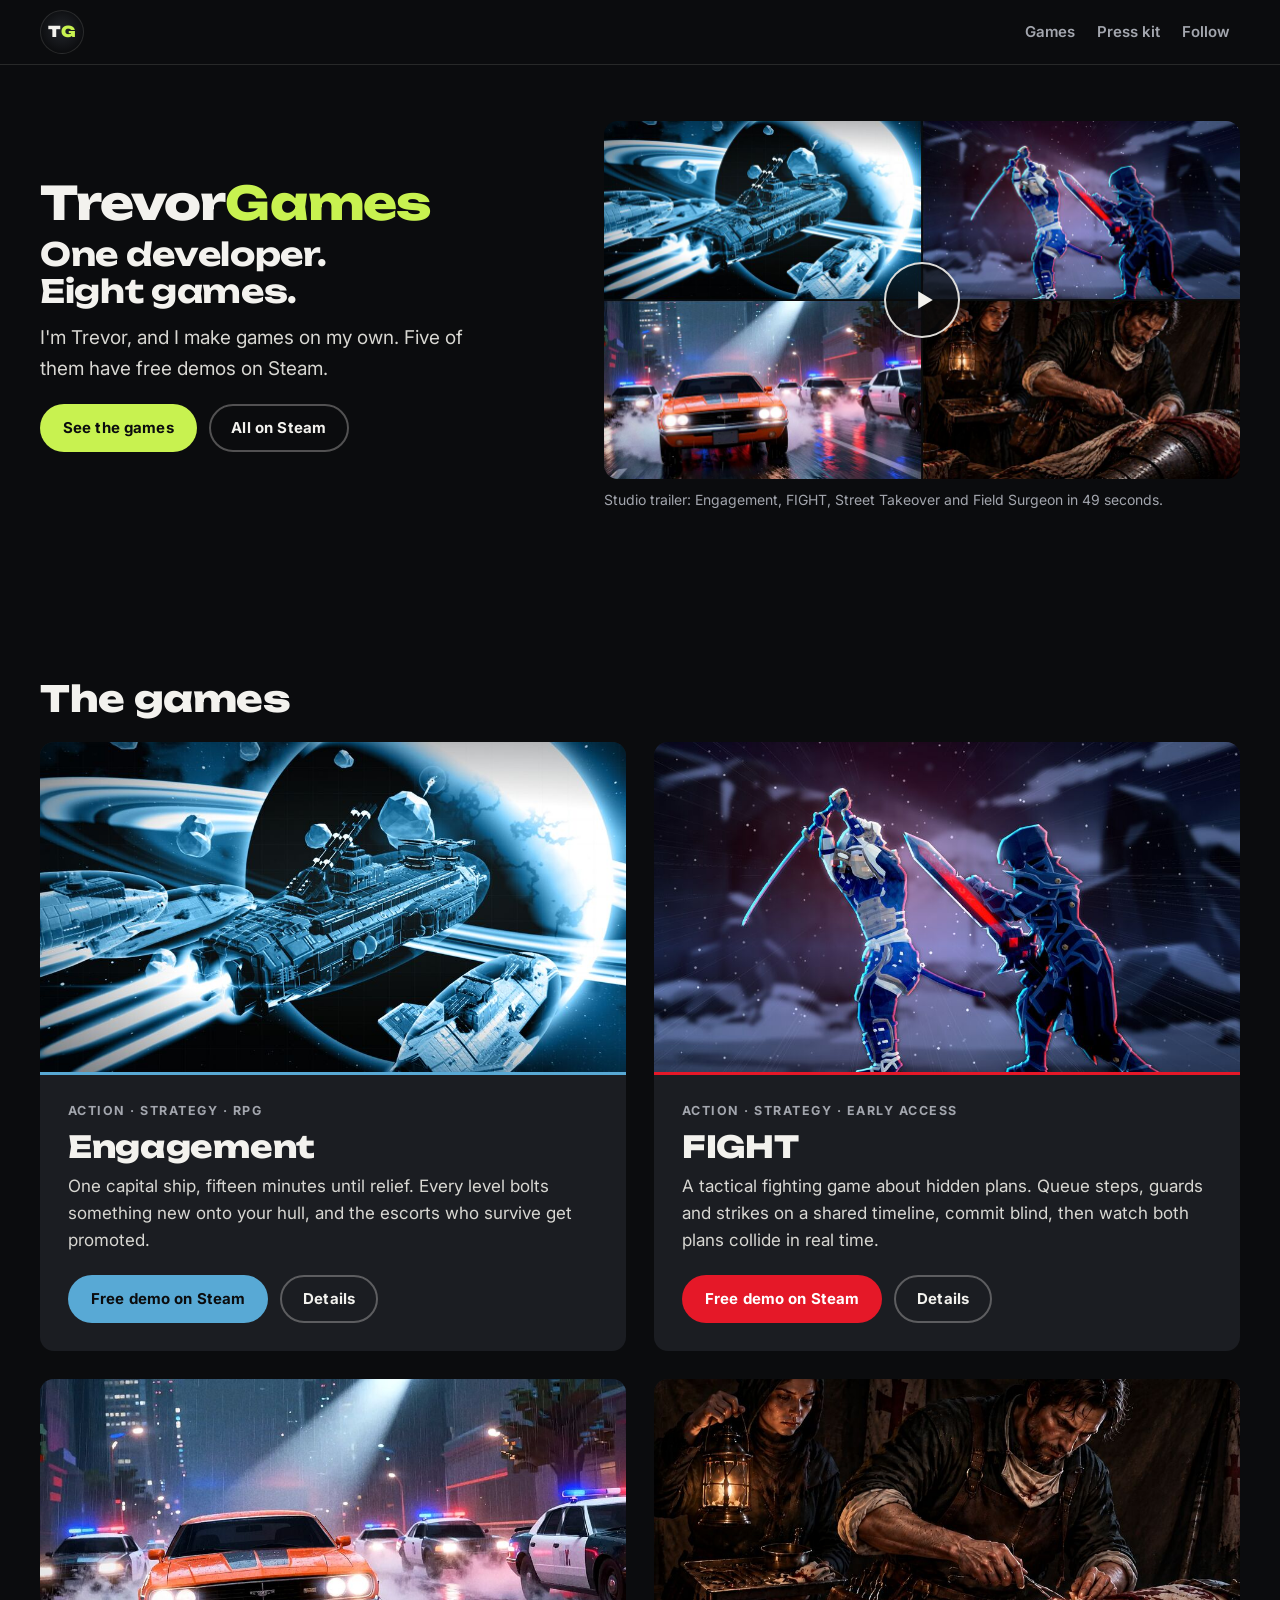
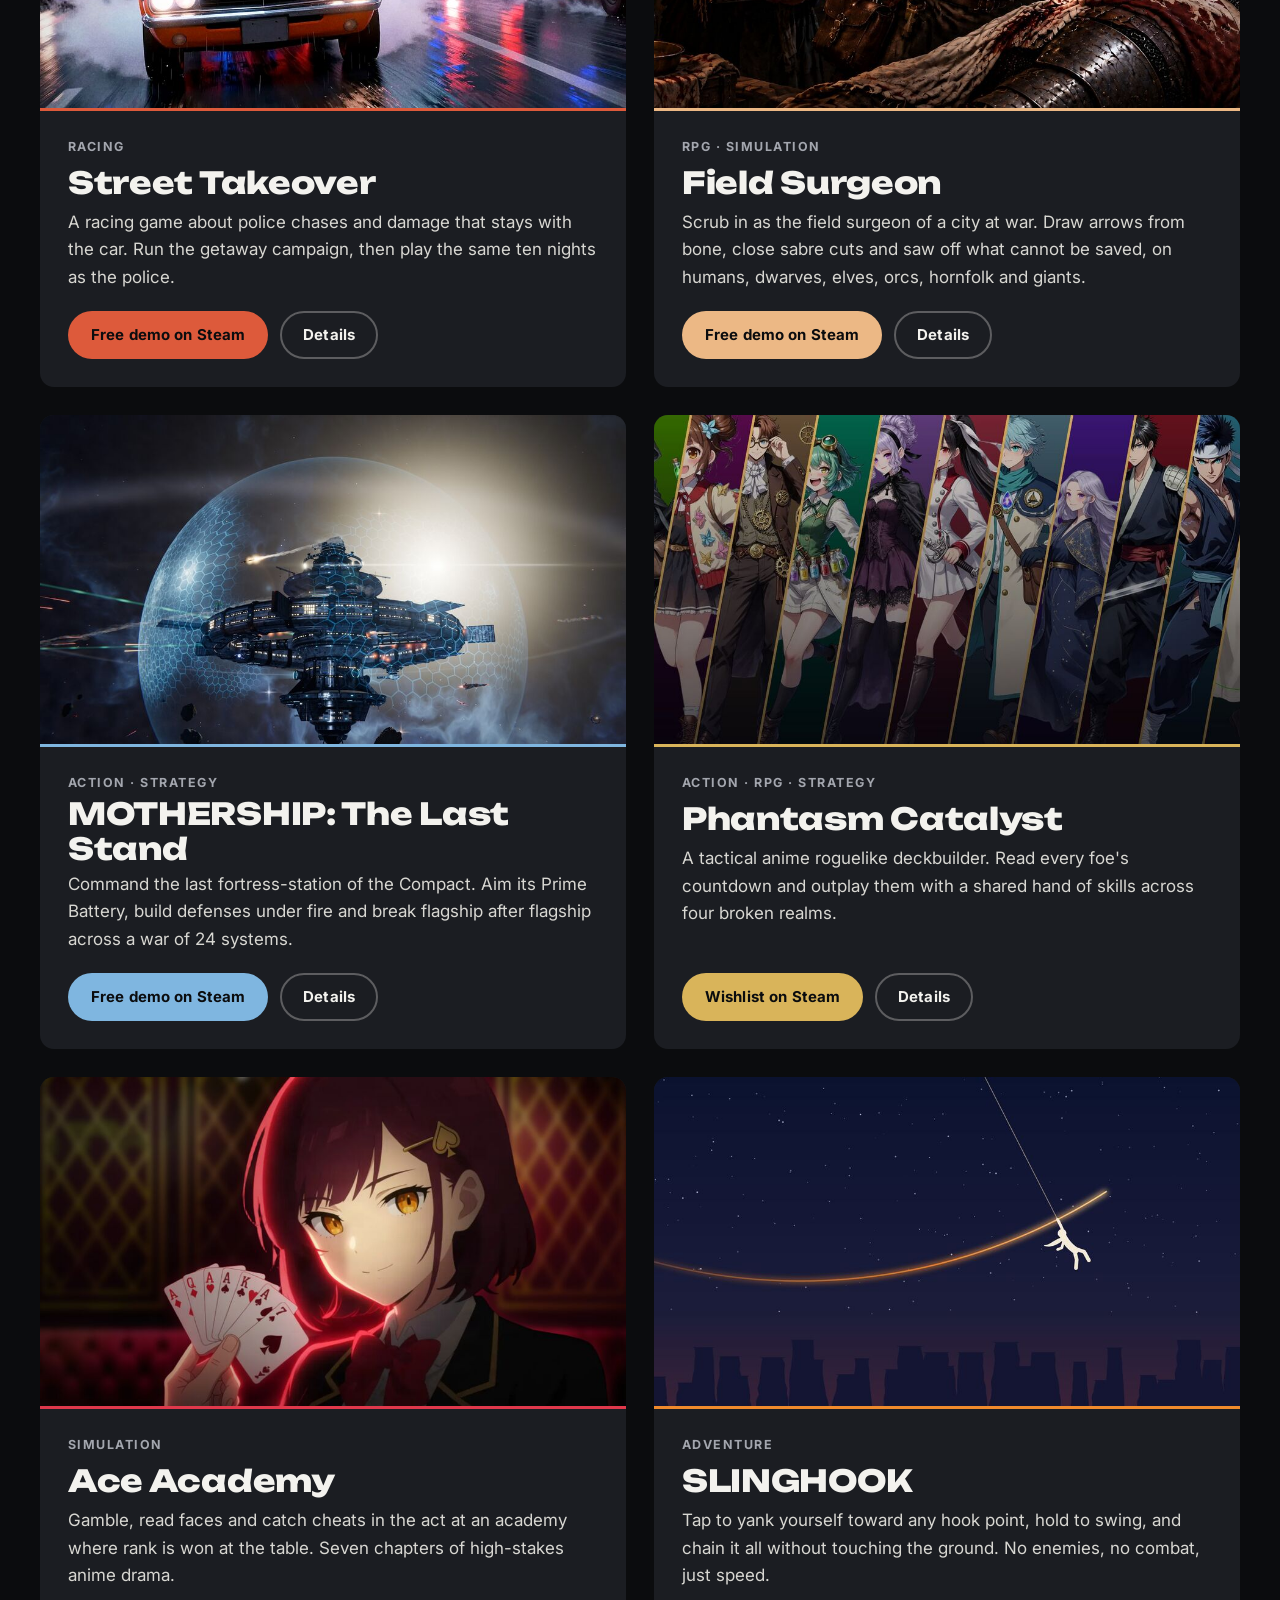
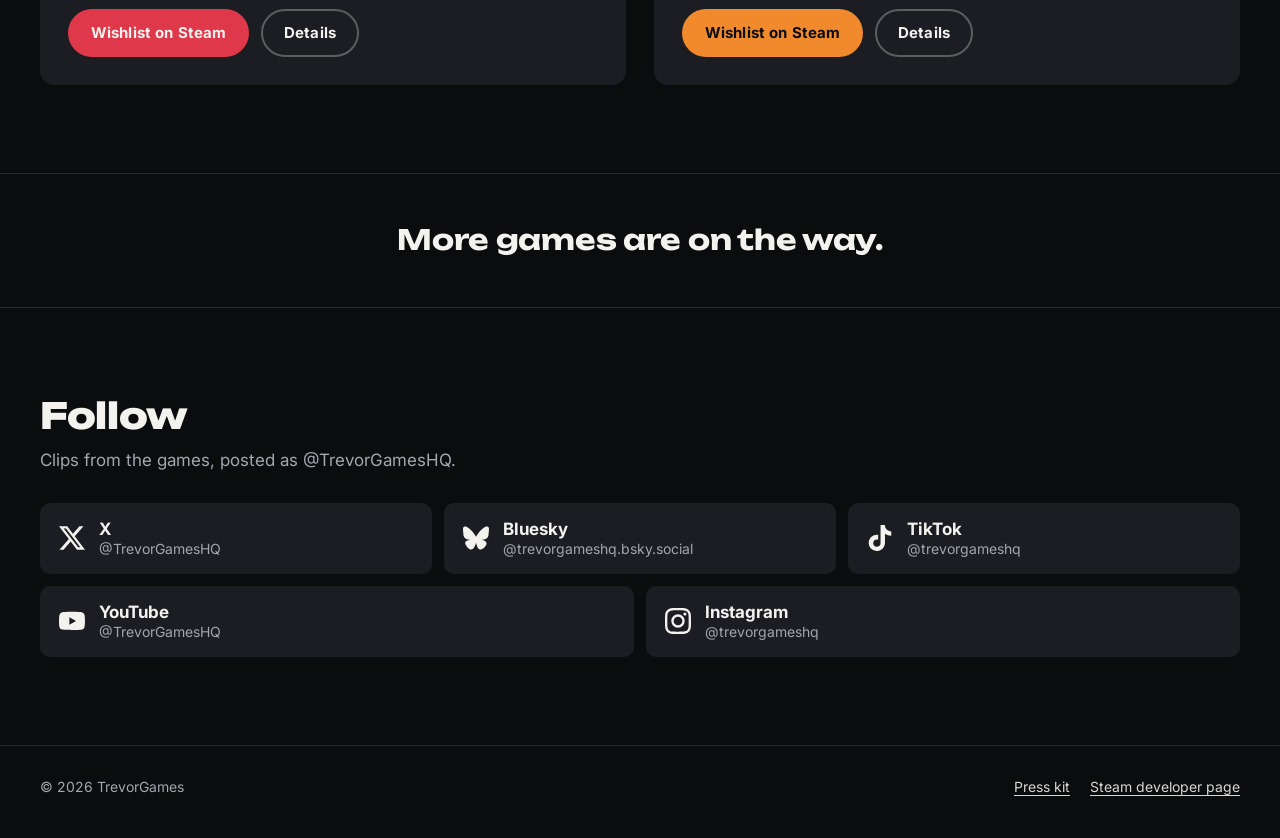
<file: index.html>
<!doctype html>
<html lang="en">
<head>
<meta charset="utf-8">
<meta name="viewport" content="width=device-width, initial-scale=1">
<title>TrevorGames · One developer. Eight games.</title>
<meta name="description" content="TrevorGames is Trevor, a solo developer making eight games for Steam. Engagement, FIGHT, Street Takeover, Field Surgeon and MOTHERSHIP have free demos.">
<link rel="canonical" href="https://trevorgameshq.com/">
<meta name="theme-color" content="#0B0C0E">
<meta name="color-scheme" content="dark">
<meta property="og:type" content="website">
<meta property="og:site_name" content="TrevorGames">
<meta property="og:title" content="TrevorGames: one developer, eight games">
<meta property="og:description" content="TrevorGames is Trevor, a solo developer making eight games for Steam. Engagement, FIGHT, Street Takeover, Field Surgeon and MOTHERSHIP have free demos.">
<meta property="og:url" content="https://trevorgameshq.com/">
<meta property="og:image" content="https://trevorgameshq.com/assets/img/og/home.jpg">
<meta property="og:image:width" content="1200">
<meta property="og:image:height" content="630">
<meta property="og:image:alt" content="TrevorGames: key art from all eight games above the wordmark">
<meta property="og:locale" content="en_US">
<meta name="twitter:card" content="summary_large_image">
<meta name="twitter:site" content="@TrevorGamesHQ">
<meta name="twitter:title" content="TrevorGames: one developer, eight games">
<meta name="twitter:description" content="TrevorGames is Trevor, a solo developer making eight games for Steam. Engagement, FIGHT, Street Takeover, Field Surgeon and MOTHERSHIP have free demos.">
<meta name="twitter:image" content="https://trevorgameshq.com/assets/img/og/home.jpg">
<meta name="twitter:image:alt" content="TrevorGames: key art from all eight games above the wordmark">
<link rel="icon" href="favicon.ico" sizes="16x16 32x32 48x48">
<link rel="icon" href="assets/icons/favicon-32.png" sizes="32x32" type="image/png">
<link rel="apple-touch-icon" href="assets/icons/apple-touch-icon.png">
<link rel="preload" href="assets/fonts/unbounded-latin.woff2" as="font" type="font/woff2" crossorigin>
<link rel="preload" href="assets/fonts/inter-latin.woff2" as="font" type="font/woff2" crossorigin>
<link rel="stylesheet" href="assets/css/site.css">
<script src="assets/js/site.js" defer></script>
<script type="application/ld+json">
{
  "@context": "https://schema.org",
  "@type": "Organization",
  "name": "TrevorGames",
  "url": "https://trevorgameshq.com/",
  "logo": "https://trevorgameshq.com/trevorgames/avatar_400.png",
  "description": "TrevorGames is Trevor, a solo game developer with eight games on Steam: Engagement, FIGHT, Street Takeover, Field Surgeon, MOTHERSHIP: The Last Stand, Phantasm Catalyst, Ace Academy and SLINGHOOK.",
  "founder": {
    "@type": "Person",
    "name": "Trevor"
  },
  "sameAs": [
    "https://x.com/TrevorGamesHQ",
    "https://bsky.app/profile/trevorgameshq.bsky.social",
    "https://www.tiktok.com/@trevorgameshq",
    "https://www.youtube.com/@TrevorGamesHQ",
    "https://www.instagram.com/trevorgameshq/",
    "https://store.steampowered.com/search/?developer=Trevor"
  ]
}
</script>
</head>
<body class="page-home">
<a class="skip-link" href="#main">Skip to content</a>
<header class="site-header">
  <div class="wrap">
    <a class="monogram" href="./" aria-label="TrevorGames home">T<span class="g">G</span></a>
    <nav class="nav" aria-label="Main">
      <a href="#games">Games</a>
      <a href="press/">Press<span class="nav-long">&nbsp;kit</span></a>
      <a href="#follow">Follow</a>
    </nav>
  </div>
</header>
<main id="main">
  <section class="home-hero" aria-labelledby="site-title">
    <div class="wrap">
      <div class="hero-copy">
        <h1 id="site-title" class="wordmark wordmark-xl">Trevor<span class="g">Games</span></h1>
        <p class="tagline"><span>One developer.</span> <span>Eight games.</span></p>
        <p class="intro">I'm Trevor, and I make games on my own. Five of them have free demos on Steam.</p>
        <div class="actions">
          <a class="btn btn-primary" href="#games">See the games</a>
          <a class="btn btn-ghost" href="https://store.steampowered.com/search/?developer=Trevor&amp;utm_source=website&amp;utm_medium=web&amp;utm_campaign=home&amp;utm_content=trevorgames">All on Steam</a>
        </div>
      </div>
      <figure class="hero-video">
        <div class="player" data-label="Play the TrevorGames trailer">
          <video controls playsinline preload="none" poster="assets/img/home/trailer-poster.jpg" width="1920" height="1080" src="trevorgames/trevorgames_trailer.mp4" aria-label="TrevorGames trailer"></video>
        </div>
        <figcaption>Studio trailer: Engagement, FIGHT, Street Takeover and Field Surgeon in 49 seconds.</figcaption>
      </figure>
    </div>
  </section>

  <section id="games" class="section games" aria-labelledby="games-title">
    <div class="wrap">
      <h2 id="games-title" class="section-title">The games</h2>
      <div class="cards">
      <article class="card t-engagement">
        <a class="card-art" href="games/engagement/" tabindex="-1" aria-hidden="true">
          <img src="assets/img/engagement/card-960.jpg" srcset="assets/img/engagement/card-960.jpg 960w, assets/img/engagement/card-1920.jpg 1920w" sizes="(min-width: 1280px) 586px, (min-width: 800px) calc(50vw - 56px), calc(100vw - 32px)" width="960" height="540" alt="Engagement key art: a capital ship and its escorts in front of a ringed planet" loading="lazy" decoding="async">
        </a>
        <div class="card-body">
          <p class="eyebrow">Action · Strategy · RPG</p>
          <h3 class="card-title"><a href="games/engagement/">Engagement</a></h3>
          <p class="card-pitch">One capital ship, fifteen minutes until relief. Every level bolts something new onto your hull, and the escorts who survive get promoted.</p>
          <div class="actions">
            <a class="btn btn-primary" href="https://store.steampowered.com/app/5195200/Engagement/?utm_source=website&amp;utm_medium=web&amp;utm_campaign=home&amp;utm_content=engagement">Free demo on Steam</a>
            <a class="btn btn-ghost" href="games/engagement/" aria-label="Engagement details">Details</a>
          </div>
        </div>
      </article>
      <article class="card t-fight">
        <a class="card-art" href="games/fight/" tabindex="-1" aria-hidden="true">
          <img src="assets/img/fight/card-960.jpg" srcset="assets/img/fight/card-960.jpg 960w, assets/img/fight/card-1920.jpg 1920w" sizes="(min-width: 1280px) 586px, (min-width: 800px) calc(50vw - 56px), calc(100vw - 32px)" width="960" height="540" alt="FIGHT key art: a white and blue samurai and a hooded fighter with a red greatsword clash in the snow" loading="lazy" decoding="async">
        </a>
        <div class="card-body">
          <p class="eyebrow">Action · Strategy · Early Access</p>
          <h3 class="card-title"><a href="games/fight/">FIGHT</a></h3>
          <p class="card-pitch">A tactical fighting game about hidden plans. Queue steps, guards and strikes on a shared timeline, commit blind, then watch both plans collide in real time.</p>
          <div class="actions">
            <a class="btn btn-primary" href="https://store.steampowered.com/app/5200410/FIGHT/?utm_source=website&amp;utm_medium=web&amp;utm_campaign=home&amp;utm_content=fight">Free demo on Steam</a>
            <a class="btn btn-ghost" href="games/fight/" aria-label="FIGHT details">Details</a>
          </div>
        </div>
      </article>
      <article class="card t-street-takeover">
        <a class="card-art" href="games/street-takeover/" tabindex="-1" aria-hidden="true">
          <img src="assets/img/street-takeover/card-960.jpg" srcset="assets/img/street-takeover/card-960.jpg 960w, assets/img/street-takeover/card-1920.jpg 1920w" sizes="(min-width: 1280px) 586px, (min-width: 800px) calc(50vw - 56px), calc(100vw - 32px)" width="960" height="540" alt="Street Takeover key art: an orange muscle car with police cruisers behind it on a wet city street at night" loading="lazy" decoding="async">
        </a>
        <div class="card-body">
          <p class="eyebrow">Racing</p>
          <h3 class="card-title"><a href="games/street-takeover/">Street Takeover</a></h3>
          <p class="card-pitch">A racing game about police chases and damage that stays with the car. Run the getaway campaign, then play the same ten nights as the police.</p>
          <div class="actions">
            <a class="btn btn-primary" href="https://store.steampowered.com/app/5311310/Street_Takeover/?utm_source=website&amp;utm_medium=web&amp;utm_campaign=home&amp;utm_content=street-takeover">Free demo on Steam</a>
            <a class="btn btn-ghost" href="games/street-takeover/" aria-label="Street Takeover details">Details</a>
          </div>
        </div>
      </article>
      <article class="card t-field-surgeon">
        <a class="card-art" href="games/field-surgeon/" tabindex="-1" aria-hidden="true">
          <img src="assets/img/field-surgeon/card-960.jpg" srcset="assets/img/field-surgeon/card-960.jpg 960w, assets/img/field-surgeon/card-1920.jpg 1920w" sizes="(min-width: 1280px) 586px, (min-width: 800px) calc(50vw - 56px), calc(100vw - 32px)" width="960" height="540" alt="Field Surgeon key art: a surgeon operates on an armoured patient by lantern light in a war tent" loading="lazy" decoding="async">
        </a>
        <div class="card-body">
          <p class="eyebrow">RPG · Simulation</p>
          <h3 class="card-title"><a href="games/field-surgeon/">Field Surgeon</a></h3>
          <p class="card-pitch">Scrub in as the field surgeon of a city at war. Draw arrows from bone, close sabre cuts and saw off what cannot be saved, on humans, dwarves, elves, orcs, hornfolk and giants.</p>
          <div class="actions">
            <a class="btn btn-primary" href="https://store.steampowered.com/app/5339030/Field_Surgeon/?utm_source=website&amp;utm_medium=web&amp;utm_campaign=home&amp;utm_content=field-surgeon">Free demo on Steam</a>
            <a class="btn btn-ghost" href="games/field-surgeon/" aria-label="Field Surgeon details">Details</a>
          </div>
        </div>
      </article>
      <article class="card t-mothership">
        <a class="card-art" href="games/mothership/" tabindex="-1" aria-hidden="true">
          <img src="assets/img/mothership/card-960.jpg" srcset="assets/img/mothership/card-960.jpg 960w, assets/img/mothership/card-1920.jpg 1920w" sizes="(min-width: 1280px) 586px, (min-width: 800px) calc(50vw - 56px), calc(100vw - 32px)" width="960" height="540" alt="MOTHERSHIP key art: a fortress-station under a hexagonal shield, firing on attacking ships" loading="lazy" decoding="async">
        </a>
        <div class="card-body">
          <p class="eyebrow">Action · Strategy</p>
          <h3 class="card-title"><a href="games/mothership/">MOTHERSHIP: The Last Stand</a></h3>
          <p class="card-pitch">Command the last fortress-station of the Compact. Aim its Prime Battery, build defenses under fire and break flagship after flagship across a war of 24 systems.</p>
          <div class="actions">
            <a class="btn btn-primary" href="https://store.steampowered.com/app/5375740/MOTHERSHIP_The_Last_Stand/?utm_source=website&amp;utm_medium=web&amp;utm_campaign=home&amp;utm_content=mothership">Free demo on Steam</a>
            <a class="btn btn-ghost" href="games/mothership/" aria-label="MOTHERSHIP: The Last Stand details">Details</a>
          </div>
        </div>
      </article>
      <article class="card t-phantasm-catalyst">
        <a class="card-art" href="games/phantasm-catalyst/" tabindex="-1" aria-hidden="true">
          <img src="assets/img/phantasm-catalyst/card-960.jpg" srcset="assets/img/phantasm-catalyst/card-960.jpg 960w, assets/img/phantasm-catalyst/card-1920.jpg 1920w" sizes="(min-width: 1280px) 586px, (min-width: 800px) calc(50vw - 56px), calc(100vw - 32px)" width="960" height="540" alt="Phantasm Catalyst key art: a line of anime heroes, each on a different coloured panel" loading="lazy" decoding="async">
        </a>
        <div class="card-body">
          <p class="eyebrow">Action · RPG · Strategy</p>
          <h3 class="card-title"><a href="games/phantasm-catalyst/">Phantasm Catalyst</a></h3>
          <p class="card-pitch">A tactical anime roguelike deckbuilder. Read every foe&#x27;s countdown and outplay them with a shared hand of skills across four broken realms.</p>
          <div class="actions">
            <a class="btn btn-primary" href="https://store.steampowered.com/app/5380940/Phantasm_Catalyst/?utm_source=website&amp;utm_medium=web&amp;utm_campaign=home&amp;utm_content=phantasm-catalyst">Wishlist on Steam</a>
            <a class="btn btn-ghost" href="games/phantasm-catalyst/" aria-label="Phantasm Catalyst details">Details</a>
          </div>
        </div>
      </article>
      <article class="card t-ace-academy">
        <a class="card-art" href="games/ace-academy/" tabindex="-1" aria-hidden="true">
          <img src="assets/img/ace-academy/card-960.jpg" srcset="assets/img/ace-academy/card-960.jpg 960w, assets/img/ace-academy/card-1920.jpg 1920w" sizes="(min-width: 1280px) 586px, (min-width: 800px) calc(50vw - 56px), calc(100vw - 32px)" width="960" height="540" alt="Ace Academy key art: a student in a black blazer holds a fan of cards in a red-lit card room" loading="lazy" decoding="async">
        </a>
        <div class="card-body">
          <p class="eyebrow">Simulation</p>
          <h3 class="card-title"><a href="games/ace-academy/">Ace Academy</a></h3>
          <p class="card-pitch">Gamble, read faces and catch cheats in the act at an academy where rank is won at the table. Seven chapters of high-stakes anime drama.</p>
          <div class="actions">
            <a class="btn btn-primary" href="https://store.steampowered.com/app/5386160/Ace_Academy/?utm_source=website&amp;utm_medium=web&amp;utm_campaign=home&amp;utm_content=ace-academy">Wishlist on Steam</a>
            <a class="btn btn-ghost" href="games/ace-academy/" aria-label="Ace Academy details">Details</a>
          </div>
        </div>
      </article>
      <article class="card t-slinghook">
        <a class="card-art" href="games/slinghook/" tabindex="-1" aria-hidden="true">
          <img src="assets/img/slinghook/card-960.jpg" srcset="assets/img/slinghook/card-960.jpg 960w, assets/img/slinghook/card-1920.jpg 1920w" sizes="(min-width: 1280px) 586px, (min-width: 800px) calc(50vw - 56px), calc(100vw - 32px)" width="960" height="540" alt="SLINGHOOK key art: a figure swings on a rope across a starry night sky above stone spires" loading="lazy" decoding="async">
        </a>
        <div class="card-body">
          <p class="eyebrow">Adventure</p>
          <h3 class="card-title"><a href="games/slinghook/">SLINGHOOK</a></h3>
          <p class="card-pitch">Tap to yank yourself toward any hook point, hold to swing, and chain it all without touching the ground. No enemies, no combat, just speed.</p>
          <div class="actions">
            <a class="btn btn-primary" href="https://store.steampowered.com/app/5377860/SLINGHOOK/?utm_source=website&amp;utm_medium=web&amp;utm_campaign=home&amp;utm_content=slinghook">Wishlist on Steam</a>
            <a class="btn btn-ghost" href="games/slinghook/" aria-label="SLINGHOOK details">Details</a>
          </div>
        </div>
      </article>
      </div>
    </div>
  </section>

  <section class="more" aria-label="Coming later">
    <div class="wrap">
      <p>More games are on the way.</p>
    </div>
  </section>

<section id="follow" class="section follow" aria-labelledby="follow-title">
  <div class="wrap">
    <h2 id="follow-title" class="section-title">Follow</h2>
    <p class="section-lede">Clips from the games, posted as @TrevorGamesHQ.</p>
    <ul class="follow-list">
      <li><a href="https://x.com/TrevorGamesHQ" rel="me"><svg viewBox="0 0 24 24" aria-hidden="true" focusable="false"><path fill="currentColor" d="M18.901 1.153h3.68l-8.04 9.19L24 22.846h-7.406l-5.8-7.584-6.638 7.584H.474l8.6-9.83L0 1.154h7.594l5.243 6.932ZM17.61 20.644h2.039L6.486 3.24H4.298Z"/></svg><span><span class="name">X</span><span class="handle">@TrevorGamesHQ</span></span></a></li>
      <li><a href="https://bsky.app/profile/trevorgameshq.bsky.social" rel="me"><svg viewBox="0 0 24 24" aria-hidden="true" focusable="false"><path fill="currentColor" d="M12 10.8c-1.087-2.114-4.046-6.053-6.798-7.995C2.566.944 1.561 1.266.902 1.565.139 1.908 0 3.08 0 3.768c0 .69.378 5.65.624 6.479.815 2.736 3.713 3.66 6.383 3.364.136-.02.275-.039.415-.056-.138.022-.276.04-.415.056-3.912.58-7.387 2.005-2.83 7.078 5.013 5.19 6.87-1.113 7.823-4.308.953 3.195 2.05 9.271 7.733 4.308 4.267-4.308 1.172-6.498-2.74-7.078a8.741 8.741 0 0 1-.415-.056c.14.017.279.036.415.056 2.67.297 5.568-.628 6.383-3.364.246-.828.624-5.79.624-6.478 0-.69-.139-1.861-.902-2.206-.659-.298-1.664-.62-4.3 1.24C16.046 4.748 13.087 8.687 12 10.8Z"/></svg><span><span class="name">Bluesky</span><span class="handle">@trevorgameshq.bsky.social</span></span></a></li>
      <li><a href="https://www.tiktok.com/@trevorgameshq" rel="me"><svg viewBox="0 0 24 24" aria-hidden="true" focusable="false"><path fill="currentColor" d="M12.525.02c1.31-.02 2.61-.01 3.91-.02.08 1.53.63 3.09 1.75 4.17 1.12 1.11 2.7 1.62 4.24 1.79v4.03c-1.44-.05-2.89-.35-4.2-.97-.57-.26-1.1-.59-1.62-.93-.01 2.92.01 5.84-.02 8.75-.08 1.4-.54 2.79-1.35 3.94-1.31 1.92-3.58 3.17-5.91 3.21-1.43.08-2.86-.31-4.08-1.03-2.02-1.19-3.44-3.37-3.65-5.71-.02-.5-.03-1-.01-1.49.18-1.9 1.12-3.72 2.58-4.96 1.66-1.44 3.98-2.13 6.15-1.72.02 1.48-.04 2.96-.04 4.44-.99-.32-2.15-.23-3.02.37-.63.41-1.11 1.04-1.36 1.75-.21.51-.15 1.07-.14 1.61.24 1.64 1.82 3.02 3.5 2.87 1.12-.01 2.19-.66 2.77-1.61.19-.33.4-.67.41-1.06.1-1.79.06-3.57.07-5.36.01-4.03-.01-8.05.02-12.07z"/></svg><span><span class="name">TikTok</span><span class="handle">@trevorgameshq</span></span></a></li>
      <li><a href="https://www.youtube.com/@TrevorGamesHQ" rel="me"><svg viewBox="0 0 24 24" aria-hidden="true" focusable="false"><path fill="currentColor" d="M23.498 6.186a3.016 3.016 0 0 0-2.122-2.136C19.505 3.545 12 3.545 12 3.545s-7.505 0-9.377.505A3.017 3.017 0 0 0 .502 6.186C0 8.07 0 12 0 12s0 3.93.502 5.814a3.016 3.016 0 0 0 2.122 2.136c1.871.505 9.376.505 9.376.505s7.505 0 9.377-.505a3.015 3.015 0 0 0 2.122-2.136C24 15.93 24 12 24 12s0-3.93-.502-5.814zM9.545 15.568V8.432L15.818 12l-6.273 3.568z"/></svg><span><span class="name">YouTube</span><span class="handle">@TrevorGamesHQ</span></span></a></li>
      <li><a href="https://www.instagram.com/trevorgameshq/" rel="me"><svg viewBox="0 0 24 24" aria-hidden="true" focusable="false"><path fill="currentColor" d="M7.0301.084c-1.2768.0602-2.1487.264-2.911.5634-.7888.3075-1.4575.72-2.1228 1.3877-.6652.6677-1.075 1.3368-1.3802 2.127-.2954.7638-.4956 1.6365-.552 2.914-.0564 1.2775-.0689 1.6882-.0626 4.947.0062 3.2586.0206 3.6671.0825 4.9473.061 1.2765.264 2.1482.5635 2.9107.308.7889.72 1.4573 1.388 2.1228.6679.6655 1.3365 1.0743 2.1285 1.38.7632.295 1.6361.4961 2.9134.552 1.2773.056 1.6884.069 4.9462.0627 3.2578-.0062 3.668-.0207 4.9478-.0814 1.28-.0607 2.147-.2652 2.9098-.5633.7889-.3086 1.4578-.72 2.1228-1.3881.665-.6682 1.0745-1.3378 1.3795-2.1284.2957-.7632.4966-1.636.552-2.9124.056-1.2809.0692-1.6898.063-4.948-.0063-3.2583-.021-3.6668-.0817-4.9465-.0607-1.2797-.264-2.1487-.5633-2.9117-.3084-.7889-.72-1.4568-1.3876-2.1228C21.2982 1.33 20.628.9208 19.8378.6165 19.074.321 18.2017.1197 16.9244.0645 15.6471.0093 15.236-.005 11.977.0014 8.718.0076 8.31.0215 7.0301.0839m.1402 21.6932c-1.17-.0509-1.8053-.2453-2.2287-.408-.5606-.216-.96-.4771-1.3819-.895-.422-.4178-.6811-.8186-.9-1.378-.1644-.4234-.3624-1.058-.4171-2.228-.0595-1.2645-.072-1.6442-.079-4.848-.007-3.2037.0053-3.583.0607-4.848.05-1.169.2456-1.805.408-2.2282.216-.5613.4762-.96.895-1.3816.4188-.4217.8184-.6814 1.3783-.9003.423-.1651 1.0575-.3614 2.227-.4171 1.2655-.06 1.6447-.072 4.848-.079 3.2033-.007 3.5835.005 4.8495.0608 1.169.0508 1.8053.2445 2.228.408.5608.216.96.4754 1.3816.895.4217.4194.6816.8176.9005 1.3787.1653.4217.3617 1.056.4169 2.2263.0602 1.2655.0739 1.645.0796 4.848.0058 3.203-.0055 3.5834-.061 4.848-.051 1.17-.245 1.8055-.408 2.2294-.216.5604-.4763.96-.8954 1.3814-.419.4215-.8181.6811-1.3783.9-.4224.1649-1.0577.3617-2.2262.4174-1.2656.0595-1.6448.072-4.8493.079-3.2045.007-3.5825-.006-4.848-.0608M16.953 5.5864A1.44 1.44 0 1 0 18.39 4.144a1.44 1.44 0 0 0-1.437 1.4424M5.8385 12.012c.0067 3.4032 2.7706 6.1557 6.173 6.1493 3.4026-.0065 6.157-2.7701 6.1506-6.1733-.0065-3.4032-2.771-6.1565-6.174-6.1498-3.403.0067-6.156 2.771-6.1496 6.1738M8 12.0077a4 4 0 1 1 4.008 3.9921A3.9996 3.9996 0 0 1 8 12.0077"/></svg><span><span class="name">Instagram</span><span class="handle">@trevorgameshq</span></span></a></li>
    </ul>
  </div>
</section>
</main>
<footer class="site-footer">
  <div class="wrap">
    <p>&copy; 2026 TrevorGames</p>
    <nav aria-label="Footer">
      <a href="press/">Press kit</a>
      <a href="https://store.steampowered.com/search/?developer=Trevor&amp;utm_source=website&amp;utm_medium=web&amp;utm_campaign=home&amp;utm_content=trevorgames">Steam developer page</a>
    </nav>
  </div>
</footer>
</body>
</html>
</file>
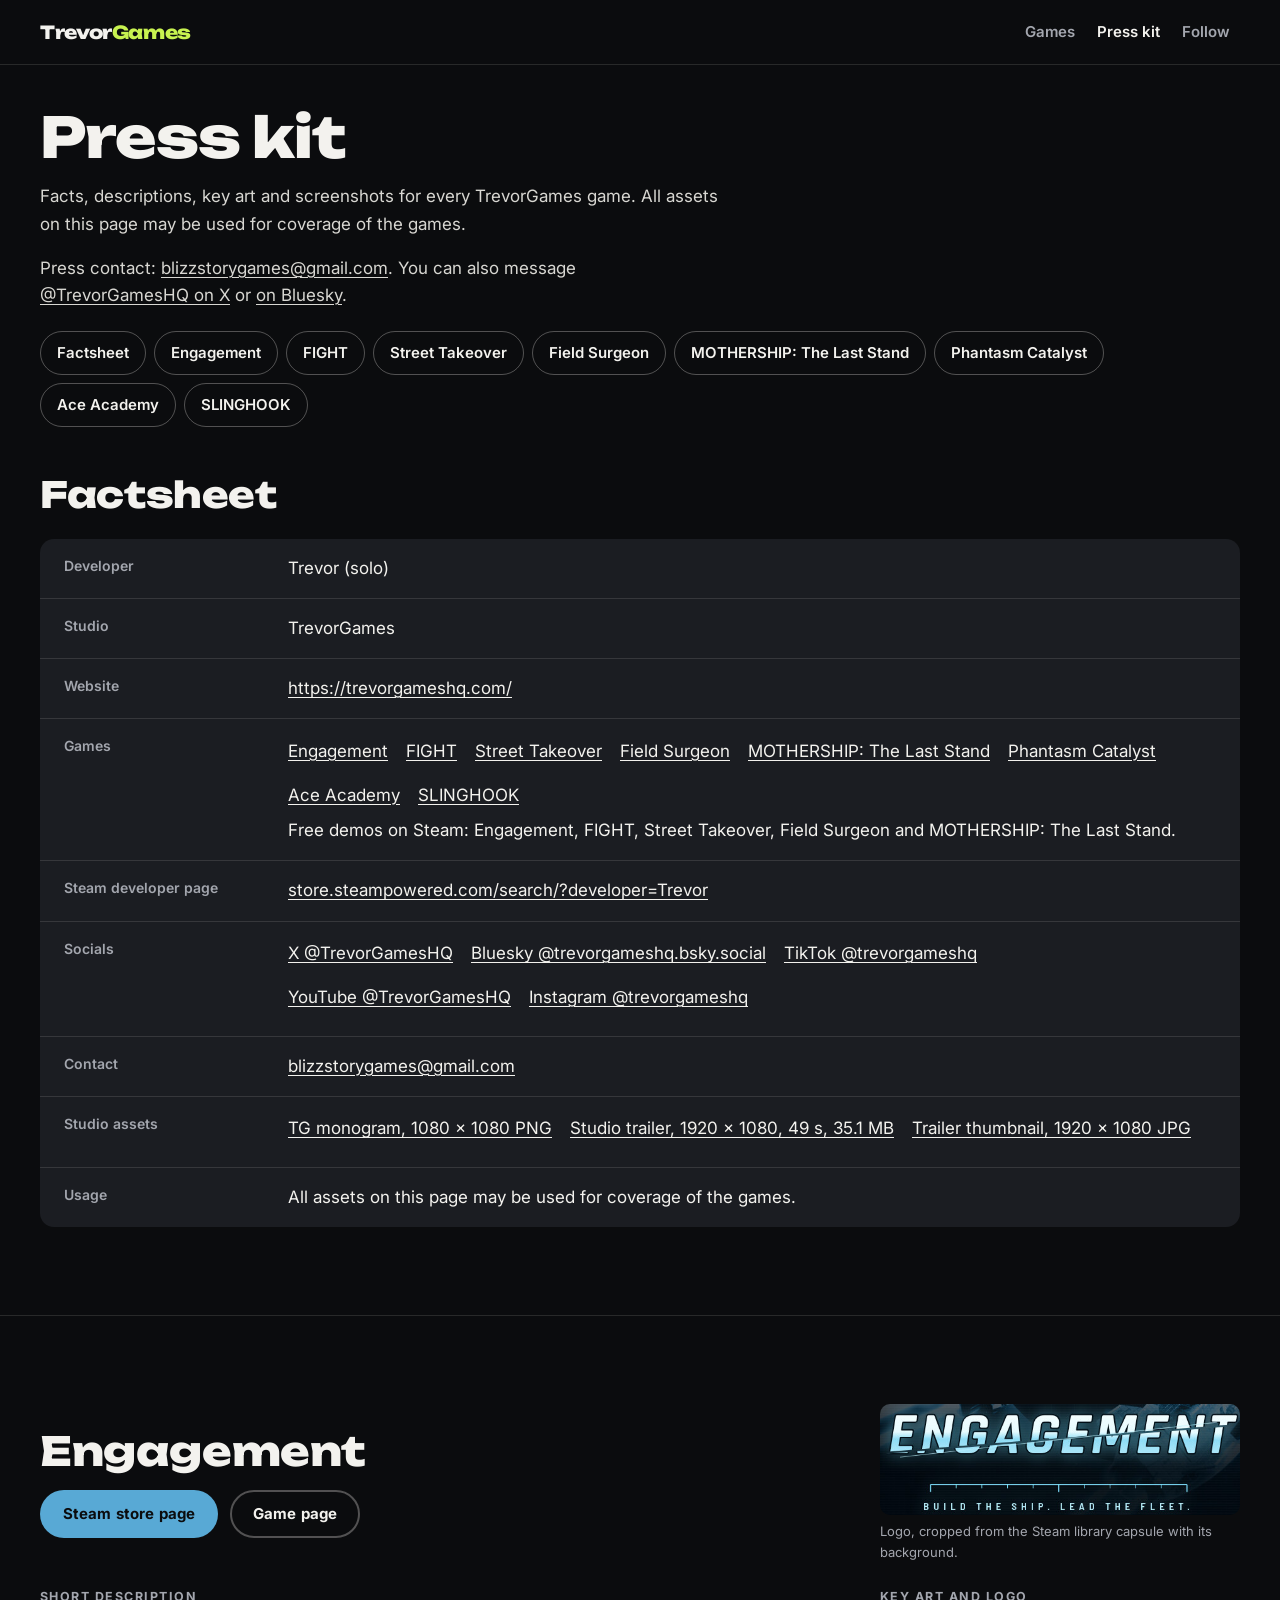
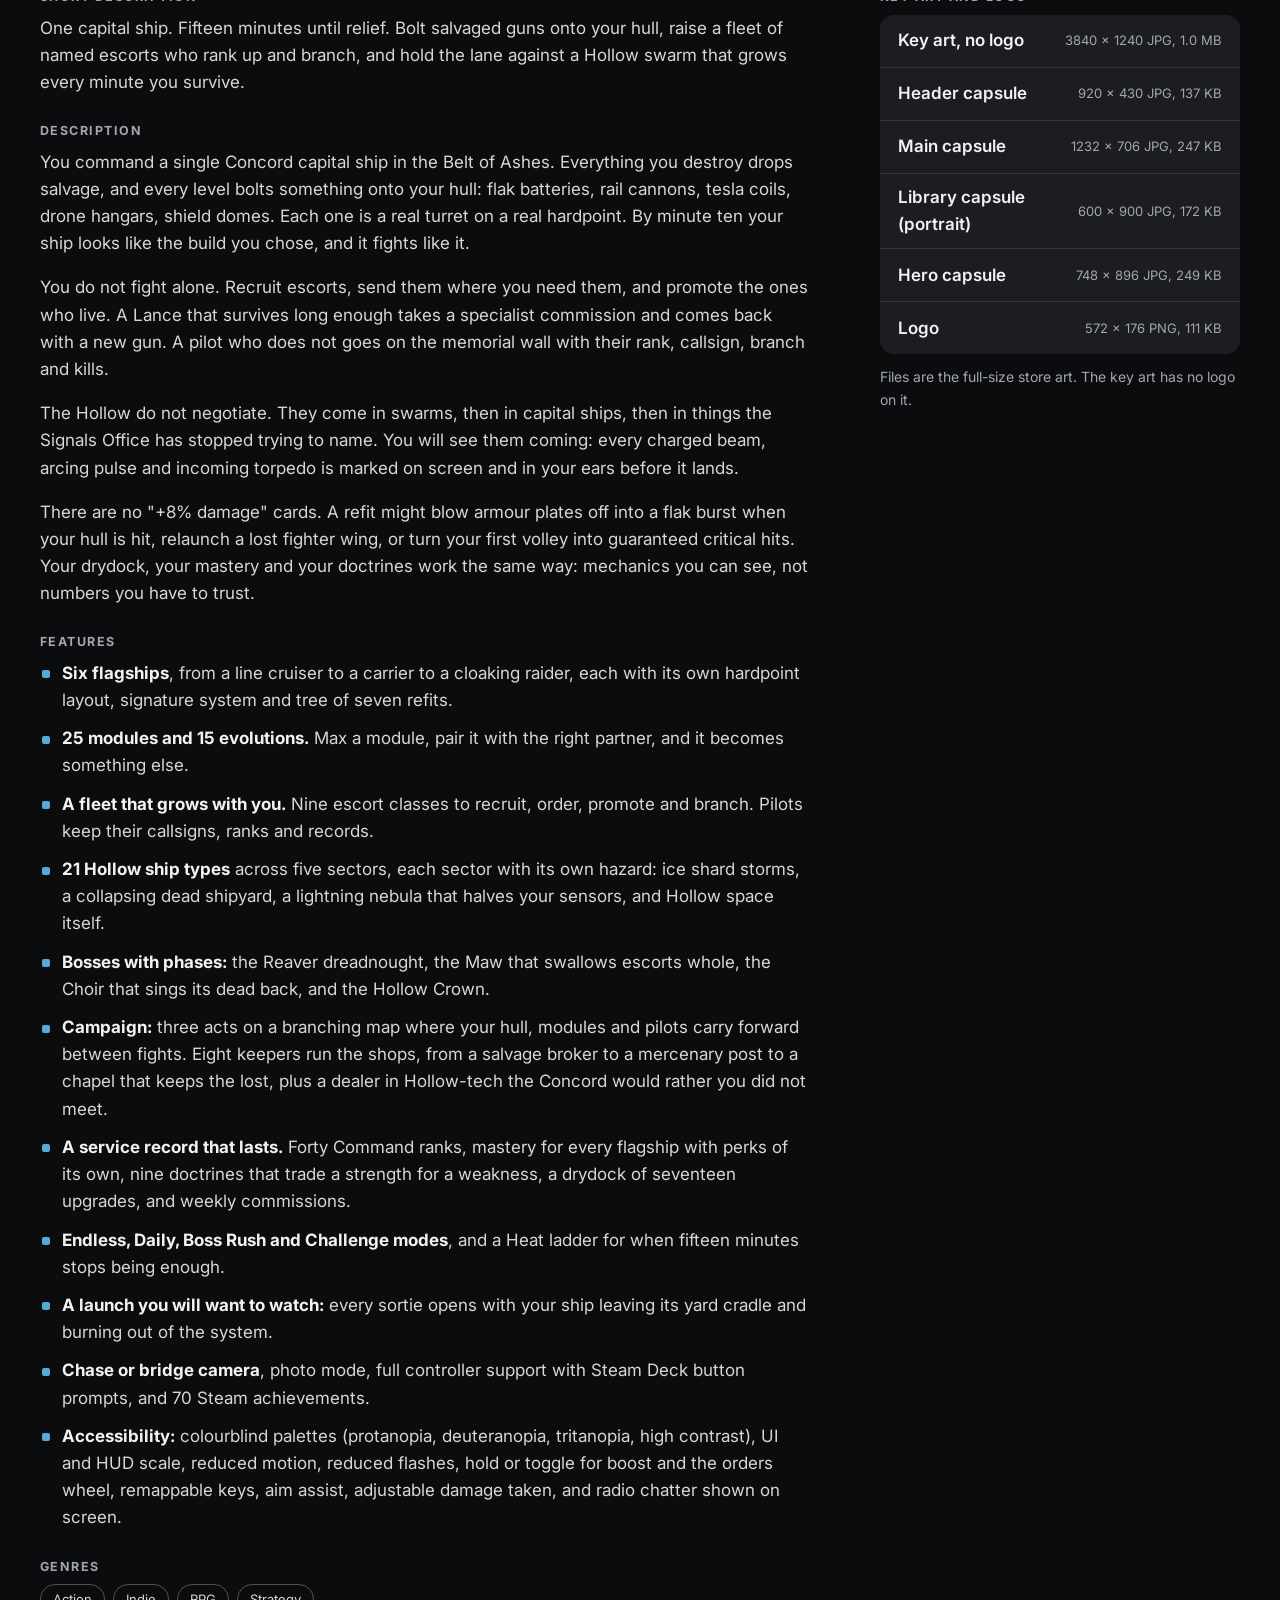
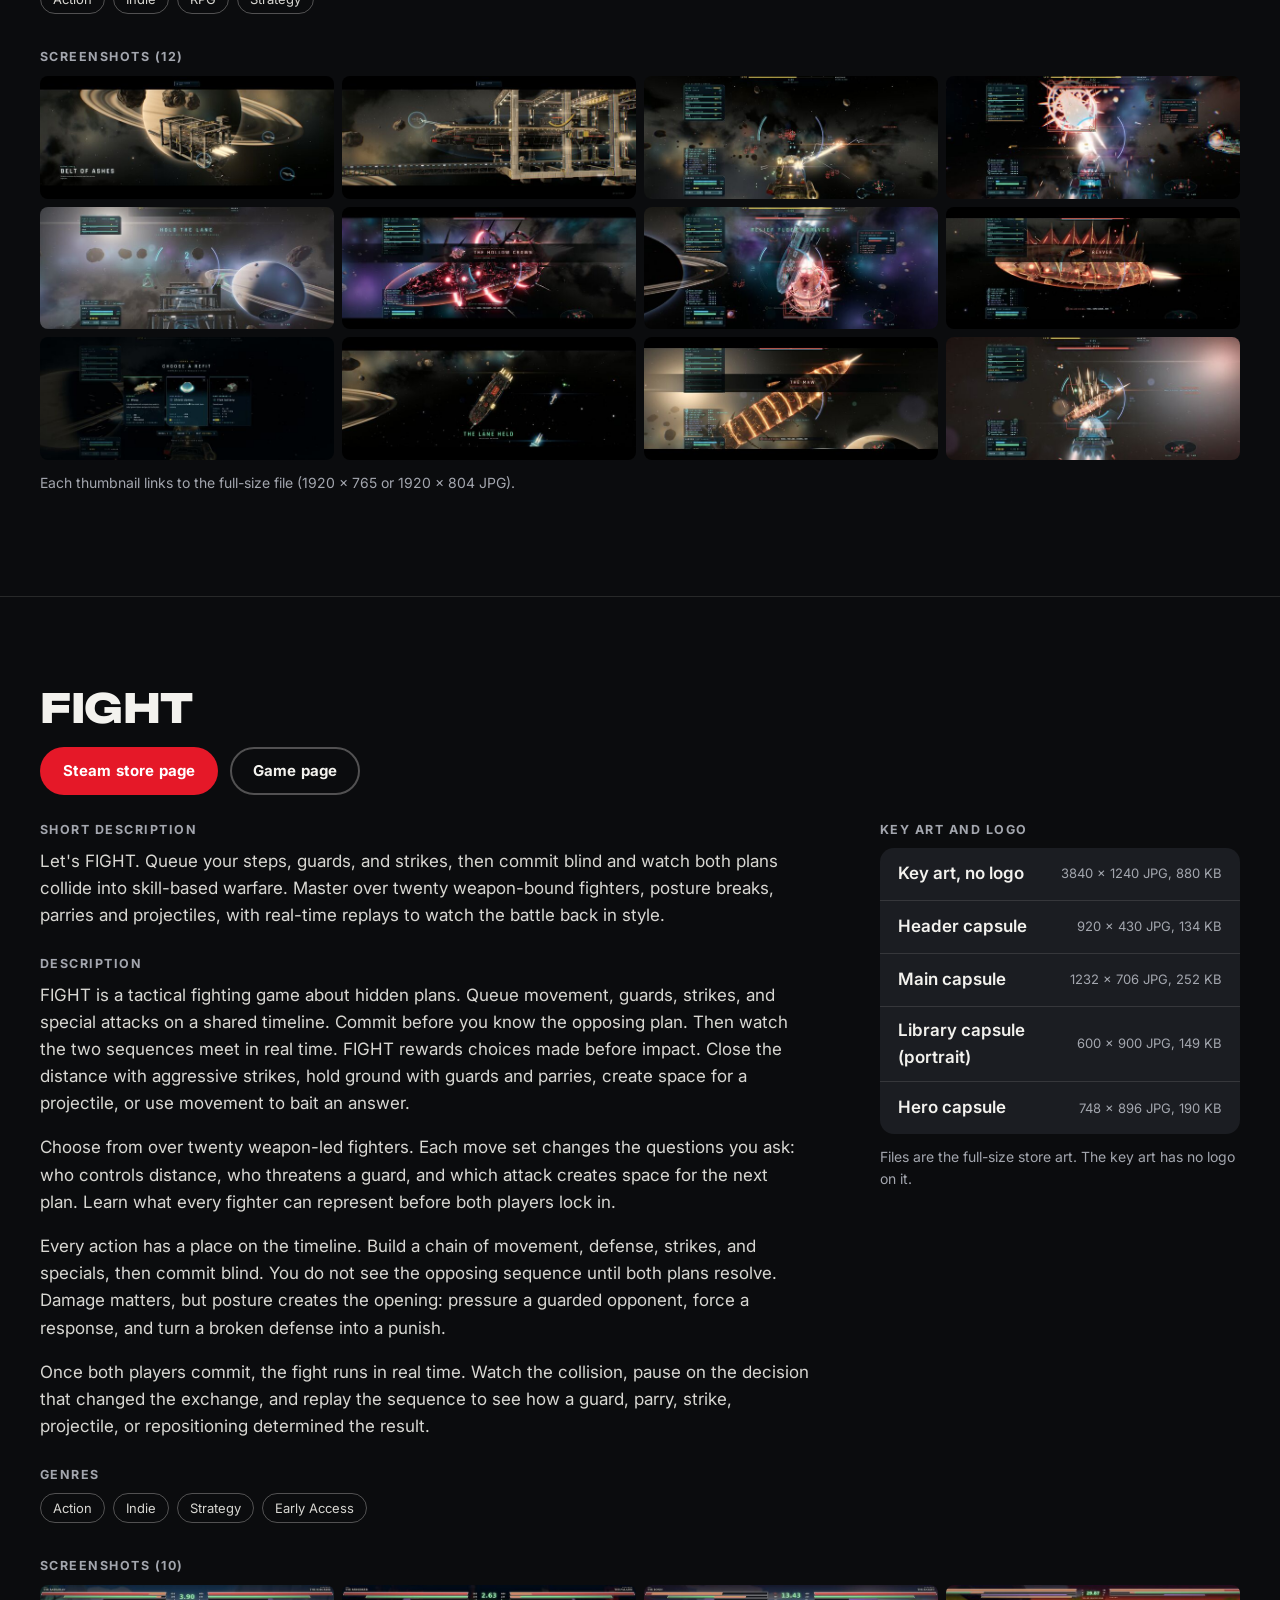
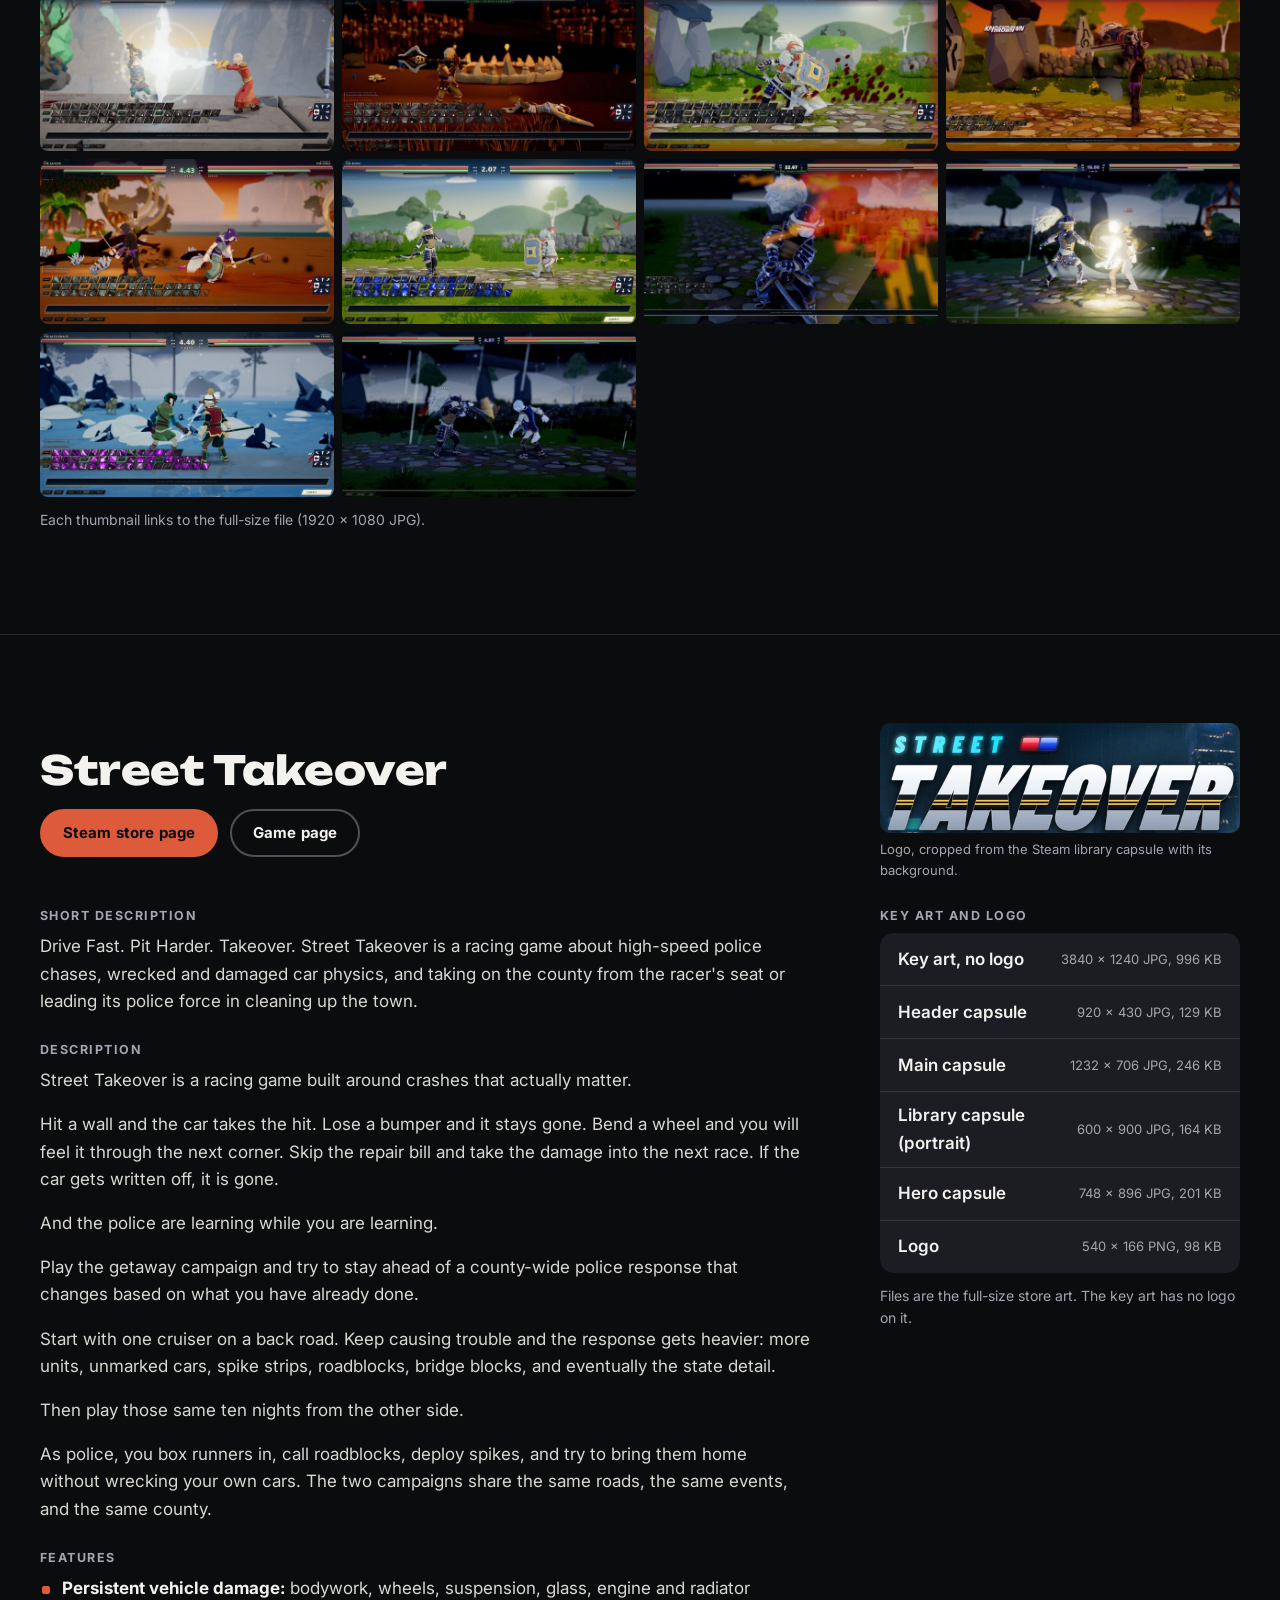
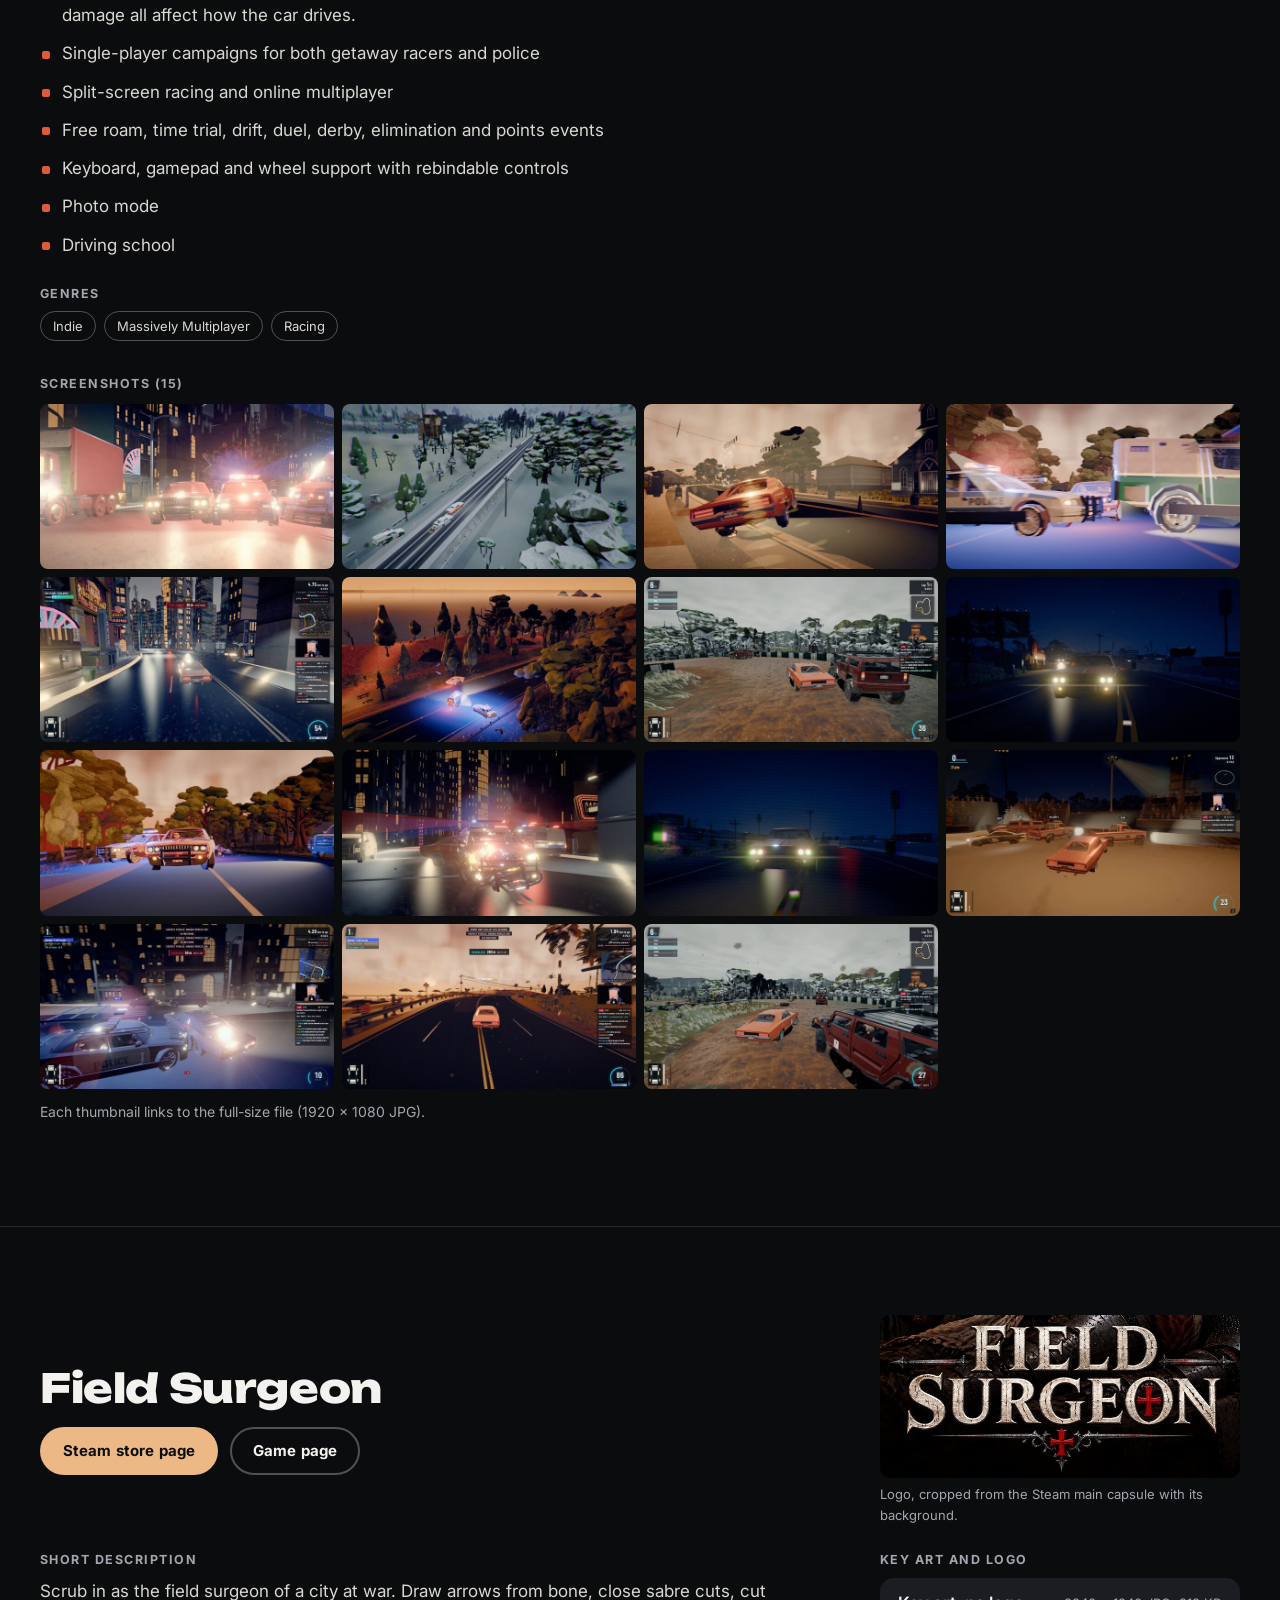
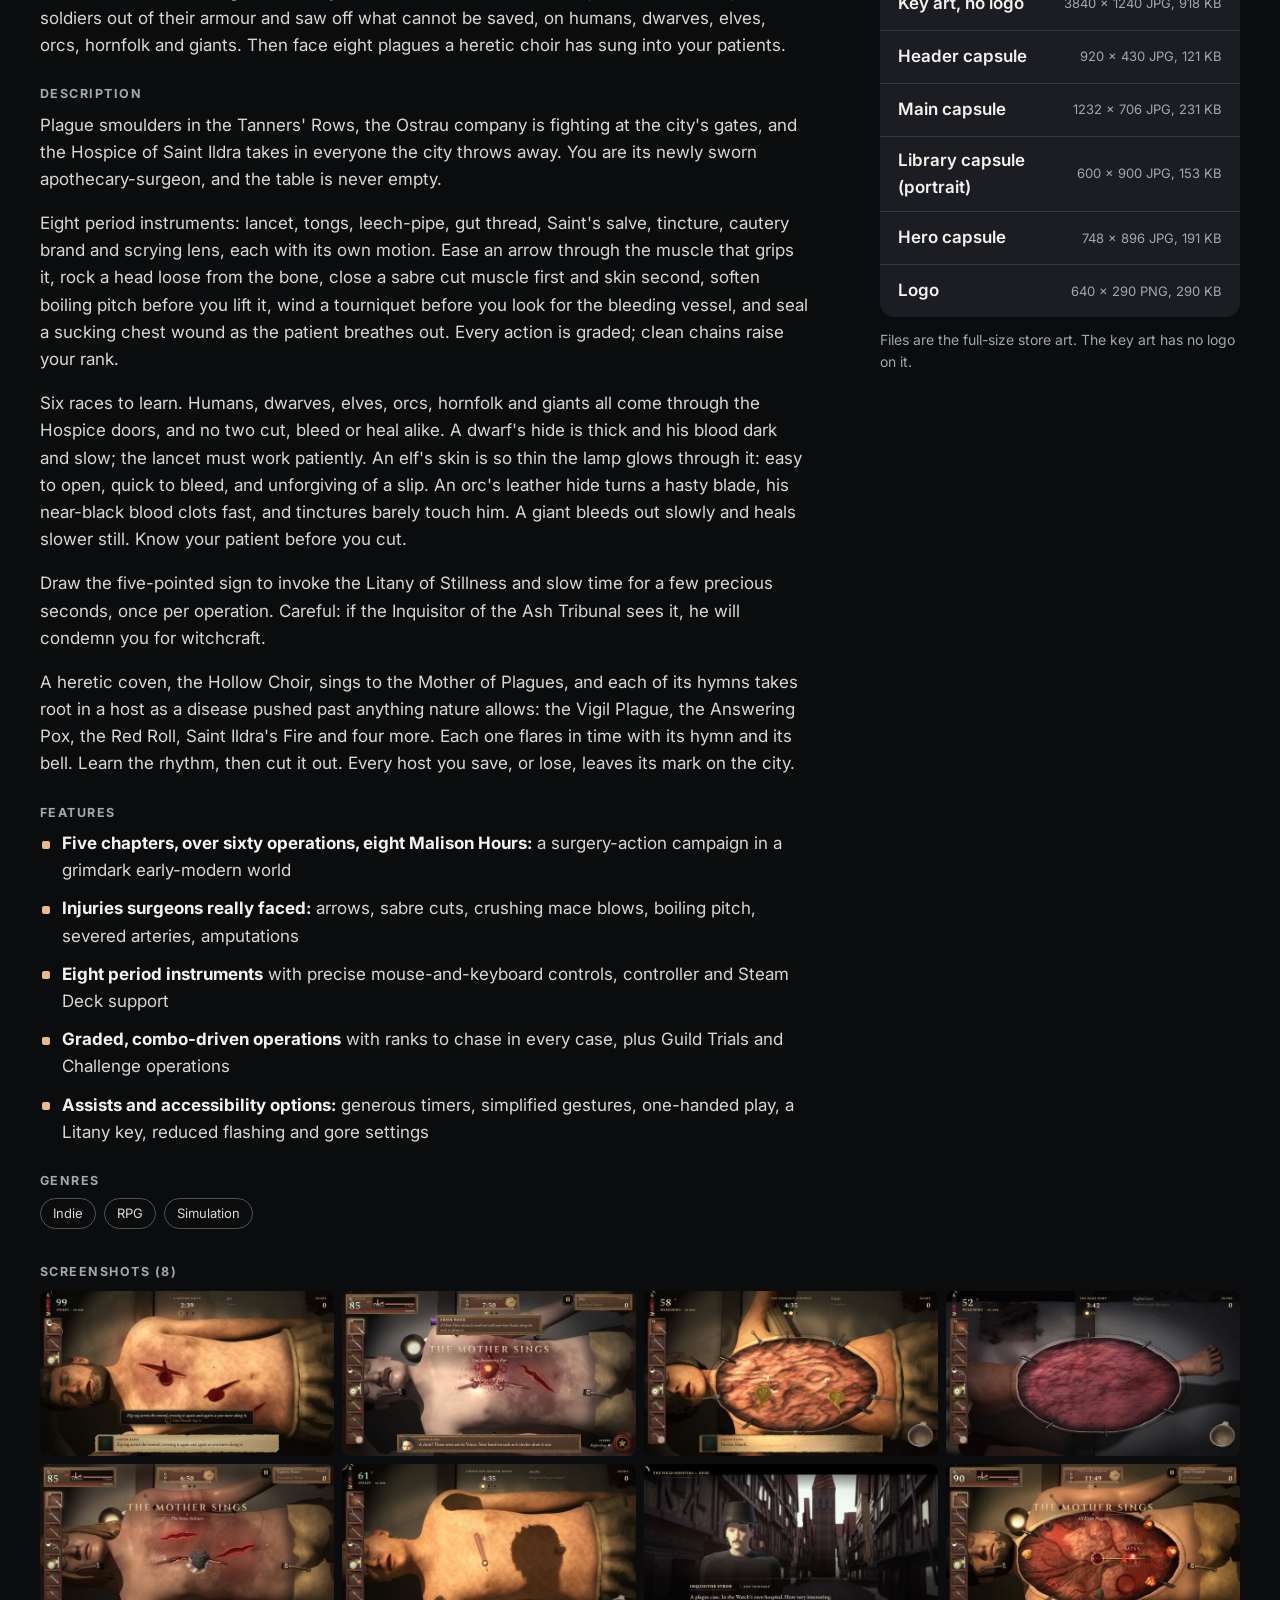
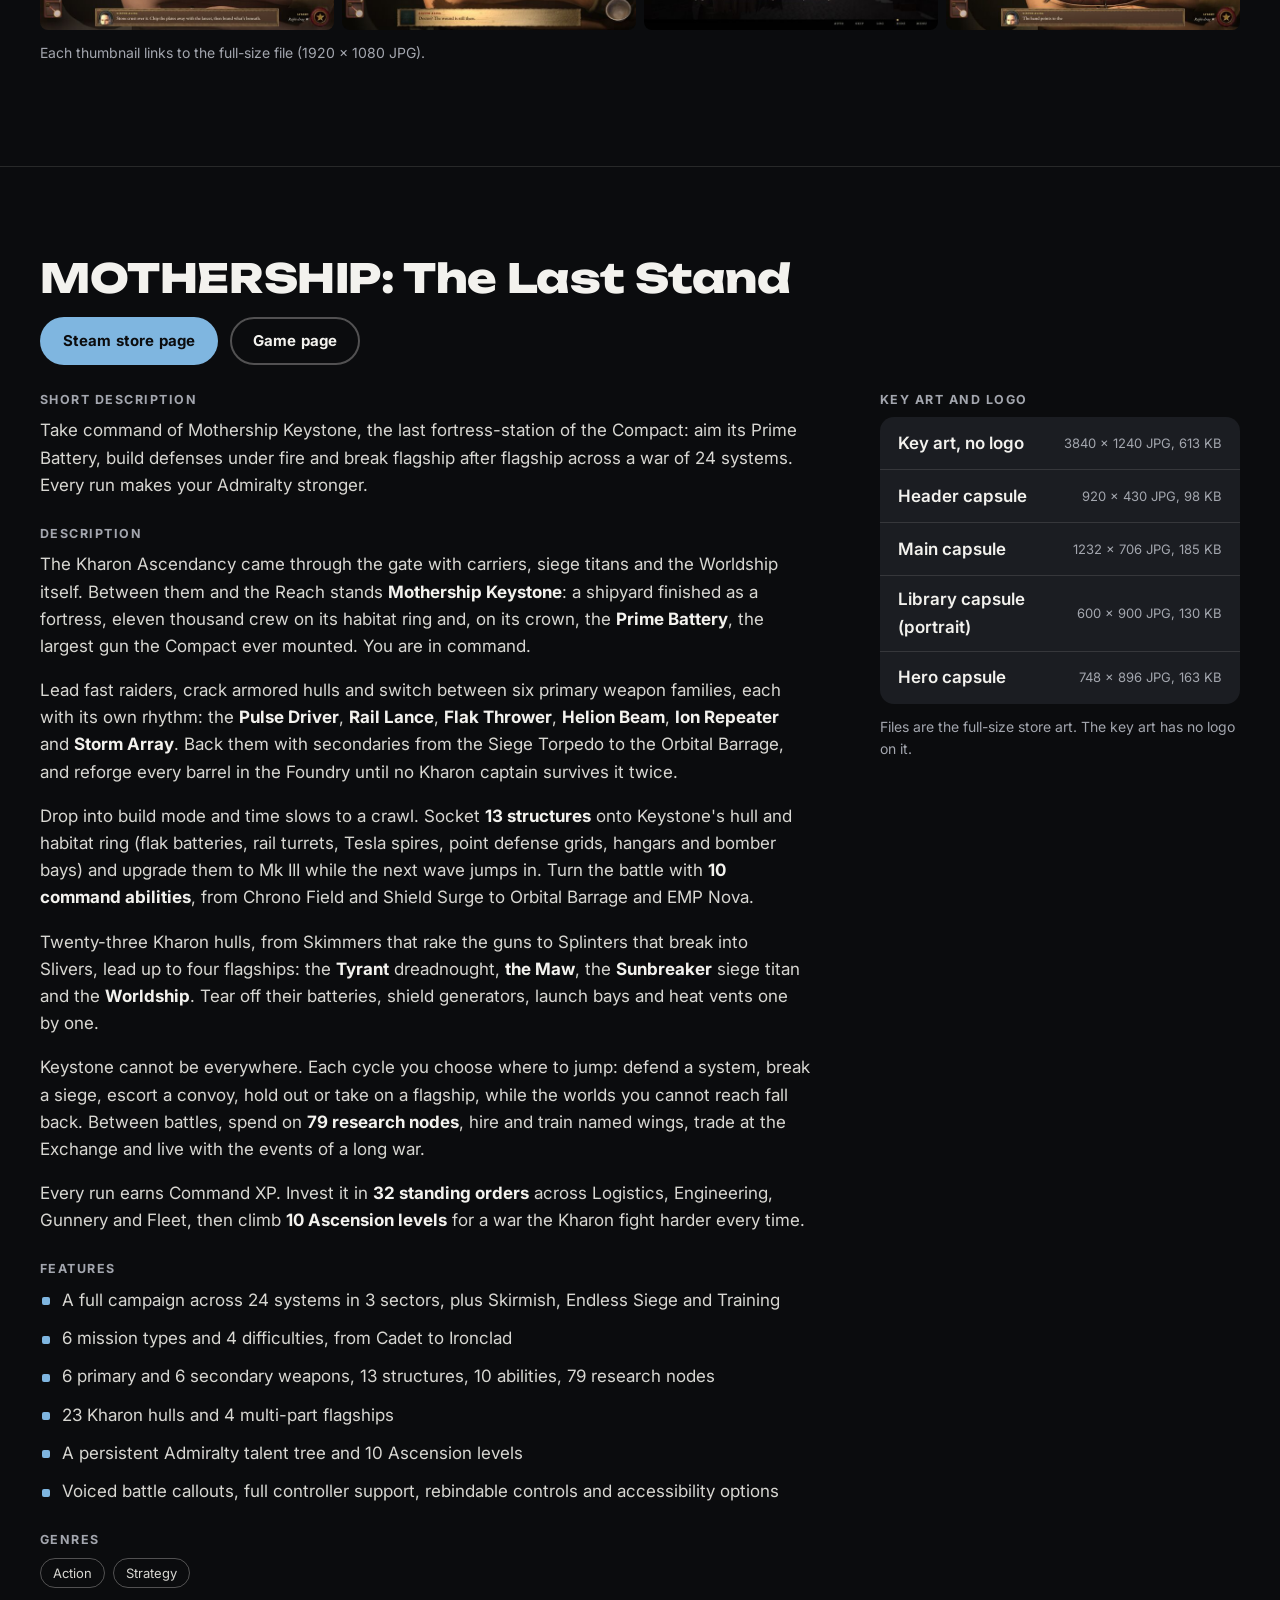
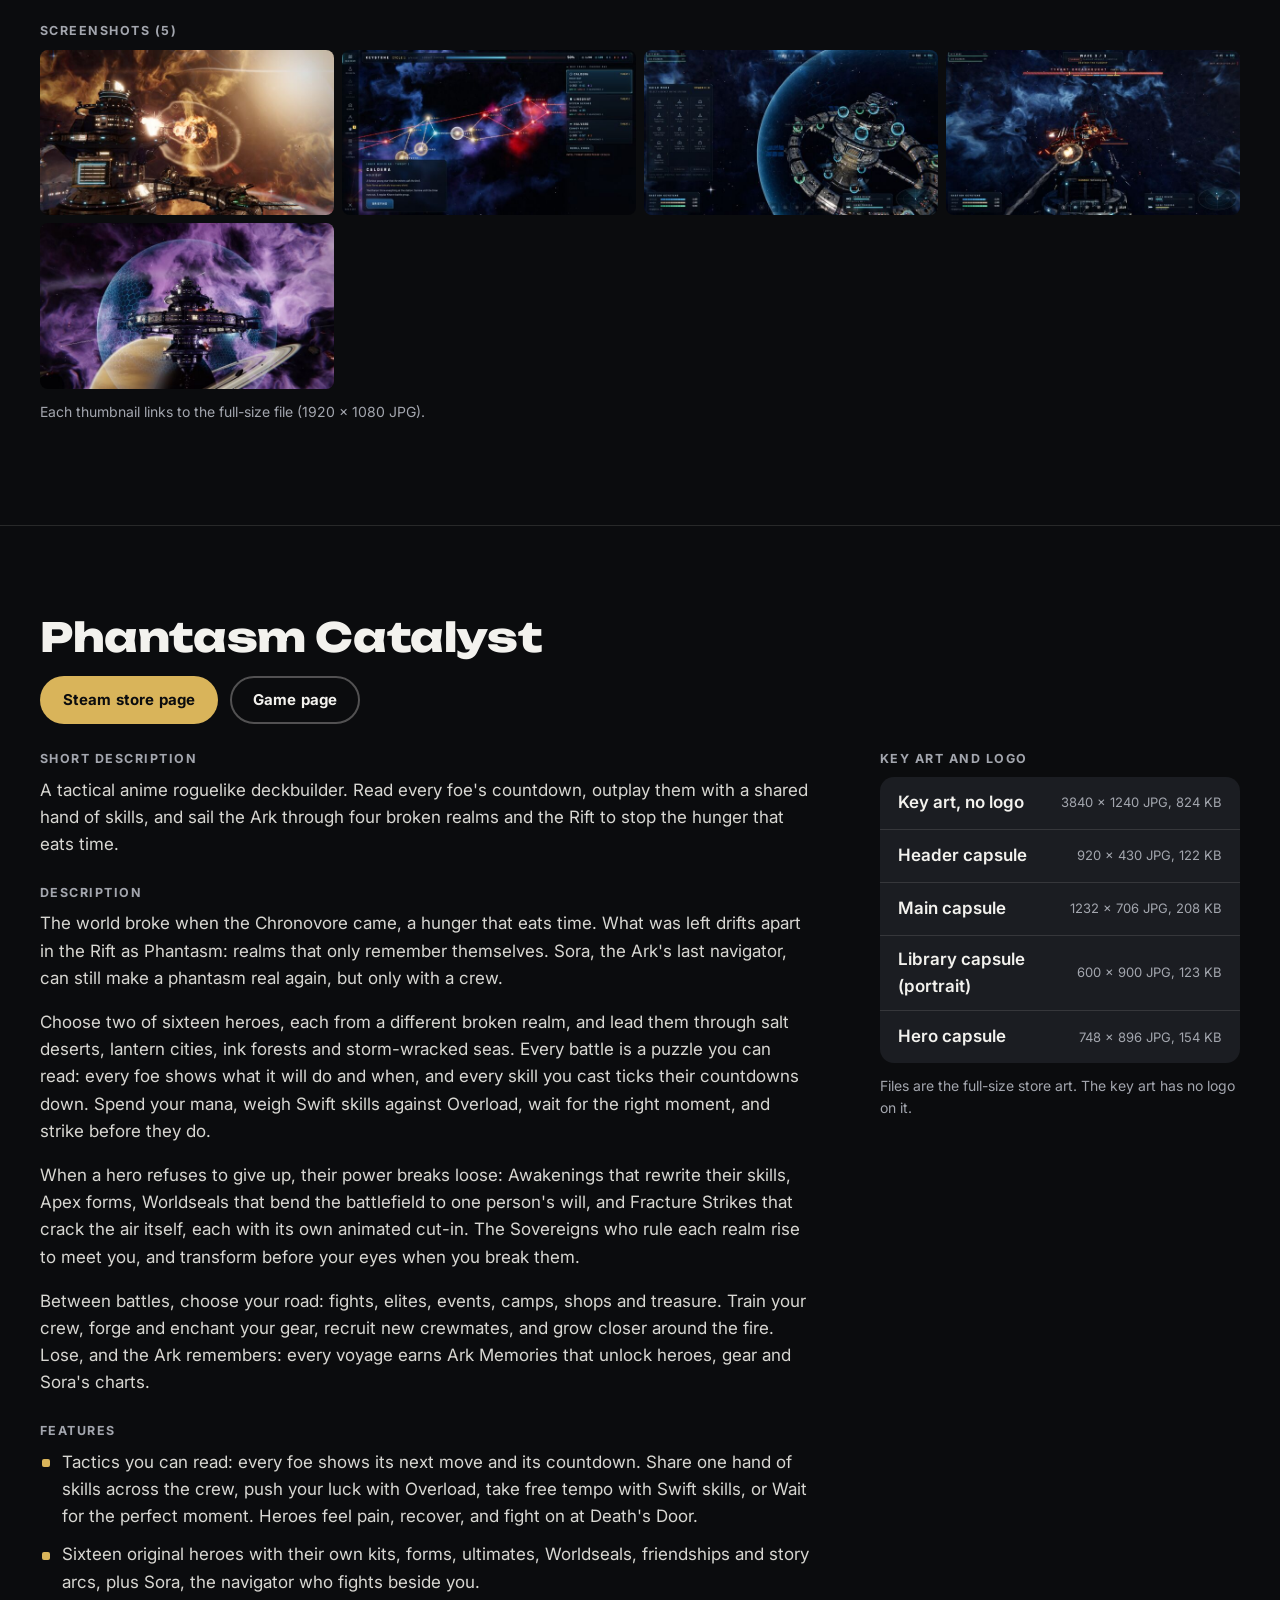
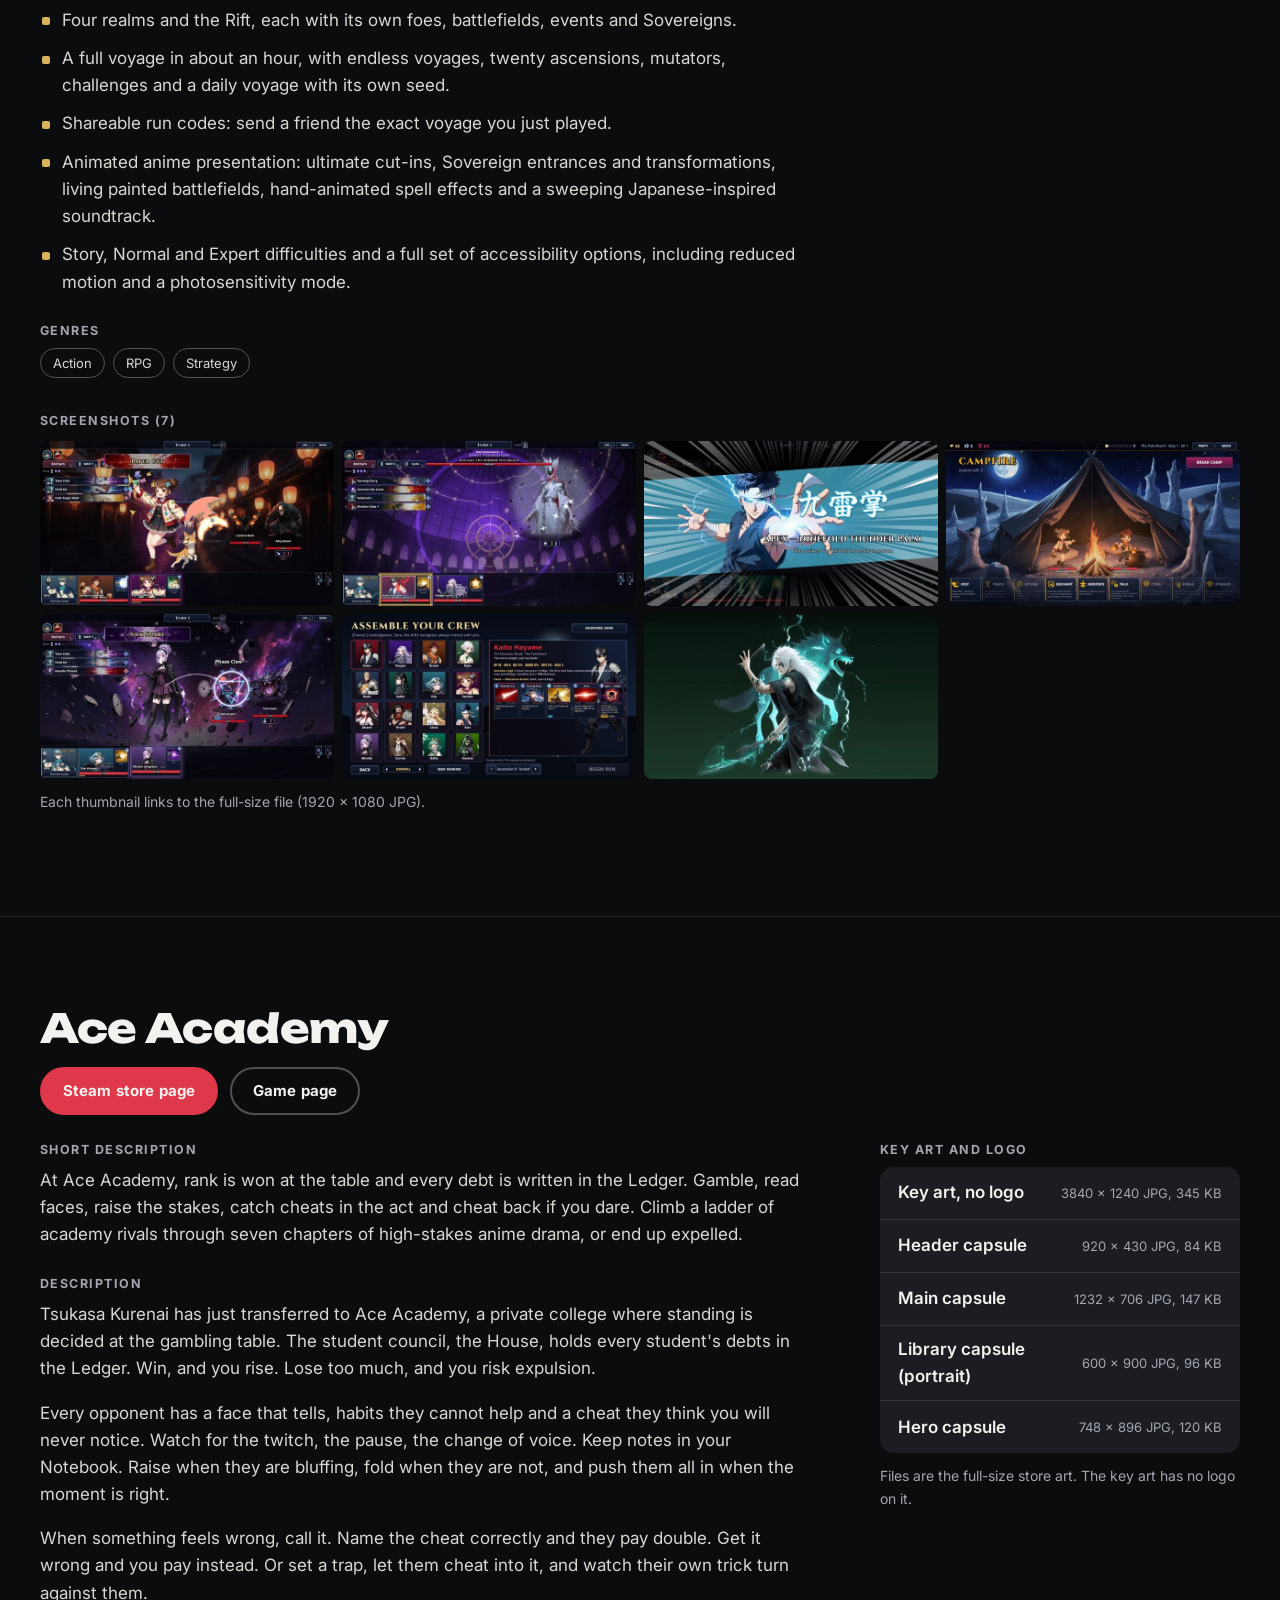
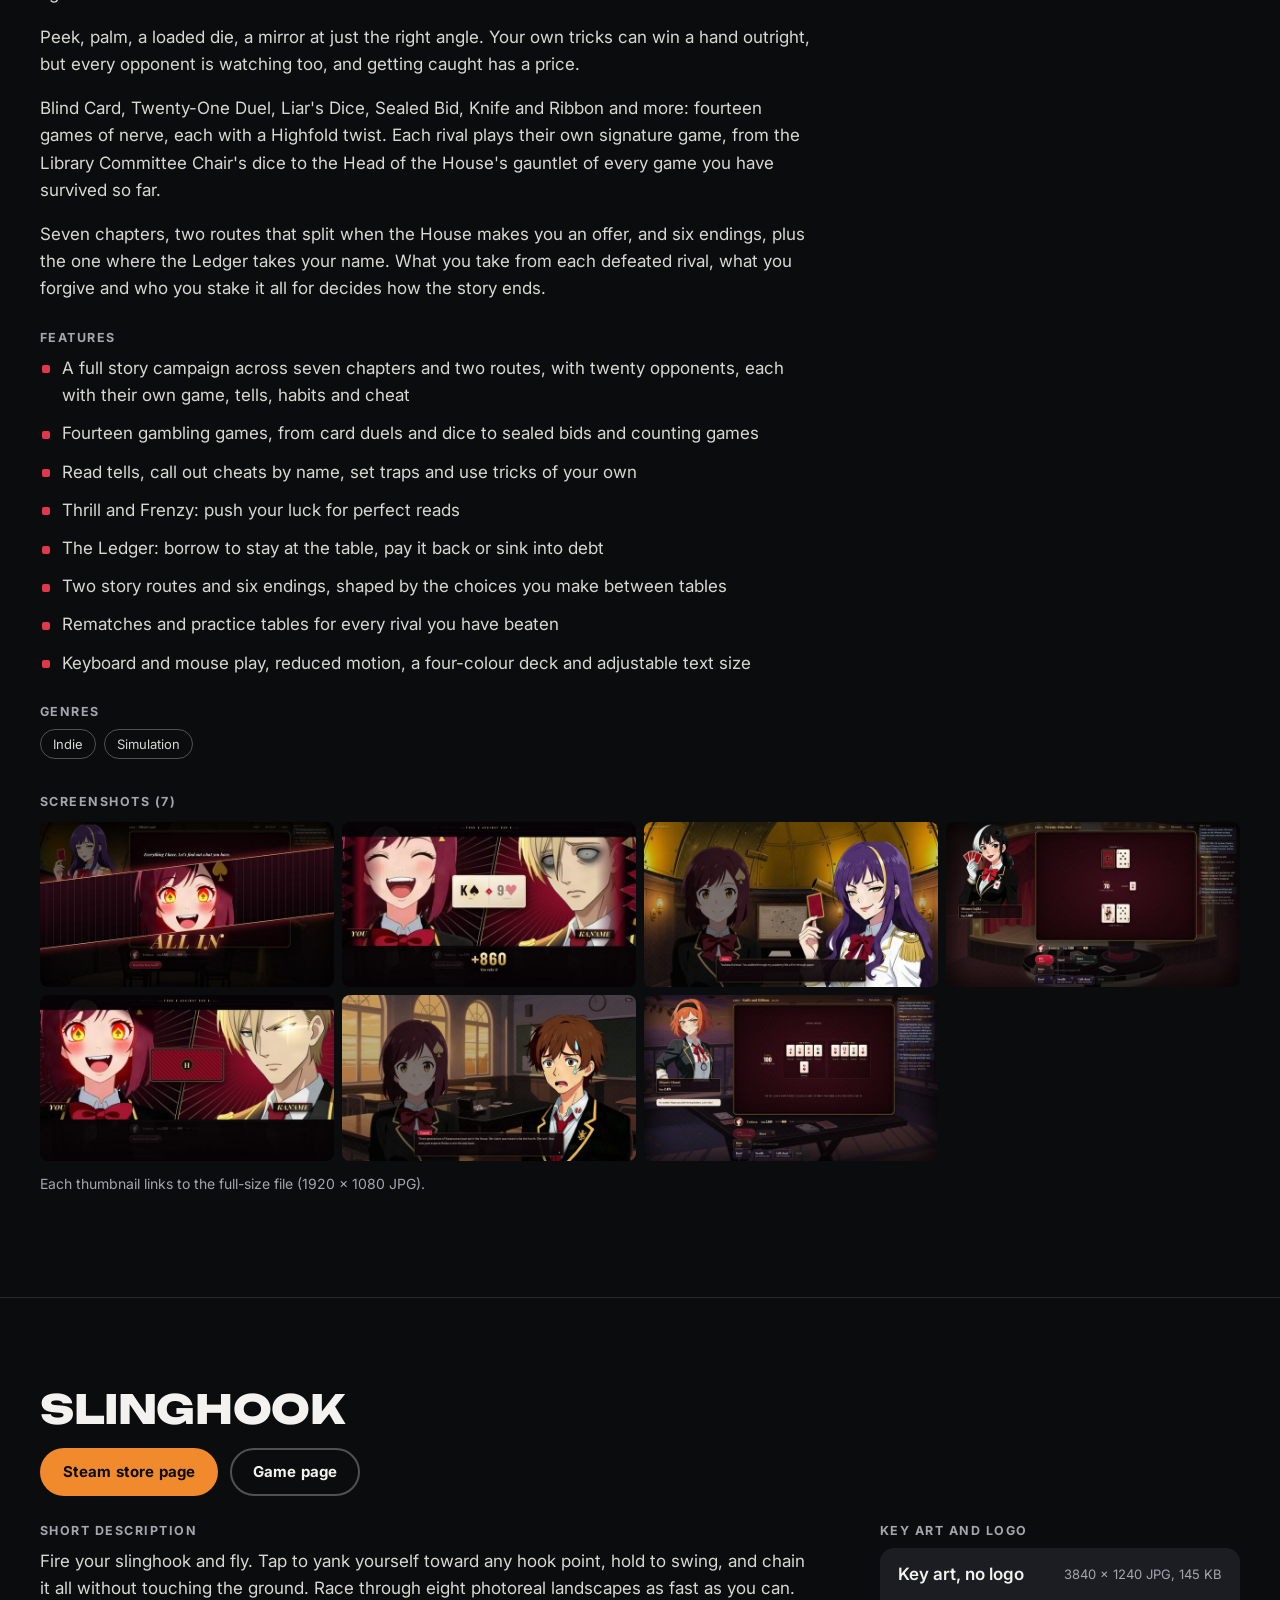
<file: press/index.html>
<!doctype html>
<html lang="en">
<head>
<meta charset="utf-8">
<meta name="viewport" content="width=device-width, initial-scale=1">
<title>Press kit · TrevorGames</title>
<meta name="description" content="Press kit for TrevorGames: factsheet, descriptions, key art and full-size screenshots for all eight games.">
<link rel="canonical" href="https://trevorgameshq.com/press/">
<meta name="theme-color" content="#0B0C0E">
<meta name="color-scheme" content="dark">
<meta property="og:type" content="website">
<meta property="og:site_name" content="TrevorGames">
<meta property="og:title" content="TrevorGames press kit">
<meta property="og:description" content="Press kit for TrevorGames: factsheet, descriptions, key art and full-size screenshots for all eight games.">
<meta property="og:url" content="https://trevorgameshq.com/press/">
<meta property="og:image" content="https://trevorgameshq.com/assets/img/og/press.jpg">
<meta property="og:image:width" content="1200">
<meta property="og:image:height" content="630">
<meta property="og:image:alt" content="TrevorGames press kit: key art from all eight games above the wordmark">
<meta property="og:locale" content="en_US">
<meta name="twitter:card" content="summary_large_image">
<meta name="twitter:site" content="@TrevorGamesHQ">
<meta name="twitter:title" content="TrevorGames press kit">
<meta name="twitter:description" content="Press kit for TrevorGames: factsheet, descriptions, key art and full-size screenshots for all eight games.">
<meta name="twitter:image" content="https://trevorgameshq.com/assets/img/og/press.jpg">
<meta name="twitter:image:alt" content="TrevorGames press kit: key art from all eight games above the wordmark">
<link rel="icon" href="../favicon.ico" sizes="16x16 32x32 48x48">
<link rel="icon" href="../assets/icons/favicon-32.png" sizes="32x32" type="image/png">
<link rel="apple-touch-icon" href="../assets/icons/apple-touch-icon.png">
<link rel="preload" href="../assets/fonts/unbounded-latin.woff2" as="font" type="font/woff2" crossorigin>
<link rel="preload" href="../assets/fonts/inter-latin.woff2" as="font" type="font/woff2" crossorigin>
<link rel="stylesheet" href="../assets/css/site.css">
<script src="../assets/js/site.js" defer></script>
</head>
<body class="page-press">
<a class="skip-link" href="#main">Skip to content</a>
<header class="site-header">
  <div class="wrap">
    <a class="wordmark" href="../" aria-label="TrevorGames home">Trevor<span class="g">Games</span></a>
    <nav class="nav" aria-label="Main">
      <a href="../#games">Games</a>
      <a href="../press/" aria-current="page">Press<span class="nav-long">&nbsp;kit</span></a>
      <a href="#follow">Follow</a>
    </nav>
  </div>
</header>
<main id="main">
  <section class="press-head" aria-labelledby="press-title">
    <div class="wrap">
      <h1 id="press-title">Press kit</h1>
      <p>Facts, descriptions, key art and screenshots for every TrevorGames game. All assets on this page may be used for coverage of the games.</p>
      <p>Press contact: <a href="mailto:blizzstorygames@gmail.com">blizzstorygames@gmail.com</a>. You can also message <a href="https://x.com/TrevorGamesHQ">@TrevorGamesHQ on X</a> or <a href="https://bsky.app/profile/trevorgameshq.bsky.social">on Bluesky</a>.</p>
      <ul class="jump" aria-label="Jump to a game">
      <li><a href="#factsheet">Factsheet</a></li>
      <li><a href="#engagement">Engagement</a></li>
      <li><a href="#fight">FIGHT</a></li>
      <li><a href="#street-takeover">Street Takeover</a></li>
      <li><a href="#field-surgeon">Field Surgeon</a></li>
      <li><a href="#mothership">MOTHERSHIP: The Last Stand</a></li>
      <li><a href="#phantasm-catalyst">Phantasm Catalyst</a></li>
      <li><a href="#ace-academy">Ace Academy</a></li>
      <li><a href="#slinghook">SLINGHOOK</a></li>
      </ul>
    </div>
  </section>

  <section class="section" id="factsheet" aria-labelledby="fact-title" style="padding-top:40px">
    <div class="wrap">
      <h2 id="fact-title" class="section-title">Factsheet</h2>
      <dl class="factsheet">
        <div><dt>Developer</dt><dd>Trevor (solo)</dd></div>
        <div><dt>Studio</dt><dd>TrevorGames</dd></div>
        <div><dt>Website</dt><dd><a href="../">https://trevorgameshq.com/</a></dd></div>
        <div><dt>Games</dt><dd>
          <ul class="inline-list">
            <li><a href="#engagement">Engagement</a></li>
            <li><a href="#fight">FIGHT</a></li>
            <li><a href="#street-takeover">Street Takeover</a></li>
            <li><a href="#field-surgeon">Field Surgeon</a></li>
            <li><a href="#mothership">MOTHERSHIP: The Last Stand</a></li>
            <li><a href="#phantasm-catalyst">Phantasm Catalyst</a></li>
            <li><a href="#ace-academy">Ace Academy</a></li>
            <li><a href="#slinghook">SLINGHOOK</a></li>
          </ul>
          Free demos on Steam: Engagement, FIGHT, Street Takeover, Field Surgeon and MOTHERSHIP: The Last Stand.</dd></div>
        <div><dt>Steam developer page</dt><dd><a href="https://store.steampowered.com/search/?developer=Trevor&amp;utm_source=website&amp;utm_medium=web&amp;utm_campaign=press&amp;utm_content=trevorgames">store.steampowered.com/search/?developer=Trevor</a></dd></div>
        <div><dt>Socials</dt><dd>
          <ul class="inline-list">
            <li><a href="https://x.com/TrevorGamesHQ" rel="me">X @TrevorGamesHQ</a></li>
            <li><a href="https://bsky.app/profile/trevorgameshq.bsky.social" rel="me">Bluesky @trevorgameshq.bsky.social</a></li>
            <li><a href="https://www.tiktok.com/@trevorgameshq" rel="me">TikTok @trevorgameshq</a></li>
            <li><a href="https://www.youtube.com/@TrevorGamesHQ" rel="me">YouTube @TrevorGamesHQ</a></li>
            <li><a href="https://www.instagram.com/trevorgameshq/" rel="me">Instagram @trevorgameshq</a></li>
          </ul></dd></div>
        <div><dt>Contact</dt><dd><a href="mailto:blizzstorygames@gmail.com">blizzstorygames@gmail.com</a></dd></div>
        <div><dt>Studio assets</dt><dd>
          <ul class="inline-list">
            <li><a href="../trevorgames/avatar_1080.png" download>TG monogram, 1080 × 1080 PNG</a></li>
            <li><a href="../trevorgames/trevorgames_trailer.mp4" download>Studio trailer, 1920 × 1080, 49 s, 35.1 MB</a></li>
            <li><a href="../trevorgames/trevorgames_trailer_thumb.jpg" download>Trailer thumbnail, 1920 × 1080 JPG</a></li>
          </ul></dd></div>
        <div><dt>Usage</dt><dd>All assets on this page may be used for coverage of the games.</dd></div>
      </dl>
    </div>
  </section>

  <section class="section press-game t-engagement" id="engagement" aria-labelledby="p-engagement">
    <div class="wrap">
    <div class="press-game-head">
      <div>
        <h2 id="p-engagement">Engagement</h2>
        <div class="actions" style="margin-top:16px">
          <a class="btn btn-primary" href="https://store.steampowered.com/app/5195200/Engagement/?utm_source=website&amp;utm_medium=web&amp;utm_campaign=press&amp;utm_content=engagement">Steam store page</a>
          <a class="btn btn-ghost" href="../games/engagement/">Game page</a>
        </div>
      </div>
      <figure class="press-logo">
        <img src="../assets/press/engagement/engagement_logo.png" width="572" height="176" alt="Engagement logo" loading="lazy">
        <figcaption>Logo, cropped from the Steam library capsule with its background.</figcaption>
      </figure>
    </div>
    <div class="press-cols">
      <div>
          <h3>Short description</h3>
          <div class="prose"><p>One capital ship. Fifteen minutes until relief. Bolt salvaged guns onto your hull, raise a fleet of named escorts who rank up and branch, and hold the lane against a Hollow swarm that grows every minute you survive.</p></div>
          <h3>Description</h3>
          <div class="prose">
          <p>You command a single Concord capital ship in the Belt of Ashes. Everything you destroy drops salvage, and every level bolts something onto your hull: flak batteries, rail cannons, tesla coils, drone hangars, shield domes. Each one is a real turret on a real hardpoint. By minute ten your ship looks like the build you chose, and it fights like it.</p>
          <p>You do not fight alone. Recruit escorts, send them where you need them, and promote the ones who live. A Lance that survives long enough takes a specialist commission and comes back with a new gun. A pilot who does not goes on the memorial wall with their rank, callsign, branch and kills.</p>
          <p>The Hollow do not negotiate. They come in swarms, then in capital ships, then in things the Signals Office has stopped trying to name. You will see them coming: every charged beam, arcing pulse and incoming torpedo is marked on screen and in your ears before it lands.</p>
          <p>There are no "+8% damage" cards. A refit might blow armour plates off into a flak burst when your hull is hit, relaunch a lost fighter wing, or turn your first volley into guaranteed critical hits. Your drydock, your mastery and your doctrines work the same way: mechanics you can see, not numbers you have to trust.</p>
          </div>
          <h3>Features</h3>
          <div class="prose">
            <ul>
            <li><strong>Six flagships</strong>, from a line cruiser to a carrier to a cloaking raider, each with its own hardpoint layout, signature system and tree of seven refits.</li>
            <li><strong>25 modules and 15 evolutions.</strong> Max a module, pair it with the right partner, and it becomes something else.</li>
            <li><strong>A fleet that grows with you.</strong> Nine escort classes to recruit, order, promote and branch. Pilots keep their callsigns, ranks and records.</li>
            <li><strong>21 Hollow ship types</strong> across five sectors, each sector with its own hazard: ice shard storms, a collapsing dead shipyard, a lightning nebula that halves your sensors, and Hollow space itself.</li>
            <li><strong>Bosses with phases:</strong> the Reaver dreadnought, the Maw that swallows escorts whole, the Choir that sings its dead back, and the Hollow Crown.</li>
            <li><strong>Campaign:</strong> three acts on a branching map where your hull, modules and pilots carry forward between fights. Eight keepers run the shops, from a salvage broker to a mercenary post to a chapel that keeps the lost, plus a dealer in Hollow-tech the Concord would rather you did not meet.</li>
            <li><strong>A service record that lasts.</strong> Forty Command ranks, mastery for every flagship with perks of its own, nine doctrines that trade a strength for a weakness, a drydock of seventeen upgrades, and weekly commissions.</li>
            <li><strong>Endless, Daily, Boss Rush and Challenge modes</strong>, and a Heat ladder for when fifteen minutes stops being enough.</li>
            <li><strong>A launch you will want to watch:</strong> every sortie opens with your ship leaving its yard cradle and burning out of the system.</li>
            <li><strong>Chase or bridge camera</strong>, photo mode, full controller support with Steam Deck button prompts, and 70 Steam achievements.</li>
            <li><strong>Accessibility:</strong> colourblind palettes (protanopia, deuteranopia, tritanopia, high contrast), UI and HUD scale, reduced motion, reduced flashes, hold or toggle for boost and the orders wheel, remappable keys, aim assist, adjustable damage taken, and radio chatter shown on screen.</li>
            </ul>
          </div>
          <h3>Genres</h3>
          <ul class="tags">
            <li>Action</li>
            <li>Indie</li>
            <li>RPG</li>
            <li>Strategy</li>
          </ul>
      </div>
      <div>
        <h3>Key art and logo</h3>
        <ul class="downloads">
          <li><a href="../assets/press/engagement/engagement_key_art.jpg" download><span class="label">Key art, no logo</span><span class="meta">3840 × 1240 JPG, 1.0 MB</span></a></li>
          <li><a href="../assets/press/engagement/engagement_header.jpg" download><span class="label">Header capsule</span><span class="meta">920 × 430 JPG, 137 KB</span></a></li>
          <li><a href="../assets/press/engagement/engagement_main_capsule.jpg" download><span class="label">Main capsule</span><span class="meta">1232 × 706 JPG, 247 KB</span></a></li>
          <li><a href="../assets/press/engagement/engagement_library_capsule.jpg" download><span class="label">Library capsule (portrait)</span><span class="meta">600 × 900 JPG, 172 KB</span></a></li>
          <li><a href="../assets/press/engagement/engagement_hero_capsule.jpg" download><span class="label">Hero capsule</span><span class="meta">748 × 896 JPG, 249 KB</span></a></li>
          <li><a href="../assets/press/engagement/engagement_logo.png" download><span class="label">Logo</span><span class="meta">572 × 176 PNG, 111 KB</span></a></li>
        </ul>
        <p class="press-note">Files are the full-size store art. The key art has no logo on it.</p>
      </div>
    </div>
    <h3 class="side-title" style="margin-top:36px">Screenshots (12)</h3>
    <ul class="shot-grid" style="--shot-ar:2.4 / 1">
        <li><a href="../assets/press/engagement/engagement_screenshot_01.jpg"><img src="../assets/img/engagement/shots/01-640.jpg" width="640" height="268" alt="A capital ship in its yard cradle above a ringed planet, under the sector title Belt of Ashes (full size, 1920 × 804)" loading="lazy" decoding="async"></a></li>
        <li><a href="../assets/press/engagement/engagement_screenshot_02.jpg"><img src="../assets/img/engagement/shots/02-640.jpg" width="640" height="268" alt="The capital ship sliding out of a long orbital dock (full size, 1920 × 804)" loading="lazy" decoding="async"></a></li>
        <li><a href="../assets/press/engagement/engagement_screenshot_03.jpg"><img src="../assets/img/engagement/shots/03-640.jpg" width="640" height="268" alt="The capital ship firing its turrets into a swarm of enemy fighters (full size, 1920 × 804)" loading="lazy" decoding="async"></a></li>
        <li><a href="../assets/press/engagement/engagement_screenshot_04.jpg"><img src="../assets/img/engagement/shots/04-640.jpg" width="640" height="255" alt="Beam fire hitting the Hollow Crown, seen from behind the player ship (full size, 1920 × 765)" loading="lazy" decoding="async"></a></li>
        <li><a href="../assets/press/engagement/engagement_screenshot_05.jpg"><img src="../assets/img/engagement/shots/05-640.jpg" width="640" height="255" alt="The Hold the lane countdown at the start of a run, near a ringed planet (full size, 1920 × 765)" loading="lazy" decoding="async"></a></li>
        <li><a href="../assets/press/engagement/engagement_screenshot_06.jpg"><img src="../assets/img/engagement/shots/06-640.jpg" width="640" height="255" alt="The Hollow Crown arrives, glowing red, with its name across the screen (full size, 1920 × 765)" loading="lazy" decoding="async"></a></li>
        <li><a href="../assets/press/engagement/engagement_screenshot_07.jpg"><img src="../assets/img/engagement/shots/07-640.jpg" width="640" height="255" alt="Relief fleet arrived: a large relief ship reaches the player ship (full size, 1920 × 765)" loading="lazy" decoding="async"></a></li>
        <li><a href="../assets/press/engagement/engagement_screenshot_08.jpg"><img src="../assets/img/engagement/shots/08-640.jpg" width="640" height="268" alt="The Reaver, a spiked Hollow capital ship, entering the lane (full size, 1920 × 804)" loading="lazy" decoding="async"></a></li>
        <li><a href="../assets/press/engagement/engagement_screenshot_09.jpg"><img src="../assets/img/engagement/shots/09-640.jpg" width="640" height="268" alt="The Choose a refit screen, offering a Wasp bomber, shield domes or a flak battery (full size, 1920 × 804)" loading="lazy" decoding="async"></a></li>
        <li><a href="../assets/press/engagement/engagement_screenshot_10.jpg"><img src="../assets/img/engagement/shots/10-640.jpg" width="640" height="268" alt="The lane held: the player ship and its escorts after surviving a run (full size, 1920 × 804)" loading="lazy" decoding="async"></a></li>
        <li><a href="../assets/press/engagement/engagement_screenshot_11.jpg"><img src="../assets/img/engagement/shots/11-640.jpg" width="640" height="268" alt="The Maw, a long ribbed Hollow ship, passing a planet (full size, 1920 × 804)" loading="lazy" decoding="async"></a></li>
        <li><a href="../assets/press/engagement/engagement_screenshot_12.jpg"><img src="../assets/img/engagement/shots/12-640.jpg" width="640" height="255" alt="The player ship trading fire with the Maw (full size, 1920 × 765)" loading="lazy" decoding="async"></a></li>
    </ul>
    <p class="press-note">Each thumbnail links to the full-size file (1920 × 765 or 1920 × 804 JPG).</p>
    </div>
  </section>
  <section class="section press-game t-fight" id="fight" aria-labelledby="p-fight">
    <div class="wrap">
    <div class="press-game-head">
      <div>
        <h2 id="p-fight">FIGHT</h2>
        <div class="actions" style="margin-top:16px">
          <a class="btn btn-primary" href="https://store.steampowered.com/app/5200410/FIGHT/?utm_source=website&amp;utm_medium=web&amp;utm_campaign=press&amp;utm_content=fight">Steam store page</a>
          <a class="btn btn-ghost" href="../games/fight/">Game page</a>
        </div>
      </div>
    </div>
    <div class="press-cols">
      <div>
          <h3>Short description</h3>
          <div class="prose"><p>Let&#x27;s FIGHT. Queue your steps, guards, and strikes, then commit blind and watch both plans collide into skill-based warfare. Master over twenty weapon-bound fighters, posture breaks, parries and projectiles, with real-time replays to watch the battle back in style.</p></div>
          <h3>Description</h3>
          <div class="prose">
          <p>FIGHT is a tactical fighting game about hidden plans. Queue movement, guards, strikes, and special attacks on a shared timeline. Commit before you know the opposing plan. Then watch the two sequences meet in real time. FIGHT rewards choices made before impact. Close the distance with aggressive strikes, hold ground with guards and parries, create space for a projectile, or use movement to bait an answer.</p>
          <p>Choose from over twenty weapon-led fighters. Each move set changes the questions you ask: who controls distance, who threatens a guard, and which attack creates space for the next plan. Learn what every fighter can represent before both players lock in.</p>
          <p>Every action has a place on the timeline. Build a chain of movement, defense, strikes, and specials, then commit blind. You do not see the opposing sequence until both plans resolve. Damage matters, but posture creates the opening: pressure a guarded opponent, force a response, and turn a broken defense into a punish.</p>
          <p>Once both players commit, the fight runs in real time. Watch the collision, pause on the decision that changed the exchange, and replay the sequence to see how a guard, parry, strike, projectile, or repositioning determined the result.</p>
          </div>
          <h3>Genres</h3>
          <ul class="tags">
            <li>Action</li>
            <li>Indie</li>
            <li>Strategy</li>
            <li>Early Access</li>
          </ul>
      </div>
      <div>
        <h3>Key art and logo</h3>
        <ul class="downloads">
          <li><a href="../assets/press/fight/fight_key_art.jpg" download><span class="label">Key art, no logo</span><span class="meta">3840 × 1240 JPG, 880 KB</span></a></li>
          <li><a href="../assets/press/fight/fight_header.jpg" download><span class="label">Header capsule</span><span class="meta">920 × 430 JPG, 134 KB</span></a></li>
          <li><a href="../assets/press/fight/fight_main_capsule.jpg" download><span class="label">Main capsule</span><span class="meta">1232 × 706 JPG, 252 KB</span></a></li>
          <li><a href="../assets/press/fight/fight_library_capsule.jpg" download><span class="label">Library capsule (portrait)</span><span class="meta">600 × 900 JPG, 149 KB</span></a></li>
          <li><a href="../assets/press/fight/fight_hero_capsule.jpg" download><span class="label">Hero capsule</span><span class="meta">748 × 896 JPG, 190 KB</span></a></li>
        </ul>
        <p class="press-note">Files are the full-size store art. The key art has no logo on it.</p>
      </div>
    </div>
    <h3 class="side-title" style="margin-top:36px">Screenshots (10)</h3>
    <ul class="shot-grid" style="--shot-ar:16 / 9">
        <li><a href="../assets/press/fight/fight_screenshot_01.jpg"><img src="../assets/img/fight/shots/01-640.jpg" width="640" height="360" alt="The Barbarian and the Sorcerer trade blows on a pale stone stage, with the move timeline along the bottom (full size, 1920 × 1080)" loading="lazy" decoding="async"></a></li>
        <li><a href="../assets/press/fight/fight_screenshot_02.jpg"><img src="../assets/img/fight/shots/02-640.jpg" width="640" height="360" alt="The Berserker stands over the knocked-down Paladin in a torchlit arena (full size, 1920 × 1080)" loading="lazy" decoding="async"></a></li>
        <li><a href="../assets/press/fight/fight_screenshot_03.jpg"><img src="../assets/img/fight/shots/03-640.jpg" width="640" height="360" alt="The Ronin lands a hit on the Knight beside standing stones (full size, 1920 × 1080)" loading="lazy" decoding="async"></a></li>
        <li><a href="../assets/press/fight/fight_screenshot_04.jpg"><img src="../assets/img/fight/shots/04-640.jpg" width="640" height="360" alt="A Knockdown callout as a fighter falls on a sunset stage (full size, 1920 × 1080)" loading="lazy" decoding="async"></a></li>
        <li><a href="../assets/press/fight/fight_screenshot_05.jpg"><img src="../assets/img/fight/shots/05-640.jpg" width="640" height="360" alt="The Ranger and the Ninja fight on an orange beach stage (full size, 1920 × 1080)" loading="lazy" decoding="async"></a></li>
        <li><a href="../assets/press/fight/fight_screenshot_06.jpg"><img src="../assets/img/fight/shots/06-640.jpg" width="640" height="360" alt="The Ronin and the Knight square up on a meadow while the move timeline is planned (full size, 1920 × 1080)" loading="lazy" decoding="async"></a></li>
        <li><a href="../assets/press/fight/fight_screenshot_07.jpg"><img src="../assets/img/fight/shots/07-640.jpg" width="640" height="360" alt="A close camera on an armoured fighter mid-swing on a night stage (full size, 1920 × 1080)" loading="lazy" decoding="async"></a></li>
        <li><a href="../assets/press/fight/fight_screenshot_08.jpg"><img src="../assets/img/fight/shots/08-640.jpg" width="640" height="360" alt="A bright flash as two fighters clash on a night stage (full size, 1920 × 1080)" loading="lazy" decoding="async"></a></li>
        <li><a href="../assets/press/fight/fight_screenshot_09.jpg"><img src="../assets/img/fight/shots/09-640.jpg" width="640" height="360" alt="The Battlemage and the Tengu duel on a snow stage, with the move timeline below (full size, 1920 × 1080)" loading="lazy" decoding="async"></a></li>
        <li><a href="../assets/press/fight/fight_screenshot_10.jpg"><img src="../assets/img/fight/shots/10-640.jpg" width="640" height="360" alt="Two fighters clash in the rain on a night stage (full size, 1920 × 1080)" loading="lazy" decoding="async"></a></li>
    </ul>
    <p class="press-note">Each thumbnail links to the full-size file (1920 × 1080 JPG).</p>
    </div>
  </section>
  <section class="section press-game t-street-takeover" id="street-takeover" aria-labelledby="p-street-takeover">
    <div class="wrap">
    <div class="press-game-head">
      <div>
        <h2 id="p-street-takeover">Street Takeover</h2>
        <div class="actions" style="margin-top:16px">
          <a class="btn btn-primary" href="https://store.steampowered.com/app/5311310/Street_Takeover/?utm_source=website&amp;utm_medium=web&amp;utm_campaign=press&amp;utm_content=street-takeover">Steam store page</a>
          <a class="btn btn-ghost" href="../games/street-takeover/">Game page</a>
        </div>
      </div>
      <figure class="press-logo">
        <img src="../assets/press/street-takeover/street-takeover_logo.png" width="540" height="166" alt="Street Takeover logo" loading="lazy">
        <figcaption>Logo, cropped from the Steam library capsule with its background.</figcaption>
      </figure>
    </div>
    <div class="press-cols">
      <div>
          <h3>Short description</h3>
          <div class="prose"><p>Drive Fast. Pit Harder. Takeover. Street Takeover is a racing game about high-speed police chases, wrecked and damaged car physics, and taking on the county from the racer&#x27;s seat or leading its police force in cleaning up the town.</p></div>
          <h3>Description</h3>
          <div class="prose">
          <p>Street Takeover is a racing game built around crashes that actually matter.</p>
          <p>Hit a wall and the car takes the hit. Lose a bumper and it stays gone. Bend a wheel and you will feel it through the next corner. Skip the repair bill and take the damage into the next race. If the car gets written off, it is gone.</p>
          <p>And the police are learning while you are learning.</p>
          <p>Play the getaway campaign and try to stay ahead of a county-wide police response that changes based on what you have already done.</p>
          <p>Start with one cruiser on a back road. Keep causing trouble and the response gets heavier: more units, unmarked cars, spike strips, roadblocks, bridge blocks, and eventually the state detail.</p>
          <p>Then play those same ten nights from the other side.</p>
          <p>As police, you box runners in, call roadblocks, deploy spikes, and try to bring them home without wrecking your own cars. The two campaigns share the same roads, the same events, and the same county.</p>
          </div>
          <h3>Features</h3>
          <div class="prose">
            <ul>
            <li><strong>Persistent vehicle damage:</strong> bodywork, wheels, suspension, glass, engine and radiator damage all affect how the car drives.</li>
            <li>Single-player campaigns for both getaway racers and police</li>
            <li>Split-screen racing and online multiplayer</li>
            <li>Free roam, time trial, drift, duel, derby, elimination and points events</li>
            <li>Keyboard, gamepad and wheel support with rebindable controls</li>
            <li>Photo mode</li>
            <li>Driving school</li>
            </ul>
          </div>
          <h3>Genres</h3>
          <ul class="tags">
            <li>Indie</li>
            <li>Massively Multiplayer</li>
            <li>Racing</li>
          </ul>
      </div>
      <div>
        <h3>Key art and logo</h3>
        <ul class="downloads">
          <li><a href="../assets/press/street-takeover/street-takeover_key_art.jpg" download><span class="label">Key art, no logo</span><span class="meta">3840 × 1240 JPG, 996 KB</span></a></li>
          <li><a href="../assets/press/street-takeover/street-takeover_header.jpg" download><span class="label">Header capsule</span><span class="meta">920 × 430 JPG, 129 KB</span></a></li>
          <li><a href="../assets/press/street-takeover/street-takeover_main_capsule.jpg" download><span class="label">Main capsule</span><span class="meta">1232 × 706 JPG, 246 KB</span></a></li>
          <li><a href="../assets/press/street-takeover/street-takeover_library_capsule.jpg" download><span class="label">Library capsule (portrait)</span><span class="meta">600 × 900 JPG, 164 KB</span></a></li>
          <li><a href="../assets/press/street-takeover/street-takeover_hero_capsule.jpg" download><span class="label">Hero capsule</span><span class="meta">748 × 896 JPG, 201 KB</span></a></li>
          <li><a href="../assets/press/street-takeover/street-takeover_logo.png" download><span class="label">Logo</span><span class="meta">540 × 166 PNG, 98 KB</span></a></li>
        </ul>
        <p class="press-note">Files are the full-size store art. The key art has no logo on it.</p>
      </div>
    </div>
    <h3 class="side-title" style="margin-top:36px">Screenshots (15)</h3>
    <ul class="shot-grid" style="--shot-ar:16 / 9">
        <li><a href="../assets/press/street-takeover/street-takeover_screenshot_01.jpg"><img src="../assets/img/street-takeover/shots/01-640.jpg" width="640" height="360" alt="Police cruisers box in a car on a city street at night, next to a truck (full size, 1920 × 1080)" loading="lazy" decoding="async"></a></li>
        <li><a href="../assets/press/street-takeover/street-takeover_screenshot_02.jpg"><img src="../assets/img/street-takeover/shots/02-640.jpg" width="640" height="360" alt="Police cruisers chase a car down a snowy highway, seen from above (full size, 1920 × 1080)" loading="lazy" decoding="async"></a></li>
        <li><a href="../assets/press/street-takeover/street-takeover_screenshot_03.jpg"><img src="../assets/img/street-takeover/shots/03-640.jpg" width="640" height="360" alt="An orange muscle car gets air over a rise in a small town at dusk (full size, 1920 × 1080)" loading="lazy" decoding="async"></a></li>
        <li><a href="../assets/press/street-takeover/street-takeover_screenshot_04.jpg"><img src="../assets/img/street-takeover/shots/04-640.jpg" width="640" height="360" alt="A police cruiser jammed against a truck after a crash (full size, 1920 × 1080)" loading="lazy" decoding="async"></a></li>
        <li><a href="../assets/press/street-takeover/street-takeover_screenshot_05.jpg"><img src="../assets/img/street-takeover/shots/05-640.jpg" width="640" height="360" alt="An orange muscle car on a wet city street at night, with the route map and dispatch feed on screen (full size, 1920 × 1080)" loading="lazy" decoding="async"></a></li>
        <li><a href="../assets/press/street-takeover/street-takeover_screenshot_06.jpg"><img src="../assets/img/street-takeover/shots/06-640.jpg" width="640" height="360" alt="Police cruisers chase a car along a forest road at sunset, seen from above (full size, 1920 × 1080)" loading="lazy" decoding="async"></a></li>
        <li><a href="../assets/press/street-takeover/street-takeover_screenshot_07.jpg"><img src="../assets/img/street-takeover/shots/07-640.jpg" width="640" height="360" alt="An orange muscle car and a red off-roader race on a dirt track lined with snowy trees (full size, 1920 × 1080)" loading="lazy" decoding="async"></a></li>
        <li><a href="../assets/press/street-takeover/street-takeover_screenshot_08.jpg"><img src="../assets/img/street-takeover/shots/08-640.jpg" width="640" height="360" alt="Headlights closing in on a dark road at night (full size, 1920 × 1080)" loading="lazy" decoding="async"></a></li>
        <li><a href="../assets/press/street-takeover/street-takeover_screenshot_09.jpg"><img src="../assets/img/street-takeover/shots/09-640.jpg" width="640" height="360" alt="A police cruiser alongside a muscle car on a tree-lined road at sunset (full size, 1920 × 1080)" loading="lazy" decoding="async"></a></li>
        <li><a href="../assets/press/street-takeover/street-takeover_screenshot_10.jpg"><img src="../assets/img/street-takeover/shots/10-640.jpg" width="640" height="360" alt="A police cruiser spins out in a pile-up on a city street at night (full size, 1920 × 1080)" loading="lazy" decoding="async"></a></li>
        <li><a href="../assets/press/street-takeover/street-takeover_screenshot_11.jpg"><img src="../assets/img/street-takeover/shots/11-640.jpg" width="640" height="360" alt="A car with its headlights on, racing down a dark highway (full size, 1920 × 1080)" loading="lazy" decoding="async"></a></li>
        <li><a href="../assets/press/street-takeover/street-takeover_screenshot_12.jpg"><img src="../assets/img/street-takeover/shots/12-640.jpg" width="640" height="360" alt="Cars smash into each other in a floodlit demolition derby arena (full size, 1920 × 1080)" loading="lazy" decoding="async"></a></li>
        <li><a href="../assets/press/street-takeover/street-takeover_screenshot_13.jpg"><img src="../assets/img/street-takeover/shots/13-640.jpg" width="640" height="360" alt="Police cruisers swarm a car on a city street at night, with dispatch calls for the orange muscle car on screen (full size, 1920 × 1080)" loading="lazy" decoding="async"></a></li>
        <li><a href="../assets/press/street-takeover/street-takeover_screenshot_14.jpg"><img src="../assets/img/street-takeover/shots/14-640.jpg" width="640" height="360" alt="An orange muscle car on a palm-lined coast road at Vela Point at sundown, with a roadblock warning 260 m ahead (full size, 1920 × 1080)" loading="lazy" decoding="async"></a></li>
        <li><a href="../assets/press/street-takeover/street-takeover_screenshot_15.jpg"><img src="../assets/img/street-takeover/shots/15-640.jpg" width="640" height="360" alt="An orange muscle car and a red off-roader on a muddy dirt track (full size, 1920 × 1080)" loading="lazy" decoding="async"></a></li>
    </ul>
    <p class="press-note">Each thumbnail links to the full-size file (1920 × 1080 JPG).</p>
    </div>
  </section>
  <section class="section press-game t-field-surgeon" id="field-surgeon" aria-labelledby="p-field-surgeon">
    <div class="wrap">
    <div class="press-game-head">
      <div>
        <h2 id="p-field-surgeon">Field Surgeon</h2>
        <div class="actions" style="margin-top:16px">
          <a class="btn btn-primary" href="https://store.steampowered.com/app/5339030/Field_Surgeon/?utm_source=website&amp;utm_medium=web&amp;utm_campaign=press&amp;utm_content=field-surgeon">Steam store page</a>
          <a class="btn btn-ghost" href="../games/field-surgeon/">Game page</a>
        </div>
      </div>
      <figure class="press-logo">
        <img src="../assets/press/field-surgeon/field-surgeon_logo.png" width="640" height="290" alt="Field Surgeon logo" loading="lazy">
        <figcaption>Logo, cropped from the Steam main capsule with its background.</figcaption>
      </figure>
    </div>
    <div class="press-cols">
      <div>
          <h3>Short description</h3>
          <div class="prose"><p>Scrub in as the field surgeon of a city at war. Draw arrows from bone, close sabre cuts, cut soldiers out of their armour and saw off what cannot be saved, on humans, dwarves, elves, orcs, hornfolk and giants. Then face eight plagues a heretic choir has sung into your patients.</p></div>
          <h3>Description</h3>
          <div class="prose">
          <p>Plague smoulders in the Tanners' Rows, the Ostrau company is fighting at the city's gates, and the Hospice of Saint Ildra takes in everyone the city throws away. You are its newly sworn apothecary-surgeon, and the table is never empty.</p>
          <p>Eight period instruments: lancet, tongs, leech-pipe, gut thread, Saint's salve, tincture, cautery brand and scrying lens, each with its own motion. Ease an arrow through the muscle that grips it, rock a head loose from the bone, close a sabre cut muscle first and skin second, soften boiling pitch before you lift it, wind a tourniquet before you look for the bleeding vessel, and seal a sucking chest wound as the patient breathes out. Every action is graded; clean chains raise your rank.</p>
          <p>Six races to learn. Humans, dwarves, elves, orcs, hornfolk and giants all come through the Hospice doors, and no two cut, bleed or heal alike. A dwarf's hide is thick and his blood dark and slow; the lancet must work patiently. An elf's skin is so thin the lamp glows through it: easy to open, quick to bleed, and unforgiving of a slip. An orc's leather hide turns a hasty blade, his near-black blood clots fast, and tinctures barely touch him. A giant bleeds out slowly and heals slower still. Know your patient before you cut.</p>
          <p>Draw the five-pointed sign to invoke the Litany of Stillness and slow time for a few precious seconds, once per operation. Careful: if the Inquisitor of the Ash Tribunal sees it, he will condemn you for witchcraft.</p>
          <p>A heretic coven, the Hollow Choir, sings to the Mother of Plagues, and each of its hymns takes root in a host as a disease pushed past anything nature allows: the Vigil Plague, the Answering Pox, the Red Roll, Saint Ildra's Fire and four more. Each one flares in time with its hymn and its bell. Learn the rhythm, then cut it out. Every host you save, or lose, leaves its mark on the city.</p>
          </div>
          <h3>Features</h3>
          <div class="prose">
            <ul>
            <li><strong>Five chapters, over sixty operations, eight Malison Hours:</strong> a surgery-action campaign in a grimdark early-modern world</li>
            <li><strong>Injuries surgeons really faced:</strong> arrows, sabre cuts, crushing mace blows, boiling pitch, severed arteries, amputations</li>
            <li><strong>Eight period instruments</strong> with precise mouse-and-keyboard controls, controller and Steam Deck support</li>
            <li><strong>Graded, combo-driven operations</strong> with ranks to chase in every case, plus Guild Trials and Challenge operations</li>
            <li><strong>Assists and accessibility options:</strong> generous timers, simplified gestures, one-handed play, a Litany key, reduced flashing and gore settings</li>
            </ul>
          </div>
          <h3>Genres</h3>
          <ul class="tags">
            <li>Indie</li>
            <li>RPG</li>
            <li>Simulation</li>
          </ul>
      </div>
      <div>
        <h3>Key art and logo</h3>
        <ul class="downloads">
          <li><a href="../assets/press/field-surgeon/field-surgeon_key_art.jpg" download><span class="label">Key art, no logo</span><span class="meta">3840 × 1240 JPG, 918 KB</span></a></li>
          <li><a href="../assets/press/field-surgeon/field-surgeon_header.jpg" download><span class="label">Header capsule</span><span class="meta">920 × 430 JPG, 121 KB</span></a></li>
          <li><a href="../assets/press/field-surgeon/field-surgeon_main_capsule.jpg" download><span class="label">Main capsule</span><span class="meta">1232 × 706 JPG, 231 KB</span></a></li>
          <li><a href="../assets/press/field-surgeon/field-surgeon_library_capsule.jpg" download><span class="label">Library capsule (portrait)</span><span class="meta">600 × 900 JPG, 153 KB</span></a></li>
          <li><a href="../assets/press/field-surgeon/field-surgeon_hero_capsule.jpg" download><span class="label">Hero capsule</span><span class="meta">748 × 896 JPG, 191 KB</span></a></li>
          <li><a href="../assets/press/field-surgeon/field-surgeon_logo.png" download><span class="label">Logo</span><span class="meta">640 × 290 PNG, 290 KB</span></a></li>
        </ul>
        <p class="press-note">Files are the full-size store art. The key art has no logo on it.</p>
      </div>
    </div>
    <h3 class="side-title" style="margin-top:36px">Screenshots (8)</h3>
    <ul class="shot-grid" style="--shot-ar:16 / 9">
        <li><a href="../assets/press/field-surgeon/field-surgeon_screenshot_01.jpg"><img src="../assets/img/field-surgeon/shots/01-640.jpg" width="640" height="360" alt="A patient with knife wounds across his chest, as Sister Alisa says to zig-zag the gut thread across the wound (full size, 1920 × 1080)" loading="lazy" decoding="async"></a></li>
        <li><a href="../assets/press/field-surgeon/field-surgeon_screenshot_02.jpg"><img src="../assets/img/field-surgeon/shots/02-640.jpg" width="640" height="360" alt="The Mother Sings: sores on a patient&#x27;s chest that must be drawn out by hand (full size, 1920 × 1080)" loading="lazy" decoding="async"></a></li>
        <li><a href="../assets/press/field-surgeon/field-surgeon_screenshot_03.jpg"><img src="../assets/img/field-surgeon/shots/03-640.jpg" width="640" height="360" alt="An opened abdomen held back with pins, with two green growths on the organs (full size, 1920 × 1080)" loading="lazy" decoding="async"></a></li>
        <li><a href="../assets/press/field-surgeon/field-surgeon_screenshot_04.jpg"><img src="../assets/img/field-surgeon/shots/04-640.jpg" width="640" height="360" alt="A wide wound pinned open on a patient, in the case The Boar Hunt (full size, 1920 × 1080)" loading="lazy" decoding="async"></a></li>
        <li><a href="../assets/press/field-surgeon/field-surgeon_screenshot_05.jpg"><img src="../assets/img/field-surgeon/shots/05-640.jpg" width="640" height="360" alt="The Mother Sings, The Stone Sickness: a crust of stone plates over a patient&#x27;s cuts (full size, 1920 × 1080)" loading="lazy" decoding="async"></a></li>
        <li><a href="../assets/press/field-surgeon/field-surgeon_screenshot_06.jpg"><img src="../assets/img/field-surgeon/shots/06-640.jpg" width="640" height="360" alt="A bruised patient with a stab wound, as Sister Alisa notes the wound is still there (full size, 1920 × 1080)" loading="lazy" decoding="async"></a></li>
        <li><a href="../assets/press/field-surgeon/field-surgeon_screenshot_07.jpg"><img src="../assets/img/field-surgeon/shots/07-640.jpg" width="640" height="360" alt="Inquisitor Stroh of the Ash Tribunal in a timbered street at dusk: &quot;A plague case. In the Watch&#x27;s own hospital.&quot; (full size, 1920 × 1080)" loading="lazy" decoding="async"></a></li>
        <li><a href="../assets/press/field-surgeon/field-surgeon_screenshot_08.jpg"><img src="../assets/img/field-surgeon/shots/08-640.jpg" width="640" height="360" alt="The Mother Sings, All Eight Plagues: an opened abdomen with a Miss marker on the incision (full size, 1920 × 1080)" loading="lazy" decoding="async"></a></li>
    </ul>
    <p class="press-note">Each thumbnail links to the full-size file (1920 × 1080 JPG).</p>
    </div>
  </section>
  <section class="section press-game t-mothership" id="mothership" aria-labelledby="p-mothership">
    <div class="wrap">
    <div class="press-game-head">
      <div>
        <h2 id="p-mothership">MOTHERSHIP: The Last Stand</h2>
        <div class="actions" style="margin-top:16px">
          <a class="btn btn-primary" href="https://store.steampowered.com/app/5375740/MOTHERSHIP_The_Last_Stand/?utm_source=website&amp;utm_medium=web&amp;utm_campaign=press&amp;utm_content=mothership">Steam store page</a>
          <a class="btn btn-ghost" href="../games/mothership/">Game page</a>
        </div>
      </div>
    </div>
    <div class="press-cols">
      <div>
          <h3>Short description</h3>
          <div class="prose"><p>Take command of Mothership Keystone, the last fortress-station of the Compact: aim its Prime Battery, build defenses under fire and break flagship after flagship across a war of 24 systems. Every run makes your Admiralty stronger.</p></div>
          <h3>Description</h3>
          <div class="prose">
          <p>The Kharon Ascendancy came through the gate with carriers, siege titans and the Worldship itself. Between them and the Reach stands <strong>Mothership Keystone</strong>: a shipyard finished as a fortress, eleven thousand crew on its habitat ring and, on its crown, the <strong>Prime Battery</strong>, the largest gun the Compact ever mounted. You are in command.</p>
          <p>Lead fast raiders, crack armored hulls and switch between six primary weapon families, each with its own rhythm: the <strong>Pulse Driver</strong>, <strong>Rail Lance</strong>, <strong>Flak Thrower</strong>, <strong>Helion Beam</strong>, <strong>Ion Repeater</strong> and <strong>Storm Array</strong>. Back them with secondaries from the Siege Torpedo to the Orbital Barrage, and reforge every barrel in the Foundry until no Kharon captain survives it twice.</p>
          <p>Drop into build mode and time slows to a crawl. Socket <strong>13 structures</strong> onto Keystone's hull and habitat ring (flak batteries, rail turrets, Tesla spires, point defense grids, hangars and bomber bays) and upgrade them to Mk III while the next wave jumps in. Turn the battle with <strong>10 command abilities</strong>, from Chrono Field and Shield Surge to Orbital Barrage and EMP Nova.</p>
          <p>Twenty-three Kharon hulls, from Skimmers that rake the guns to Splinters that break into Slivers, lead up to four flagships: the <strong>Tyrant</strong> dreadnought, <strong>the Maw</strong>, the <strong>Sunbreaker</strong> siege titan and the <strong>Worldship</strong>. Tear off their batteries, shield generators, launch bays and heat vents one by one.</p>
          <p>Keystone cannot be everywhere. Each cycle you choose where to jump: defend a system, break a siege, escort a convoy, hold out or take on a flagship, while the worlds you cannot reach fall back. Between battles, spend on <strong>79 research nodes</strong>, hire and train named wings, trade at the Exchange and live with the events of a long war.</p>
          <p>Every run earns Command XP. Invest it in <strong>32 standing orders</strong> across Logistics, Engineering, Gunnery and Fleet, then climb <strong>10 Ascension levels</strong> for a war the Kharon fight harder every time.</p>
          </div>
          <h3>Features</h3>
          <div class="prose">
            <ul>
            <li>A full campaign across 24 systems in 3 sectors, plus Skirmish, Endless Siege and Training</li>
            <li>6 mission types and 4 difficulties, from Cadet to Ironclad</li>
            <li>6 primary and 6 secondary weapons, 13 structures, 10 abilities, 79 research nodes</li>
            <li>23 Kharon hulls and 4 multi-part flagships</li>
            <li>A persistent Admiralty talent tree and 10 Ascension levels</li>
            <li>Voiced battle callouts, full controller support, rebindable controls and accessibility options</li>
            </ul>
          </div>
          <h3>Genres</h3>
          <ul class="tags">
            <li>Action</li>
            <li>Strategy</li>
          </ul>
      </div>
      <div>
        <h3>Key art and logo</h3>
        <ul class="downloads">
          <li><a href="../assets/press/mothership/mothership_key_art.jpg" download><span class="label">Key art, no logo</span><span class="meta">3840 × 1240 JPG, 613 KB</span></a></li>
          <li><a href="../assets/press/mothership/mothership_header.jpg" download><span class="label">Header capsule</span><span class="meta">920 × 430 JPG, 98 KB</span></a></li>
          <li><a href="../assets/press/mothership/mothership_main_capsule.jpg" download><span class="label">Main capsule</span><span class="meta">1232 × 706 JPG, 185 KB</span></a></li>
          <li><a href="../assets/press/mothership/mothership_library_capsule.jpg" download><span class="label">Library capsule (portrait)</span><span class="meta">600 × 900 JPG, 130 KB</span></a></li>
          <li><a href="../assets/press/mothership/mothership_hero_capsule.jpg" download><span class="label">Hero capsule</span><span class="meta">748 × 896 JPG, 163 KB</span></a></li>
        </ul>
        <p class="press-note">Files are the full-size store art. The key art has no logo on it.</p>
      </div>
    </div>
    <h3 class="side-title" style="margin-top:36px">Screenshots (5)</h3>
    <ul class="shot-grid" style="--shot-ar:16 / 9">
        <li><a href="../assets/press/mothership/mothership_screenshot_01.jpg"><img src="../assets/img/mothership/shots/01-640.jpg" width="640" height="360" alt="The station fires its battery into a burning asteroid inside an orange nebula (full size, 1920 × 1080)" loading="lazy" decoding="async"></a></li>
        <li><a href="../assets/press/mothership/mothership_screenshot_02.jpg"><img src="../assets/img/mothership/shots/02-640.jpg" width="640" height="360" alt="The war map: choosing between Caldera, Lindqvist and Halvard, with Caldera&#x27;s Hold Out briefing open (full size, 1920 × 1080)" loading="lazy" decoding="async"></a></li>
        <li><a href="../assets/press/mothership/mothership_screenshot_03.jpg"><img src="../assets/img/mothership/shots/03-640.jpg" width="640" height="360" alt="Build mode: empty sockets glow around the station&#x27;s ring, with the structure menu on the left (full size, 1920 × 1080)" loading="lazy" decoding="async"></a></li>
        <li><a href="../assets/press/mothership/mothership_screenshot_04.jpg"><img src="../assets/img/mothership/shots/04-640.jpg" width="640" height="360" alt="Wave 3 of 3: the Tyrant dreadnought under fire, with its health bar across the top (full size, 1920 × 1080)" loading="lazy" decoding="async"></a></li>
        <li><a href="../assets/press/mothership/mothership_screenshot_05.jpg"><img src="../assets/img/mothership/shots/05-640.jpg" width="640" height="360" alt="The station under its hexagonal shield above a ringed planet in a purple nebula (full size, 1920 × 1080)" loading="lazy" decoding="async"></a></li>
    </ul>
    <p class="press-note">Each thumbnail links to the full-size file (1920 × 1080 JPG).</p>
    </div>
  </section>
  <section class="section press-game t-phantasm-catalyst" id="phantasm-catalyst" aria-labelledby="p-phantasm-catalyst">
    <div class="wrap">
    <div class="press-game-head">
      <div>
        <h2 id="p-phantasm-catalyst">Phantasm Catalyst</h2>
        <div class="actions" style="margin-top:16px">
          <a class="btn btn-primary" href="https://store.steampowered.com/app/5380940/Phantasm_Catalyst/?utm_source=website&amp;utm_medium=web&amp;utm_campaign=press&amp;utm_content=phantasm-catalyst">Steam store page</a>
          <a class="btn btn-ghost" href="../games/phantasm-catalyst/">Game page</a>
        </div>
      </div>
    </div>
    <div class="press-cols">
      <div>
          <h3>Short description</h3>
          <div class="prose"><p>A tactical anime roguelike deckbuilder. Read every foe&#x27;s countdown, outplay them with a shared hand of skills, and sail the Ark through four broken realms and the Rift to stop the hunger that eats time.</p></div>
          <h3>Description</h3>
          <div class="prose">
          <p>The world broke when the Chronovore came, a hunger that eats time. What was left drifts apart in the Rift as Phantasm: realms that only remember themselves. Sora, the Ark's last navigator, can still make a phantasm real again, but only with a crew.</p>
          <p>Choose two of sixteen heroes, each from a different broken realm, and lead them through salt deserts, lantern cities, ink forests and storm-wracked seas. Every battle is a puzzle you can read: every foe shows what it will do and when, and every skill you cast ticks their countdowns down. Spend your mana, weigh Swift skills against Overload, wait for the right moment, and strike before they do.</p>
          <p>When a hero refuses to give up, their power breaks loose: Awakenings that rewrite their skills, Apex forms, Worldseals that bend the battlefield to one person's will, and Fracture Strikes that crack the air itself, each with its own animated cut-in. The Sovereigns who rule each realm rise to meet you, and transform before your eyes when you break them.</p>
          <p>Between battles, choose your road: fights, elites, events, camps, shops and treasure. Train your crew, forge and enchant your gear, recruit new crewmates, and grow closer around the fire. Lose, and the Ark remembers: every voyage earns Ark Memories that unlock heroes, gear and Sora's charts.</p>
          </div>
          <h3>Features</h3>
          <div class="prose">
            <ul>
            <li>Tactics you can read: every foe shows its next move and its countdown. Share one hand of skills across the crew, push your luck with Overload, take free tempo with Swift skills, or Wait for the perfect moment. Heroes feel pain, recover, and fight on at Death's Door.</li>
            <li>Sixteen original heroes with their own kits, forms, ultimates, Worldseals, friendships and story arcs, plus Sora, the navigator who fights beside you.</li>
            <li>Four realms and the Rift, each with its own foes, battlefields, events and Sovereigns.</li>
            <li>A full voyage in about an hour, with endless voyages, twenty ascensions, mutators, challenges and a daily voyage with its own seed.</li>
            <li>Shareable run codes: send a friend the exact voyage you just played.</li>
            <li>Animated anime presentation: ultimate cut-ins, Sovereign entrances and transformations, living painted battlefields, hand-animated spell effects and a sweeping Japanese-inspired soundtrack.</li>
            <li>Story, Normal and Expert difficulties and a full set of accessibility options, including reduced motion and a photosensitivity mode.</li>
            </ul>
          </div>
          <h3>Genres</h3>
          <ul class="tags">
            <li>Action</li>
            <li>RPG</li>
            <li>Strategy</li>
          </ul>
      </div>
      <div>
        <h3>Key art and logo</h3>
        <ul class="downloads">
          <li><a href="../assets/press/phantasm-catalyst/phantasm-catalyst_key_art.jpg" download><span class="label">Key art, no logo</span><span class="meta">3840 × 1240 JPG, 824 KB</span></a></li>
          <li><a href="../assets/press/phantasm-catalyst/phantasm-catalyst_header.jpg" download><span class="label">Header capsule</span><span class="meta">920 × 430 JPG, 122 KB</span></a></li>
          <li><a href="../assets/press/phantasm-catalyst/phantasm-catalyst_main_capsule.jpg" download><span class="label">Main capsule</span><span class="meta">1232 × 706 JPG, 208 KB</span></a></li>
          <li><a href="../assets/press/phantasm-catalyst/phantasm-catalyst_library_capsule.jpg" download><span class="label">Library capsule (portrait)</span><span class="meta">600 × 900 JPG, 123 KB</span></a></li>
          <li><a href="../assets/press/phantasm-catalyst/phantasm-catalyst_hero_capsule.jpg" download><span class="label">Hero capsule</span><span class="meta">748 × 896 JPG, 154 KB</span></a></li>
        </ul>
        <p class="press-note">Files are the full-size store art. The key art has no logo on it.</p>
      </div>
    </div>
    <h3 class="side-title" style="margin-top:36px">Screenshots (7)</h3>
    <ul class="shot-grid" style="--shot-ar:16 / 9">
        <li><a href="../assets/press/phantasm-catalyst/phantasm-catalyst_screenshot_01.jpg"><img src="../assets/img/phantasm-catalyst/shots/01-640.jpg" width="640" height="360" alt="Paper Cut: Tamsin Reed and a paper fox face a Lantern Moth and an Alley Gloam in a lantern-lit street (full size, 1920 × 1080)" loading="lazy" decoding="async"></a></li>
        <li><a href="../assets/press/phantasm-catalyst/phantasm-catalyst_screenshot_02.jpg"><img src="../assets/img/phantasm-catalyst/shots/02-640.jpg" width="640" height="360" alt="Kagami, the Mirror Sovereign, in the Silent Planetarium (full size, 1920 × 1080)" loading="lazy" decoding="async"></a></li>
        <li><a href="../assets/press/phantasm-catalyst/phantasm-catalyst_screenshot_03.jpg"><img src="../assets/img/phantasm-catalyst/shots/03-640.jpg" width="640" height="360" alt="An Apex cut-in, Ninefold Thunder Palm: &quot;Nine strikes. You will feel the tenth tomorrow.&quot; (full size, 1920 × 1080)" loading="lazy" decoding="async"></a></li>
        <li><a href="../assets/press/phantasm-catalyst/phantasm-catalyst_screenshot_04.jpg"><img src="../assets/img/phantasm-catalyst/shots/04-640.jpg" width="640" height="360" alt="The campfire between battles, with actions to rest, train, enchant, meditate and talk (full size, 1920 × 1080)" loading="lazy" decoding="async"></a></li>
        <li><a href="../assets/press/phantasm-catalyst/phantasm-catalyst_screenshot_05.jpg"><img src="../assets/img/phantasm-catalyst/shots/05-640.jpg" width="640" height="360" alt="Silk Snare: Mirelle Ashgrove binds a Time Eater among floating clocks (full size, 1920 × 1080)" loading="lazy" decoding="async"></a></li>
        <li><a href="../assets/press/phantasm-catalyst/phantasm-catalyst_screenshot_06.jpg"><img src="../assets/img/phantasm-catalyst/shots/06-640.jpg" width="640" height="360" alt="Assemble your crew: sixteen hero portraits, with Kaito Hayame selected (full size, 1920 × 1080)" loading="lazy" decoding="async"></a></li>
        <li><a href="../assets/press/phantasm-catalyst/phantasm-catalyst_screenshot_07.jpg"><img src="../assets/img/phantasm-catalyst/shots/07-640.jpg" width="640" height="360" alt="A white-haired hero with a glowing spirit wolf behind him (full size, 1920 × 1080)" loading="lazy" decoding="async"></a></li>
    </ul>
    <p class="press-note">Each thumbnail links to the full-size file (1920 × 1080 JPG).</p>
    </div>
  </section>
  <section class="section press-game t-ace-academy" id="ace-academy" aria-labelledby="p-ace-academy">
    <div class="wrap">
    <div class="press-game-head">
      <div>
        <h2 id="p-ace-academy">Ace Academy</h2>
        <div class="actions" style="margin-top:16px">
          <a class="btn btn-primary" href="https://store.steampowered.com/app/5386160/Ace_Academy/?utm_source=website&amp;utm_medium=web&amp;utm_campaign=press&amp;utm_content=ace-academy">Steam store page</a>
          <a class="btn btn-ghost" href="../games/ace-academy/">Game page</a>
        </div>
      </div>
    </div>
    <div class="press-cols">
      <div>
          <h3>Short description</h3>
          <div class="prose"><p>At Ace Academy, rank is won at the table and every debt is written in the Ledger. Gamble, read faces, raise the stakes, catch cheats in the act and cheat back if you dare. Climb a ladder of academy rivals through seven chapters of high-stakes anime drama, or end up expelled.</p></div>
          <h3>Description</h3>
          <div class="prose">
          <p>Tsukasa Kurenai has just transferred to Ace Academy, a private college where standing is decided at the gambling table. The student council, the House, holds every student's debts in the Ledger. Win, and you rise. Lose too much, and you risk expulsion.</p>
          <p>Every opponent has a face that tells, habits they cannot help and a cheat they think you will never notice. Watch for the twitch, the pause, the change of voice. Keep notes in your Notebook. Raise when they are bluffing, fold when they are not, and push them all in when the moment is right.</p>
          <p>When something feels wrong, call it. Name the cheat correctly and they pay double. Get it wrong and you pay instead. Or set a trap, let them cheat into it, and watch their own trick turn against them.</p>
          <p>Peek, palm, a loaded die, a mirror at just the right angle. Your own tricks can win a hand outright, but every opponent is watching too, and getting caught has a price.</p>
          <p>Blind Card, Twenty-One Duel, Liar's Dice, Sealed Bid, Knife and Ribbon and more: fourteen games of nerve, each with a Highfold twist. Each rival plays their own signature game, from the Library Committee Chair's dice to the Head of the House's gauntlet of every game you have survived so far.</p>
          <p>Seven chapters, two routes that split when the House makes you an offer, and six endings, plus the one where the Ledger takes your name. What you take from each defeated rival, what you forgive and who you stake it all for decides how the story ends.</p>
          </div>
          <h3>Features</h3>
          <div class="prose">
            <ul>
            <li>A full story campaign across seven chapters and two routes, with twenty opponents, each with their own game, tells, habits and cheat</li>
            <li>Fourteen gambling games, from card duels and dice to sealed bids and counting games</li>
            <li>Read tells, call out cheats by name, set traps and use tricks of your own</li>
            <li>Thrill and Frenzy: push your luck for perfect reads</li>
            <li>The Ledger: borrow to stay at the table, pay it back or sink into debt</li>
            <li>Two story routes and six endings, shaped by the choices you make between tables</li>
            <li>Rematches and practice tables for every rival you have beaten</li>
            <li>Keyboard and mouse play, reduced motion, a four-colour deck and adjustable text size</li>
            </ul>
          </div>
          <h3>Genres</h3>
          <ul class="tags">
            <li>Indie</li>
            <li>Simulation</li>
          </ul>
      </div>
      <div>
        <h3>Key art and logo</h3>
        <ul class="downloads">
          <li><a href="../assets/press/ace-academy/ace-academy_key_art.jpg" download><span class="label">Key art, no logo</span><span class="meta">3840 × 1240 JPG, 345 KB</span></a></li>
          <li><a href="../assets/press/ace-academy/ace-academy_header.jpg" download><span class="label">Header capsule</span><span class="meta">920 × 430 JPG, 84 KB</span></a></li>
          <li><a href="../assets/press/ace-academy/ace-academy_main_capsule.jpg" download><span class="label">Main capsule</span><span class="meta">1232 × 706 JPG, 147 KB</span></a></li>
          <li><a href="../assets/press/ace-academy/ace-academy_library_capsule.jpg" download><span class="label">Library capsule (portrait)</span><span class="meta">600 × 900 JPG, 96 KB</span></a></li>
          <li><a href="../assets/press/ace-academy/ace-academy_hero_capsule.jpg" download><span class="label">Hero capsule</span><span class="meta">748 × 896 JPG, 120 KB</span></a></li>
        </ul>
        <p class="press-note">Files are the full-size store art. The key art has no logo on it.</p>
      </div>
    </div>
    <h3 class="side-title" style="margin-top:36px">Screenshots (7)</h3>
    <ul class="shot-grid" style="--shot-ar:16 / 9">
        <li><a href="../assets/press/ace-academy/ace-academy_screenshot_01.jpg"><img src="../assets/img/ace-academy/shots/01-640.jpg" width="640" height="360" alt="All in: Tsukasa, eyes lit with spades, pushes every chip in a game of Blind Card (full size, 1920 × 1080)" loading="lazy" decoding="async"></a></li>
        <li><a href="../assets/press/ace-academy/ace-academy_screenshot_02.jpg"><img src="../assets/img/ace-academy/shots/02-640.jpg" width="640" height="360" alt="A king of spades beats a nine of hearts: Tsukasa takes 860 from Kaname (full size, 1920 × 1080)" loading="lazy" decoding="async"></a></li>
        <li><a href="../assets/press/ace-academy/ace-academy_screenshot_03.jpg"><img src="../assets/img/ace-academy/shots/03-640.jpg" width="640" height="360" alt="In the Observatory, Ouka raises a card: &quot;Tsukasa Kurenai. You walked through my academy like a fire through paper.&quot; (full size, 1920 × 1080)" loading="lazy" decoding="async"></a></li>
        <li><a href="../assets/press/ace-academy/ace-academy_screenshot_04.jpg"><img src="../assets/img/ace-academy/shots/04-640.jpg" width="640" height="360" alt="A game of Twenty-One Duel against Mitsuru Saijiki of the Stage Magic Society (full size, 1920 × 1080)" loading="lazy" decoding="async"></a></li>
        <li><a href="../assets/press/ace-academy/ace-academy_screenshot_05.jpg"><img src="../assets/img/ace-academy/shots/05-640.jpg" width="640" height="360" alt="Tsukasa and Kaname face off over a face-down card (full size, 1920 × 1080)" loading="lazy" decoding="async"></a></li>
        <li><a href="../assets/press/ace-academy/ace-academy_screenshot_06.jpg"><img src="../assets/img/ace-academy/shots/06-640.jpg" width="640" height="360" alt="Tomoki explains the Kasanouras and the House in an empty classroom at sunset (full size, 1920 × 1080)" loading="lazy" decoding="async"></a></li>
        <li><a href="../assets/press/ace-academy/ace-academy_screenshot_07.jpg"><img src="../assets/img/ace-academy/shots/07-640.jpg" width="640" height="360" alt="Knife and Ribbon against Shigure Okami: nine cards cut into two piles (full size, 1920 × 1080)" loading="lazy" decoding="async"></a></li>
    </ul>
    <p class="press-note">Each thumbnail links to the full-size file (1920 × 1080 JPG).</p>
    </div>
  </section>
  <section class="section press-game t-slinghook" id="slinghook" aria-labelledby="p-slinghook">
    <div class="wrap">
    <div class="press-game-head">
      <div>
        <h2 id="p-slinghook">SLINGHOOK</h2>
        <div class="actions" style="margin-top:16px">
          <a class="btn btn-primary" href="https://store.steampowered.com/app/5377860/SLINGHOOK/?utm_source=website&amp;utm_medium=web&amp;utm_campaign=press&amp;utm_content=slinghook">Steam store page</a>
          <a class="btn btn-ghost" href="../games/slinghook/">Game page</a>
        </div>
      </div>
    </div>
    <div class="press-cols">
      <div>
          <h3>Short description</h3>
          <div class="prose"><p>Fire your slinghook and fly. Tap to yank yourself toward any hook point, hold to swing, and chain it all without touching the ground. Race through eight photoreal landscapes as fast as you can. No enemies, no combat, just speed.</p></div>
          <h3>Description</h3>
          <div class="prose">
          <p><strong>Slinghook</strong> is a game about one thing: moving fast through beautiful places.</p>
          <p>You have a grappling hook and two moves. <strong>Tap</strong> to yank yourself toward whatever you hit: a giant tree, a sandstone spire, a sea stack, a floating island. <strong>Hold</strong> to swing, then let go at the right moment to launch. Time a release just past the bottom of the arc for a perfect boost. Chain hooks without landing to build flow. Roll on landing to keep your speed. Skim across water, ride updrafts and snap through boost rings.</p>
          <p>There's no combat and nothing to fight. It's just you, the rope, and the landscape.</p>
          </div>
          <h3>Features</h3>
          <div class="prose">
            <ul>
            <li><strong>Verdant Giants:</strong> an ancient forest of colossal trees</li>
            <li><strong>Sunspire Canyon:</strong> a sandstone canyon of towering spires</li>
            <li><strong>Drifting Isles:</strong> floating islands over open meadows</li>
            <li><strong>Frostveil Peaks:</strong> snow ridges and ice crystals that snap if you hang on too long</li>
            <li><strong>Tidecliff Coast:</strong> sea stacks rising from the surf</li>
            <li><strong>Ember Wilds:</strong> an autumn forest at golden hour</li>
            <li><strong>Glasswater Marsh:</strong> still pools and drowned woods</li>
            <li><strong>Stormcrown Highlands:</strong> terraced plateaus under heavy skies</li>
            </ul>
          </div>
          <h3>Genres</h3>
          <ul class="tags">
            <li>Adventure</li>
            <li>Indie</li>
          </ul>
      </div>
      <div>
        <h3>Key art and logo</h3>
        <ul class="downloads">
          <li><a href="../assets/press/slinghook/slinghook_key_art.jpg" download><span class="label">Key art, no logo</span><span class="meta">3840 × 1240 JPG, 145 KB</span></a></li>
          <li><a href="../assets/press/slinghook/slinghook_header.jpg" download><span class="label">Header capsule</span><span class="meta">920 × 430 JPG, 36 KB</span></a></li>
          <li><a href="../assets/press/slinghook/slinghook_main_capsule.jpg" download><span class="label">Main capsule</span><span class="meta">1232 × 706 JPG, 60 KB</span></a></li>
          <li><a href="../assets/press/slinghook/slinghook_library_capsule.jpg" download><span class="label">Library capsule (portrait)</span><span class="meta">600 × 900 JPG, 37 KB</span></a></li>
          <li><a href="../assets/press/slinghook/slinghook_hero_capsule.jpg" download><span class="label">Hero capsule</span><span class="meta">748 × 896 JPG, 48 KB</span></a></li>
        </ul>
        <p class="press-note">Files are the full-size store art. The key art has no logo on it.</p>
      </div>
    </div>
    <h3 class="side-title" style="margin-top:36px">Screenshots (5)</h3>
    <ul class="shot-grid" style="--shot-ar:16 / 9">
        <li><a href="../assets/press/slinghook/slinghook_screenshot_01.jpg"><img src="../assets/img/slinghook/shots/01-640.jpg" width="640" height="360" alt="Swinging on a rope over stone pillars that rise from green islands and water (full size, 1920 × 1080)" loading="lazy" decoding="async"></a></li>
        <li><a href="../assets/press/slinghook/slinghook_screenshot_02.jpg"><img src="../assets/img/slinghook/shots/02-640.jpg" width="640" height="360" alt="Hanging from a rope among tall red sandstone spires (full size, 1920 × 1080)" loading="lazy" decoding="async"></a></li>
        <li><a href="../assets/press/slinghook/slinghook_screenshot_03.jpg"><img src="../assets/img/slinghook/shots/03-640.jpg" width="640" height="360" alt="Flying past a floating island above pink blossom trees (full size, 1920 × 1080)" loading="lazy" decoding="async"></a></li>
        <li><a href="../assets/press/slinghook/slinghook_screenshot_04.jpg"><img src="../assets/img/slinghook/shots/04-640.jpg" width="640" height="360" alt="Swinging below a stone arch among ruined columns (full size, 1920 × 1080)" loading="lazy" decoding="async"></a></li>
        <li><a href="../assets/press/slinghook/slinghook_screenshot_05.jpg"><img src="../assets/img/slinghook/shots/05-640.jpg" width="640" height="360" alt="Swinging between ice crystals and pine trees in the snow (full size, 1920 × 1080)" loading="lazy" decoding="async"></a></li>
    </ul>
    <p class="press-note">Each thumbnail links to the full-size file (1920 × 1080 JPG).</p>
    </div>
  </section>

<section id="follow" class="section follow" aria-labelledby="follow-title">
  <div class="wrap">
    <h2 id="follow-title" class="section-title">Follow</h2>
    <p class="section-lede">Clips from the games, posted as @TrevorGamesHQ.</p>
    <ul class="follow-list">
      <li><a href="https://x.com/TrevorGamesHQ" rel="me"><svg viewBox="0 0 24 24" aria-hidden="true" focusable="false"><path fill="currentColor" d="M18.901 1.153h3.68l-8.04 9.19L24 22.846h-7.406l-5.8-7.584-6.638 7.584H.474l8.6-9.83L0 1.154h7.594l5.243 6.932ZM17.61 20.644h2.039L6.486 3.24H4.298Z"/></svg><span><span class="name">X</span><span class="handle">@TrevorGamesHQ</span></span></a></li>
      <li><a href="https://bsky.app/profile/trevorgameshq.bsky.social" rel="me"><svg viewBox="0 0 24 24" aria-hidden="true" focusable="false"><path fill="currentColor" d="M12 10.8c-1.087-2.114-4.046-6.053-6.798-7.995C2.566.944 1.561 1.266.902 1.565.139 1.908 0 3.08 0 3.768c0 .69.378 5.65.624 6.479.815 2.736 3.713 3.66 6.383 3.364.136-.02.275-.039.415-.056-.138.022-.276.04-.415.056-3.912.58-7.387 2.005-2.83 7.078 5.013 5.19 6.87-1.113 7.823-4.308.953 3.195 2.05 9.271 7.733 4.308 4.267-4.308 1.172-6.498-2.74-7.078a8.741 8.741 0 0 1-.415-.056c.14.017.279.036.415.056 2.67.297 5.568-.628 6.383-3.364.246-.828.624-5.79.624-6.478 0-.69-.139-1.861-.902-2.206-.659-.298-1.664-.62-4.3 1.24C16.046 4.748 13.087 8.687 12 10.8Z"/></svg><span><span class="name">Bluesky</span><span class="handle">@trevorgameshq.bsky.social</span></span></a></li>
      <li><a href="https://www.tiktok.com/@trevorgameshq" rel="me"><svg viewBox="0 0 24 24" aria-hidden="true" focusable="false"><path fill="currentColor" d="M12.525.02c1.31-.02 2.61-.01 3.91-.02.08 1.53.63 3.09 1.75 4.17 1.12 1.11 2.7 1.62 4.24 1.79v4.03c-1.44-.05-2.89-.35-4.2-.97-.57-.26-1.1-.59-1.62-.93-.01 2.92.01 5.84-.02 8.75-.08 1.4-.54 2.79-1.35 3.94-1.31 1.92-3.58 3.17-5.91 3.21-1.43.08-2.86-.31-4.08-1.03-2.02-1.19-3.44-3.37-3.65-5.71-.02-.5-.03-1-.01-1.49.18-1.9 1.12-3.72 2.58-4.96 1.66-1.44 3.98-2.13 6.15-1.72.02 1.48-.04 2.96-.04 4.44-.99-.32-2.15-.23-3.02.37-.63.41-1.11 1.04-1.36 1.75-.21.51-.15 1.07-.14 1.61.24 1.64 1.82 3.02 3.5 2.87 1.12-.01 2.19-.66 2.77-1.61.19-.33.4-.67.41-1.06.1-1.79.06-3.57.07-5.36.01-4.03-.01-8.05.02-12.07z"/></svg><span><span class="name">TikTok</span><span class="handle">@trevorgameshq</span></span></a></li>
      <li><a href="https://www.youtube.com/@TrevorGamesHQ" rel="me"><svg viewBox="0 0 24 24" aria-hidden="true" focusable="false"><path fill="currentColor" d="M23.498 6.186a3.016 3.016 0 0 0-2.122-2.136C19.505 3.545 12 3.545 12 3.545s-7.505 0-9.377.505A3.017 3.017 0 0 0 .502 6.186C0 8.07 0 12 0 12s0 3.93.502 5.814a3.016 3.016 0 0 0 2.122 2.136c1.871.505 9.376.505 9.376.505s7.505 0 9.377-.505a3.015 3.015 0 0 0 2.122-2.136C24 15.93 24 12 24 12s0-3.93-.502-5.814zM9.545 15.568V8.432L15.818 12l-6.273 3.568z"/></svg><span><span class="name">YouTube</span><span class="handle">@TrevorGamesHQ</span></span></a></li>
      <li><a href="https://www.instagram.com/trevorgameshq/" rel="me"><svg viewBox="0 0 24 24" aria-hidden="true" focusable="false"><path fill="currentColor" d="M7.0301.084c-1.2768.0602-2.1487.264-2.911.5634-.7888.3075-1.4575.72-2.1228 1.3877-.6652.6677-1.075 1.3368-1.3802 2.127-.2954.7638-.4956 1.6365-.552 2.914-.0564 1.2775-.0689 1.6882-.0626 4.947.0062 3.2586.0206 3.6671.0825 4.9473.061 1.2765.264 2.1482.5635 2.9107.308.7889.72 1.4573 1.388 2.1228.6679.6655 1.3365 1.0743 2.1285 1.38.7632.295 1.6361.4961 2.9134.552 1.2773.056 1.6884.069 4.9462.0627 3.2578-.0062 3.668-.0207 4.9478-.0814 1.28-.0607 2.147-.2652 2.9098-.5633.7889-.3086 1.4578-.72 2.1228-1.3881.665-.6682 1.0745-1.3378 1.3795-2.1284.2957-.7632.4966-1.636.552-2.9124.056-1.2809.0692-1.6898.063-4.948-.0063-3.2583-.021-3.6668-.0817-4.9465-.0607-1.2797-.264-2.1487-.5633-2.9117-.3084-.7889-.72-1.4568-1.3876-2.1228C21.2982 1.33 20.628.9208 19.8378.6165 19.074.321 18.2017.1197 16.9244.0645 15.6471.0093 15.236-.005 11.977.0014 8.718.0076 8.31.0215 7.0301.0839m.1402 21.6932c-1.17-.0509-1.8053-.2453-2.2287-.408-.5606-.216-.96-.4771-1.3819-.895-.422-.4178-.6811-.8186-.9-1.378-.1644-.4234-.3624-1.058-.4171-2.228-.0595-1.2645-.072-1.6442-.079-4.848-.007-3.2037.0053-3.583.0607-4.848.05-1.169.2456-1.805.408-2.2282.216-.5613.4762-.96.895-1.3816.4188-.4217.8184-.6814 1.3783-.9003.423-.1651 1.0575-.3614 2.227-.4171 1.2655-.06 1.6447-.072 4.848-.079 3.2033-.007 3.5835.005 4.8495.0608 1.169.0508 1.8053.2445 2.228.408.5608.216.96.4754 1.3816.895.4217.4194.6816.8176.9005 1.3787.1653.4217.3617 1.056.4169 2.2263.0602 1.2655.0739 1.645.0796 4.848.0058 3.203-.0055 3.5834-.061 4.848-.051 1.17-.245 1.8055-.408 2.2294-.216.5604-.4763.96-.8954 1.3814-.419.4215-.8181.6811-1.3783.9-.4224.1649-1.0577.3617-2.2262.4174-1.2656.0595-1.6448.072-4.8493.079-3.2045.007-3.5825-.006-4.848-.0608M16.953 5.5864A1.44 1.44 0 1 0 18.39 4.144a1.44 1.44 0 0 0-1.437 1.4424M5.8385 12.012c.0067 3.4032 2.7706 6.1557 6.173 6.1493 3.4026-.0065 6.157-2.7701 6.1506-6.1733-.0065-3.4032-2.771-6.1565-6.174-6.1498-3.403.0067-6.156 2.771-6.1496 6.1738M8 12.0077a4 4 0 1 1 4.008 3.9921A3.9996 3.9996 0 0 1 8 12.0077"/></svg><span><span class="name">Instagram</span><span class="handle">@trevorgameshq</span></span></a></li>
    </ul>
  </div>
</section>
</main>
<footer class="site-footer">
  <div class="wrap">
    <p>&copy; 2026 TrevorGames</p>
    <nav aria-label="Footer">
      <a href="../press/">Press kit</a>
      <a href="https://store.steampowered.com/search/?developer=Trevor&amp;utm_source=website&amp;utm_medium=web&amp;utm_campaign=press&amp;utm_content=trevorgames">Steam developer page</a>
    </nav>
  </div>
</footer>
</body>
</html>
</file>
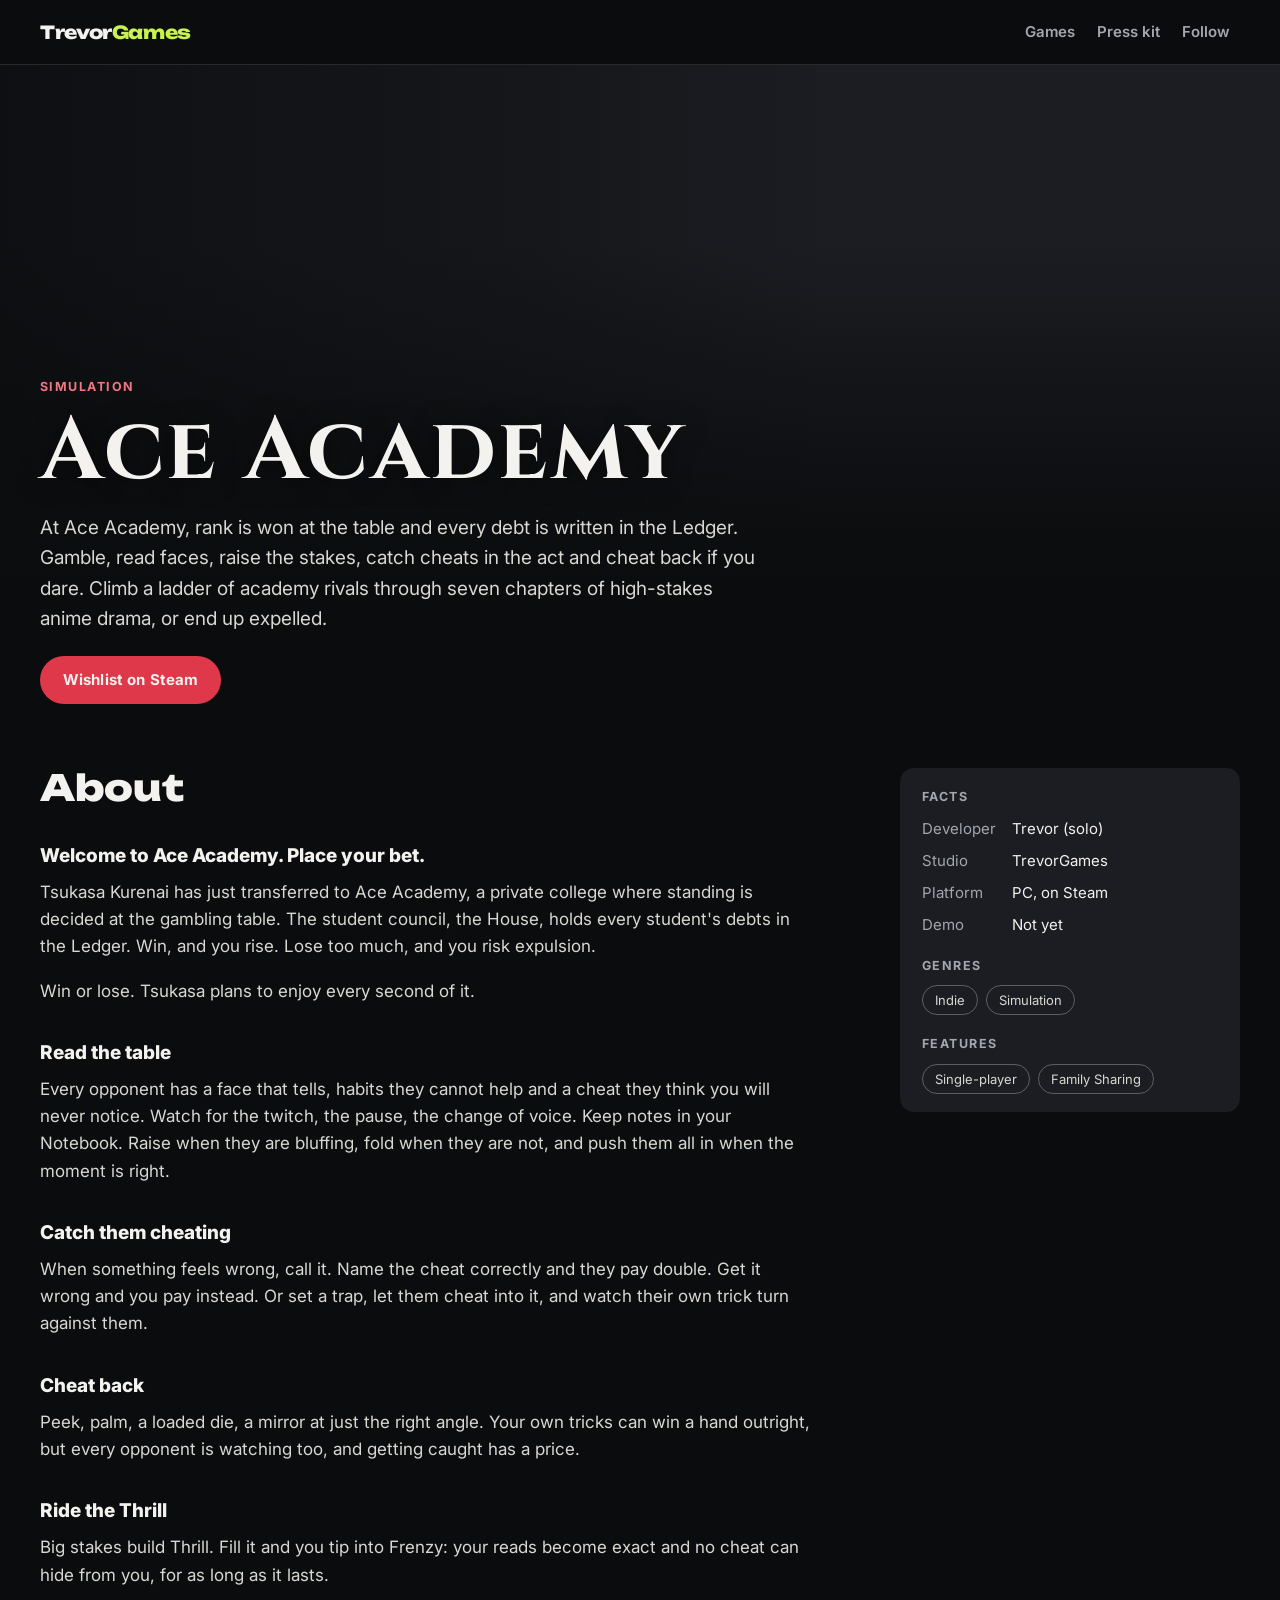
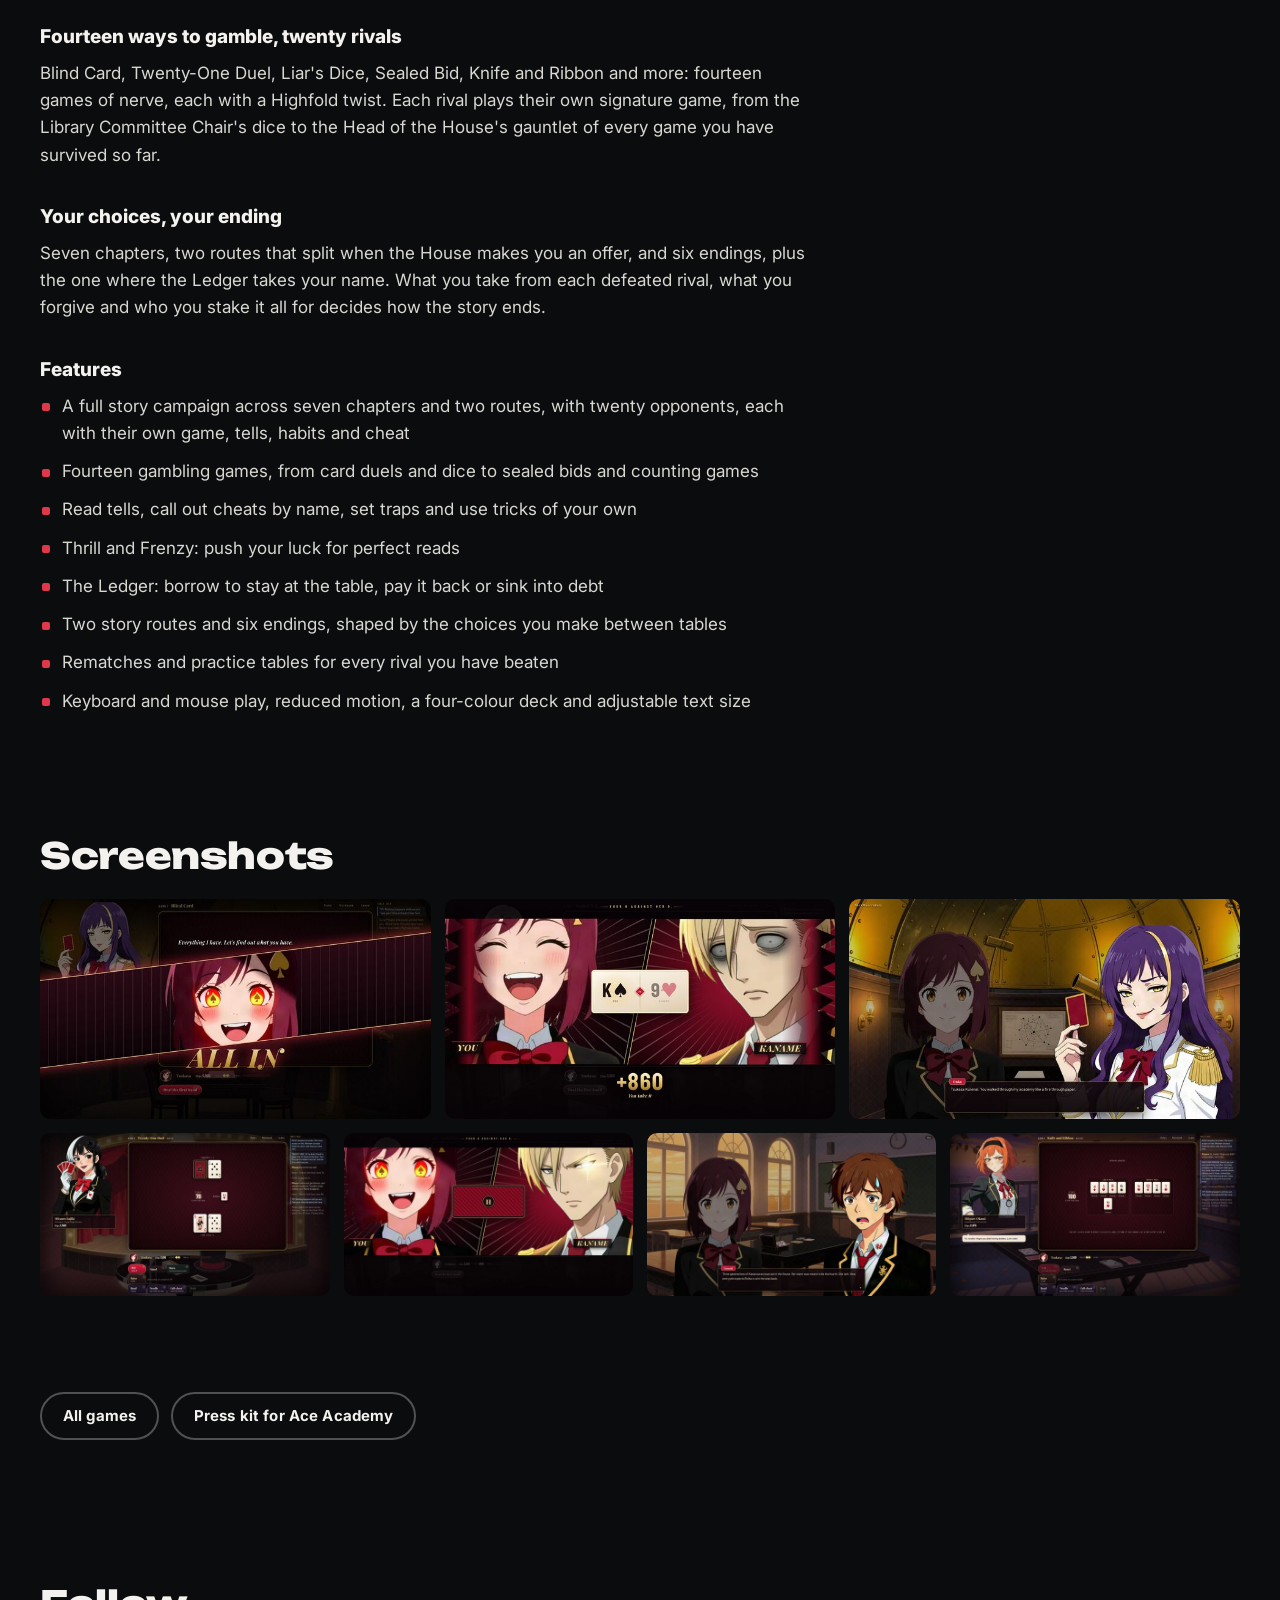
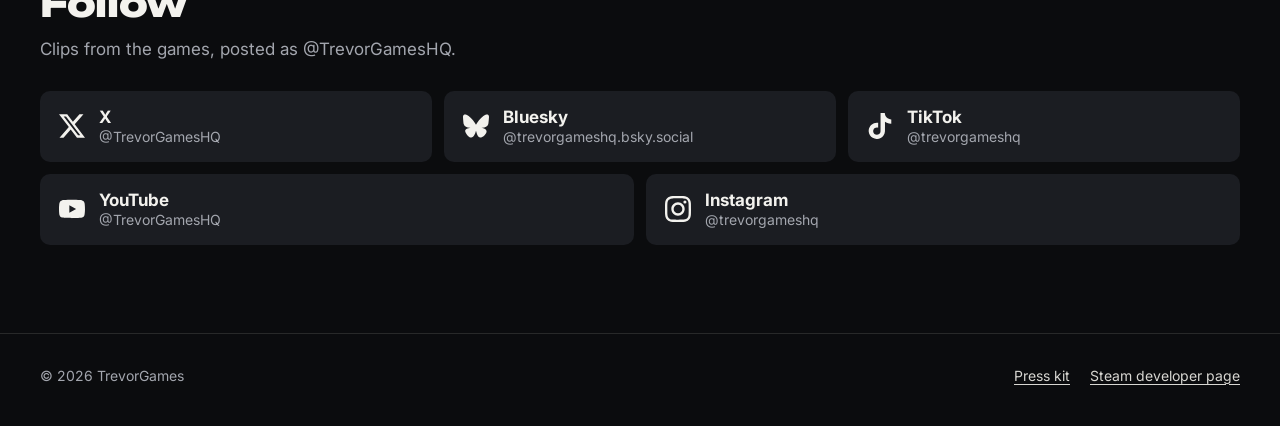
<file: games/ace-academy/index.html>
<!doctype html>
<html lang="en">
<head>
<meta charset="utf-8">
<meta name="viewport" content="width=device-width, initial-scale=1">
<title>Ace Academy · Wishlist on Steam · TrevorGames</title>
<meta name="description" content="Ace Academy: gamble, read faces and catch cheats in a seven-chapter anime story where rank is won at the table. Wishlist on Steam.">
<link rel="canonical" href="https://trevorgameshq.com/games/ace-academy/">
<meta name="theme-color" content="#0B0C0E">
<meta name="color-scheme" content="dark">
<meta property="og:type" content="website">
<meta property="og:site_name" content="TrevorGames">
<meta property="og:title" content="Ace Academy: wishlist on Steam">
<meta property="og:description" content="Ace Academy: gamble, read faces and catch cheats in a seven-chapter anime story where rank is won at the table. Wishlist on Steam.">
<meta property="og:url" content="https://trevorgameshq.com/games/ace-academy/">
<meta property="og:image" content="https://trevorgameshq.com/assets/img/og/ace-academy.jpg">
<meta property="og:image:width" content="1200">
<meta property="og:image:height" content="630">
<meta property="og:image:alt" content="Ace Academy: a student in a black blazer holds a fan of cards in a red-lit card room">
<meta property="og:locale" content="en_US">
<meta name="twitter:card" content="summary_large_image">
<meta name="twitter:site" content="@TrevorGamesHQ">
<meta name="twitter:title" content="Ace Academy: wishlist on Steam">
<meta name="twitter:description" content="Ace Academy: gamble, read faces and catch cheats in a seven-chapter anime story where rank is won at the table. Wishlist on Steam.">
<meta name="twitter:image" content="https://trevorgameshq.com/assets/img/og/ace-academy.jpg">
<meta name="twitter:image:alt" content="Ace Academy: a student in a black blazer holds a fan of cards in a red-lit card room">
<link rel="icon" href="../../favicon.ico" sizes="16x16 32x32 48x48">
<link rel="icon" href="../../assets/icons/favicon-32.png" sizes="32x32" type="image/png">
<link rel="apple-touch-icon" href="../../assets/icons/apple-touch-icon.png">
<link rel="preload" href="../../assets/fonts/unbounded-latin.woff2" as="font" type="font/woff2" crossorigin>
<link rel="preload" href="../../assets/fonts/inter-latin.woff2" as="font" type="font/woff2" crossorigin>
<link rel="preload" href="../../assets/fonts/cinzel-700-latin.woff2" as="font" type="font/woff2" crossorigin>
<link rel="stylesheet" href="../../assets/css/site.css">
<script src="../../assets/js/site.js" defer></script>
<script type="application/ld+json">
{
  "@context": "https://schema.org",
  "@type": "VideoGame",
  "name": "Ace Academy",
  "url": "https://trevorgameshq.com/games/ace-academy/",
  "description": "At Ace Academy, rank is won at the table and every debt is written in the Ledger. Gamble, read faces, raise the stakes, catch cheats in the act and cheat back if you dare. Climb a ladder of academy rivals through seven chapters of high-stakes anime drama, or end up expelled.",
  "genre": [
    "Indie",
    "Simulation"
  ],
  "gamePlatform": "PC",
  "applicationCategory": "Game",
  "image": "https://trevorgameshq.com/assets/img/ace-academy/keyart-1920.jpg",
  "author": {
    "@type": "Organization",
    "name": "TrevorGames",
    "url": "https://trevorgameshq.com/"
  },
  "publisher": {
    "@type": "Organization",
    "name": "TrevorGames",
    "url": "https://trevorgameshq.com/"
  },
  "sameAs": [
    "https://store.steampowered.com/app/5386160/Ace_Academy/"
  ]
}
</script>
</head>
<body class="page-game t-ace-academy">
<a class="skip-link" href="#main">Skip to content</a>
<header class="site-header">
  <div class="wrap">
    <a class="wordmark" href="../../" aria-label="TrevorGames home">Trevor<span class="g">Games</span></a>
    <nav class="nav" aria-label="Main">
      <a href="../../#games">Games</a>
      <a href="../../press/">Press<span class="nav-long">&nbsp;kit</span></a>
      <a href="#follow">Follow</a>
    </nav>
  </div>
</header>
<main id="main">
  <section class="g-hero" aria-labelledby="game-title">
    <picture class="g-hero-art" style="--fx:62%">
      <source media="(max-width: 719px)" srcset="../../assets/img/ace-academy/keyart-m-960.jpg" width="960" height="720">
      <img src="../../assets/img/ace-academy/keyart-1920.jpg" srcset="../../assets/img/ace-academy/keyart-960.jpg 960w, ../../assets/img/ace-academy/keyart-1920.jpg 1920w, ../../assets/img/ace-academy/keyart-2880.jpg 2880w" sizes="(min-width: 1858px) 100vw, (min-width: 1500px) 1858px, (min-width: 850px) 124vw, 1053px" width="1920" height="620" alt="Ace Academy key art: a student in a black blazer holds a fan of cards in a red-lit card room" fetchpriority="high" decoding="async">
    </picture>
    <div class="wrap g-hero-body">
      <p class="eyebrow">Simulation</p>
      <h1 id="game-title" class="g-title">Ace Academy</h1>
      <p class="g-pitch">At Ace Academy, rank is won at the table and every debt is written in the Ledger. Gamble, read faces, raise the stakes, catch cheats in the act and cheat back if you dare. Climb a ladder of academy rivals through seven chapters of high-stakes anime drama, or end up expelled.</p>
      <div class="actions">
        <a class="btn btn-primary" href="https://store.steampowered.com/app/5386160/Ace_Academy/?utm_source=website&amp;utm_medium=web&amp;utm_campaign=game&amp;utm_content=ace-academy">Wishlist on Steam</a>
      </div>
    </div>
  </section>

  <div class="wrap g-main">
    <div class="g-col">
      <section class="prose" aria-labelledby="about-title">
        <h2 id="about-title" class="section-title">About</h2>
        <h3>Welcome to Ace Academy. Place your bet.</h3>
        <p>Tsukasa Kurenai has just transferred to Ace Academy, a private college where standing is decided at the gambling table. The student council, the House, holds every student's debts in the Ledger. Win, and you rise. Lose too much, and you risk expulsion.</p>
        <p>Win or lose. Tsukasa plans to enjoy every second of it.</p>
        <h3>Read the table</h3>
        <p>Every opponent has a face that tells, habits they cannot help and a cheat they think you will never notice. Watch for the twitch, the pause, the change of voice. Keep notes in your Notebook. Raise when they are bluffing, fold when they are not, and push them all in when the moment is right.</p>
        <h3>Catch them cheating</h3>
        <p>When something feels wrong, call it. Name the cheat correctly and they pay double. Get it wrong and you pay instead. Or set a trap, let them cheat into it, and watch their own trick turn against them.</p>
        <h3>Cheat back</h3>
        <p>Peek, palm, a loaded die, a mirror at just the right angle. Your own tricks can win a hand outright, but every opponent is watching too, and getting caught has a price.</p>
        <h3>Ride the Thrill</h3>
        <p>Big stakes build Thrill. Fill it and you tip into Frenzy: your reads become exact and no cheat can hide from you, for as long as it lasts.</p>
        <h3>Fourteen ways to gamble, twenty rivals</h3>
        <p>Blind Card, Twenty-One Duel, Liar's Dice, Sealed Bid, Knife and Ribbon and more: fourteen games of nerve, each with a Highfold twist. Each rival plays their own signature game, from the Library Committee Chair's dice to the Head of the House's gauntlet of every game you have survived so far.</p>
        <h3>Your choices, your ending</h3>
        <p>Seven chapters, two routes that split when the House makes you an offer, and six endings, plus the one where the Ledger takes your name. What you take from each defeated rival, what you forgive and who you stake it all for decides how the story ends.</p>
        <h3>Features</h3>
        <ul>
        <li>A full story campaign across seven chapters and two routes, with twenty opponents, each with their own game, tells, habits and cheat</li>
        <li>Fourteen gambling games, from card duels and dice to sealed bids and counting games</li>
        <li>Read tells, call out cheats by name, set traps and use tricks of your own</li>
        <li>Thrill and Frenzy: push your luck for perfect reads</li>
        <li>The Ledger: borrow to stay at the table, pay it back or sink into debt</li>
        <li>Two story routes and six endings, shaped by the choices you make between tables</li>
        <li>Rematches and practice tables for every rival you have beaten</li>
        <li>Keyboard and mouse play, reduced motion, a four-colour deck and adjustable text size</li>
        </ul>
      </section>
    </div>
    <aside class="g-side" aria-label="Ace Academy facts">
      <div class="side-block">
        <h2 class="side-title">Facts</h2>
        <dl class="facts">
          <dt>Developer</dt><dd>Trevor (solo)</dd>
          <dt>Studio</dt><dd>TrevorGames</dd>
          <dt>Platform</dt><dd>PC, on Steam</dd>
          <dt>Demo</dt><dd>Not yet</dd>
        </dl>
        <h2 class="side-title">Genres</h2>
        <ul class="tags">
            <li>Indie</li>
            <li>Simulation</li>
        </ul>
        <h2 class="side-title">Features</h2>
        <ul class="tags">
            <li>Single-player</li>
            <li>Family Sharing</li>
        </ul>
      </div>
    </aside>
  </div>

  <section class="section wrap" aria-labelledby="shots-title">
    <h2 id="shots-title" class="section-title">Screenshots</h2>
    <ul class="gallery" data-lightbox style="--shot-ar:16 / 9">
        <li class="m-wide" style="--span:4"><a class="shot" href="../../assets/img/ace-academy/shots/01-1600.jpg"><img src="../../assets/img/ace-academy/shots/01-640.jpg" srcset="../../assets/img/ace-academy/shots/01-640.jpg 640w, ../../assets/img/ace-academy/shots/01-1600.jpg 1600w" sizes="(min-width: 1280px) 400px, (min-width: 1024px) 33vw, 50vw" width="640" height="360" alt="All in: Tsukasa, eyes lit with spades, pushes every chip in a game of Blind Card" loading="lazy" decoding="async"></a></li>
        <li style="--span:4"><a class="shot" href="../../assets/img/ace-academy/shots/02-1600.jpg"><img src="../../assets/img/ace-academy/shots/02-640.jpg" srcset="../../assets/img/ace-academy/shots/02-640.jpg 640w, ../../assets/img/ace-academy/shots/02-1600.jpg 1600w" sizes="(min-width: 1280px) 400px, (min-width: 1024px) 33vw, 50vw" width="640" height="360" alt="A king of spades beats a nine of hearts: Tsukasa takes 860 from Kaname" loading="lazy" decoding="async"></a></li>
        <li style="--span:4"><a class="shot" href="../../assets/img/ace-academy/shots/03-1600.jpg"><img src="../../assets/img/ace-academy/shots/03-640.jpg" srcset="../../assets/img/ace-academy/shots/03-640.jpg 640w, ../../assets/img/ace-academy/shots/03-1600.jpg 1600w" sizes="(min-width: 1280px) 400px, (min-width: 1024px) 33vw, 50vw" width="640" height="360" alt="In the Observatory, Ouka raises a card: &quot;Tsukasa Kurenai. You walked through my academy like a fire through paper.&quot;" loading="lazy" decoding="async"></a></li>
        <li style="--span:3"><a class="shot" href="../../assets/img/ace-academy/shots/04-1600.jpg"><img src="../../assets/img/ace-academy/shots/04-640.jpg" srcset="../../assets/img/ace-academy/shots/04-640.jpg 640w, ../../assets/img/ace-academy/shots/04-1600.jpg 1600w" sizes="(min-width: 1280px) 300px, (min-width: 1024px) 25vw, 50vw" width="640" height="360" alt="A game of Twenty-One Duel against Mitsuru Saijiki of the Stage Magic Society" loading="lazy" decoding="async"></a></li>
        <li style="--span:3"><a class="shot" href="../../assets/img/ace-academy/shots/05-1600.jpg"><img src="../../assets/img/ace-academy/shots/05-640.jpg" srcset="../../assets/img/ace-academy/shots/05-640.jpg 640w, ../../assets/img/ace-academy/shots/05-1600.jpg 1600w" sizes="(min-width: 1280px) 300px, (min-width: 1024px) 25vw, 50vw" width="640" height="360" alt="Tsukasa and Kaname face off over a face-down card" loading="lazy" decoding="async"></a></li>
        <li style="--span:3"><a class="shot" href="../../assets/img/ace-academy/shots/06-1600.jpg"><img src="../../assets/img/ace-academy/shots/06-640.jpg" srcset="../../assets/img/ace-academy/shots/06-640.jpg 640w, ../../assets/img/ace-academy/shots/06-1600.jpg 1600w" sizes="(min-width: 1280px) 300px, (min-width: 1024px) 25vw, 50vw" width="640" height="360" alt="Tomoki explains the Kasanouras and the House in an empty classroom at sunset" loading="lazy" decoding="async"></a></li>
        <li style="--span:3"><a class="shot" href="../../assets/img/ace-academy/shots/07-1600.jpg"><img src="../../assets/img/ace-academy/shots/07-640.jpg" srcset="../../assets/img/ace-academy/shots/07-640.jpg 640w, ../../assets/img/ace-academy/shots/07-1600.jpg 1600w" sizes="(min-width: 1280px) 300px, (min-width: 1024px) 25vw, 50vw" width="640" height="360" alt="Knife and Ribbon against Shigure Okami: nine cards cut into two piles" loading="lazy" decoding="async"></a></li>
    </ul>
  </section>


  <nav class="wrap page-links" aria-label="More">
    <a class="btn btn-ghost" href="../../#games">All games</a>
    <a class="btn btn-ghost" href="../../press/#ace-academy">Press kit for Ace Academy</a>
  </nav>

<section id="follow" class="section follow" aria-labelledby="follow-title">
  <div class="wrap">
    <h2 id="follow-title" class="section-title">Follow</h2>
    <p class="section-lede">Clips from the games, posted as @TrevorGamesHQ.</p>
    <ul class="follow-list">
      <li><a href="https://x.com/TrevorGamesHQ" rel="me"><svg viewBox="0 0 24 24" aria-hidden="true" focusable="false"><path fill="currentColor" d="M18.901 1.153h3.68l-8.04 9.19L24 22.846h-7.406l-5.8-7.584-6.638 7.584H.474l8.6-9.83L0 1.154h7.594l5.243 6.932ZM17.61 20.644h2.039L6.486 3.24H4.298Z"/></svg><span><span class="name">X</span><span class="handle">@TrevorGamesHQ</span></span></a></li>
      <li><a href="https://bsky.app/profile/trevorgameshq.bsky.social" rel="me"><svg viewBox="0 0 24 24" aria-hidden="true" focusable="false"><path fill="currentColor" d="M12 10.8c-1.087-2.114-4.046-6.053-6.798-7.995C2.566.944 1.561 1.266.902 1.565.139 1.908 0 3.08 0 3.768c0 .69.378 5.65.624 6.479.815 2.736 3.713 3.66 6.383 3.364.136-.02.275-.039.415-.056-.138.022-.276.04-.415.056-3.912.58-7.387 2.005-2.83 7.078 5.013 5.19 6.87-1.113 7.823-4.308.953 3.195 2.05 9.271 7.733 4.308 4.267-4.308 1.172-6.498-2.74-7.078a8.741 8.741 0 0 1-.415-.056c.14.017.279.036.415.056 2.67.297 5.568-.628 6.383-3.364.246-.828.624-5.79.624-6.478 0-.69-.139-1.861-.902-2.206-.659-.298-1.664-.62-4.3 1.24C16.046 4.748 13.087 8.687 12 10.8Z"/></svg><span><span class="name">Bluesky</span><span class="handle">@trevorgameshq.bsky.social</span></span></a></li>
      <li><a href="https://www.tiktok.com/@trevorgameshq" rel="me"><svg viewBox="0 0 24 24" aria-hidden="true" focusable="false"><path fill="currentColor" d="M12.525.02c1.31-.02 2.61-.01 3.91-.02.08 1.53.63 3.09 1.75 4.17 1.12 1.11 2.7 1.62 4.24 1.79v4.03c-1.44-.05-2.89-.35-4.2-.97-.57-.26-1.1-.59-1.62-.93-.01 2.92.01 5.84-.02 8.75-.08 1.4-.54 2.79-1.35 3.94-1.31 1.92-3.58 3.17-5.91 3.21-1.43.08-2.86-.31-4.08-1.03-2.02-1.19-3.44-3.37-3.65-5.71-.02-.5-.03-1-.01-1.49.18-1.9 1.12-3.72 2.58-4.96 1.66-1.44 3.98-2.13 6.15-1.72.02 1.48-.04 2.96-.04 4.44-.99-.32-2.15-.23-3.02.37-.63.41-1.11 1.04-1.36 1.75-.21.51-.15 1.07-.14 1.61.24 1.64 1.82 3.02 3.5 2.87 1.12-.01 2.19-.66 2.77-1.61.19-.33.4-.67.41-1.06.1-1.79.06-3.57.07-5.36.01-4.03-.01-8.05.02-12.07z"/></svg><span><span class="name">TikTok</span><span class="handle">@trevorgameshq</span></span></a></li>
      <li><a href="https://www.youtube.com/@TrevorGamesHQ" rel="me"><svg viewBox="0 0 24 24" aria-hidden="true" focusable="false"><path fill="currentColor" d="M23.498 6.186a3.016 3.016 0 0 0-2.122-2.136C19.505 3.545 12 3.545 12 3.545s-7.505 0-9.377.505A3.017 3.017 0 0 0 .502 6.186C0 8.07 0 12 0 12s0 3.93.502 5.814a3.016 3.016 0 0 0 2.122 2.136c1.871.505 9.376.505 9.376.505s7.505 0 9.377-.505a3.015 3.015 0 0 0 2.122-2.136C24 15.93 24 12 24 12s0-3.93-.502-5.814zM9.545 15.568V8.432L15.818 12l-6.273 3.568z"/></svg><span><span class="name">YouTube</span><span class="handle">@TrevorGamesHQ</span></span></a></li>
      <li><a href="https://www.instagram.com/trevorgameshq/" rel="me"><svg viewBox="0 0 24 24" aria-hidden="true" focusable="false"><path fill="currentColor" d="M7.0301.084c-1.2768.0602-2.1487.264-2.911.5634-.7888.3075-1.4575.72-2.1228 1.3877-.6652.6677-1.075 1.3368-1.3802 2.127-.2954.7638-.4956 1.6365-.552 2.914-.0564 1.2775-.0689 1.6882-.0626 4.947.0062 3.2586.0206 3.6671.0825 4.9473.061 1.2765.264 2.1482.5635 2.9107.308.7889.72 1.4573 1.388 2.1228.6679.6655 1.3365 1.0743 2.1285 1.38.7632.295 1.6361.4961 2.9134.552 1.2773.056 1.6884.069 4.9462.0627 3.2578-.0062 3.668-.0207 4.9478-.0814 1.28-.0607 2.147-.2652 2.9098-.5633.7889-.3086 1.4578-.72 2.1228-1.3881.665-.6682 1.0745-1.3378 1.3795-2.1284.2957-.7632.4966-1.636.552-2.9124.056-1.2809.0692-1.6898.063-4.948-.0063-3.2583-.021-3.6668-.0817-4.9465-.0607-1.2797-.264-2.1487-.5633-2.9117-.3084-.7889-.72-1.4568-1.3876-2.1228C21.2982 1.33 20.628.9208 19.8378.6165 19.074.321 18.2017.1197 16.9244.0645 15.6471.0093 15.236-.005 11.977.0014 8.718.0076 8.31.0215 7.0301.0839m.1402 21.6932c-1.17-.0509-1.8053-.2453-2.2287-.408-.5606-.216-.96-.4771-1.3819-.895-.422-.4178-.6811-.8186-.9-1.378-.1644-.4234-.3624-1.058-.4171-2.228-.0595-1.2645-.072-1.6442-.079-4.848-.007-3.2037.0053-3.583.0607-4.848.05-1.169.2456-1.805.408-2.2282.216-.5613.4762-.96.895-1.3816.4188-.4217.8184-.6814 1.3783-.9003.423-.1651 1.0575-.3614 2.227-.4171 1.2655-.06 1.6447-.072 4.848-.079 3.2033-.007 3.5835.005 4.8495.0608 1.169.0508 1.8053.2445 2.228.408.5608.216.96.4754 1.3816.895.4217.4194.6816.8176.9005 1.3787.1653.4217.3617 1.056.4169 2.2263.0602 1.2655.0739 1.645.0796 4.848.0058 3.203-.0055 3.5834-.061 4.848-.051 1.17-.245 1.8055-.408 2.2294-.216.5604-.4763.96-.8954 1.3814-.419.4215-.8181.6811-1.3783.9-.4224.1649-1.0577.3617-2.2262.4174-1.2656.0595-1.6448.072-4.8493.079-3.2045.007-3.5825-.006-4.848-.0608M16.953 5.5864A1.44 1.44 0 1 0 18.39 4.144a1.44 1.44 0 0 0-1.437 1.4424M5.8385 12.012c.0067 3.4032 2.7706 6.1557 6.173 6.1493 3.4026-.0065 6.157-2.7701 6.1506-6.1733-.0065-3.4032-2.771-6.1565-6.174-6.1498-3.403.0067-6.156 2.771-6.1496 6.1738M8 12.0077a4 4 0 1 1 4.008 3.9921A3.9996 3.9996 0 0 1 8 12.0077"/></svg><span><span class="name">Instagram</span><span class="handle">@trevorgameshq</span></span></a></li>
    </ul>
  </div>
</section>
</main>
<footer class="site-footer">
  <div class="wrap">
    <p>&copy; 2026 TrevorGames</p>
    <nav aria-label="Footer">
      <a href="../../press/">Press kit</a>
      <a href="https://store.steampowered.com/search/?developer=Trevor&amp;utm_source=website&amp;utm_medium=web&amp;utm_campaign=game&amp;utm_content=trevorgames">Steam developer page</a>
    </nav>
  </div>
</footer>
</body>
</html>
</file>
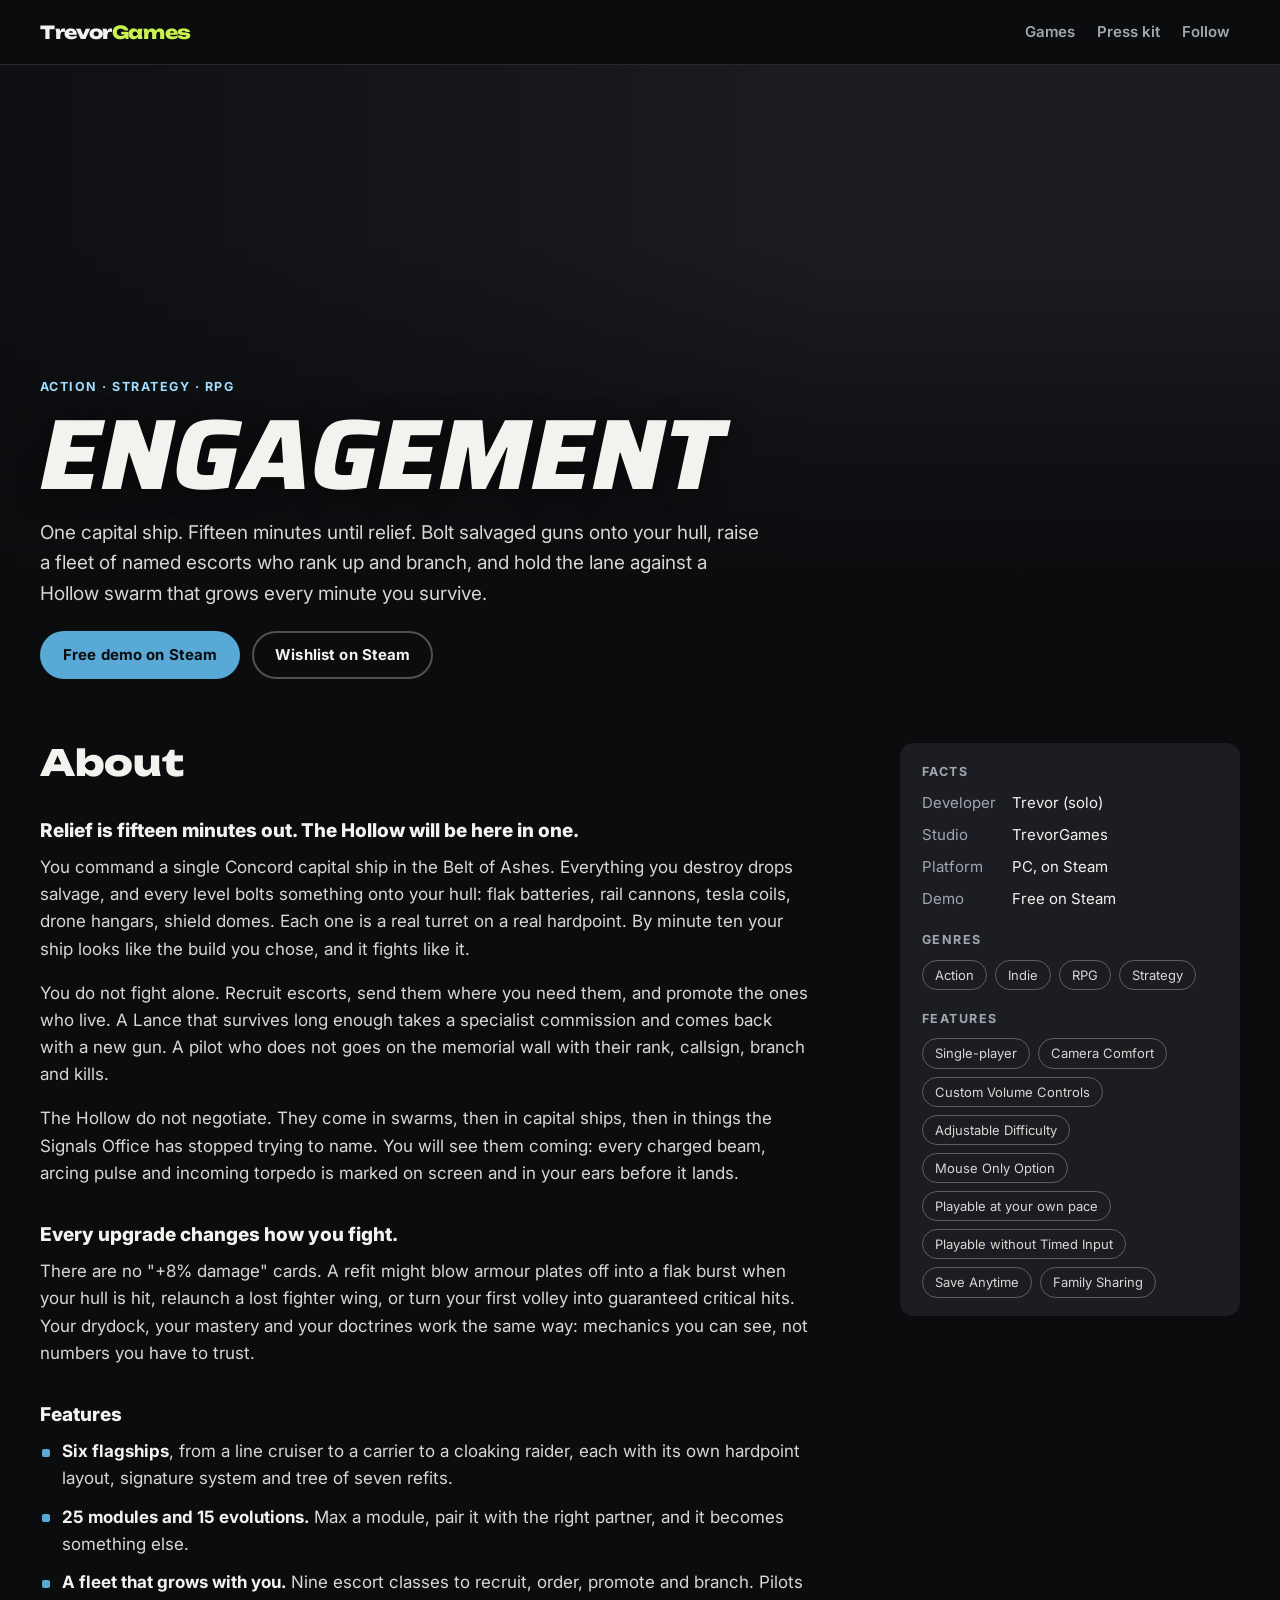
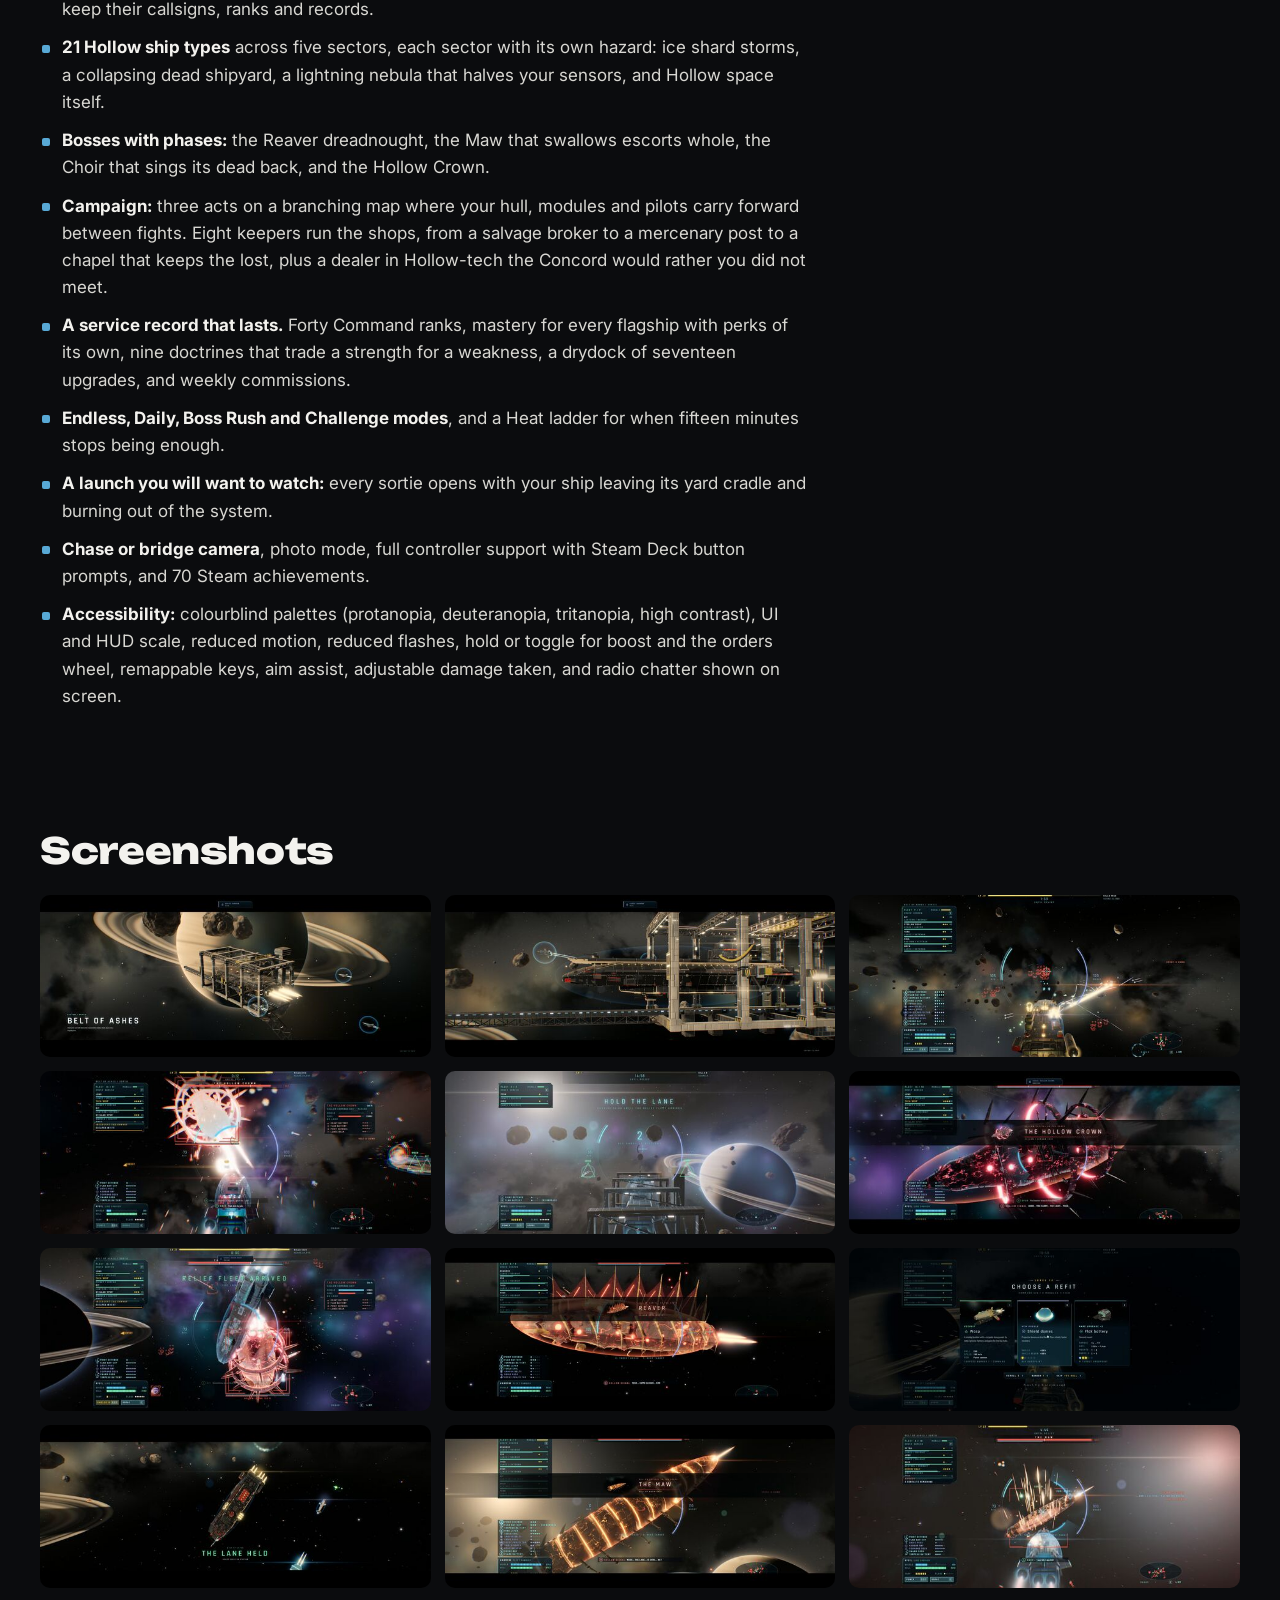
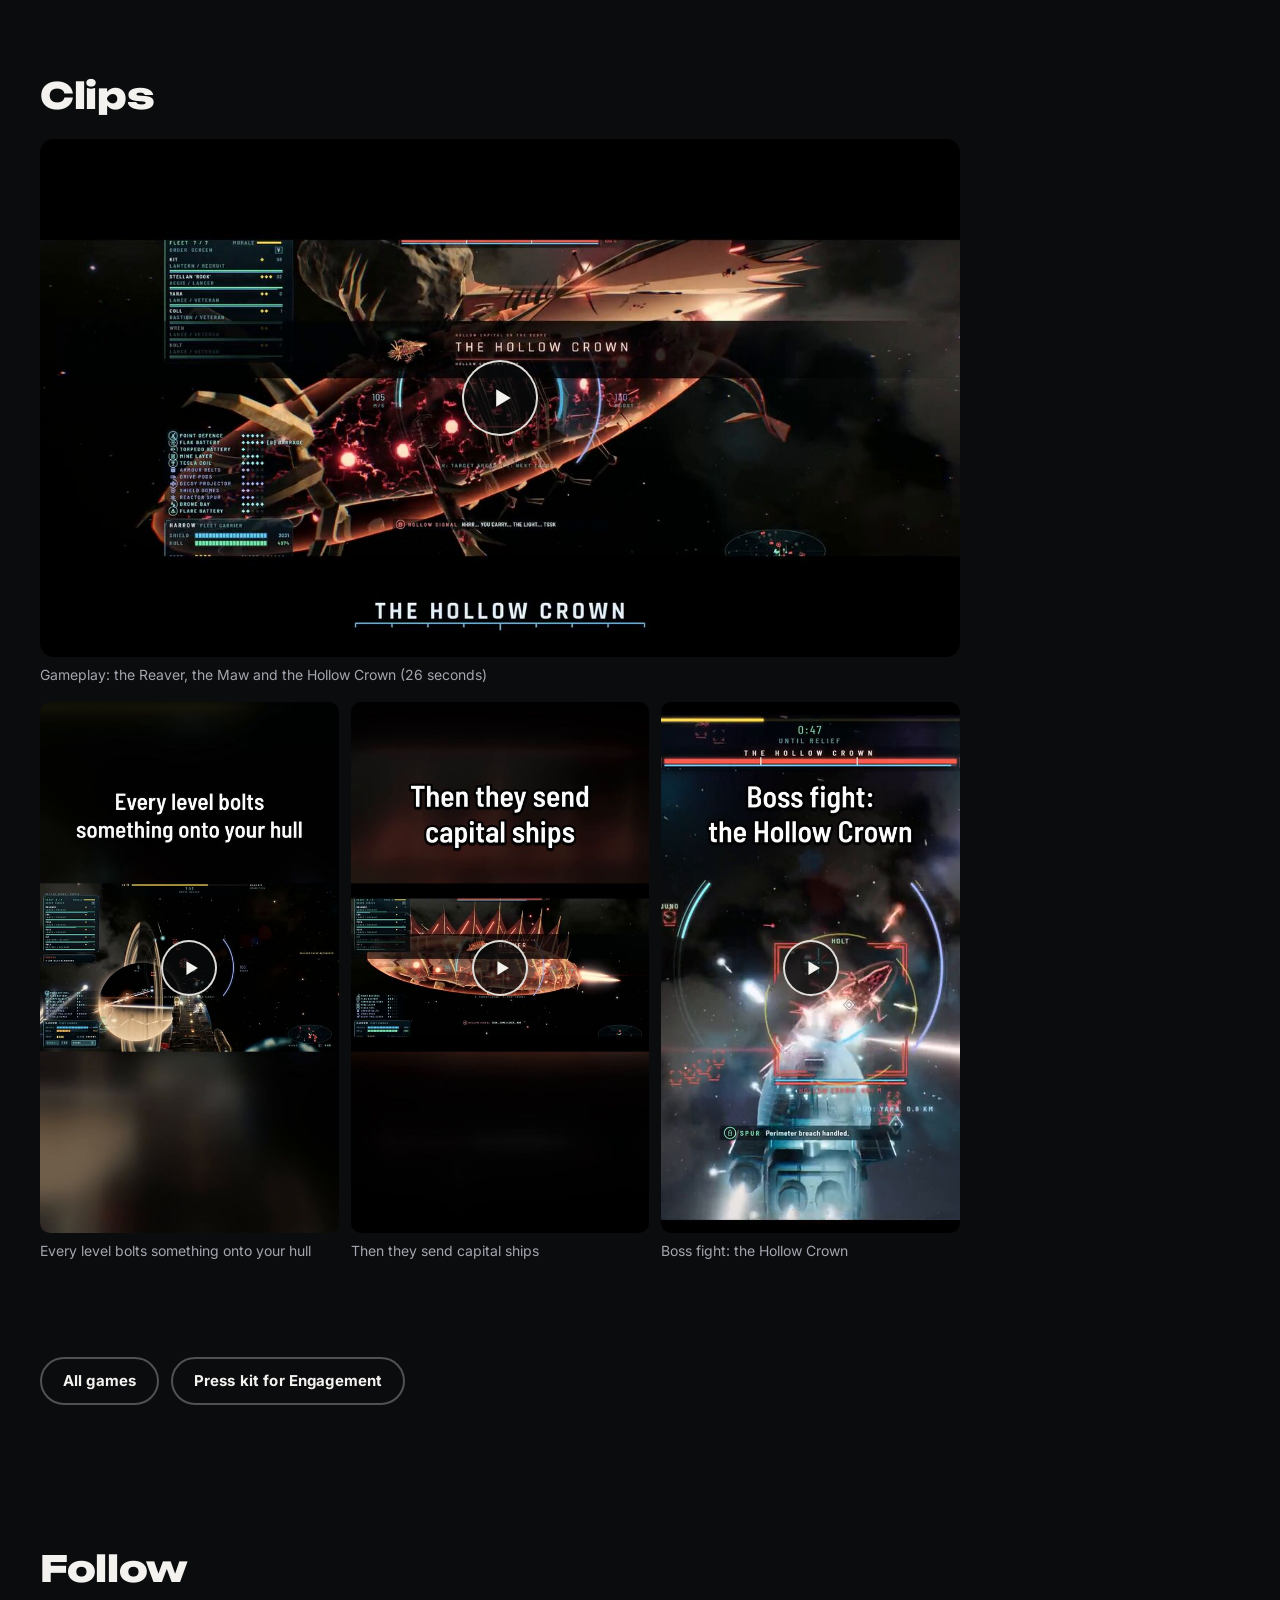
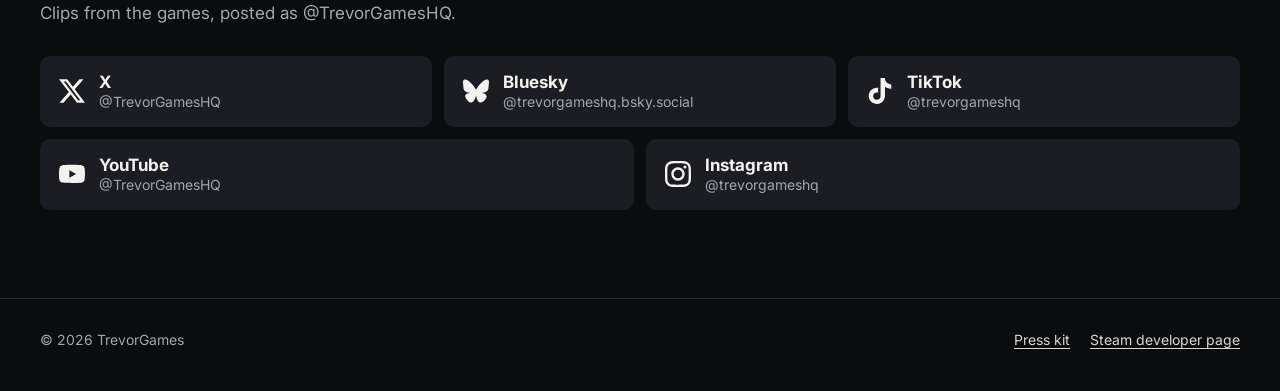
<file: games/engagement/index.html>
<!doctype html>
<html lang="en">
<head>
<meta charset="utf-8">
<meta name="viewport" content="width=device-width, initial-scale=1">
<title>Engagement · Free demo on Steam · TrevorGames</title>
<meta name="description" content="Engagement: one capital ship, fifteen minutes until relief, and a Hollow swarm that grows every minute. A game by solo developer Trevor. Free demo on Steam.">
<link rel="canonical" href="https://trevorgameshq.com/games/engagement/">
<meta name="theme-color" content="#0B0C0E">
<meta name="color-scheme" content="dark">
<meta property="og:type" content="website">
<meta property="og:site_name" content="TrevorGames">
<meta property="og:title" content="Engagement: free demo on Steam">
<meta property="og:description" content="Engagement: one capital ship, fifteen minutes until relief, and a Hollow swarm that grows every minute. A game by solo developer Trevor. Free demo on Steam.">
<meta property="og:url" content="https://trevorgameshq.com/games/engagement/">
<meta property="og:image" content="https://trevorgameshq.com/assets/img/og/engagement.jpg">
<meta property="og:image:width" content="1200">
<meta property="og:image:height" content="630">
<meta property="og:image:alt" content="Engagement: a capital ship and its escorts in front of a ringed planet">
<meta property="og:locale" content="en_US">
<meta name="twitter:card" content="summary_large_image">
<meta name="twitter:site" content="@TrevorGamesHQ">
<meta name="twitter:title" content="Engagement: free demo on Steam">
<meta name="twitter:description" content="Engagement: one capital ship, fifteen minutes until relief, and a Hollow swarm that grows every minute. A game by solo developer Trevor. Free demo on Steam.">
<meta name="twitter:image" content="https://trevorgameshq.com/assets/img/og/engagement.jpg">
<meta name="twitter:image:alt" content="Engagement: a capital ship and its escorts in front of a ringed planet">
<link rel="icon" href="../../favicon.ico" sizes="16x16 32x32 48x48">
<link rel="icon" href="../../assets/icons/favicon-32.png" sizes="32x32" type="image/png">
<link rel="apple-touch-icon" href="../../assets/icons/apple-touch-icon.png">
<link rel="preload" href="../../assets/fonts/unbounded-latin.woff2" as="font" type="font/woff2" crossorigin>
<link rel="preload" href="../../assets/fonts/inter-latin.woff2" as="font" type="font/woff2" crossorigin>
<link rel="preload" href="../../assets/fonts/saira-800italic-latin.woff2" as="font" type="font/woff2" crossorigin>
<link rel="stylesheet" href="../../assets/css/site.css">
<script src="../../assets/js/site.js" defer></script>
<script type="application/ld+json">
{
  "@context": "https://schema.org",
  "@type": "VideoGame",
  "name": "Engagement",
  "url": "https://trevorgameshq.com/games/engagement/",
  "description": "One capital ship. Fifteen minutes until relief. Bolt salvaged guns onto your hull, raise a fleet of named escorts who rank up and branch, and hold the lane against a Hollow swarm that grows every minute you survive.",
  "genre": [
    "Action",
    "Indie",
    "RPG",
    "Strategy"
  ],
  "gamePlatform": "PC",
  "applicationCategory": "Game",
  "image": "https://trevorgameshq.com/assets/img/engagement/keyart-1920.jpg",
  "author": {
    "@type": "Organization",
    "name": "TrevorGames",
    "url": "https://trevorgameshq.com/"
  },
  "publisher": {
    "@type": "Organization",
    "name": "TrevorGames",
    "url": "https://trevorgameshq.com/"
  },
  "sameAs": [
    "https://store.steampowered.com/app/5195200/Engagement/"
  ]
}
</script>
</head>
<body class="page-game t-engagement">
<a class="skip-link" href="#main">Skip to content</a>
<header class="site-header">
  <div class="wrap">
    <a class="wordmark" href="../../" aria-label="TrevorGames home">Trevor<span class="g">Games</span></a>
    <nav class="nav" aria-label="Main">
      <a href="../../#games">Games</a>
      <a href="../../press/">Press<span class="nav-long">&nbsp;kit</span></a>
      <a href="#follow">Follow</a>
    </nav>
  </div>
</header>
<main id="main">
  <section class="g-hero" aria-labelledby="game-title">
    <picture class="g-hero-art" style="--fx:50%">
      <source media="(max-width: 719px)" srcset="../../assets/img/engagement/keyart-m-960.jpg" width="960" height="720">
      <img src="../../assets/img/engagement/keyart-1920.jpg" srcset="../../assets/img/engagement/keyart-960.jpg 960w, ../../assets/img/engagement/keyart-1920.jpg 1920w, ../../assets/img/engagement/keyart-2880.jpg 2880w" sizes="(min-width: 1858px) 100vw, (min-width: 1500px) 1858px, (min-width: 850px) 124vw, 1053px" width="1920" height="620" alt="Engagement key art: a capital ship and its escorts in front of a ringed planet" fetchpriority="high" decoding="async">
    </picture>
    <div class="wrap g-hero-body">
      <p class="eyebrow">Action · Strategy · RPG</p>
      <h1 id="game-title" class="g-title">Engagement</h1>
      <p class="g-pitch">One capital ship. Fifteen minutes until relief. Bolt salvaged guns onto your hull, raise a fleet of named escorts who rank up and branch, and hold the lane against a Hollow swarm that grows every minute you survive.</p>
      <div class="actions">
        <a class="btn btn-primary" href="https://store.steampowered.com/app/5195200/Engagement/?utm_source=website&amp;utm_medium=web&amp;utm_campaign=game&amp;utm_content=engagement">Free demo on Steam</a>
        <a class="btn btn-ghost" href="https://store.steampowered.com/app/5195200/Engagement/?utm_source=website&amp;utm_medium=web&amp;utm_campaign=game&amp;utm_content=engagement">Wishlist on Steam</a>
      </div>
    </div>
  </section>

  <div class="wrap g-main">
    <div class="g-col">
      <section class="prose" aria-labelledby="about-title">
        <h2 id="about-title" class="section-title">About</h2>
        <h3>Relief is fifteen minutes out. The Hollow will be here in one.</h3>
        <p>You command a single Concord capital ship in the Belt of Ashes. Everything you destroy drops salvage, and every level bolts something onto your hull: flak batteries, rail cannons, tesla coils, drone hangars, shield domes. Each one is a real turret on a real hardpoint. By minute ten your ship looks like the build you chose, and it fights like it.</p>
        <p>You do not fight alone. Recruit escorts, send them where you need them, and promote the ones who live. A Lance that survives long enough takes a specialist commission and comes back with a new gun. A pilot who does not goes on the memorial wall with their rank, callsign, branch and kills.</p>
        <p>The Hollow do not negotiate. They come in swarms, then in capital ships, then in things the Signals Office has stopped trying to name. You will see them coming: every charged beam, arcing pulse and incoming torpedo is marked on screen and in your ears before it lands.</p>
        <h3>Every upgrade changes how you fight.</h3>
        <p>There are no "+8% damage" cards. A refit might blow armour plates off into a flak burst when your hull is hit, relaunch a lost fighter wing, or turn your first volley into guaranteed critical hits. Your drydock, your mastery and your doctrines work the same way: mechanics you can see, not numbers you have to trust.</p>
        <h3>Features</h3>
        <ul>
        <li><strong>Six flagships</strong>, from a line cruiser to a carrier to a cloaking raider, each with its own hardpoint layout, signature system and tree of seven refits.</li>
        <li><strong>25 modules and 15 evolutions.</strong> Max a module, pair it with the right partner, and it becomes something else.</li>
        <li><strong>A fleet that grows with you.</strong> Nine escort classes to recruit, order, promote and branch. Pilots keep their callsigns, ranks and records.</li>
        <li><strong>21 Hollow ship types</strong> across five sectors, each sector with its own hazard: ice shard storms, a collapsing dead shipyard, a lightning nebula that halves your sensors, and Hollow space itself.</li>
        <li><strong>Bosses with phases:</strong> the Reaver dreadnought, the Maw that swallows escorts whole, the Choir that sings its dead back, and the Hollow Crown.</li>
        <li><strong>Campaign:</strong> three acts on a branching map where your hull, modules and pilots carry forward between fights. Eight keepers run the shops, from a salvage broker to a mercenary post to a chapel that keeps the lost, plus a dealer in Hollow-tech the Concord would rather you did not meet.</li>
        <li><strong>A service record that lasts.</strong> Forty Command ranks, mastery for every flagship with perks of its own, nine doctrines that trade a strength for a weakness, a drydock of seventeen upgrades, and weekly commissions.</li>
        <li><strong>Endless, Daily, Boss Rush and Challenge modes</strong>, and a Heat ladder for when fifteen minutes stops being enough.</li>
        <li><strong>A launch you will want to watch:</strong> every sortie opens with your ship leaving its yard cradle and burning out of the system.</li>
        <li><strong>Chase or bridge camera</strong>, photo mode, full controller support with Steam Deck button prompts, and 70 Steam achievements.</li>
        <li><strong>Accessibility:</strong> colourblind palettes (protanopia, deuteranopia, tritanopia, high contrast), UI and HUD scale, reduced motion, reduced flashes, hold or toggle for boost and the orders wheel, remappable keys, aim assist, adjustable damage taken, and radio chatter shown on screen.</li>
        </ul>
      </section>
    </div>
    <aside class="g-side" aria-label="Engagement facts">
      <div class="side-block">
        <h2 class="side-title">Facts</h2>
        <dl class="facts">
          <dt>Developer</dt><dd>Trevor (solo)</dd>
          <dt>Studio</dt><dd>TrevorGames</dd>
          <dt>Platform</dt><dd>PC, on Steam</dd>
          <dt>Demo</dt><dd>Free on Steam</dd>
        </dl>
        <h2 class="side-title">Genres</h2>
        <ul class="tags">
            <li>Action</li>
            <li>Indie</li>
            <li>RPG</li>
            <li>Strategy</li>
        </ul>
        <h2 class="side-title">Features</h2>
        <ul class="tags">
            <li>Single-player</li>
            <li>Camera Comfort</li>
            <li>Custom Volume Controls</li>
            <li>Adjustable Difficulty</li>
            <li>Mouse Only Option</li>
            <li>Playable at your own pace</li>
            <li>Playable without Timed Input</li>
            <li>Save Anytime</li>
            <li>Family Sharing</li>
        </ul>
      </div>
    </aside>
  </div>

  <section class="section wrap" aria-labelledby="shots-title">
    <h2 id="shots-title" class="section-title">Screenshots</h2>
    <ul class="gallery" data-lightbox style="--shot-ar:2.4 / 1">
        <li style="--span:4"><a class="shot" href="../../assets/img/engagement/shots/01-1600.jpg"><img src="../../assets/img/engagement/shots/01-640.jpg" srcset="../../assets/img/engagement/shots/01-640.jpg 640w, ../../assets/img/engagement/shots/01-1600.jpg 1600w" sizes="(min-width: 1280px) 400px, (min-width: 1024px) 33vw, 50vw" width="640" height="268" alt="A capital ship in its yard cradle above a ringed planet, under the sector title Belt of Ashes" loading="lazy" decoding="async"></a></li>
        <li style="--span:4"><a class="shot" href="../../assets/img/engagement/shots/02-1600.jpg"><img src="../../assets/img/engagement/shots/02-640.jpg" srcset="../../assets/img/engagement/shots/02-640.jpg 640w, ../../assets/img/engagement/shots/02-1600.jpg 1600w" sizes="(min-width: 1280px) 400px, (min-width: 1024px) 33vw, 50vw" width="640" height="268" alt="The capital ship sliding out of a long orbital dock" loading="lazy" decoding="async"></a></li>
        <li style="--span:4"><a class="shot" href="../../assets/img/engagement/shots/03-1600.jpg"><img src="../../assets/img/engagement/shots/03-640.jpg" srcset="../../assets/img/engagement/shots/03-640.jpg 640w, ../../assets/img/engagement/shots/03-1600.jpg 1600w" sizes="(min-width: 1280px) 400px, (min-width: 1024px) 33vw, 50vw" width="640" height="268" alt="The capital ship firing its turrets into a swarm of enemy fighters" loading="lazy" decoding="async"></a></li>
        <li style="--span:4"><a class="shot" href="../../assets/img/engagement/shots/04-1600.jpg"><img src="../../assets/img/engagement/shots/04-640.jpg" srcset="../../assets/img/engagement/shots/04-640.jpg 640w, ../../assets/img/engagement/shots/04-1600.jpg 1600w" sizes="(min-width: 1280px) 400px, (min-width: 1024px) 33vw, 50vw" width="640" height="255" alt="Beam fire hitting the Hollow Crown, seen from behind the player ship" loading="lazy" decoding="async"></a></li>
        <li style="--span:4"><a class="shot" href="../../assets/img/engagement/shots/05-1600.jpg"><img src="../../assets/img/engagement/shots/05-640.jpg" srcset="../../assets/img/engagement/shots/05-640.jpg 640w, ../../assets/img/engagement/shots/05-1600.jpg 1600w" sizes="(min-width: 1280px) 400px, (min-width: 1024px) 33vw, 50vw" width="640" height="255" alt="The Hold the lane countdown at the start of a run, near a ringed planet" loading="lazy" decoding="async"></a></li>
        <li style="--span:4"><a class="shot" href="../../assets/img/engagement/shots/06-1600.jpg"><img src="../../assets/img/engagement/shots/06-640.jpg" srcset="../../assets/img/engagement/shots/06-640.jpg 640w, ../../assets/img/engagement/shots/06-1600.jpg 1600w" sizes="(min-width: 1280px) 400px, (min-width: 1024px) 33vw, 50vw" width="640" height="255" alt="The Hollow Crown arrives, glowing red, with its name across the screen" loading="lazy" decoding="async"></a></li>
        <li style="--span:4"><a class="shot" href="../../assets/img/engagement/shots/07-1600.jpg"><img src="../../assets/img/engagement/shots/07-640.jpg" srcset="../../assets/img/engagement/shots/07-640.jpg 640w, ../../assets/img/engagement/shots/07-1600.jpg 1600w" sizes="(min-width: 1280px) 400px, (min-width: 1024px) 33vw, 50vw" width="640" height="255" alt="Relief fleet arrived: a large relief ship reaches the player ship" loading="lazy" decoding="async"></a></li>
        <li style="--span:4"><a class="shot" href="../../assets/img/engagement/shots/08-1600.jpg"><img src="../../assets/img/engagement/shots/08-640.jpg" srcset="../../assets/img/engagement/shots/08-640.jpg 640w, ../../assets/img/engagement/shots/08-1600.jpg 1600w" sizes="(min-width: 1280px) 400px, (min-width: 1024px) 33vw, 50vw" width="640" height="268" alt="The Reaver, a spiked Hollow capital ship, entering the lane" loading="lazy" decoding="async"></a></li>
        <li style="--span:4"><a class="shot" href="../../assets/img/engagement/shots/09-1600.jpg"><img src="../../assets/img/engagement/shots/09-640.jpg" srcset="../../assets/img/engagement/shots/09-640.jpg 640w, ../../assets/img/engagement/shots/09-1600.jpg 1600w" sizes="(min-width: 1280px) 400px, (min-width: 1024px) 33vw, 50vw" width="640" height="268" alt="The Choose a refit screen, offering a Wasp bomber, shield domes or a flak battery" loading="lazy" decoding="async"></a></li>
        <li style="--span:4"><a class="shot" href="../../assets/img/engagement/shots/10-1600.jpg"><img src="../../assets/img/engagement/shots/10-640.jpg" srcset="../../assets/img/engagement/shots/10-640.jpg 640w, ../../assets/img/engagement/shots/10-1600.jpg 1600w" sizes="(min-width: 1280px) 400px, (min-width: 1024px) 33vw, 50vw" width="640" height="268" alt="The lane held: the player ship and its escorts after surviving a run" loading="lazy" decoding="async"></a></li>
        <li style="--span:4"><a class="shot" href="../../assets/img/engagement/shots/11-1600.jpg"><img src="../../assets/img/engagement/shots/11-640.jpg" srcset="../../assets/img/engagement/shots/11-640.jpg 640w, ../../assets/img/engagement/shots/11-1600.jpg 1600w" sizes="(min-width: 1280px) 400px, (min-width: 1024px) 33vw, 50vw" width="640" height="268" alt="The Maw, a long ribbed Hollow ship, passing a planet" loading="lazy" decoding="async"></a></li>
        <li style="--span:4"><a class="shot" href="../../assets/img/engagement/shots/12-1600.jpg"><img src="../../assets/img/engagement/shots/12-640.jpg" srcset="../../assets/img/engagement/shots/12-640.jpg 640w, ../../assets/img/engagement/shots/12-1600.jpg 1600w" sizes="(min-width: 1280px) 400px, (min-width: 1024px) 33vw, 50vw" width="640" height="255" alt="The player ship trading fire with the Maw" loading="lazy" decoding="async"></a></li>
    </ul>
  </section>

  <section class="section wrap" aria-labelledby="clips-title" style="padding-top:0">
    <h2 id="clips-title" class="section-title">Clips</h2>
    <div class="clips">
      <figure class="clip-wide">
        <div class="player" data-label="Play Engagement gameplay clip">
          <video controls playsinline preload="none" poster="../../assets/img/engagement/wide-poster.jpg" width="1920" height="1080" src="../../engagement/engagement_wide.mp4" aria-label="Engagement gameplay clip"></video>
        </div>
        <figcaption>Gameplay: the Reaver, the Maw and the Hollow Crown (26 seconds)</figcaption>
      </figure>
      <ul class="clip-row">
          <li>
            <figure>
              <div class="player vertical" data-label="Play Engagement clip: Every level bolts something onto your hull">
                <video controls playsinline preload="none" poster="../../assets/img/engagement/v1-poster.jpg" width="1080" height="1920" src="../../assets/video/engagement_v1.mp4" aria-label="Engagement clip: Every level bolts something onto your hull"></video>
              </div>
              <figcaption>Every level bolts something onto your hull</figcaption>
            </figure>
          </li>
          <li>
            <figure>
              <div class="player vertical" data-label="Play Engagement clip: Then they send capital ships">
                <video controls playsinline preload="none" poster="../../assets/img/engagement/v2-poster.jpg" width="1080" height="1920" src="../../engagement/engagement_v2.mp4" aria-label="Engagement clip: Then they send capital ships"></video>
              </div>
              <figcaption>Then they send capital ships</figcaption>
            </figure>
          </li>
          <li>
            <figure>
              <div class="player vertical" data-label="Play Engagement clip: Boss fight: the Hollow Crown">
                <video controls playsinline preload="none" poster="../../assets/img/engagement/v3-poster.jpg" width="1080" height="1920" src="../../engagement/engagement_v3.mp4" aria-label="Engagement clip: Boss fight: the Hollow Crown"></video>
              </div>
              <figcaption>Boss fight: the Hollow Crown</figcaption>
            </figure>
          </li>
      </ul>
    </div>
  </section>


  <nav class="wrap page-links" aria-label="More">
    <a class="btn btn-ghost" href="../../#games">All games</a>
    <a class="btn btn-ghost" href="../../press/#engagement">Press kit for Engagement</a>
  </nav>

<section id="follow" class="section follow" aria-labelledby="follow-title">
  <div class="wrap">
    <h2 id="follow-title" class="section-title">Follow</h2>
    <p class="section-lede">Clips from the games, posted as @TrevorGamesHQ.</p>
    <ul class="follow-list">
      <li><a href="https://x.com/TrevorGamesHQ" rel="me"><svg viewBox="0 0 24 24" aria-hidden="true" focusable="false"><path fill="currentColor" d="M18.901 1.153h3.68l-8.04 9.19L24 22.846h-7.406l-5.8-7.584-6.638 7.584H.474l8.6-9.83L0 1.154h7.594l5.243 6.932ZM17.61 20.644h2.039L6.486 3.24H4.298Z"/></svg><span><span class="name">X</span><span class="handle">@TrevorGamesHQ</span></span></a></li>
      <li><a href="https://bsky.app/profile/trevorgameshq.bsky.social" rel="me"><svg viewBox="0 0 24 24" aria-hidden="true" focusable="false"><path fill="currentColor" d="M12 10.8c-1.087-2.114-4.046-6.053-6.798-7.995C2.566.944 1.561 1.266.902 1.565.139 1.908 0 3.08 0 3.768c0 .69.378 5.65.624 6.479.815 2.736 3.713 3.66 6.383 3.364.136-.02.275-.039.415-.056-.138.022-.276.04-.415.056-3.912.58-7.387 2.005-2.83 7.078 5.013 5.19 6.87-1.113 7.823-4.308.953 3.195 2.05 9.271 7.733 4.308 4.267-4.308 1.172-6.498-2.74-7.078a8.741 8.741 0 0 1-.415-.056c.14.017.279.036.415.056 2.67.297 5.568-.628 6.383-3.364.246-.828.624-5.79.624-6.478 0-.69-.139-1.861-.902-2.206-.659-.298-1.664-.62-4.3 1.24C16.046 4.748 13.087 8.687 12 10.8Z"/></svg><span><span class="name">Bluesky</span><span class="handle">@trevorgameshq.bsky.social</span></span></a></li>
      <li><a href="https://www.tiktok.com/@trevorgameshq" rel="me"><svg viewBox="0 0 24 24" aria-hidden="true" focusable="false"><path fill="currentColor" d="M12.525.02c1.31-.02 2.61-.01 3.91-.02.08 1.53.63 3.09 1.75 4.17 1.12 1.11 2.7 1.62 4.24 1.79v4.03c-1.44-.05-2.89-.35-4.2-.97-.57-.26-1.1-.59-1.62-.93-.01 2.92.01 5.84-.02 8.75-.08 1.4-.54 2.79-1.35 3.94-1.31 1.92-3.58 3.17-5.91 3.21-1.43.08-2.86-.31-4.08-1.03-2.02-1.19-3.44-3.37-3.65-5.71-.02-.5-.03-1-.01-1.49.18-1.9 1.12-3.72 2.58-4.96 1.66-1.44 3.98-2.13 6.15-1.72.02 1.48-.04 2.96-.04 4.44-.99-.32-2.15-.23-3.02.37-.63.41-1.11 1.04-1.36 1.75-.21.51-.15 1.07-.14 1.61.24 1.64 1.82 3.02 3.5 2.87 1.12-.01 2.19-.66 2.77-1.61.19-.33.4-.67.41-1.06.1-1.79.06-3.57.07-5.36.01-4.03-.01-8.05.02-12.07z"/></svg><span><span class="name">TikTok</span><span class="handle">@trevorgameshq</span></span></a></li>
      <li><a href="https://www.youtube.com/@TrevorGamesHQ" rel="me"><svg viewBox="0 0 24 24" aria-hidden="true" focusable="false"><path fill="currentColor" d="M23.498 6.186a3.016 3.016 0 0 0-2.122-2.136C19.505 3.545 12 3.545 12 3.545s-7.505 0-9.377.505A3.017 3.017 0 0 0 .502 6.186C0 8.07 0 12 0 12s0 3.93.502 5.814a3.016 3.016 0 0 0 2.122 2.136c1.871.505 9.376.505 9.376.505s7.505 0 9.377-.505a3.015 3.015 0 0 0 2.122-2.136C24 15.93 24 12 24 12s0-3.93-.502-5.814zM9.545 15.568V8.432L15.818 12l-6.273 3.568z"/></svg><span><span class="name">YouTube</span><span class="handle">@TrevorGamesHQ</span></span></a></li>
      <li><a href="https://www.instagram.com/trevorgameshq/" rel="me"><svg viewBox="0 0 24 24" aria-hidden="true" focusable="false"><path fill="currentColor" d="M7.0301.084c-1.2768.0602-2.1487.264-2.911.5634-.7888.3075-1.4575.72-2.1228 1.3877-.6652.6677-1.075 1.3368-1.3802 2.127-.2954.7638-.4956 1.6365-.552 2.914-.0564 1.2775-.0689 1.6882-.0626 4.947.0062 3.2586.0206 3.6671.0825 4.9473.061 1.2765.264 2.1482.5635 2.9107.308.7889.72 1.4573 1.388 2.1228.6679.6655 1.3365 1.0743 2.1285 1.38.7632.295 1.6361.4961 2.9134.552 1.2773.056 1.6884.069 4.9462.0627 3.2578-.0062 3.668-.0207 4.9478-.0814 1.28-.0607 2.147-.2652 2.9098-.5633.7889-.3086 1.4578-.72 2.1228-1.3881.665-.6682 1.0745-1.3378 1.3795-2.1284.2957-.7632.4966-1.636.552-2.9124.056-1.2809.0692-1.6898.063-4.948-.0063-3.2583-.021-3.6668-.0817-4.9465-.0607-1.2797-.264-2.1487-.5633-2.9117-.3084-.7889-.72-1.4568-1.3876-2.1228C21.2982 1.33 20.628.9208 19.8378.6165 19.074.321 18.2017.1197 16.9244.0645 15.6471.0093 15.236-.005 11.977.0014 8.718.0076 8.31.0215 7.0301.0839m.1402 21.6932c-1.17-.0509-1.8053-.2453-2.2287-.408-.5606-.216-.96-.4771-1.3819-.895-.422-.4178-.6811-.8186-.9-1.378-.1644-.4234-.3624-1.058-.4171-2.228-.0595-1.2645-.072-1.6442-.079-4.848-.007-3.2037.0053-3.583.0607-4.848.05-1.169.2456-1.805.408-2.2282.216-.5613.4762-.96.895-1.3816.4188-.4217.8184-.6814 1.3783-.9003.423-.1651 1.0575-.3614 2.227-.4171 1.2655-.06 1.6447-.072 4.848-.079 3.2033-.007 3.5835.005 4.8495.0608 1.169.0508 1.8053.2445 2.228.408.5608.216.96.4754 1.3816.895.4217.4194.6816.8176.9005 1.3787.1653.4217.3617 1.056.4169 2.2263.0602 1.2655.0739 1.645.0796 4.848.0058 3.203-.0055 3.5834-.061 4.848-.051 1.17-.245 1.8055-.408 2.2294-.216.5604-.4763.96-.8954 1.3814-.419.4215-.8181.6811-1.3783.9-.4224.1649-1.0577.3617-2.2262.4174-1.2656.0595-1.6448.072-4.8493.079-3.2045.007-3.5825-.006-4.848-.0608M16.953 5.5864A1.44 1.44 0 1 0 18.39 4.144a1.44 1.44 0 0 0-1.437 1.4424M5.8385 12.012c.0067 3.4032 2.7706 6.1557 6.173 6.1493 3.4026-.0065 6.157-2.7701 6.1506-6.1733-.0065-3.4032-2.771-6.1565-6.174-6.1498-3.403.0067-6.156 2.771-6.1496 6.1738M8 12.0077a4 4 0 1 1 4.008 3.9921A3.9996 3.9996 0 0 1 8 12.0077"/></svg><span><span class="name">Instagram</span><span class="handle">@trevorgameshq</span></span></a></li>
    </ul>
  </div>
</section>
</main>
<footer class="site-footer">
  <div class="wrap">
    <p>&copy; 2026 TrevorGames</p>
    <nav aria-label="Footer">
      <a href="../../press/">Press kit</a>
      <a href="https://store.steampowered.com/search/?developer=Trevor&amp;utm_source=website&amp;utm_medium=web&amp;utm_campaign=game&amp;utm_content=trevorgames">Steam developer page</a>
    </nav>
  </div>
</footer>
</body>
</html>
</file>
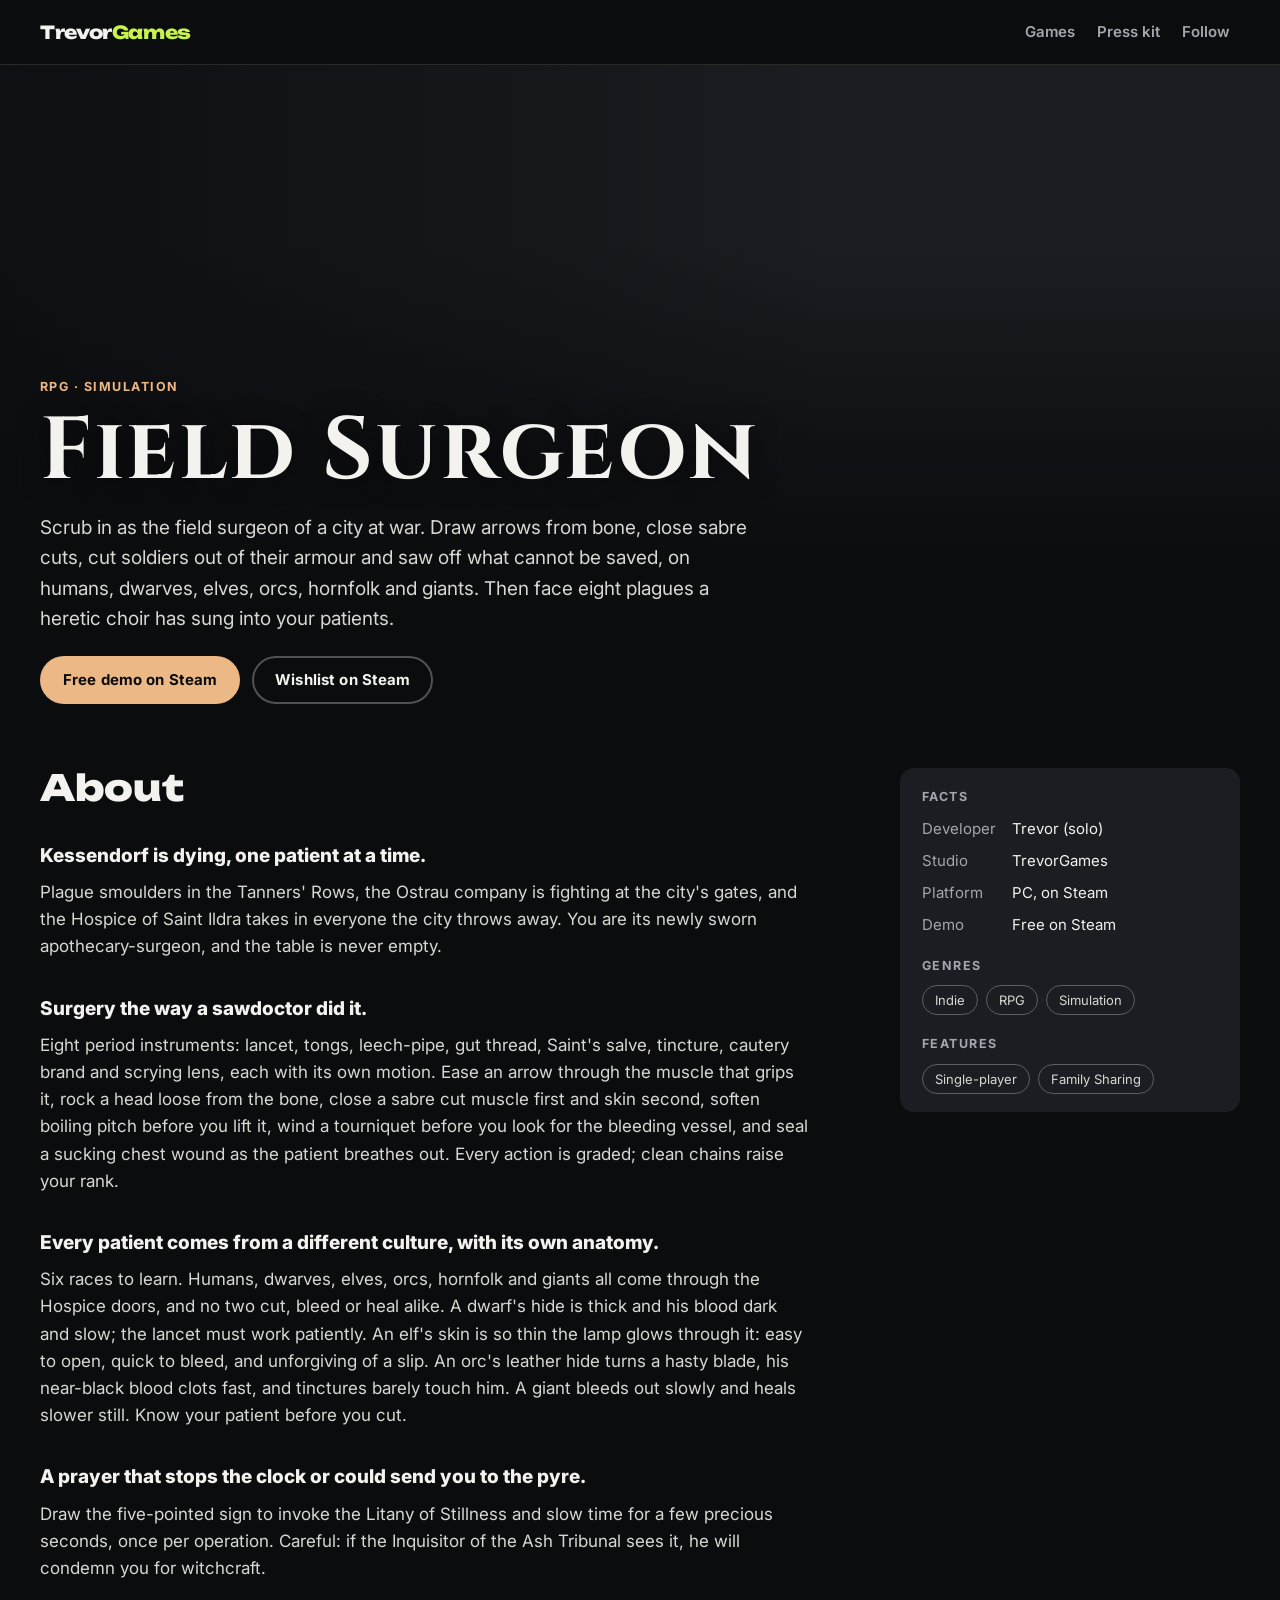
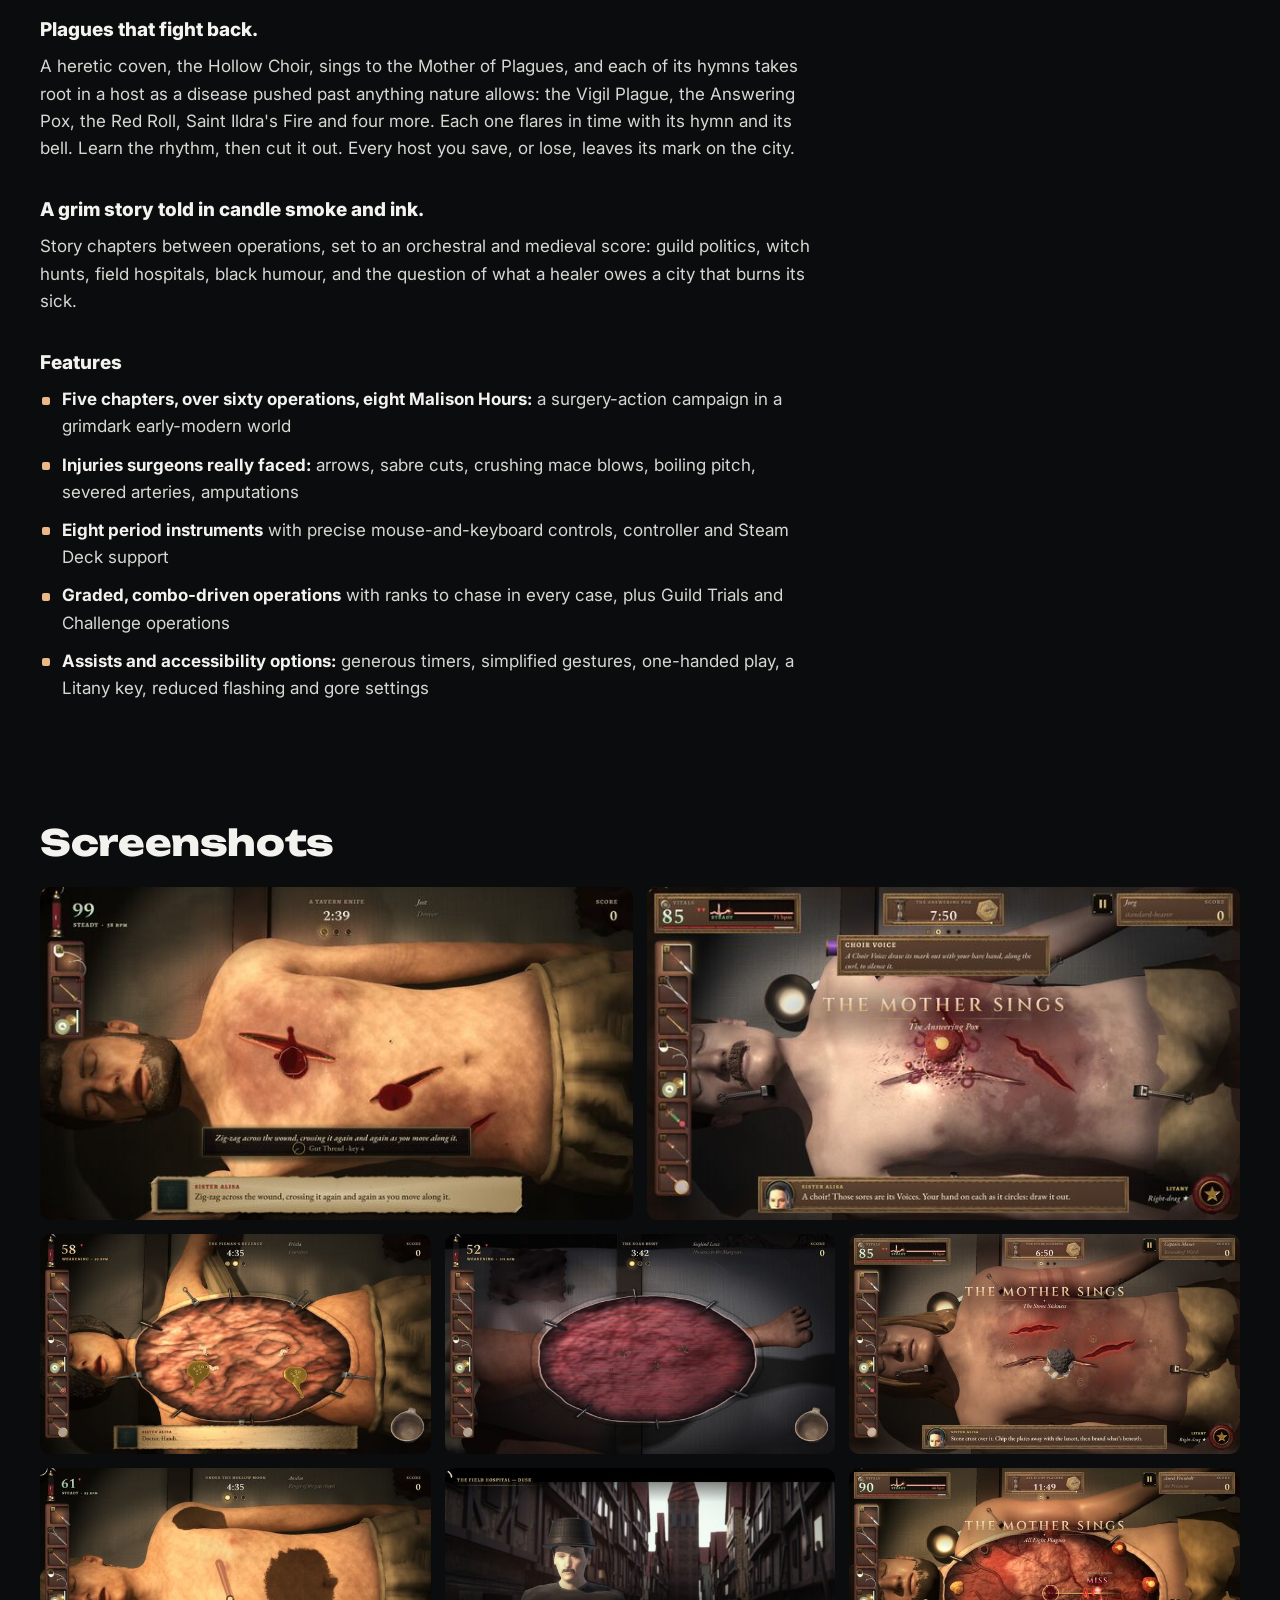
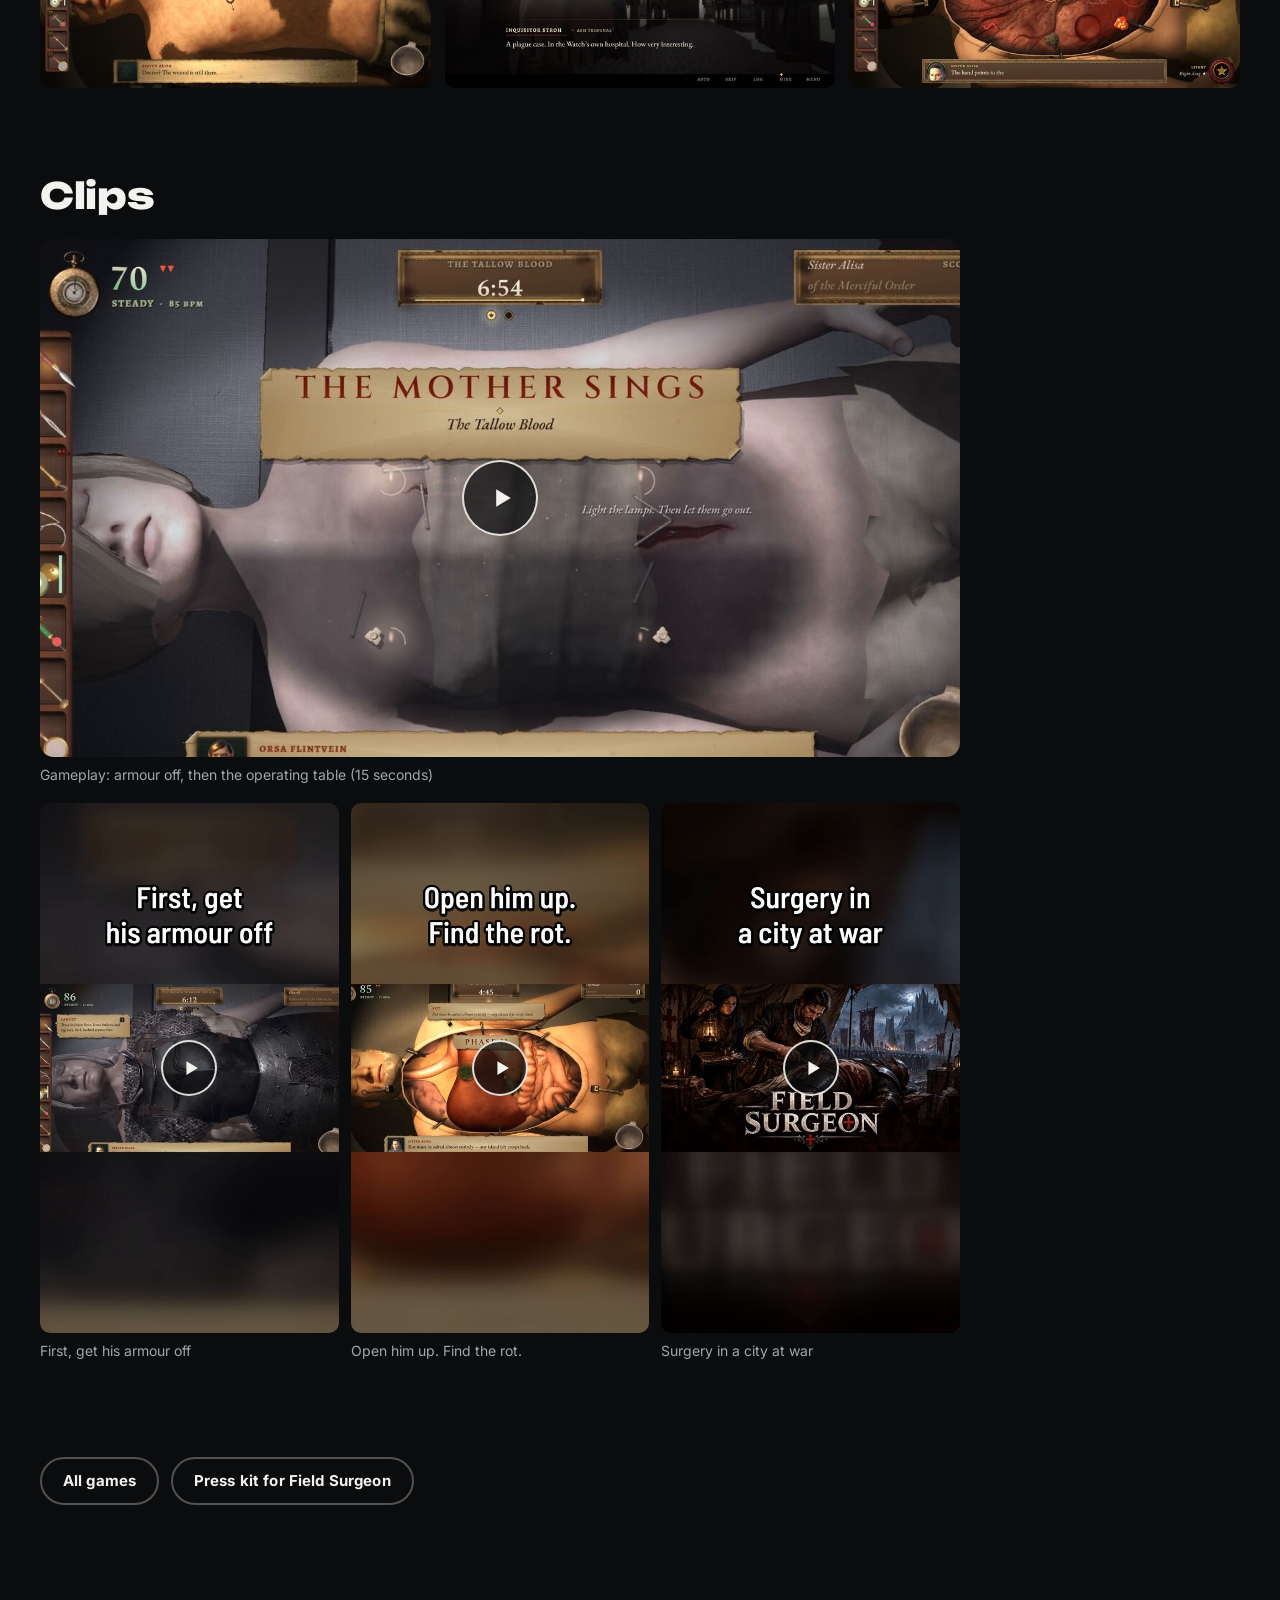
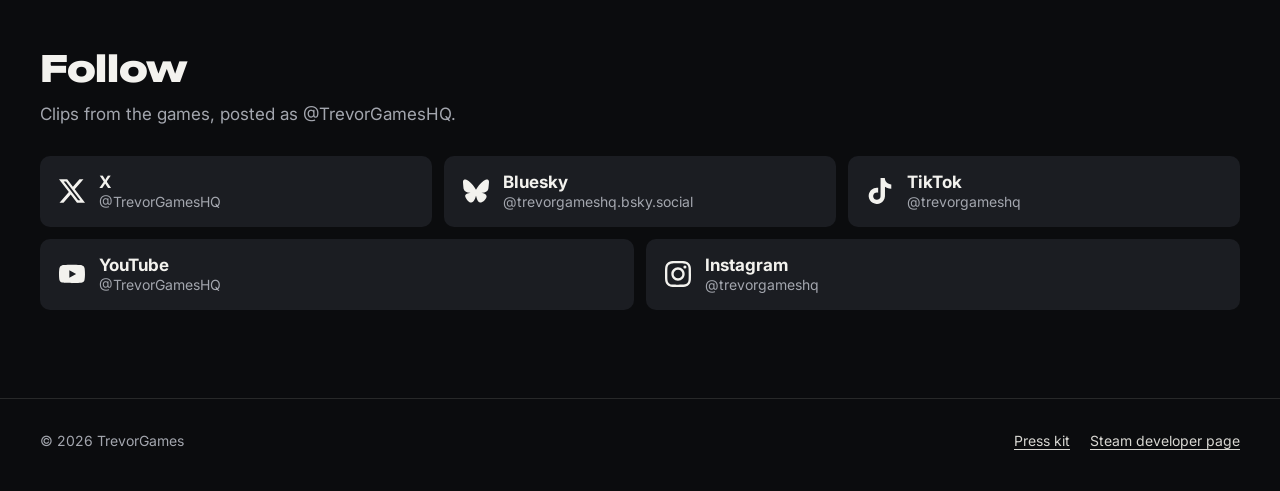
<file: games/field-surgeon/index.html>
<!doctype html>
<html lang="en">
<head>
<meta charset="utf-8">
<meta name="viewport" content="width=device-width, initial-scale=1">
<title>Field Surgeon · Free demo on Steam · TrevorGames</title>
<meta name="description" content="Field Surgeon is a surgery-action game set in a city at war. Six races, eight period instruments, and eight plagues that fight back. Free demo on Steam.">
<link rel="canonical" href="https://trevorgameshq.com/games/field-surgeon/">
<meta name="theme-color" content="#0B0C0E">
<meta name="color-scheme" content="dark">
<meta property="og:type" content="website">
<meta property="og:site_name" content="TrevorGames">
<meta property="og:title" content="Field Surgeon: free demo on Steam">
<meta property="og:description" content="Field Surgeon is a surgery-action game set in a city at war. Six races, eight period instruments, and eight plagues that fight back. Free demo on Steam.">
<meta property="og:url" content="https://trevorgameshq.com/games/field-surgeon/">
<meta property="og:image" content="https://trevorgameshq.com/assets/img/og/field-surgeon.jpg">
<meta property="og:image:width" content="1200">
<meta property="og:image:height" content="630">
<meta property="og:image:alt" content="Field Surgeon: a surgeon operates on an armoured patient by lantern light in a war tent">
<meta property="og:locale" content="en_US">
<meta name="twitter:card" content="summary_large_image">
<meta name="twitter:site" content="@TrevorGamesHQ">
<meta name="twitter:title" content="Field Surgeon: free demo on Steam">
<meta name="twitter:description" content="Field Surgeon is a surgery-action game set in a city at war. Six races, eight period instruments, and eight plagues that fight back. Free demo on Steam.">
<meta name="twitter:image" content="https://trevorgameshq.com/assets/img/og/field-surgeon.jpg">
<meta name="twitter:image:alt" content="Field Surgeon: a surgeon operates on an armoured patient by lantern light in a war tent">
<link rel="icon" href="../../favicon.ico" sizes="16x16 32x32 48x48">
<link rel="icon" href="../../assets/icons/favicon-32.png" sizes="32x32" type="image/png">
<link rel="apple-touch-icon" href="../../assets/icons/apple-touch-icon.png">
<link rel="preload" href="../../assets/fonts/unbounded-latin.woff2" as="font" type="font/woff2" crossorigin>
<link rel="preload" href="../../assets/fonts/inter-latin.woff2" as="font" type="font/woff2" crossorigin>
<link rel="preload" href="../../assets/fonts/cinzel-700-latin.woff2" as="font" type="font/woff2" crossorigin>
<link rel="stylesheet" href="../../assets/css/site.css">
<script src="../../assets/js/site.js" defer></script>
<script type="application/ld+json">
{
  "@context": "https://schema.org",
  "@type": "VideoGame",
  "name": "Field Surgeon",
  "url": "https://trevorgameshq.com/games/field-surgeon/",
  "description": "Scrub in as the field surgeon of a city at war. Draw arrows from bone, close sabre cuts, cut soldiers out of their armour and saw off what cannot be saved, on humans, dwarves, elves, orcs, hornfolk and giants. Then face eight plagues a heretic choir has sung into your patients.",
  "genre": [
    "Indie",
    "RPG",
    "Simulation"
  ],
  "gamePlatform": "PC",
  "applicationCategory": "Game",
  "image": "https://trevorgameshq.com/assets/img/field-surgeon/keyart-1920.jpg",
  "author": {
    "@type": "Organization",
    "name": "TrevorGames",
    "url": "https://trevorgameshq.com/"
  },
  "publisher": {
    "@type": "Organization",
    "name": "TrevorGames",
    "url": "https://trevorgameshq.com/"
  },
  "sameAs": [
    "https://store.steampowered.com/app/5339030/Field_Surgeon/"
  ]
}
</script>
</head>
<body class="page-game t-field-surgeon">
<a class="skip-link" href="#main">Skip to content</a>
<header class="site-header">
  <div class="wrap">
    <a class="wordmark" href="../../" aria-label="TrevorGames home">Trevor<span class="g">Games</span></a>
    <nav class="nav" aria-label="Main">
      <a href="../../#games">Games</a>
      <a href="../../press/">Press<span class="nav-long">&nbsp;kit</span></a>
      <a href="#follow">Follow</a>
    </nav>
  </div>
</header>
<main id="main">
  <section class="g-hero" aria-labelledby="game-title">
    <picture class="g-hero-art" style="--fx:38%">
      <source media="(max-width: 719px)" srcset="../../assets/img/field-surgeon/keyart-m-960.jpg" width="960" height="720">
      <img src="../../assets/img/field-surgeon/keyart-1920.jpg" srcset="../../assets/img/field-surgeon/keyart-960.jpg 960w, ../../assets/img/field-surgeon/keyart-1920.jpg 1920w, ../../assets/img/field-surgeon/keyart-2880.jpg 2880w" sizes="(min-width: 1858px) 100vw, (min-width: 1500px) 1858px, (min-width: 850px) 124vw, 1053px" width="1920" height="620" alt="Field Surgeon key art: a surgeon operates on an armoured patient by lantern light in a war tent" fetchpriority="high" decoding="async">
    </picture>
    <div class="wrap g-hero-body">
      <p class="eyebrow">RPG · Simulation</p>
      <h1 id="game-title" class="g-title">Field Surgeon</h1>
      <p class="g-pitch">Scrub in as the field surgeon of a city at war. Draw arrows from bone, close sabre cuts, cut soldiers out of their armour and saw off what cannot be saved, on humans, dwarves, elves, orcs, hornfolk and giants. Then face eight plagues a heretic choir has sung into your patients.</p>
      <div class="actions">
        <a class="btn btn-primary" href="https://store.steampowered.com/app/5339030/Field_Surgeon/?utm_source=website&amp;utm_medium=web&amp;utm_campaign=game&amp;utm_content=field-surgeon">Free demo on Steam</a>
        <a class="btn btn-ghost" href="https://store.steampowered.com/app/5339030/Field_Surgeon/?utm_source=website&amp;utm_medium=web&amp;utm_campaign=game&amp;utm_content=field-surgeon">Wishlist on Steam</a>
      </div>
    </div>
  </section>

  <div class="wrap g-main">
    <div class="g-col">
      <section class="prose" aria-labelledby="about-title">
        <h2 id="about-title" class="section-title">About</h2>
        <h3>Kessendorf is dying, one patient at a time.</h3>
        <p>Plague smoulders in the Tanners' Rows, the Ostrau company is fighting at the city's gates, and the Hospice of Saint Ildra takes in everyone the city throws away. You are its newly sworn apothecary-surgeon, and the table is never empty.</p>
        <h3>Surgery the way a sawdoctor did it.</h3>
        <p>Eight period instruments: lancet, tongs, leech-pipe, gut thread, Saint's salve, tincture, cautery brand and scrying lens, each with its own motion. Ease an arrow through the muscle that grips it, rock a head loose from the bone, close a sabre cut muscle first and skin second, soften boiling pitch before you lift it, wind a tourniquet before you look for the bleeding vessel, and seal a sucking chest wound as the patient breathes out. Every action is graded; clean chains raise your rank.</p>
        <h3>Every patient comes from a different culture, with its own anatomy.</h3>
        <p>Six races to learn. Humans, dwarves, elves, orcs, hornfolk and giants all come through the Hospice doors, and no two cut, bleed or heal alike. A dwarf's hide is thick and his blood dark and slow; the lancet must work patiently. An elf's skin is so thin the lamp glows through it: easy to open, quick to bleed, and unforgiving of a slip. An orc's leather hide turns a hasty blade, his near-black blood clots fast, and tinctures barely touch him. A giant bleeds out slowly and heals slower still. Know your patient before you cut.</p>
        <h3>A prayer that stops the clock or could send you to the pyre.</h3>
        <p>Draw the five-pointed sign to invoke the Litany of Stillness and slow time for a few precious seconds, once per operation. Careful: if the Inquisitor of the Ash Tribunal sees it, he will condemn you for witchcraft.</p>
        <h3>Plagues that fight back.</h3>
        <p>A heretic coven, the Hollow Choir, sings to the Mother of Plagues, and each of its hymns takes root in a host as a disease pushed past anything nature allows: the Vigil Plague, the Answering Pox, the Red Roll, Saint Ildra's Fire and four more. Each one flares in time with its hymn and its bell. Learn the rhythm, then cut it out. Every host you save, or lose, leaves its mark on the city.</p>
        <h3>A grim story told in candle smoke and ink.</h3>
        <p>Story chapters between operations, set to an orchestral and medieval score: guild politics, witch hunts, field hospitals, black humour, and the question of what a healer owes a city that burns its sick.</p>
        <h3>Features</h3>
        <ul>
        <li><strong>Five chapters, over sixty operations, eight Malison Hours:</strong> a surgery-action campaign in a grimdark early-modern world</li>
        <li><strong>Injuries surgeons really faced:</strong> arrows, sabre cuts, crushing mace blows, boiling pitch, severed arteries, amputations</li>
        <li><strong>Eight period instruments</strong> with precise mouse-and-keyboard controls, controller and Steam Deck support</li>
        <li><strong>Graded, combo-driven operations</strong> with ranks to chase in every case, plus Guild Trials and Challenge operations</li>
        <li><strong>Assists and accessibility options:</strong> generous timers, simplified gestures, one-handed play, a Litany key, reduced flashing and gore settings</li>
        </ul>
      </section>
    </div>
    <aside class="g-side" aria-label="Field Surgeon facts">
      <div class="side-block">
        <h2 class="side-title">Facts</h2>
        <dl class="facts">
          <dt>Developer</dt><dd>Trevor (solo)</dd>
          <dt>Studio</dt><dd>TrevorGames</dd>
          <dt>Platform</dt><dd>PC, on Steam</dd>
          <dt>Demo</dt><dd>Free on Steam</dd>
        </dl>
        <h2 class="side-title">Genres</h2>
        <ul class="tags">
            <li>Indie</li>
            <li>RPG</li>
            <li>Simulation</li>
        </ul>
        <h2 class="side-title">Features</h2>
        <ul class="tags">
            <li>Single-player</li>
            <li>Family Sharing</li>
        </ul>
      </div>
    </aside>
  </div>

  <section class="section wrap" aria-labelledby="shots-title">
    <h2 id="shots-title" class="section-title">Screenshots</h2>
    <ul class="gallery" data-lightbox style="--shot-ar:16 / 9">
        <li style="--span:6"><a class="shot" href="../../assets/img/field-surgeon/shots/01-1600.jpg"><img src="../../assets/img/field-surgeon/shots/01-640.jpg" srcset="../../assets/img/field-surgeon/shots/01-640.jpg 640w, ../../assets/img/field-surgeon/shots/01-1600.jpg 1600w" sizes="(min-width: 1280px) 600px, (min-width: 1024px) 50vw, 50vw" width="640" height="360" alt="A patient with knife wounds across his chest, as Sister Alisa says to zig-zag the gut thread across the wound" loading="lazy" decoding="async"></a></li>
        <li style="--span:6"><a class="shot" href="../../assets/img/field-surgeon/shots/02-1600.jpg"><img src="../../assets/img/field-surgeon/shots/02-640.jpg" srcset="../../assets/img/field-surgeon/shots/02-640.jpg 640w, ../../assets/img/field-surgeon/shots/02-1600.jpg 1600w" sizes="(min-width: 1280px) 600px, (min-width: 1024px) 50vw, 50vw" width="640" height="360" alt="The Mother Sings: sores on a patient&#x27;s chest that must be drawn out by hand" loading="lazy" decoding="async"></a></li>
        <li style="--span:4"><a class="shot" href="../../assets/img/field-surgeon/shots/03-1600.jpg"><img src="../../assets/img/field-surgeon/shots/03-640.jpg" srcset="../../assets/img/field-surgeon/shots/03-640.jpg 640w, ../../assets/img/field-surgeon/shots/03-1600.jpg 1600w" sizes="(min-width: 1280px) 400px, (min-width: 1024px) 33vw, 50vw" width="640" height="360" alt="An opened abdomen held back with pins, with two green growths on the organs" loading="lazy" decoding="async"></a></li>
        <li style="--span:4"><a class="shot" href="../../assets/img/field-surgeon/shots/04-1600.jpg"><img src="../../assets/img/field-surgeon/shots/04-640.jpg" srcset="../../assets/img/field-surgeon/shots/04-640.jpg 640w, ../../assets/img/field-surgeon/shots/04-1600.jpg 1600w" sizes="(min-width: 1280px) 400px, (min-width: 1024px) 33vw, 50vw" width="640" height="360" alt="A wide wound pinned open on a patient, in the case The Boar Hunt" loading="lazy" decoding="async"></a></li>
        <li style="--span:4"><a class="shot" href="../../assets/img/field-surgeon/shots/05-1600.jpg"><img src="../../assets/img/field-surgeon/shots/05-640.jpg" srcset="../../assets/img/field-surgeon/shots/05-640.jpg 640w, ../../assets/img/field-surgeon/shots/05-1600.jpg 1600w" sizes="(min-width: 1280px) 400px, (min-width: 1024px) 33vw, 50vw" width="640" height="360" alt="The Mother Sings, The Stone Sickness: a crust of stone plates over a patient&#x27;s cuts" loading="lazy" decoding="async"></a></li>
        <li style="--span:4"><a class="shot" href="../../assets/img/field-surgeon/shots/06-1600.jpg"><img src="../../assets/img/field-surgeon/shots/06-640.jpg" srcset="../../assets/img/field-surgeon/shots/06-640.jpg 640w, ../../assets/img/field-surgeon/shots/06-1600.jpg 1600w" sizes="(min-width: 1280px) 400px, (min-width: 1024px) 33vw, 50vw" width="640" height="360" alt="A bruised patient with a stab wound, as Sister Alisa notes the wound is still there" loading="lazy" decoding="async"></a></li>
        <li style="--span:4"><a class="shot" href="../../assets/img/field-surgeon/shots/07-1600.jpg"><img src="../../assets/img/field-surgeon/shots/07-640.jpg" srcset="../../assets/img/field-surgeon/shots/07-640.jpg 640w, ../../assets/img/field-surgeon/shots/07-1600.jpg 1600w" sizes="(min-width: 1280px) 400px, (min-width: 1024px) 33vw, 50vw" width="640" height="360" alt="Inquisitor Stroh of the Ash Tribunal in a timbered street at dusk: &quot;A plague case. In the Watch&#x27;s own hospital.&quot;" loading="lazy" decoding="async"></a></li>
        <li style="--span:4"><a class="shot" href="../../assets/img/field-surgeon/shots/08-1600.jpg"><img src="../../assets/img/field-surgeon/shots/08-640.jpg" srcset="../../assets/img/field-surgeon/shots/08-640.jpg 640w, ../../assets/img/field-surgeon/shots/08-1600.jpg 1600w" sizes="(min-width: 1280px) 400px, (min-width: 1024px) 33vw, 50vw" width="640" height="360" alt="The Mother Sings, All Eight Plagues: an opened abdomen with a Miss marker on the incision" loading="lazy" decoding="async"></a></li>
    </ul>
  </section>

  <section class="section wrap" aria-labelledby="clips-title" style="padding-top:0">
    <h2 id="clips-title" class="section-title">Clips</h2>
    <div class="clips">
      <figure class="clip-wide">
        <div class="player" data-label="Play Field Surgeon gameplay clip">
          <video controls playsinline preload="none" poster="../../assets/img/field-surgeon/wide-poster.jpg" width="1920" height="1080" src="../../field-surgeon/field-surgeon_wide.mp4" aria-label="Field Surgeon gameplay clip"></video>
        </div>
        <figcaption>Gameplay: armour off, then the operating table (15 seconds)</figcaption>
      </figure>
      <ul class="clip-row">
          <li>
            <figure>
              <div class="player vertical" data-label="Play Field Surgeon clip: First, get his armour off">
                <video controls playsinline preload="none" poster="../../assets/img/field-surgeon/v1-poster.jpg" width="1080" height="1920" src="../../field-surgeon/field-surgeon_v1.mp4" aria-label="Field Surgeon clip: First, get his armour off"></video>
              </div>
              <figcaption>First, get his armour off</figcaption>
            </figure>
          </li>
          <li>
            <figure>
              <div class="player vertical" data-label="Play Field Surgeon clip: Open him up. Find the rot.">
                <video controls playsinline preload="none" poster="../../assets/img/field-surgeon/v2-poster.jpg" width="1080" height="1920" src="../../field-surgeon/field-surgeon_v2.mp4" aria-label="Field Surgeon clip: Open him up. Find the rot."></video>
              </div>
              <figcaption>Open him up. Find the rot.</figcaption>
            </figure>
          </li>
          <li>
            <figure>
              <div class="player vertical" data-label="Play Field Surgeon clip: Surgery in a city at war">
                <video controls playsinline preload="none" poster="../../assets/img/field-surgeon/v3-poster.jpg" width="1080" height="1920" src="../../field-surgeon/field-surgeon_v3.mp4" aria-label="Field Surgeon clip: Surgery in a city at war"></video>
              </div>
              <figcaption>Surgery in a city at war</figcaption>
            </figure>
          </li>
      </ul>
    </div>
  </section>


  <nav class="wrap page-links" aria-label="More">
    <a class="btn btn-ghost" href="../../#games">All games</a>
    <a class="btn btn-ghost" href="../../press/#field-surgeon">Press kit for Field Surgeon</a>
  </nav>

<section id="follow" class="section follow" aria-labelledby="follow-title">
  <div class="wrap">
    <h2 id="follow-title" class="section-title">Follow</h2>
    <p class="section-lede">Clips from the games, posted as @TrevorGamesHQ.</p>
    <ul class="follow-list">
      <li><a href="https://x.com/TrevorGamesHQ" rel="me"><svg viewBox="0 0 24 24" aria-hidden="true" focusable="false"><path fill="currentColor" d="M18.901 1.153h3.68l-8.04 9.19L24 22.846h-7.406l-5.8-7.584-6.638 7.584H.474l8.6-9.83L0 1.154h7.594l5.243 6.932ZM17.61 20.644h2.039L6.486 3.24H4.298Z"/></svg><span><span class="name">X</span><span class="handle">@TrevorGamesHQ</span></span></a></li>
      <li><a href="https://bsky.app/profile/trevorgameshq.bsky.social" rel="me"><svg viewBox="0 0 24 24" aria-hidden="true" focusable="false"><path fill="currentColor" d="M12 10.8c-1.087-2.114-4.046-6.053-6.798-7.995C2.566.944 1.561 1.266.902 1.565.139 1.908 0 3.08 0 3.768c0 .69.378 5.65.624 6.479.815 2.736 3.713 3.66 6.383 3.364.136-.02.275-.039.415-.056-.138.022-.276.04-.415.056-3.912.58-7.387 2.005-2.83 7.078 5.013 5.19 6.87-1.113 7.823-4.308.953 3.195 2.05 9.271 7.733 4.308 4.267-4.308 1.172-6.498-2.74-7.078a8.741 8.741 0 0 1-.415-.056c.14.017.279.036.415.056 2.67.297 5.568-.628 6.383-3.364.246-.828.624-5.79.624-6.478 0-.69-.139-1.861-.902-2.206-.659-.298-1.664-.62-4.3 1.24C16.046 4.748 13.087 8.687 12 10.8Z"/></svg><span><span class="name">Bluesky</span><span class="handle">@trevorgameshq.bsky.social</span></span></a></li>
      <li><a href="https://www.tiktok.com/@trevorgameshq" rel="me"><svg viewBox="0 0 24 24" aria-hidden="true" focusable="false"><path fill="currentColor" d="M12.525.02c1.31-.02 2.61-.01 3.91-.02.08 1.53.63 3.09 1.75 4.17 1.12 1.11 2.7 1.62 4.24 1.79v4.03c-1.44-.05-2.89-.35-4.2-.97-.57-.26-1.1-.59-1.62-.93-.01 2.92.01 5.84-.02 8.75-.08 1.4-.54 2.79-1.35 3.94-1.31 1.92-3.58 3.17-5.91 3.21-1.43.08-2.86-.31-4.08-1.03-2.02-1.19-3.44-3.37-3.65-5.71-.02-.5-.03-1-.01-1.49.18-1.9 1.12-3.72 2.58-4.96 1.66-1.44 3.98-2.13 6.15-1.72.02 1.48-.04 2.96-.04 4.44-.99-.32-2.15-.23-3.02.37-.63.41-1.11 1.04-1.36 1.75-.21.51-.15 1.07-.14 1.61.24 1.64 1.82 3.02 3.5 2.87 1.12-.01 2.19-.66 2.77-1.61.19-.33.4-.67.41-1.06.1-1.79.06-3.57.07-5.36.01-4.03-.01-8.05.02-12.07z"/></svg><span><span class="name">TikTok</span><span class="handle">@trevorgameshq</span></span></a></li>
      <li><a href="https://www.youtube.com/@TrevorGamesHQ" rel="me"><svg viewBox="0 0 24 24" aria-hidden="true" focusable="false"><path fill="currentColor" d="M23.498 6.186a3.016 3.016 0 0 0-2.122-2.136C19.505 3.545 12 3.545 12 3.545s-7.505 0-9.377.505A3.017 3.017 0 0 0 .502 6.186C0 8.07 0 12 0 12s0 3.93.502 5.814a3.016 3.016 0 0 0 2.122 2.136c1.871.505 9.376.505 9.376.505s7.505 0 9.377-.505a3.015 3.015 0 0 0 2.122-2.136C24 15.93 24 12 24 12s0-3.93-.502-5.814zM9.545 15.568V8.432L15.818 12l-6.273 3.568z"/></svg><span><span class="name">YouTube</span><span class="handle">@TrevorGamesHQ</span></span></a></li>
      <li><a href="https://www.instagram.com/trevorgameshq/" rel="me"><svg viewBox="0 0 24 24" aria-hidden="true" focusable="false"><path fill="currentColor" d="M7.0301.084c-1.2768.0602-2.1487.264-2.911.5634-.7888.3075-1.4575.72-2.1228 1.3877-.6652.6677-1.075 1.3368-1.3802 2.127-.2954.7638-.4956 1.6365-.552 2.914-.0564 1.2775-.0689 1.6882-.0626 4.947.0062 3.2586.0206 3.6671.0825 4.9473.061 1.2765.264 2.1482.5635 2.9107.308.7889.72 1.4573 1.388 2.1228.6679.6655 1.3365 1.0743 2.1285 1.38.7632.295 1.6361.4961 2.9134.552 1.2773.056 1.6884.069 4.9462.0627 3.2578-.0062 3.668-.0207 4.9478-.0814 1.28-.0607 2.147-.2652 2.9098-.5633.7889-.3086 1.4578-.72 2.1228-1.3881.665-.6682 1.0745-1.3378 1.3795-2.1284.2957-.7632.4966-1.636.552-2.9124.056-1.2809.0692-1.6898.063-4.948-.0063-3.2583-.021-3.6668-.0817-4.9465-.0607-1.2797-.264-2.1487-.5633-2.9117-.3084-.7889-.72-1.4568-1.3876-2.1228C21.2982 1.33 20.628.9208 19.8378.6165 19.074.321 18.2017.1197 16.9244.0645 15.6471.0093 15.236-.005 11.977.0014 8.718.0076 8.31.0215 7.0301.0839m.1402 21.6932c-1.17-.0509-1.8053-.2453-2.2287-.408-.5606-.216-.96-.4771-1.3819-.895-.422-.4178-.6811-.8186-.9-1.378-.1644-.4234-.3624-1.058-.4171-2.228-.0595-1.2645-.072-1.6442-.079-4.848-.007-3.2037.0053-3.583.0607-4.848.05-1.169.2456-1.805.408-2.2282.216-.5613.4762-.96.895-1.3816.4188-.4217.8184-.6814 1.3783-.9003.423-.1651 1.0575-.3614 2.227-.4171 1.2655-.06 1.6447-.072 4.848-.079 3.2033-.007 3.5835.005 4.8495.0608 1.169.0508 1.8053.2445 2.228.408.5608.216.96.4754 1.3816.895.4217.4194.6816.8176.9005 1.3787.1653.4217.3617 1.056.4169 2.2263.0602 1.2655.0739 1.645.0796 4.848.0058 3.203-.0055 3.5834-.061 4.848-.051 1.17-.245 1.8055-.408 2.2294-.216.5604-.4763.96-.8954 1.3814-.419.4215-.8181.6811-1.3783.9-.4224.1649-1.0577.3617-2.2262.4174-1.2656.0595-1.6448.072-4.8493.079-3.2045.007-3.5825-.006-4.848-.0608M16.953 5.5864A1.44 1.44 0 1 0 18.39 4.144a1.44 1.44 0 0 0-1.437 1.4424M5.8385 12.012c.0067 3.4032 2.7706 6.1557 6.173 6.1493 3.4026-.0065 6.157-2.7701 6.1506-6.1733-.0065-3.4032-2.771-6.1565-6.174-6.1498-3.403.0067-6.156 2.771-6.1496 6.1738M8 12.0077a4 4 0 1 1 4.008 3.9921A3.9996 3.9996 0 0 1 8 12.0077"/></svg><span><span class="name">Instagram</span><span class="handle">@trevorgameshq</span></span></a></li>
    </ul>
  </div>
</section>
</main>
<footer class="site-footer">
  <div class="wrap">
    <p>&copy; 2026 TrevorGames</p>
    <nav aria-label="Footer">
      <a href="../../press/">Press kit</a>
      <a href="https://store.steampowered.com/search/?developer=Trevor&amp;utm_source=website&amp;utm_medium=web&amp;utm_campaign=game&amp;utm_content=trevorgames">Steam developer page</a>
    </nav>
  </div>
</footer>
</body>
</html>
</file>
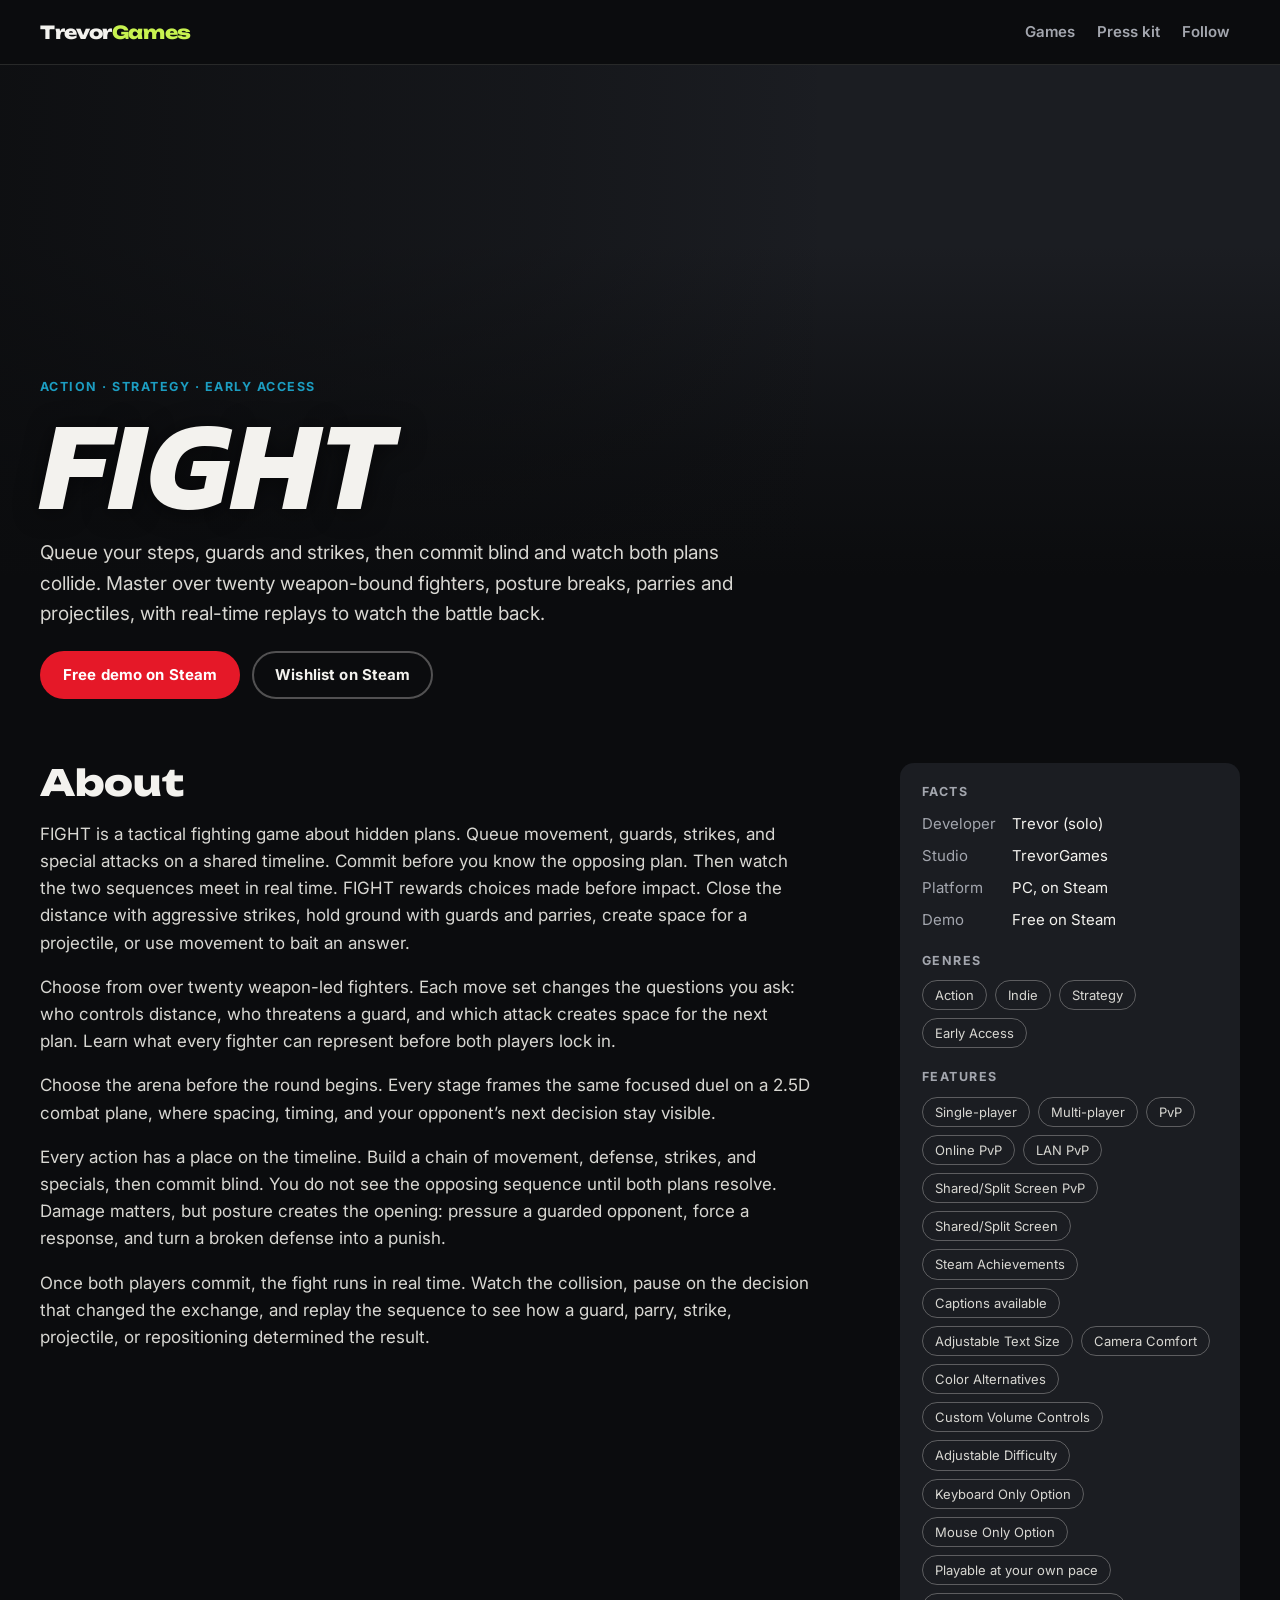
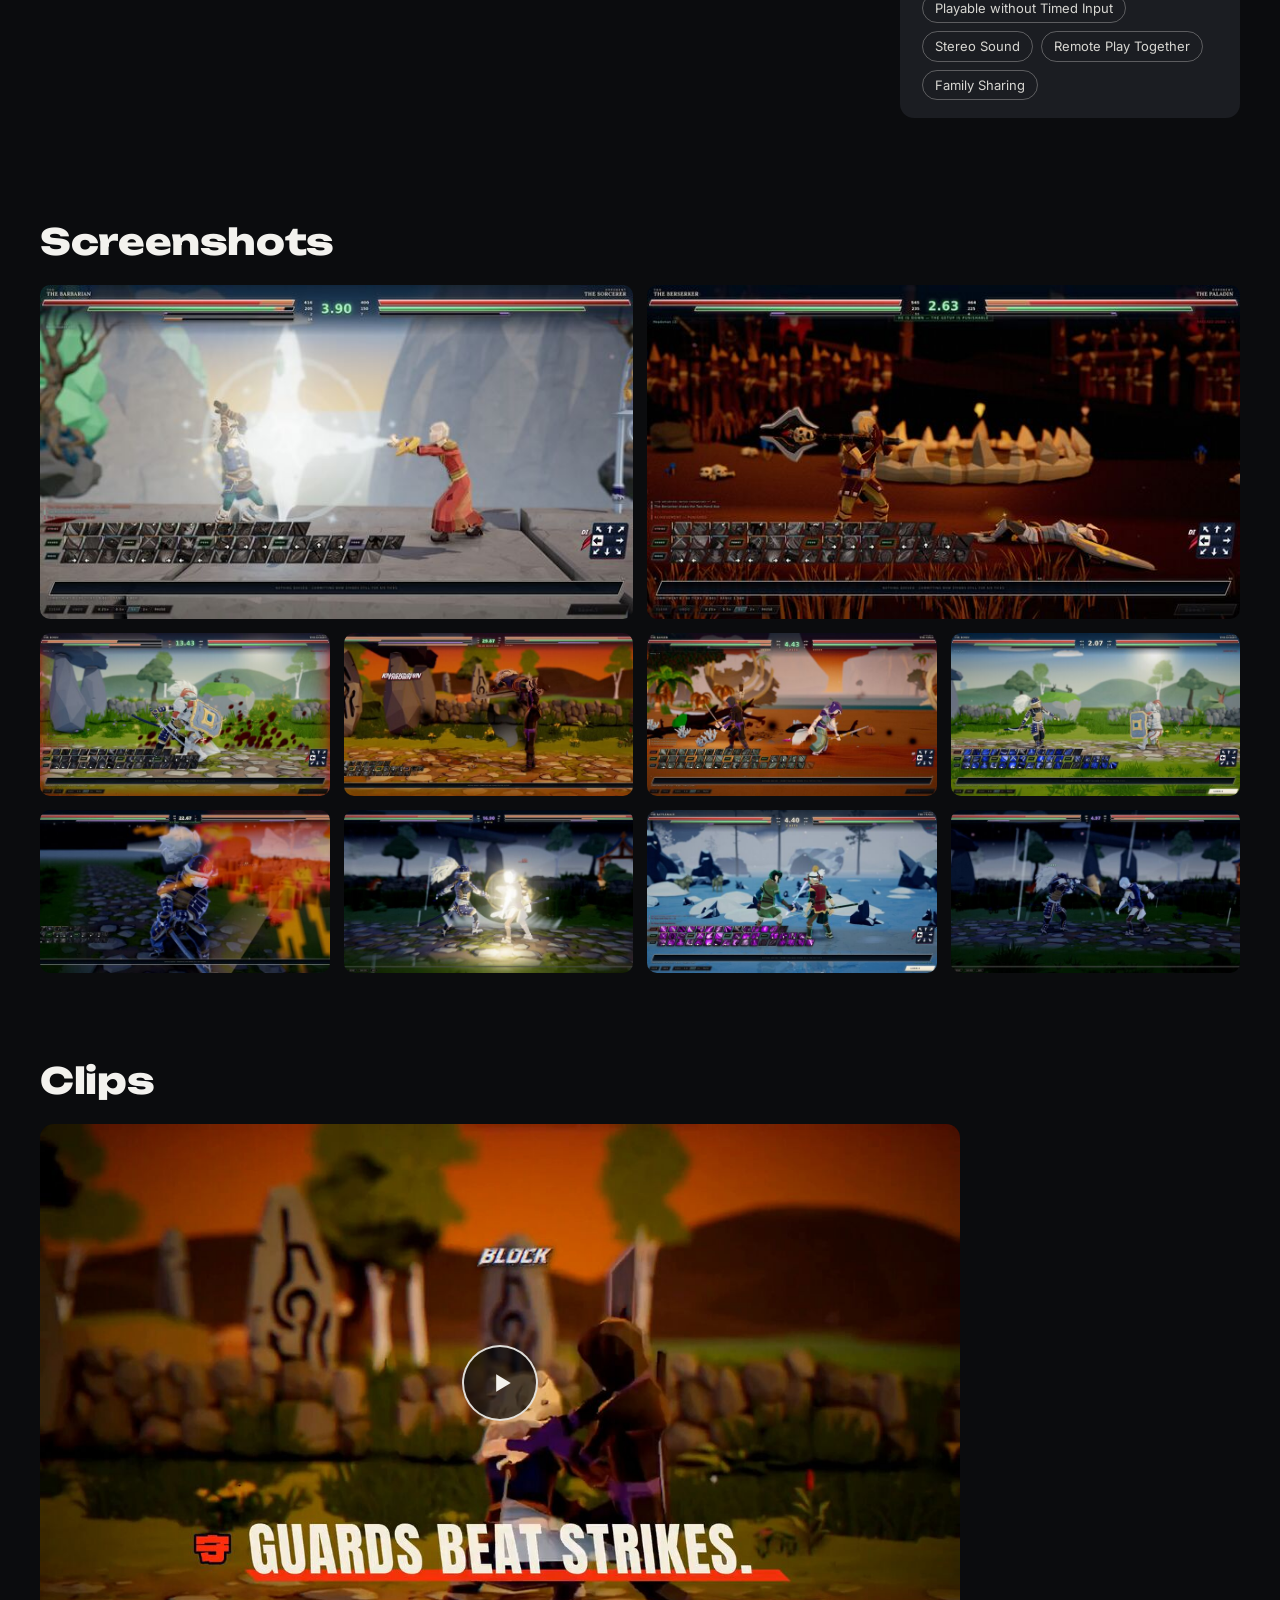
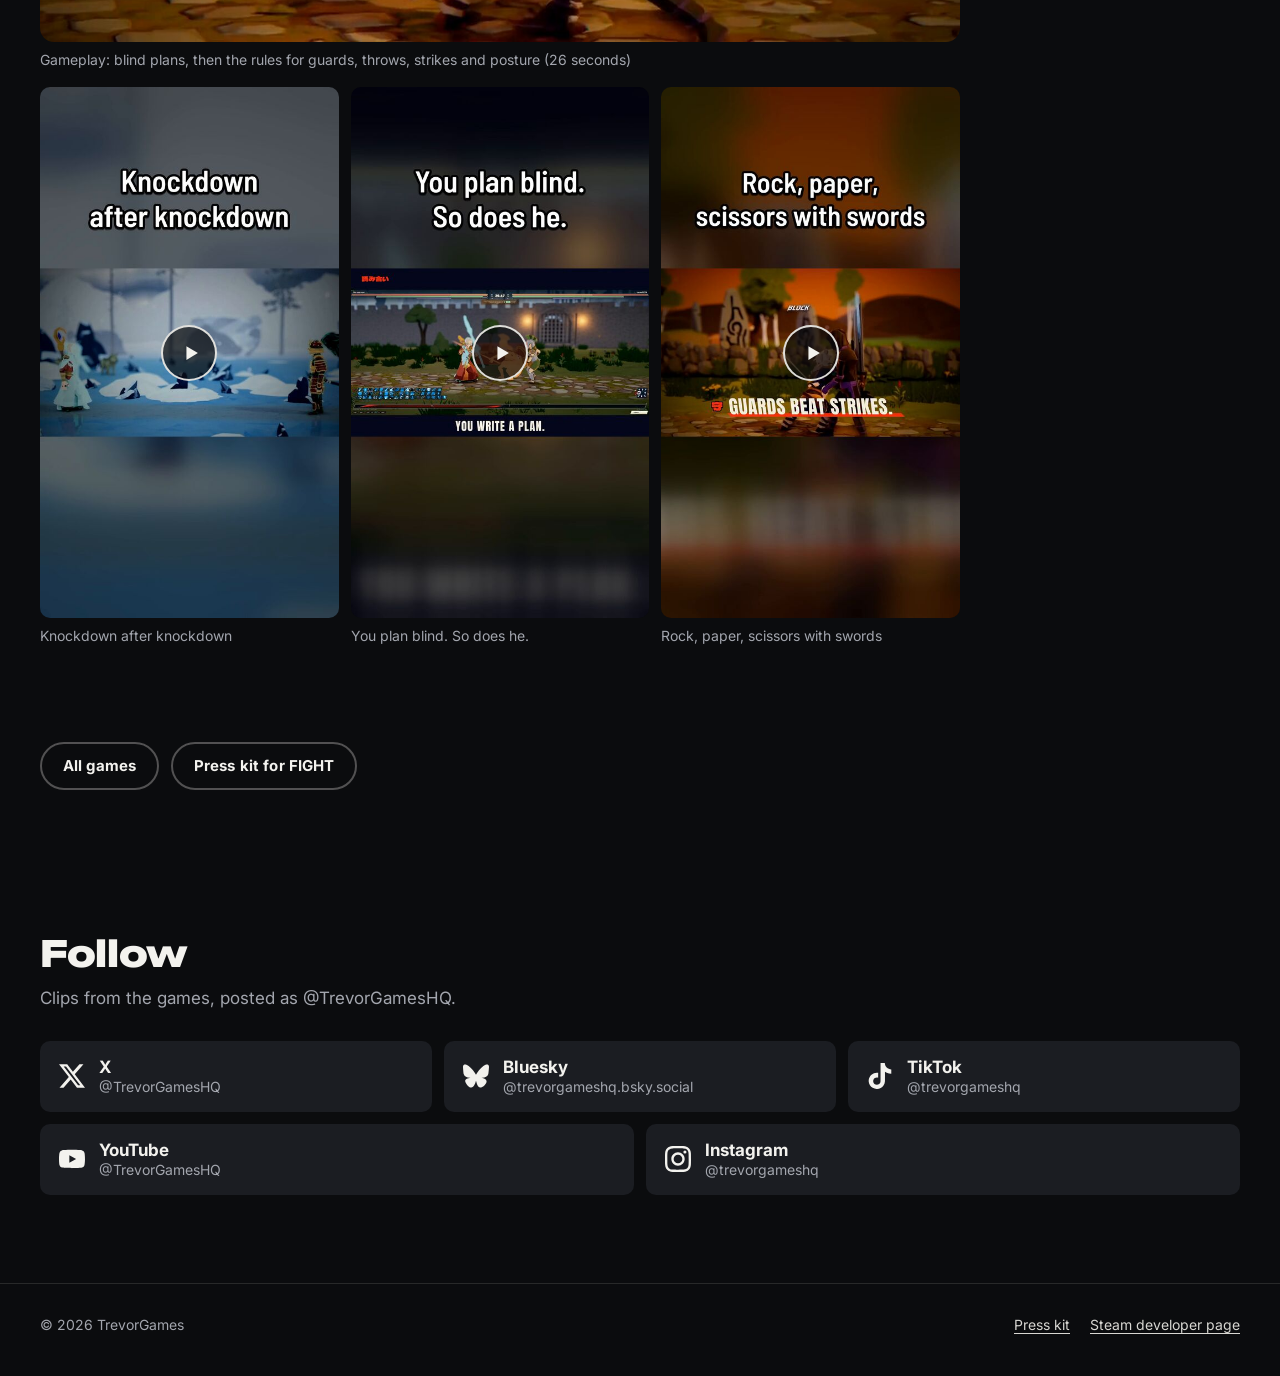
<file: games/fight/index.html>
<!doctype html>
<html lang="en">
<head>
<meta charset="utf-8">
<meta name="viewport" content="width=device-width, initial-scale=1">
<title>FIGHT · Free demo on Steam · TrevorGames</title>
<meta name="description" content="FIGHT is a tactical fighting game about hidden plans. Queue moves on a shared timeline, commit blind, then watch both plans meet in real time. Free demo on Steam.">
<link rel="canonical" href="https://trevorgameshq.com/games/fight/">
<meta name="theme-color" content="#0B0C0E">
<meta name="color-scheme" content="dark">
<meta property="og:type" content="website">
<meta property="og:site_name" content="TrevorGames">
<meta property="og:title" content="FIGHT: free demo on Steam">
<meta property="og:description" content="FIGHT is a tactical fighting game about hidden plans. Queue moves on a shared timeline, commit blind, then watch both plans meet in real time. Free demo on Steam.">
<meta property="og:url" content="https://trevorgameshq.com/games/fight/">
<meta property="og:image" content="https://trevorgameshq.com/assets/img/og/fight.jpg">
<meta property="og:image:width" content="1200">
<meta property="og:image:height" content="630">
<meta property="og:image:alt" content="FIGHT: a white and blue samurai and a hooded fighter with a red greatsword clash in the snow">
<meta property="og:locale" content="en_US">
<meta name="twitter:card" content="summary_large_image">
<meta name="twitter:site" content="@TrevorGamesHQ">
<meta name="twitter:title" content="FIGHT: free demo on Steam">
<meta name="twitter:description" content="FIGHT is a tactical fighting game about hidden plans. Queue moves on a shared timeline, commit blind, then watch both plans meet in real time. Free demo on Steam.">
<meta name="twitter:image" content="https://trevorgameshq.com/assets/img/og/fight.jpg">
<meta name="twitter:image:alt" content="FIGHT: a white and blue samurai and a hooded fighter with a red greatsword clash in the snow">
<link rel="icon" href="../../favicon.ico" sizes="16x16 32x32 48x48">
<link rel="icon" href="../../assets/icons/favicon-32.png" sizes="32x32" type="image/png">
<link rel="apple-touch-icon" href="../../assets/icons/apple-touch-icon.png">
<link rel="preload" href="../../assets/fonts/unbounded-latin.woff2" as="font" type="font/woff2" crossorigin>
<link rel="preload" href="../../assets/fonts/inter-latin.woff2" as="font" type="font/woff2" crossorigin>
<link rel="preload" href="../../assets/fonts/kanit-700italic-latin.woff2" as="font" type="font/woff2" crossorigin>
<link rel="stylesheet" href="../../assets/css/site.css">
<script src="../../assets/js/site.js" defer></script>
<script type="application/ld+json">
{
  "@context": "https://schema.org",
  "@type": "VideoGame",
  "name": "FIGHT",
  "url": "https://trevorgameshq.com/games/fight/",
  "description": "Let's FIGHT. Queue your steps, guards, and strikes, then commit blind and watch both plans collide into skill-based warfare. Master over twenty weapon-bound fighters, posture breaks, parries and projectiles, with real-time replays to watch the battle back in style.",
  "genre": [
    "Action",
    "Indie",
    "Strategy",
    "Early Access"
  ],
  "gamePlatform": "PC",
  "applicationCategory": "Game",
  "image": "https://trevorgameshq.com/assets/img/fight/keyart-1920.jpg",
  "author": {
    "@type": "Organization",
    "name": "TrevorGames",
    "url": "https://trevorgameshq.com/"
  },
  "publisher": {
    "@type": "Organization",
    "name": "TrevorGames",
    "url": "https://trevorgameshq.com/"
  },
  "sameAs": [
    "https://store.steampowered.com/app/5200410/FIGHT/"
  ]
}
</script>
</head>
<body class="page-game t-fight">
<a class="skip-link" href="#main">Skip to content</a>
<header class="site-header">
  <div class="wrap">
    <a class="wordmark" href="../../" aria-label="TrevorGames home">Trevor<span class="g">Games</span></a>
    <nav class="nav" aria-label="Main">
      <a href="../../#games">Games</a>
      <a href="../../press/">Press<span class="nav-long">&nbsp;kit</span></a>
      <a href="#follow">Follow</a>
    </nav>
  </div>
</header>
<main id="main">
  <section class="g-hero" aria-labelledby="game-title">
    <picture class="g-hero-art" style="--fx:60%">
      <source media="(max-width: 719px)" srcset="../../assets/img/fight/keyart-m-960.jpg" width="960" height="720">
      <img src="../../assets/img/fight/keyart-1920.jpg" srcset="../../assets/img/fight/keyart-960.jpg 960w, ../../assets/img/fight/keyart-1920.jpg 1920w, ../../assets/img/fight/keyart-2880.jpg 2880w" sizes="(min-width: 1858px) 100vw, (min-width: 1500px) 1858px, (min-width: 850px) 124vw, 1053px" width="1920" height="620" alt="FIGHT key art: a white and blue samurai and a hooded fighter with a red greatsword clash in the snow" fetchpriority="high" decoding="async">
    </picture>
    <div class="wrap g-hero-body">
      <p class="eyebrow">Action · Strategy · Early Access</p>
      <h1 id="game-title" class="g-title">FIGHT</h1>
      <p class="g-pitch">Queue your steps, guards and strikes, then commit blind and watch both plans collide. Master over twenty weapon-bound fighters, posture breaks, parries and projectiles, with real-time replays to watch the battle back.</p>
      <div class="actions">
        <a class="btn btn-primary" href="https://store.steampowered.com/app/5200410/FIGHT/?utm_source=website&amp;utm_medium=web&amp;utm_campaign=game&amp;utm_content=fight">Free demo on Steam</a>
        <a class="btn btn-ghost" href="https://store.steampowered.com/app/5200410/FIGHT/?utm_source=website&amp;utm_medium=web&amp;utm_campaign=game&amp;utm_content=fight">Wishlist on Steam</a>
      </div>
    </div>
  </section>

  <div class="wrap g-main">
    <div class="g-col">
      <section class="prose" aria-labelledby="about-title">
        <h2 id="about-title" class="section-title">About</h2>
        <p>FIGHT is a tactical fighting game about hidden plans. Queue movement, guards, strikes, and special attacks on a shared timeline. Commit before you know the opposing plan. Then watch the two sequences meet in real time. FIGHT rewards choices made before impact. Close the distance with aggressive strikes, hold ground with guards and parries, create space for a projectile, or use movement to bait an answer.</p>
        <p>Choose from over twenty weapon-led fighters. Each move set changes the questions you ask: who controls distance, who threatens a guard, and which attack creates space for the next plan. Learn what every fighter can represent before both players lock in.</p>
        <p>Choose the arena before the round begins. Every stage frames the same focused duel on a 2.5D combat plane, where spacing, timing, and your opponent’s next decision stay visible.</p>
        <p>Every action has a place on the timeline. Build a chain of movement, defense, strikes, and specials, then commit blind. You do not see the opposing sequence until both plans resolve. Damage matters, but posture creates the opening: pressure a guarded opponent, force a response, and turn a broken defense into a punish.</p>
        <p>Once both players commit, the fight runs in real time. Watch the collision, pause on the decision that changed the exchange, and replay the sequence to see how a guard, parry, strike, projectile, or repositioning determined the result.</p>
      </section>
    </div>
    <aside class="g-side" aria-label="FIGHT facts">
      <div class="side-block">
        <h2 class="side-title">Facts</h2>
        <dl class="facts">
          <dt>Developer</dt><dd>Trevor (solo)</dd>
          <dt>Studio</dt><dd>TrevorGames</dd>
          <dt>Platform</dt><dd>PC, on Steam</dd>
          <dt>Demo</dt><dd>Free on Steam</dd>
        </dl>
        <h2 class="side-title">Genres</h2>
        <ul class="tags">
            <li>Action</li>
            <li>Indie</li>
            <li>Strategy</li>
            <li>Early Access</li>
        </ul>
        <h2 class="side-title">Features</h2>
        <ul class="tags">
            <li>Single-player</li>
            <li>Multi-player</li>
            <li>PvP</li>
            <li>Online PvP</li>
            <li>LAN PvP</li>
            <li>Shared/Split Screen PvP</li>
            <li>Shared/Split Screen</li>
            <li>Steam Achievements</li>
            <li>Captions available</li>
            <li>Adjustable Text Size</li>
            <li>Camera Comfort</li>
            <li>Color Alternatives</li>
            <li>Custom Volume Controls</li>
            <li>Adjustable Difficulty</li>
            <li>Keyboard Only Option</li>
            <li>Mouse Only Option</li>
            <li>Playable at your own pace</li>
            <li>Playable without Timed Input</li>
            <li>Stereo Sound</li>
            <li>Remote Play Together</li>
            <li>Family Sharing</li>
        </ul>
      </div>
    </aside>
  </div>

  <section class="section wrap" aria-labelledby="shots-title">
    <h2 id="shots-title" class="section-title">Screenshots</h2>
    <ul class="gallery" data-lightbox style="--shot-ar:16 / 9">
        <li style="--span:6"><a class="shot" href="../../assets/img/fight/shots/01-1600.jpg"><img src="../../assets/img/fight/shots/01-640.jpg" srcset="../../assets/img/fight/shots/01-640.jpg 640w, ../../assets/img/fight/shots/01-1600.jpg 1600w" sizes="(min-width: 1280px) 600px, (min-width: 1024px) 50vw, 50vw" width="640" height="360" alt="The Barbarian and the Sorcerer trade blows on a pale stone stage, with the move timeline along the bottom" loading="lazy" decoding="async"></a></li>
        <li style="--span:6"><a class="shot" href="../../assets/img/fight/shots/02-1600.jpg"><img src="../../assets/img/fight/shots/02-640.jpg" srcset="../../assets/img/fight/shots/02-640.jpg 640w, ../../assets/img/fight/shots/02-1600.jpg 1600w" sizes="(min-width: 1280px) 600px, (min-width: 1024px) 50vw, 50vw" width="640" height="360" alt="The Berserker stands over the knocked-down Paladin in a torchlit arena" loading="lazy" decoding="async"></a></li>
        <li style="--span:3"><a class="shot" href="../../assets/img/fight/shots/03-1600.jpg"><img src="../../assets/img/fight/shots/03-640.jpg" srcset="../../assets/img/fight/shots/03-640.jpg 640w, ../../assets/img/fight/shots/03-1600.jpg 1600w" sizes="(min-width: 1280px) 300px, (min-width: 1024px) 25vw, 50vw" width="640" height="360" alt="The Ronin lands a hit on the Knight beside standing stones" loading="lazy" decoding="async"></a></li>
        <li style="--span:3"><a class="shot" href="../../assets/img/fight/shots/04-1600.jpg"><img src="../../assets/img/fight/shots/04-640.jpg" srcset="../../assets/img/fight/shots/04-640.jpg 640w, ../../assets/img/fight/shots/04-1600.jpg 1600w" sizes="(min-width: 1280px) 300px, (min-width: 1024px) 25vw, 50vw" width="640" height="360" alt="A Knockdown callout as a fighter falls on a sunset stage" loading="lazy" decoding="async"></a></li>
        <li style="--span:3"><a class="shot" href="../../assets/img/fight/shots/05-1600.jpg"><img src="../../assets/img/fight/shots/05-640.jpg" srcset="../../assets/img/fight/shots/05-640.jpg 640w, ../../assets/img/fight/shots/05-1600.jpg 1600w" sizes="(min-width: 1280px) 300px, (min-width: 1024px) 25vw, 50vw" width="640" height="360" alt="The Ranger and the Ninja fight on an orange beach stage" loading="lazy" decoding="async"></a></li>
        <li style="--span:3"><a class="shot" href="../../assets/img/fight/shots/06-1600.jpg"><img src="../../assets/img/fight/shots/06-640.jpg" srcset="../../assets/img/fight/shots/06-640.jpg 640w, ../../assets/img/fight/shots/06-1600.jpg 1600w" sizes="(min-width: 1280px) 300px, (min-width: 1024px) 25vw, 50vw" width="640" height="360" alt="The Ronin and the Knight square up on a meadow while the move timeline is planned" loading="lazy" decoding="async"></a></li>
        <li style="--span:3"><a class="shot" href="../../assets/img/fight/shots/07-1600.jpg"><img src="../../assets/img/fight/shots/07-640.jpg" srcset="../../assets/img/fight/shots/07-640.jpg 640w, ../../assets/img/fight/shots/07-1600.jpg 1600w" sizes="(min-width: 1280px) 300px, (min-width: 1024px) 25vw, 50vw" width="640" height="360" alt="A close camera on an armoured fighter mid-swing on a night stage" loading="lazy" decoding="async"></a></li>
        <li style="--span:3"><a class="shot" href="../../assets/img/fight/shots/08-1600.jpg"><img src="../../assets/img/fight/shots/08-640.jpg" srcset="../../assets/img/fight/shots/08-640.jpg 640w, ../../assets/img/fight/shots/08-1600.jpg 1600w" sizes="(min-width: 1280px) 300px, (min-width: 1024px) 25vw, 50vw" width="640" height="360" alt="A bright flash as two fighters clash on a night stage" loading="lazy" decoding="async"></a></li>
        <li style="--span:3"><a class="shot" href="../../assets/img/fight/shots/09-1600.jpg"><img src="../../assets/img/fight/shots/09-640.jpg" srcset="../../assets/img/fight/shots/09-640.jpg 640w, ../../assets/img/fight/shots/09-1600.jpg 1600w" sizes="(min-width: 1280px) 300px, (min-width: 1024px) 25vw, 50vw" width="640" height="360" alt="The Battlemage and the Tengu duel on a snow stage, with the move timeline below" loading="lazy" decoding="async"></a></li>
        <li style="--span:3"><a class="shot" href="../../assets/img/fight/shots/10-1600.jpg"><img src="../../assets/img/fight/shots/10-640.jpg" srcset="../../assets/img/fight/shots/10-640.jpg 640w, ../../assets/img/fight/shots/10-1600.jpg 1600w" sizes="(min-width: 1280px) 300px, (min-width: 1024px) 25vw, 50vw" width="640" height="360" alt="Two fighters clash in the rain on a night stage" loading="lazy" decoding="async"></a></li>
    </ul>
  </section>

  <section class="section wrap" aria-labelledby="clips-title" style="padding-top:0">
    <h2 id="clips-title" class="section-title">Clips</h2>
    <div class="clips">
      <figure class="clip-wide">
        <div class="player" data-label="Play FIGHT gameplay clip">
          <video controls playsinline preload="none" poster="../../assets/img/fight/wide-poster.jpg" width="1920" height="1080" src="../../fight/fight_wide.mp4" aria-label="FIGHT gameplay clip"></video>
        </div>
        <figcaption>Gameplay: blind plans, then the rules for guards, throws, strikes and posture (26 seconds)</figcaption>
      </figure>
      <ul class="clip-row">
          <li>
            <figure>
              <div class="player vertical" data-label="Play FIGHT clip: Knockdown after knockdown">
                <video controls playsinline preload="none" poster="../../assets/img/fight/v1-poster.jpg" width="1080" height="1920" src="../../fight/fight_v1.mp4" aria-label="FIGHT clip: Knockdown after knockdown"></video>
              </div>
              <figcaption>Knockdown after knockdown</figcaption>
            </figure>
          </li>
          <li>
            <figure>
              <div class="player vertical" data-label="Play FIGHT clip: You plan blind. So does he.">
                <video controls playsinline preload="none" poster="../../assets/img/fight/v2-poster.jpg" width="1080" height="1920" src="../../fight/fight_v2.mp4" aria-label="FIGHT clip: You plan blind. So does he."></video>
              </div>
              <figcaption>You plan blind. So does he.</figcaption>
            </figure>
          </li>
          <li>
            <figure>
              <div class="player vertical" data-label="Play FIGHT clip: Rock, paper, scissors with swords">
                <video controls playsinline preload="none" poster="../../assets/img/fight/v3-poster.jpg" width="1080" height="1920" src="../../fight/fight_v3.mp4" aria-label="FIGHT clip: Rock, paper, scissors with swords"></video>
              </div>
              <figcaption>Rock, paper, scissors with swords</figcaption>
            </figure>
          </li>
      </ul>
    </div>
  </section>


  <nav class="wrap page-links" aria-label="More">
    <a class="btn btn-ghost" href="../../#games">All games</a>
    <a class="btn btn-ghost" href="../../press/#fight">Press kit for FIGHT</a>
  </nav>

<section id="follow" class="section follow" aria-labelledby="follow-title">
  <div class="wrap">
    <h2 id="follow-title" class="section-title">Follow</h2>
    <p class="section-lede">Clips from the games, posted as @TrevorGamesHQ.</p>
    <ul class="follow-list">
      <li><a href="https://x.com/TrevorGamesHQ" rel="me"><svg viewBox="0 0 24 24" aria-hidden="true" focusable="false"><path fill="currentColor" d="M18.901 1.153h3.68l-8.04 9.19L24 22.846h-7.406l-5.8-7.584-6.638 7.584H.474l8.6-9.83L0 1.154h7.594l5.243 6.932ZM17.61 20.644h2.039L6.486 3.24H4.298Z"/></svg><span><span class="name">X</span><span class="handle">@TrevorGamesHQ</span></span></a></li>
      <li><a href="https://bsky.app/profile/trevorgameshq.bsky.social" rel="me"><svg viewBox="0 0 24 24" aria-hidden="true" focusable="false"><path fill="currentColor" d="M12 10.8c-1.087-2.114-4.046-6.053-6.798-7.995C2.566.944 1.561 1.266.902 1.565.139 1.908 0 3.08 0 3.768c0 .69.378 5.65.624 6.479.815 2.736 3.713 3.66 6.383 3.364.136-.02.275-.039.415-.056-.138.022-.276.04-.415.056-3.912.58-7.387 2.005-2.83 7.078 5.013 5.19 6.87-1.113 7.823-4.308.953 3.195 2.05 9.271 7.733 4.308 4.267-4.308 1.172-6.498-2.74-7.078a8.741 8.741 0 0 1-.415-.056c.14.017.279.036.415.056 2.67.297 5.568-.628 6.383-3.364.246-.828.624-5.79.624-6.478 0-.69-.139-1.861-.902-2.206-.659-.298-1.664-.62-4.3 1.24C16.046 4.748 13.087 8.687 12 10.8Z"/></svg><span><span class="name">Bluesky</span><span class="handle">@trevorgameshq.bsky.social</span></span></a></li>
      <li><a href="https://www.tiktok.com/@trevorgameshq" rel="me"><svg viewBox="0 0 24 24" aria-hidden="true" focusable="false"><path fill="currentColor" d="M12.525.02c1.31-.02 2.61-.01 3.91-.02.08 1.53.63 3.09 1.75 4.17 1.12 1.11 2.7 1.62 4.24 1.79v4.03c-1.44-.05-2.89-.35-4.2-.97-.57-.26-1.1-.59-1.62-.93-.01 2.92.01 5.84-.02 8.75-.08 1.4-.54 2.79-1.35 3.94-1.31 1.92-3.58 3.17-5.91 3.21-1.43.08-2.86-.31-4.08-1.03-2.02-1.19-3.44-3.37-3.65-5.71-.02-.5-.03-1-.01-1.49.18-1.9 1.12-3.72 2.58-4.96 1.66-1.44 3.98-2.13 6.15-1.72.02 1.48-.04 2.96-.04 4.44-.99-.32-2.15-.23-3.02.37-.63.41-1.11 1.04-1.36 1.75-.21.51-.15 1.07-.14 1.61.24 1.64 1.82 3.02 3.5 2.87 1.12-.01 2.19-.66 2.77-1.61.19-.33.4-.67.41-1.06.1-1.79.06-3.57.07-5.36.01-4.03-.01-8.05.02-12.07z"/></svg><span><span class="name">TikTok</span><span class="handle">@trevorgameshq</span></span></a></li>
      <li><a href="https://www.youtube.com/@TrevorGamesHQ" rel="me"><svg viewBox="0 0 24 24" aria-hidden="true" focusable="false"><path fill="currentColor" d="M23.498 6.186a3.016 3.016 0 0 0-2.122-2.136C19.505 3.545 12 3.545 12 3.545s-7.505 0-9.377.505A3.017 3.017 0 0 0 .502 6.186C0 8.07 0 12 0 12s0 3.93.502 5.814a3.016 3.016 0 0 0 2.122 2.136c1.871.505 9.376.505 9.376.505s7.505 0 9.377-.505a3.015 3.015 0 0 0 2.122-2.136C24 15.93 24 12 24 12s0-3.93-.502-5.814zM9.545 15.568V8.432L15.818 12l-6.273 3.568z"/></svg><span><span class="name">YouTube</span><span class="handle">@TrevorGamesHQ</span></span></a></li>
      <li><a href="https://www.instagram.com/trevorgameshq/" rel="me"><svg viewBox="0 0 24 24" aria-hidden="true" focusable="false"><path fill="currentColor" d="M7.0301.084c-1.2768.0602-2.1487.264-2.911.5634-.7888.3075-1.4575.72-2.1228 1.3877-.6652.6677-1.075 1.3368-1.3802 2.127-.2954.7638-.4956 1.6365-.552 2.914-.0564 1.2775-.0689 1.6882-.0626 4.947.0062 3.2586.0206 3.6671.0825 4.9473.061 1.2765.264 2.1482.5635 2.9107.308.7889.72 1.4573 1.388 2.1228.6679.6655 1.3365 1.0743 2.1285 1.38.7632.295 1.6361.4961 2.9134.552 1.2773.056 1.6884.069 4.9462.0627 3.2578-.0062 3.668-.0207 4.9478-.0814 1.28-.0607 2.147-.2652 2.9098-.5633.7889-.3086 1.4578-.72 2.1228-1.3881.665-.6682 1.0745-1.3378 1.3795-2.1284.2957-.7632.4966-1.636.552-2.9124.056-1.2809.0692-1.6898.063-4.948-.0063-3.2583-.021-3.6668-.0817-4.9465-.0607-1.2797-.264-2.1487-.5633-2.9117-.3084-.7889-.72-1.4568-1.3876-2.1228C21.2982 1.33 20.628.9208 19.8378.6165 19.074.321 18.2017.1197 16.9244.0645 15.6471.0093 15.236-.005 11.977.0014 8.718.0076 8.31.0215 7.0301.0839m.1402 21.6932c-1.17-.0509-1.8053-.2453-2.2287-.408-.5606-.216-.96-.4771-1.3819-.895-.422-.4178-.6811-.8186-.9-1.378-.1644-.4234-.3624-1.058-.4171-2.228-.0595-1.2645-.072-1.6442-.079-4.848-.007-3.2037.0053-3.583.0607-4.848.05-1.169.2456-1.805.408-2.2282.216-.5613.4762-.96.895-1.3816.4188-.4217.8184-.6814 1.3783-.9003.423-.1651 1.0575-.3614 2.227-.4171 1.2655-.06 1.6447-.072 4.848-.079 3.2033-.007 3.5835.005 4.8495.0608 1.169.0508 1.8053.2445 2.228.408.5608.216.96.4754 1.3816.895.4217.4194.6816.8176.9005 1.3787.1653.4217.3617 1.056.4169 2.2263.0602 1.2655.0739 1.645.0796 4.848.0058 3.203-.0055 3.5834-.061 4.848-.051 1.17-.245 1.8055-.408 2.2294-.216.5604-.4763.96-.8954 1.3814-.419.4215-.8181.6811-1.3783.9-.4224.1649-1.0577.3617-2.2262.4174-1.2656.0595-1.6448.072-4.8493.079-3.2045.007-3.5825-.006-4.848-.0608M16.953 5.5864A1.44 1.44 0 1 0 18.39 4.144a1.44 1.44 0 0 0-1.437 1.4424M5.8385 12.012c.0067 3.4032 2.7706 6.1557 6.173 6.1493 3.4026-.0065 6.157-2.7701 6.1506-6.1733-.0065-3.4032-2.771-6.1565-6.174-6.1498-3.403.0067-6.156 2.771-6.1496 6.1738M8 12.0077a4 4 0 1 1 4.008 3.9921A3.9996 3.9996 0 0 1 8 12.0077"/></svg><span><span class="name">Instagram</span><span class="handle">@trevorgameshq</span></span></a></li>
    </ul>
  </div>
</section>
</main>
<footer class="site-footer">
  <div class="wrap">
    <p>&copy; 2026 TrevorGames</p>
    <nav aria-label="Footer">
      <a href="../../press/">Press kit</a>
      <a href="https://store.steampowered.com/search/?developer=Trevor&amp;utm_source=website&amp;utm_medium=web&amp;utm_campaign=game&amp;utm_content=trevorgames">Steam developer page</a>
    </nav>
  </div>
</footer>
</body>
</html>
</file>
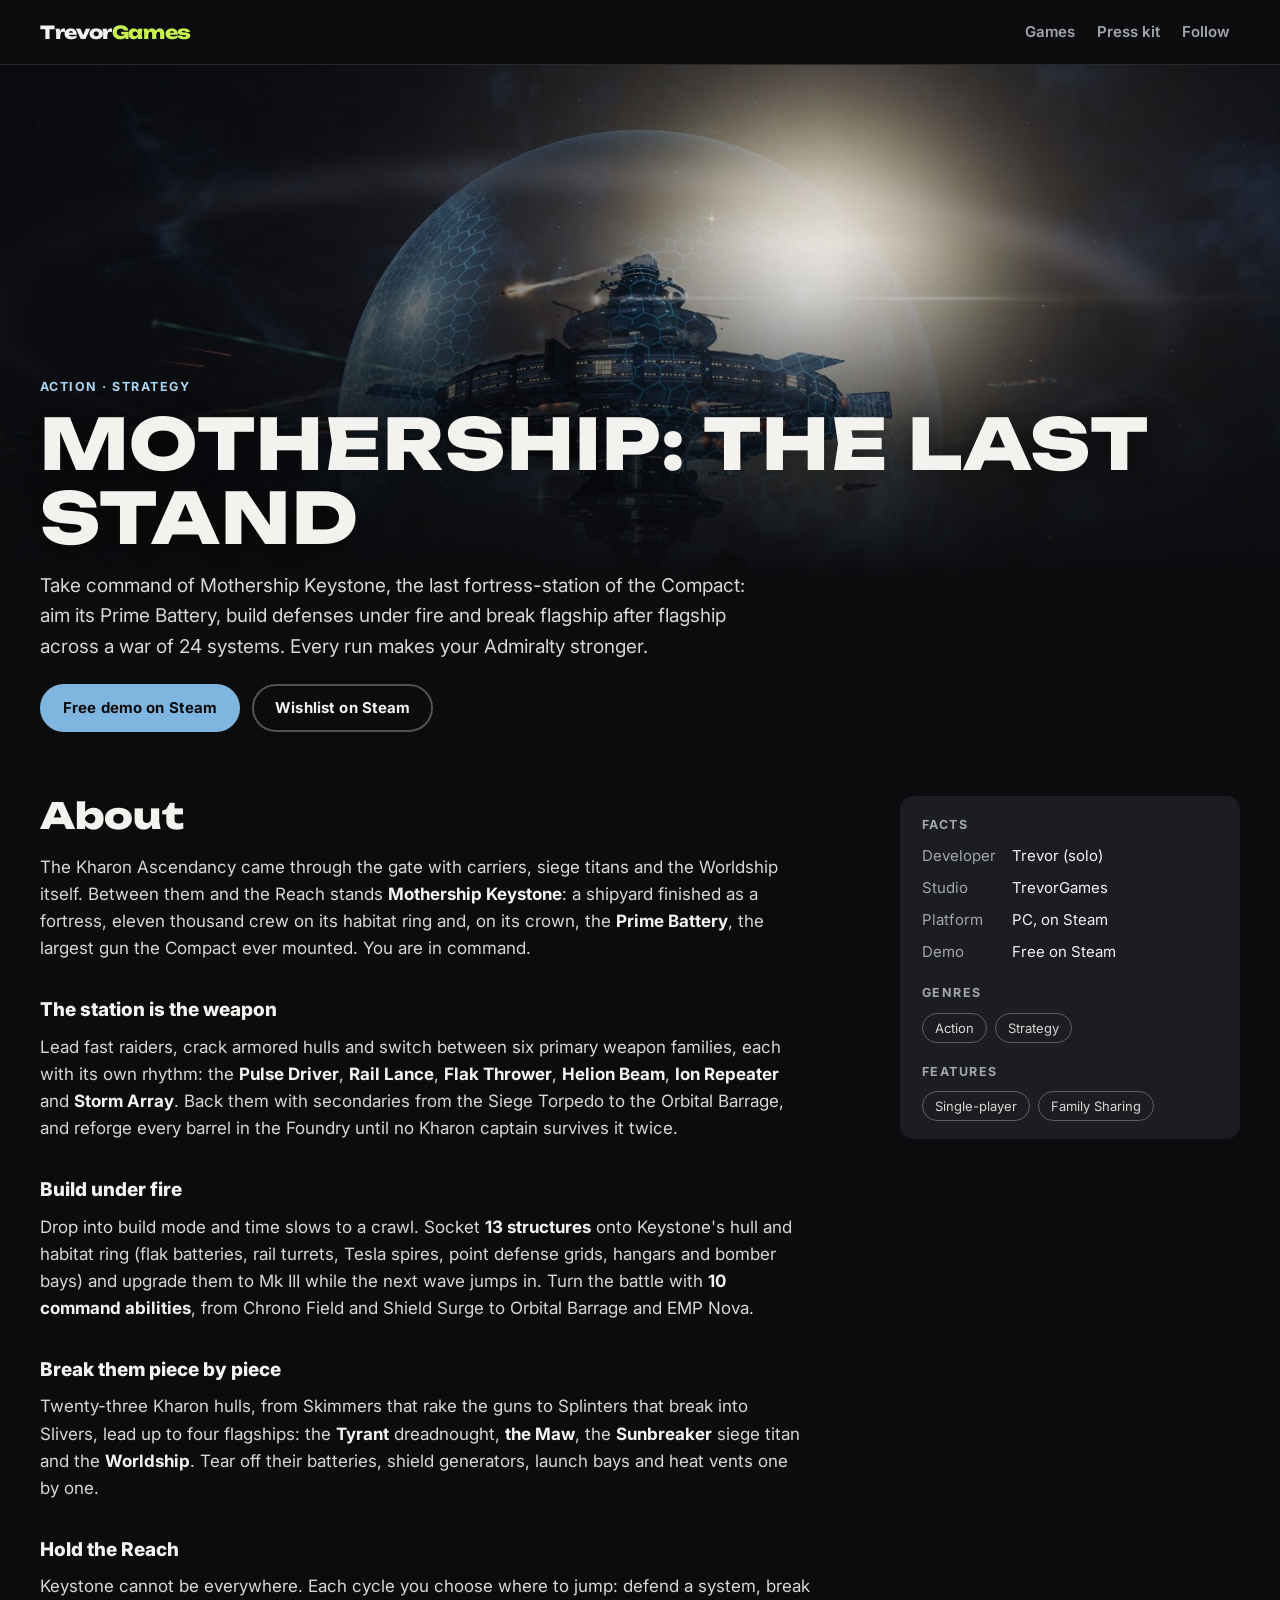
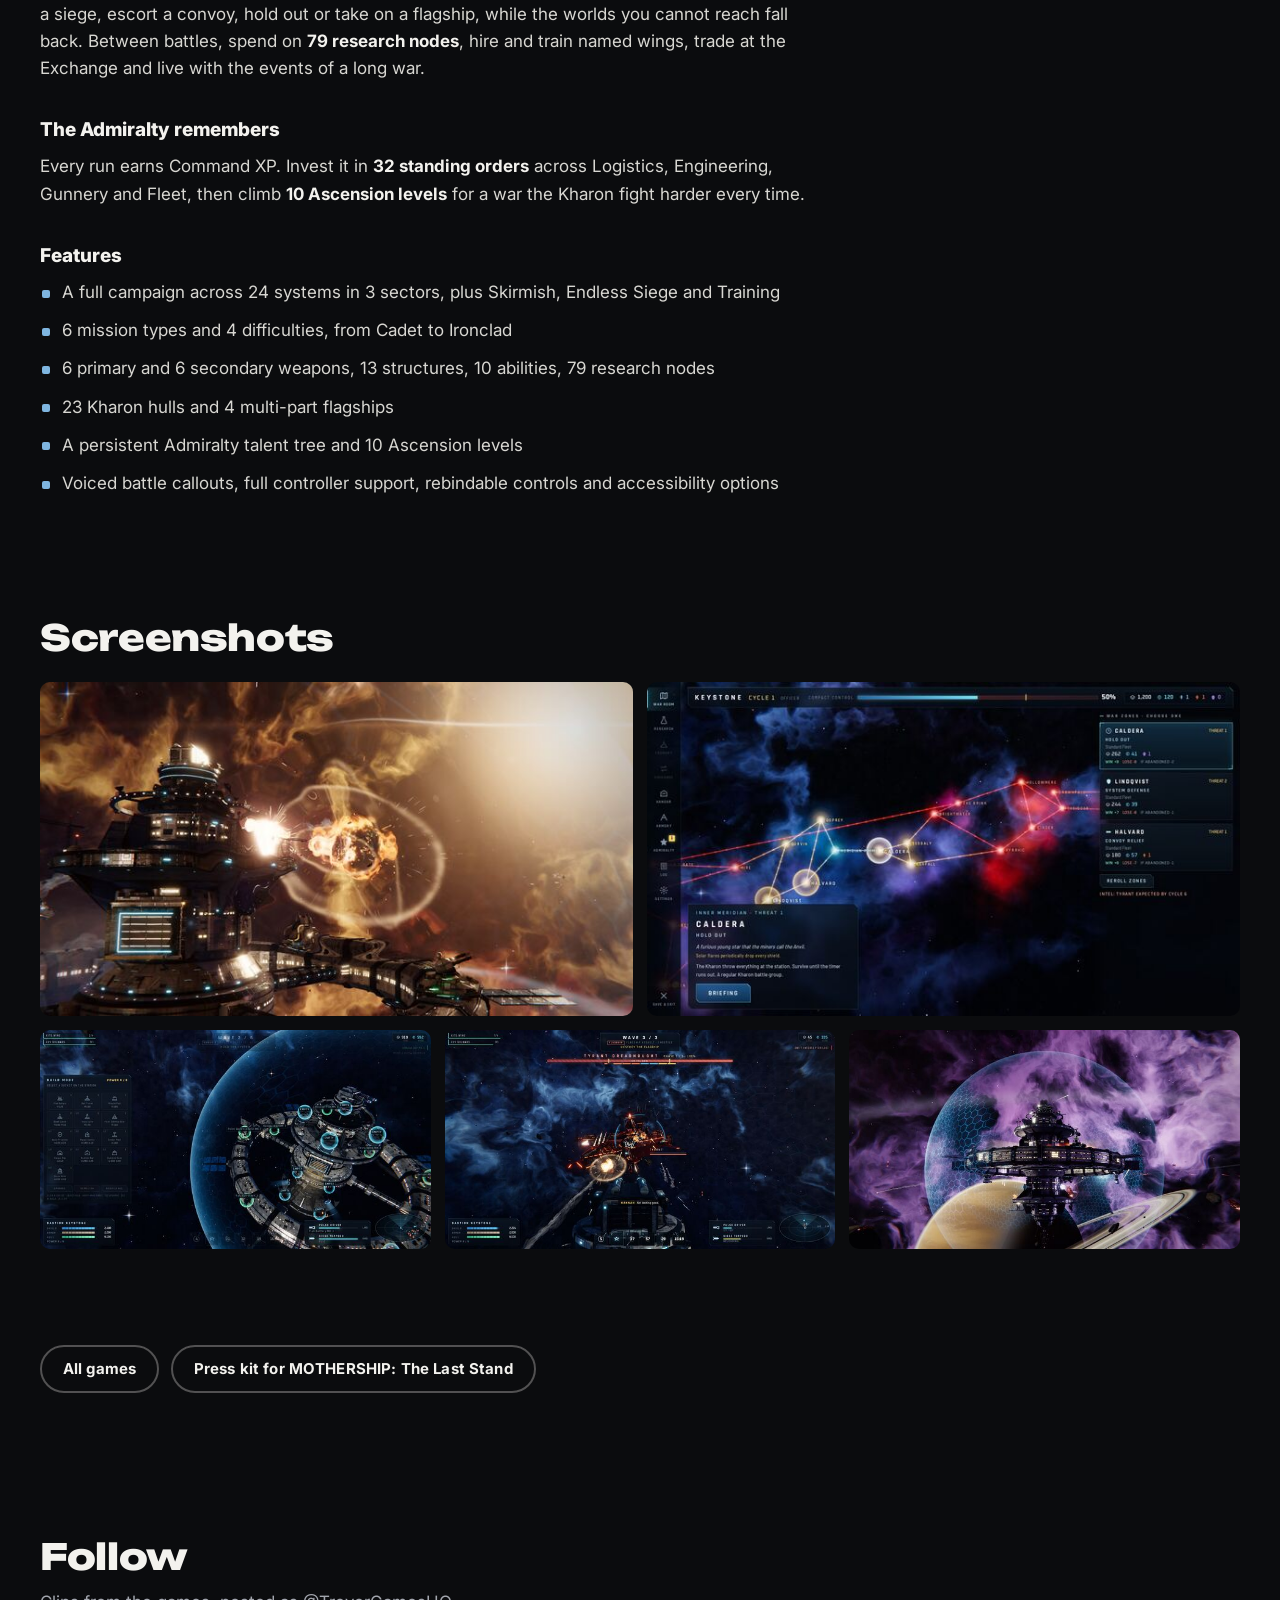
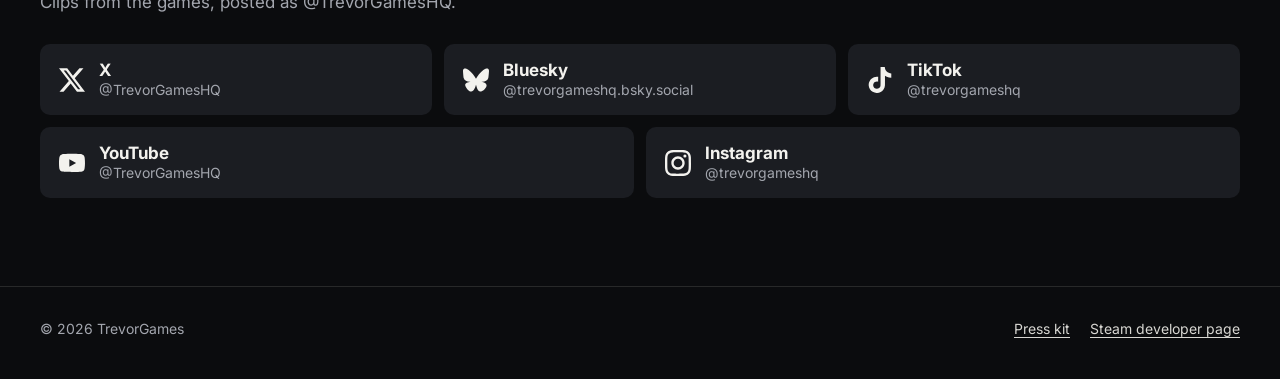
<file: games/mothership/index.html>
<!doctype html>
<html lang="en">
<head>
<meta charset="utf-8">
<meta name="viewport" content="width=device-width, initial-scale=1">
<title>MOTHERSHIP: The Last Stand · Free demo on Steam · TrevorGames</title>
<meta name="description" content="MOTHERSHIP: The Last Stand puts you in command of the last fortress-station of the Compact: aim the Prime Battery, build under fire and break flagships across 24 systems. Free demo on Steam.">
<link rel="canonical" href="https://trevorgameshq.com/games/mothership/">
<meta name="theme-color" content="#0B0C0E">
<meta name="color-scheme" content="dark">
<meta property="og:type" content="website">
<meta property="og:site_name" content="TrevorGames">
<meta property="og:title" content="MOTHERSHIP: The Last Stand: free demo on Steam">
<meta property="og:description" content="MOTHERSHIP: The Last Stand puts you in command of the last fortress-station of the Compact: aim the Prime Battery, build under fire and break flagships across 24 systems. Free demo on Steam.">
<meta property="og:url" content="https://trevorgameshq.com/games/mothership/">
<meta property="og:image" content="https://trevorgameshq.com/assets/img/og/mothership.jpg">
<meta property="og:image:width" content="1200">
<meta property="og:image:height" content="630">
<meta property="og:image:alt" content="MOTHERSHIP: The Last Stand: a fortress-station under a hexagonal shield, firing on attacking ships">
<meta property="og:locale" content="en_US">
<meta name="twitter:card" content="summary_large_image">
<meta name="twitter:site" content="@TrevorGamesHQ">
<meta name="twitter:title" content="MOTHERSHIP: The Last Stand: free demo on Steam">
<meta name="twitter:description" content="MOTHERSHIP: The Last Stand puts you in command of the last fortress-station of the Compact: aim the Prime Battery, build under fire and break flagships across 24 systems. Free demo on Steam.">
<meta name="twitter:image" content="https://trevorgameshq.com/assets/img/og/mothership.jpg">
<meta name="twitter:image:alt" content="MOTHERSHIP: The Last Stand: a fortress-station under a hexagonal shield, firing on attacking ships">
<link rel="icon" href="../../favicon.ico" sizes="16x16 32x32 48x48">
<link rel="icon" href="../../assets/icons/favicon-32.png" sizes="32x32" type="image/png">
<link rel="apple-touch-icon" href="../../assets/icons/apple-touch-icon.png">
<link rel="preload" href="../../assets/fonts/unbounded-latin.woff2" as="font" type="font/woff2" crossorigin>
<link rel="preload" href="../../assets/fonts/inter-latin.woff2" as="font" type="font/woff2" crossorigin>
<link rel="preload" href="../../assets/fonts/unbounded-latin.woff2" as="font" type="font/woff2" crossorigin>
<link rel="stylesheet" href="../../assets/css/site.css">
<script src="../../assets/js/site.js" defer></script>
<script type="application/ld+json">
{
  "@context": "https://schema.org",
  "@type": "VideoGame",
  "name": "MOTHERSHIP: The Last Stand",
  "url": "https://trevorgameshq.com/games/mothership/",
  "description": "Take command of Mothership Keystone, the last fortress-station of the Compact: aim its Prime Battery, build defenses under fire and break flagship after flagship across a war of 24 systems. Every run makes your Admiralty stronger.",
  "genre": [
    "Action",
    "Strategy"
  ],
  "gamePlatform": "PC",
  "applicationCategory": "Game",
  "image": "https://trevorgameshq.com/assets/img/mothership/keyart-1920.jpg",
  "author": {
    "@type": "Organization",
    "name": "TrevorGames",
    "url": "https://trevorgameshq.com/"
  },
  "publisher": {
    "@type": "Organization",
    "name": "TrevorGames",
    "url": "https://trevorgameshq.com/"
  },
  "sameAs": [
    "https://store.steampowered.com/app/5375740/MOTHERSHIP_The_Last_Stand/"
  ]
}
</script>
</head>
<body class="page-game t-mothership">
<a class="skip-link" href="#main">Skip to content</a>
<header class="site-header">
  <div class="wrap">
    <a class="wordmark" href="../../" aria-label="TrevorGames home">Trevor<span class="g">Games</span></a>
    <nav class="nav" aria-label="Main">
      <a href="../../#games">Games</a>
      <a href="../../press/">Press<span class="nav-long">&nbsp;kit</span></a>
      <a href="#follow">Follow</a>
    </nav>
  </div>
</header>
<main id="main">
  <section class="g-hero" aria-labelledby="game-title">
    <picture class="g-hero-art" style="--fx:50%">
      <source media="(max-width: 719px)" srcset="../../assets/img/mothership/keyart-m-960.jpg" width="960" height="720">
      <img src="../../assets/img/mothership/keyart-1920.jpg" srcset="../../assets/img/mothership/keyart-960.jpg 960w, ../../assets/img/mothership/keyart-1920.jpg 1920w, ../../assets/img/mothership/keyart-2880.jpg 2880w" sizes="(min-width: 1858px) 100vw, (min-width: 1500px) 1858px, (min-width: 850px) 124vw, 1053px" width="1920" height="620" alt="MOTHERSHIP key art: a fortress-station under a hexagonal shield, firing on attacking ships" fetchpriority="high" decoding="async">
    </picture>
    <div class="wrap g-hero-body">
      <p class="eyebrow">Action · Strategy</p>
      <h1 id="game-title" class="g-title">MOTHERSHIP: The Last Stand</h1>
      <p class="g-pitch">Take command of Mothership Keystone, the last fortress-station of the Compact: aim its Prime Battery, build defenses under fire and break flagship after flagship across a war of 24 systems. Every run makes your Admiralty stronger.</p>
      <div class="actions">
        <a class="btn btn-primary" href="https://store.steampowered.com/app/5375740/MOTHERSHIP_The_Last_Stand/?utm_source=website&amp;utm_medium=web&amp;utm_campaign=game&amp;utm_content=mothership">Free demo on Steam</a>
        <a class="btn btn-ghost" href="https://store.steampowered.com/app/5375740/MOTHERSHIP_The_Last_Stand/?utm_source=website&amp;utm_medium=web&amp;utm_campaign=game&amp;utm_content=mothership">Wishlist on Steam</a>
      </div>
    </div>
  </section>

  <div class="wrap g-main">
    <div class="g-col">
      <section class="prose" aria-labelledby="about-title">
        <h2 id="about-title" class="section-title">About</h2>
        <p>The Kharon Ascendancy came through the gate with carriers, siege titans and the Worldship itself. Between them and the Reach stands <strong>Mothership Keystone</strong>: a shipyard finished as a fortress, eleven thousand crew on its habitat ring and, on its crown, the <strong>Prime Battery</strong>, the largest gun the Compact ever mounted. You are in command.</p>
        <h3>The station is the weapon</h3>
        <p>Lead fast raiders, crack armored hulls and switch between six primary weapon families, each with its own rhythm: the <strong>Pulse Driver</strong>, <strong>Rail Lance</strong>, <strong>Flak Thrower</strong>, <strong>Helion Beam</strong>, <strong>Ion Repeater</strong> and <strong>Storm Array</strong>. Back them with secondaries from the Siege Torpedo to the Orbital Barrage, and reforge every barrel in the Foundry until no Kharon captain survives it twice.</p>
        <h3>Build under fire</h3>
        <p>Drop into build mode and time slows to a crawl. Socket <strong>13 structures</strong> onto Keystone's hull and habitat ring (flak batteries, rail turrets, Tesla spires, point defense grids, hangars and bomber bays) and upgrade them to Mk III while the next wave jumps in. Turn the battle with <strong>10 command abilities</strong>, from Chrono Field and Shield Surge to Orbital Barrage and EMP Nova.</p>
        <h3>Break them piece by piece</h3>
        <p>Twenty-three Kharon hulls, from Skimmers that rake the guns to Splinters that break into Slivers, lead up to four flagships: the <strong>Tyrant</strong> dreadnought, <strong>the Maw</strong>, the <strong>Sunbreaker</strong> siege titan and the <strong>Worldship</strong>. Tear off their batteries, shield generators, launch bays and heat vents one by one.</p>
        <h3>Hold the Reach</h3>
        <p>Keystone cannot be everywhere. Each cycle you choose where to jump: defend a system, break a siege, escort a convoy, hold out or take on a flagship, while the worlds you cannot reach fall back. Between battles, spend on <strong>79 research nodes</strong>, hire and train named wings, trade at the Exchange and live with the events of a long war.</p>
        <h3>The Admiralty remembers</h3>
        <p>Every run earns Command XP. Invest it in <strong>32 standing orders</strong> across Logistics, Engineering, Gunnery and Fleet, then climb <strong>10 Ascension levels</strong> for a war the Kharon fight harder every time.</p>
        <h3>Features</h3>
        <ul>
        <li>A full campaign across 24 systems in 3 sectors, plus Skirmish, Endless Siege and Training</li>
        <li>6 mission types and 4 difficulties, from Cadet to Ironclad</li>
        <li>6 primary and 6 secondary weapons, 13 structures, 10 abilities, 79 research nodes</li>
        <li>23 Kharon hulls and 4 multi-part flagships</li>
        <li>A persistent Admiralty talent tree and 10 Ascension levels</li>
        <li>Voiced battle callouts, full controller support, rebindable controls and accessibility options</li>
        </ul>
      </section>
    </div>
    <aside class="g-side" aria-label="MOTHERSHIP: The Last Stand facts">
      <div class="side-block">
        <h2 class="side-title">Facts</h2>
        <dl class="facts">
          <dt>Developer</dt><dd>Trevor (solo)</dd>
          <dt>Studio</dt><dd>TrevorGames</dd>
          <dt>Platform</dt><dd>PC, on Steam</dd>
          <dt>Demo</dt><dd>Free on Steam</dd>
        </dl>
        <h2 class="side-title">Genres</h2>
        <ul class="tags">
            <li>Action</li>
            <li>Strategy</li>
        </ul>
        <h2 class="side-title">Features</h2>
        <ul class="tags">
            <li>Single-player</li>
            <li>Family Sharing</li>
        </ul>
      </div>
    </aside>
  </div>

  <section class="section wrap" aria-labelledby="shots-title">
    <h2 id="shots-title" class="section-title">Screenshots</h2>
    <ul class="gallery" data-lightbox style="--shot-ar:16 / 9">
        <li class="m-wide" style="--span:6"><a class="shot" href="../../assets/img/mothership/shots/01-1600.jpg"><img src="../../assets/img/mothership/shots/01-640.jpg" srcset="../../assets/img/mothership/shots/01-640.jpg 640w, ../../assets/img/mothership/shots/01-1600.jpg 1600w" sizes="(min-width: 1280px) 600px, (min-width: 1024px) 50vw, 50vw" width="640" height="360" alt="The station fires its battery into a burning asteroid inside an orange nebula" loading="lazy" decoding="async"></a></li>
        <li style="--span:6"><a class="shot" href="../../assets/img/mothership/shots/02-1600.jpg"><img src="../../assets/img/mothership/shots/02-640.jpg" srcset="../../assets/img/mothership/shots/02-640.jpg 640w, ../../assets/img/mothership/shots/02-1600.jpg 1600w" sizes="(min-width: 1280px) 600px, (min-width: 1024px) 50vw, 50vw" width="640" height="360" alt="The war map: choosing between Caldera, Lindqvist and Halvard, with Caldera&#x27;s Hold Out briefing open" loading="lazy" decoding="async"></a></li>
        <li style="--span:4"><a class="shot" href="../../assets/img/mothership/shots/03-1600.jpg"><img src="../../assets/img/mothership/shots/03-640.jpg" srcset="../../assets/img/mothership/shots/03-640.jpg 640w, ../../assets/img/mothership/shots/03-1600.jpg 1600w" sizes="(min-width: 1280px) 400px, (min-width: 1024px) 33vw, 50vw" width="640" height="360" alt="Build mode: empty sockets glow around the station&#x27;s ring, with the structure menu on the left" loading="lazy" decoding="async"></a></li>
        <li style="--span:4"><a class="shot" href="../../assets/img/mothership/shots/04-1600.jpg"><img src="../../assets/img/mothership/shots/04-640.jpg" srcset="../../assets/img/mothership/shots/04-640.jpg 640w, ../../assets/img/mothership/shots/04-1600.jpg 1600w" sizes="(min-width: 1280px) 400px, (min-width: 1024px) 33vw, 50vw" width="640" height="360" alt="Wave 3 of 3: the Tyrant dreadnought under fire, with its health bar across the top" loading="lazy" decoding="async"></a></li>
        <li style="--span:4"><a class="shot" href="../../assets/img/mothership/shots/05-1600.jpg"><img src="../../assets/img/mothership/shots/05-640.jpg" srcset="../../assets/img/mothership/shots/05-640.jpg 640w, ../../assets/img/mothership/shots/05-1600.jpg 1600w" sizes="(min-width: 1280px) 400px, (min-width: 1024px) 33vw, 50vw" width="640" height="360" alt="The station under its hexagonal shield above a ringed planet in a purple nebula" loading="lazy" decoding="async"></a></li>
    </ul>
  </section>


  <nav class="wrap page-links" aria-label="More">
    <a class="btn btn-ghost" href="../../#games">All games</a>
    <a class="btn btn-ghost" href="../../press/#mothership">Press kit for MOTHERSHIP: The Last Stand</a>
  </nav>

<section id="follow" class="section follow" aria-labelledby="follow-title">
  <div class="wrap">
    <h2 id="follow-title" class="section-title">Follow</h2>
    <p class="section-lede">Clips from the games, posted as @TrevorGamesHQ.</p>
    <ul class="follow-list">
      <li><a href="https://x.com/TrevorGamesHQ" rel="me"><svg viewBox="0 0 24 24" aria-hidden="true" focusable="false"><path fill="currentColor" d="M18.901 1.153h3.68l-8.04 9.19L24 22.846h-7.406l-5.8-7.584-6.638 7.584H.474l8.6-9.83L0 1.154h7.594l5.243 6.932ZM17.61 20.644h2.039L6.486 3.24H4.298Z"/></svg><span><span class="name">X</span><span class="handle">@TrevorGamesHQ</span></span></a></li>
      <li><a href="https://bsky.app/profile/trevorgameshq.bsky.social" rel="me"><svg viewBox="0 0 24 24" aria-hidden="true" focusable="false"><path fill="currentColor" d="M12 10.8c-1.087-2.114-4.046-6.053-6.798-7.995C2.566.944 1.561 1.266.902 1.565.139 1.908 0 3.08 0 3.768c0 .69.378 5.65.624 6.479.815 2.736 3.713 3.66 6.383 3.364.136-.02.275-.039.415-.056-.138.022-.276.04-.415.056-3.912.58-7.387 2.005-2.83 7.078 5.013 5.19 6.87-1.113 7.823-4.308.953 3.195 2.05 9.271 7.733 4.308 4.267-4.308 1.172-6.498-2.74-7.078a8.741 8.741 0 0 1-.415-.056c.14.017.279.036.415.056 2.67.297 5.568-.628 6.383-3.364.246-.828.624-5.79.624-6.478 0-.69-.139-1.861-.902-2.206-.659-.298-1.664-.62-4.3 1.24C16.046 4.748 13.087 8.687 12 10.8Z"/></svg><span><span class="name">Bluesky</span><span class="handle">@trevorgameshq.bsky.social</span></span></a></li>
      <li><a href="https://www.tiktok.com/@trevorgameshq" rel="me"><svg viewBox="0 0 24 24" aria-hidden="true" focusable="false"><path fill="currentColor" d="M12.525.02c1.31-.02 2.61-.01 3.91-.02.08 1.53.63 3.09 1.75 4.17 1.12 1.11 2.7 1.62 4.24 1.79v4.03c-1.44-.05-2.89-.35-4.2-.97-.57-.26-1.1-.59-1.62-.93-.01 2.92.01 5.84-.02 8.75-.08 1.4-.54 2.79-1.35 3.94-1.31 1.92-3.58 3.17-5.91 3.21-1.43.08-2.86-.31-4.08-1.03-2.02-1.19-3.44-3.37-3.65-5.71-.02-.5-.03-1-.01-1.49.18-1.9 1.12-3.72 2.58-4.96 1.66-1.44 3.98-2.13 6.15-1.72.02 1.48-.04 2.96-.04 4.44-.99-.32-2.15-.23-3.02.37-.63.41-1.11 1.04-1.36 1.75-.21.51-.15 1.07-.14 1.61.24 1.64 1.82 3.02 3.5 2.87 1.12-.01 2.19-.66 2.77-1.61.19-.33.4-.67.41-1.06.1-1.79.06-3.57.07-5.36.01-4.03-.01-8.05.02-12.07z"/></svg><span><span class="name">TikTok</span><span class="handle">@trevorgameshq</span></span></a></li>
      <li><a href="https://www.youtube.com/@TrevorGamesHQ" rel="me"><svg viewBox="0 0 24 24" aria-hidden="true" focusable="false"><path fill="currentColor" d="M23.498 6.186a3.016 3.016 0 0 0-2.122-2.136C19.505 3.545 12 3.545 12 3.545s-7.505 0-9.377.505A3.017 3.017 0 0 0 .502 6.186C0 8.07 0 12 0 12s0 3.93.502 5.814a3.016 3.016 0 0 0 2.122 2.136c1.871.505 9.376.505 9.376.505s7.505 0 9.377-.505a3.015 3.015 0 0 0 2.122-2.136C24 15.93 24 12 24 12s0-3.93-.502-5.814zM9.545 15.568V8.432L15.818 12l-6.273 3.568z"/></svg><span><span class="name">YouTube</span><span class="handle">@TrevorGamesHQ</span></span></a></li>
      <li><a href="https://www.instagram.com/trevorgameshq/" rel="me"><svg viewBox="0 0 24 24" aria-hidden="true" focusable="false"><path fill="currentColor" d="M7.0301.084c-1.2768.0602-2.1487.264-2.911.5634-.7888.3075-1.4575.72-2.1228 1.3877-.6652.6677-1.075 1.3368-1.3802 2.127-.2954.7638-.4956 1.6365-.552 2.914-.0564 1.2775-.0689 1.6882-.0626 4.947.0062 3.2586.0206 3.6671.0825 4.9473.061 1.2765.264 2.1482.5635 2.9107.308.7889.72 1.4573 1.388 2.1228.6679.6655 1.3365 1.0743 2.1285 1.38.7632.295 1.6361.4961 2.9134.552 1.2773.056 1.6884.069 4.9462.0627 3.2578-.0062 3.668-.0207 4.9478-.0814 1.28-.0607 2.147-.2652 2.9098-.5633.7889-.3086 1.4578-.72 2.1228-1.3881.665-.6682 1.0745-1.3378 1.3795-2.1284.2957-.7632.4966-1.636.552-2.9124.056-1.2809.0692-1.6898.063-4.948-.0063-3.2583-.021-3.6668-.0817-4.9465-.0607-1.2797-.264-2.1487-.5633-2.9117-.3084-.7889-.72-1.4568-1.3876-2.1228C21.2982 1.33 20.628.9208 19.8378.6165 19.074.321 18.2017.1197 16.9244.0645 15.6471.0093 15.236-.005 11.977.0014 8.718.0076 8.31.0215 7.0301.0839m.1402 21.6932c-1.17-.0509-1.8053-.2453-2.2287-.408-.5606-.216-.96-.4771-1.3819-.895-.422-.4178-.6811-.8186-.9-1.378-.1644-.4234-.3624-1.058-.4171-2.228-.0595-1.2645-.072-1.6442-.079-4.848-.007-3.2037.0053-3.583.0607-4.848.05-1.169.2456-1.805.408-2.2282.216-.5613.4762-.96.895-1.3816.4188-.4217.8184-.6814 1.3783-.9003.423-.1651 1.0575-.3614 2.227-.4171 1.2655-.06 1.6447-.072 4.848-.079 3.2033-.007 3.5835.005 4.8495.0608 1.169.0508 1.8053.2445 2.228.408.5608.216.96.4754 1.3816.895.4217.4194.6816.8176.9005 1.3787.1653.4217.3617 1.056.4169 2.2263.0602 1.2655.0739 1.645.0796 4.848.0058 3.203-.0055 3.5834-.061 4.848-.051 1.17-.245 1.8055-.408 2.2294-.216.5604-.4763.96-.8954 1.3814-.419.4215-.8181.6811-1.3783.9-.4224.1649-1.0577.3617-2.2262.4174-1.2656.0595-1.6448.072-4.8493.079-3.2045.007-3.5825-.006-4.848-.0608M16.953 5.5864A1.44 1.44 0 1 0 18.39 4.144a1.44 1.44 0 0 0-1.437 1.4424M5.8385 12.012c.0067 3.4032 2.7706 6.1557 6.173 6.1493 3.4026-.0065 6.157-2.7701 6.1506-6.1733-.0065-3.4032-2.771-6.1565-6.174-6.1498-3.403.0067-6.156 2.771-6.1496 6.1738M8 12.0077a4 4 0 1 1 4.008 3.9921A3.9996 3.9996 0 0 1 8 12.0077"/></svg><span><span class="name">Instagram</span><span class="handle">@trevorgameshq</span></span></a></li>
    </ul>
  </div>
</section>
</main>
<footer class="site-footer">
  <div class="wrap">
    <p>&copy; 2026 TrevorGames</p>
    <nav aria-label="Footer">
      <a href="../../press/">Press kit</a>
      <a href="https://store.steampowered.com/search/?developer=Trevor&amp;utm_source=website&amp;utm_medium=web&amp;utm_campaign=game&amp;utm_content=trevorgames">Steam developer page</a>
    </nav>
  </div>
</footer>
</body>
</html>
</file>
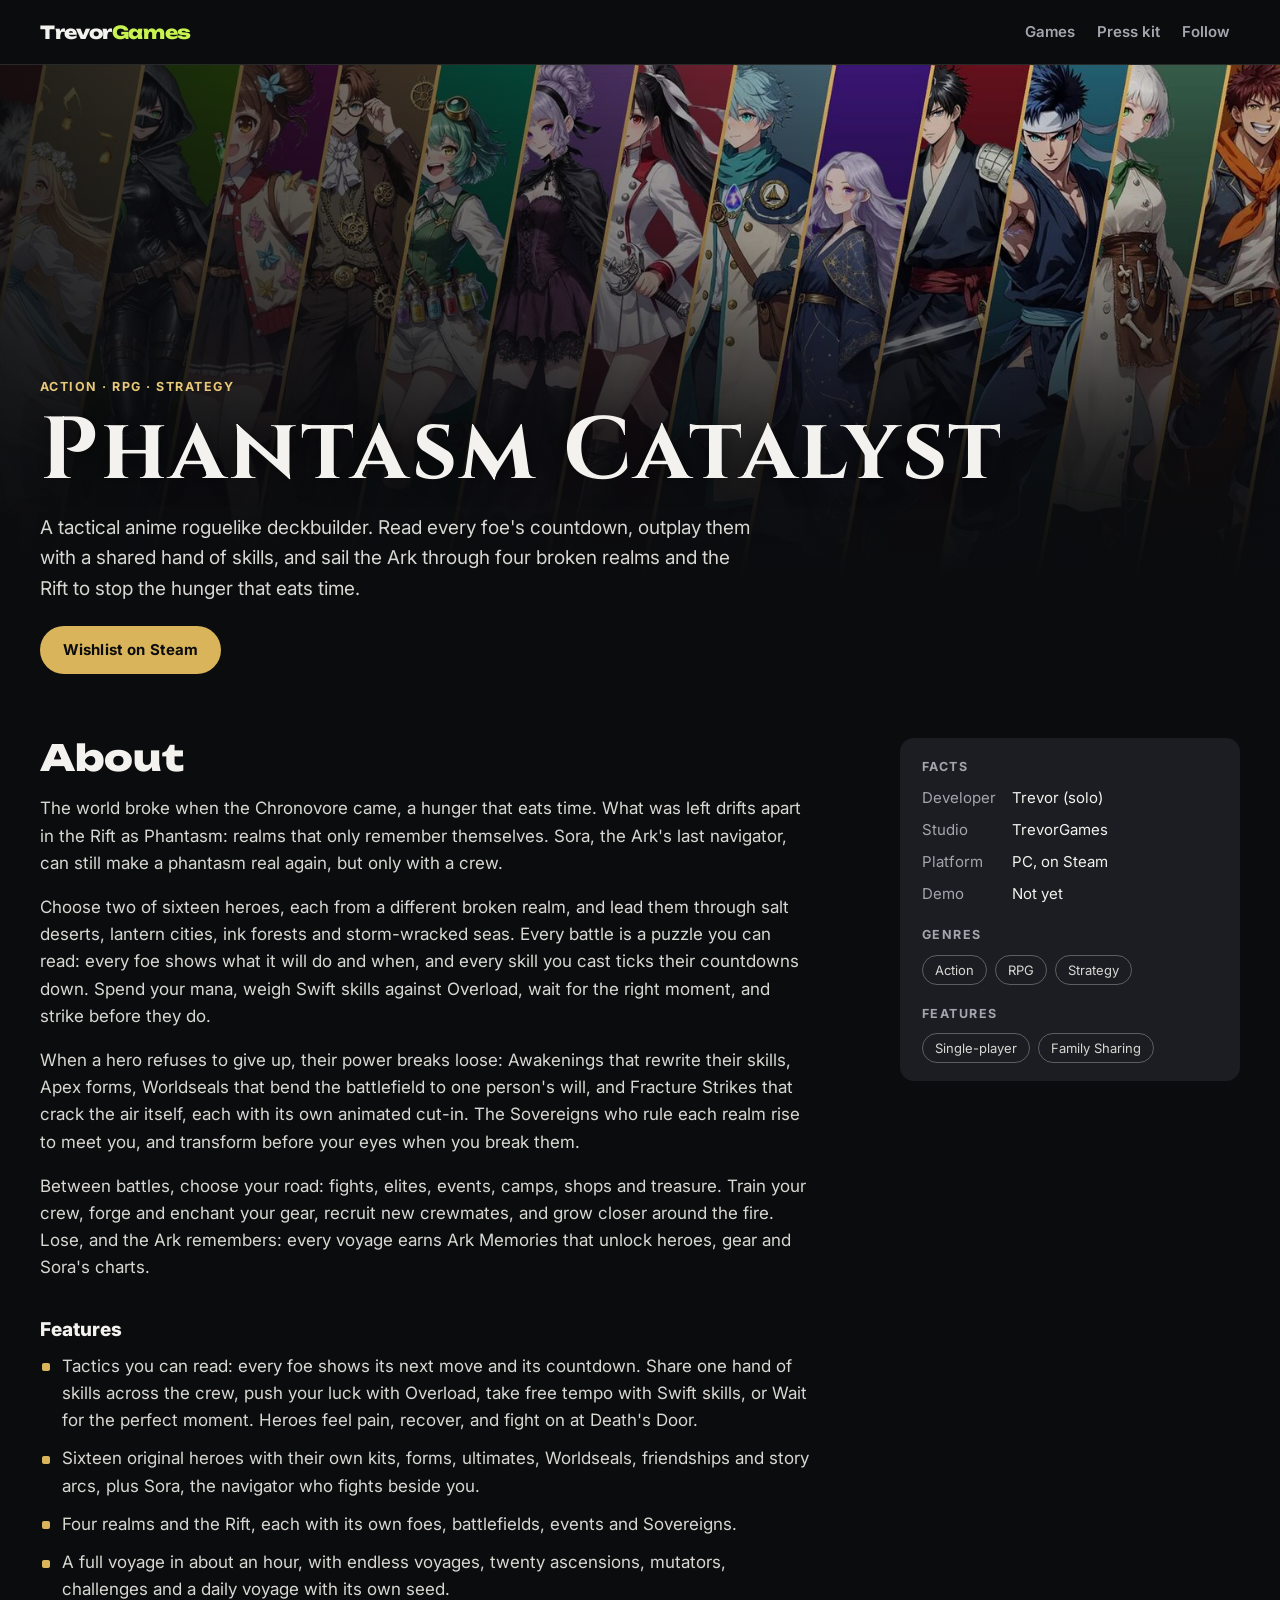
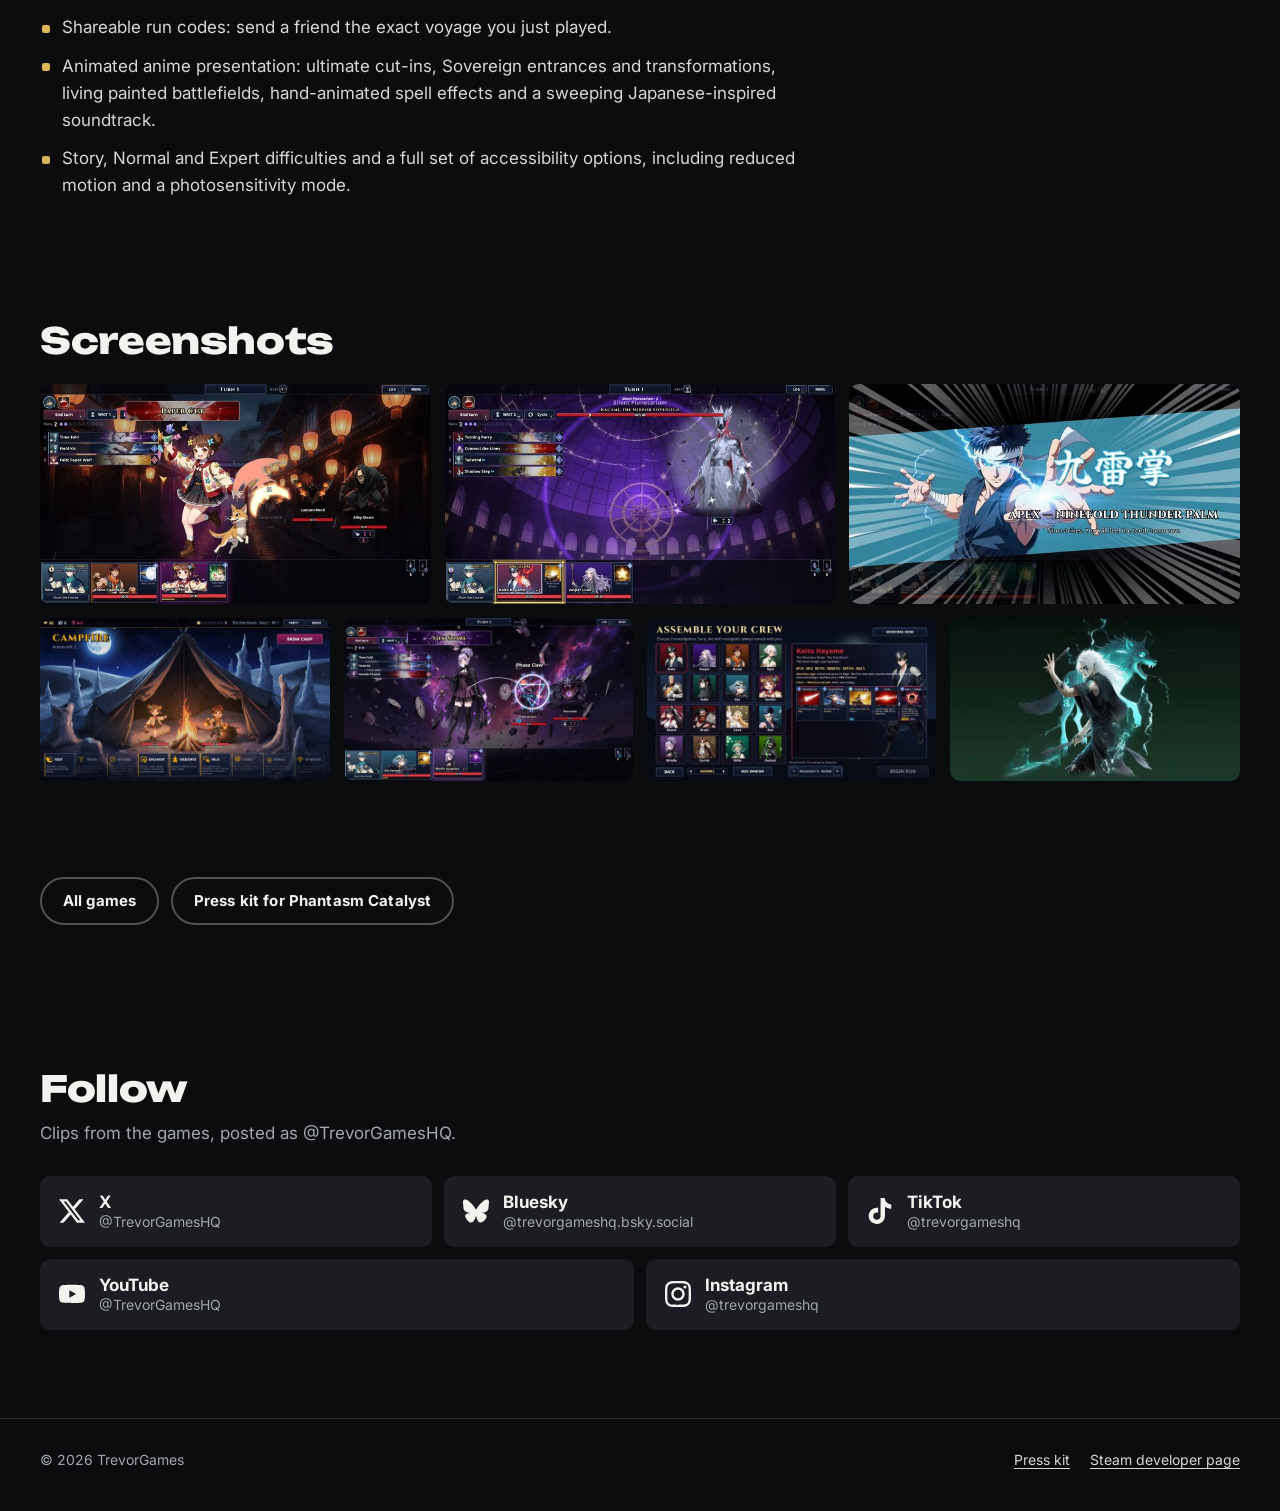
<file: games/phantasm-catalyst/index.html>
<!doctype html>
<html lang="en">
<head>
<meta charset="utf-8">
<meta name="viewport" content="width=device-width, initial-scale=1">
<title>Phantasm Catalyst · Wishlist on Steam · TrevorGames</title>
<meta name="description" content="Phantasm Catalyst is a tactical anime roguelike deckbuilder: read every foe&#x27;s countdown and outplay them with a shared hand of skills. Wishlist on Steam.">
<link rel="canonical" href="https://trevorgameshq.com/games/phantasm-catalyst/">
<meta name="theme-color" content="#0B0C0E">
<meta name="color-scheme" content="dark">
<meta property="og:type" content="website">
<meta property="og:site_name" content="TrevorGames">
<meta property="og:title" content="Phantasm Catalyst: wishlist on Steam">
<meta property="og:description" content="Phantasm Catalyst is a tactical anime roguelike deckbuilder: read every foe&#x27;s countdown and outplay them with a shared hand of skills. Wishlist on Steam.">
<meta property="og:url" content="https://trevorgameshq.com/games/phantasm-catalyst/">
<meta property="og:image" content="https://trevorgameshq.com/assets/img/og/phantasm-catalyst.jpg">
<meta property="og:image:width" content="1200">
<meta property="og:image:height" content="630">
<meta property="og:image:alt" content="Phantasm Catalyst: a line of anime heroes, each on a different coloured panel">
<meta property="og:locale" content="en_US">
<meta name="twitter:card" content="summary_large_image">
<meta name="twitter:site" content="@TrevorGamesHQ">
<meta name="twitter:title" content="Phantasm Catalyst: wishlist on Steam">
<meta name="twitter:description" content="Phantasm Catalyst is a tactical anime roguelike deckbuilder: read every foe&#x27;s countdown and outplay them with a shared hand of skills. Wishlist on Steam.">
<meta name="twitter:image" content="https://trevorgameshq.com/assets/img/og/phantasm-catalyst.jpg">
<meta name="twitter:image:alt" content="Phantasm Catalyst: a line of anime heroes, each on a different coloured panel">
<link rel="icon" href="../../favicon.ico" sizes="16x16 32x32 48x48">
<link rel="icon" href="../../assets/icons/favicon-32.png" sizes="32x32" type="image/png">
<link rel="apple-touch-icon" href="../../assets/icons/apple-touch-icon.png">
<link rel="preload" href="../../assets/fonts/unbounded-latin.woff2" as="font" type="font/woff2" crossorigin>
<link rel="preload" href="../../assets/fonts/inter-latin.woff2" as="font" type="font/woff2" crossorigin>
<link rel="preload" href="../../assets/fonts/cinzel-700-latin.woff2" as="font" type="font/woff2" crossorigin>
<link rel="stylesheet" href="../../assets/css/site.css">
<script src="../../assets/js/site.js" defer></script>
<script type="application/ld+json">
{
  "@context": "https://schema.org",
  "@type": "VideoGame",
  "name": "Phantasm Catalyst",
  "url": "https://trevorgameshq.com/games/phantasm-catalyst/",
  "description": "A tactical anime roguelike deckbuilder. Read every foe's countdown, outplay them with a shared hand of skills, and sail the Ark through four broken realms and the Rift to stop the hunger that eats time.",
  "genre": [
    "Action",
    "RPG",
    "Strategy"
  ],
  "gamePlatform": "PC",
  "applicationCategory": "Game",
  "image": "https://trevorgameshq.com/assets/img/phantasm-catalyst/keyart-1920.jpg",
  "author": {
    "@type": "Organization",
    "name": "TrevorGames",
    "url": "https://trevorgameshq.com/"
  },
  "publisher": {
    "@type": "Organization",
    "name": "TrevorGames",
    "url": "https://trevorgameshq.com/"
  },
  "sameAs": [
    "https://store.steampowered.com/app/5380940/Phantasm_Catalyst/"
  ]
}
</script>
</head>
<body class="page-game t-phantasm-catalyst">
<a class="skip-link" href="#main">Skip to content</a>
<header class="site-header">
  <div class="wrap">
    <a class="wordmark" href="../../" aria-label="TrevorGames home">Trevor<span class="g">Games</span></a>
    <nav class="nav" aria-label="Main">
      <a href="../../#games">Games</a>
      <a href="../../press/">Press<span class="nav-long">&nbsp;kit</span></a>
      <a href="#follow">Follow</a>
    </nav>
  </div>
</header>
<main id="main">
  <section class="g-hero" aria-labelledby="game-title">
    <picture class="g-hero-art" style="--fx:50%">
      <source media="(max-width: 719px)" srcset="../../assets/img/phantasm-catalyst/keyart-m-960.jpg" width="960" height="720">
      <img src="../../assets/img/phantasm-catalyst/keyart-1920.jpg" srcset="../../assets/img/phantasm-catalyst/keyart-960.jpg 960w, ../../assets/img/phantasm-catalyst/keyart-1920.jpg 1920w, ../../assets/img/phantasm-catalyst/keyart-2880.jpg 2880w" sizes="(min-width: 1858px) 100vw, (min-width: 1500px) 1858px, (min-width: 850px) 124vw, 1053px" width="1920" height="620" alt="Phantasm Catalyst key art: a line of anime heroes, each on a different coloured panel" fetchpriority="high" decoding="async">
    </picture>
    <div class="wrap g-hero-body">
      <p class="eyebrow">Action · RPG · Strategy</p>
      <h1 id="game-title" class="g-title">Phantasm Catalyst</h1>
      <p class="g-pitch">A tactical anime roguelike deckbuilder. Read every foe&#x27;s countdown, outplay them with a shared hand of skills, and sail the Ark through four broken realms and the Rift to stop the hunger that eats time.</p>
      <div class="actions">
        <a class="btn btn-primary" href="https://store.steampowered.com/app/5380940/Phantasm_Catalyst/?utm_source=website&amp;utm_medium=web&amp;utm_campaign=game&amp;utm_content=phantasm-catalyst">Wishlist on Steam</a>
      </div>
    </div>
  </section>

  <div class="wrap g-main">
    <div class="g-col">
      <section class="prose" aria-labelledby="about-title">
        <h2 id="about-title" class="section-title">About</h2>
        <p>The world broke when the Chronovore came, a hunger that eats time. What was left drifts apart in the Rift as Phantasm: realms that only remember themselves. Sora, the Ark's last navigator, can still make a phantasm real again, but only with a crew.</p>
        <p>Choose two of sixteen heroes, each from a different broken realm, and lead them through salt deserts, lantern cities, ink forests and storm-wracked seas. Every battle is a puzzle you can read: every foe shows what it will do and when, and every skill you cast ticks their countdowns down. Spend your mana, weigh Swift skills against Overload, wait for the right moment, and strike before they do.</p>
        <p>When a hero refuses to give up, their power breaks loose: Awakenings that rewrite their skills, Apex forms, Worldseals that bend the battlefield to one person's will, and Fracture Strikes that crack the air itself, each with its own animated cut-in. The Sovereigns who rule each realm rise to meet you, and transform before your eyes when you break them.</p>
        <p>Between battles, choose your road: fights, elites, events, camps, shops and treasure. Train your crew, forge and enchant your gear, recruit new crewmates, and grow closer around the fire. Lose, and the Ark remembers: every voyage earns Ark Memories that unlock heroes, gear and Sora's charts.</p>
        <h3>Features</h3>
        <ul>
        <li>Tactics you can read: every foe shows its next move and its countdown. Share one hand of skills across the crew, push your luck with Overload, take free tempo with Swift skills, or Wait for the perfect moment. Heroes feel pain, recover, and fight on at Death's Door.</li>
        <li>Sixteen original heroes with their own kits, forms, ultimates, Worldseals, friendships and story arcs, plus Sora, the navigator who fights beside you.</li>
        <li>Four realms and the Rift, each with its own foes, battlefields, events and Sovereigns.</li>
        <li>A full voyage in about an hour, with endless voyages, twenty ascensions, mutators, challenges and a daily voyage with its own seed.</li>
        <li>Shareable run codes: send a friend the exact voyage you just played.</li>
        <li>Animated anime presentation: ultimate cut-ins, Sovereign entrances and transformations, living painted battlefields, hand-animated spell effects and a sweeping Japanese-inspired soundtrack.</li>
        <li>Story, Normal and Expert difficulties and a full set of accessibility options, including reduced motion and a photosensitivity mode.</li>
        </ul>
      </section>
    </div>
    <aside class="g-side" aria-label="Phantasm Catalyst facts">
      <div class="side-block">
        <h2 class="side-title">Facts</h2>
        <dl class="facts">
          <dt>Developer</dt><dd>Trevor (solo)</dd>
          <dt>Studio</dt><dd>TrevorGames</dd>
          <dt>Platform</dt><dd>PC, on Steam</dd>
          <dt>Demo</dt><dd>Not yet</dd>
        </dl>
        <h2 class="side-title">Genres</h2>
        <ul class="tags">
            <li>Action</li>
            <li>RPG</li>
            <li>Strategy</li>
        </ul>
        <h2 class="side-title">Features</h2>
        <ul class="tags">
            <li>Single-player</li>
            <li>Family Sharing</li>
        </ul>
      </div>
    </aside>
  </div>

  <section class="section wrap" aria-labelledby="shots-title">
    <h2 id="shots-title" class="section-title">Screenshots</h2>
    <ul class="gallery" data-lightbox style="--shot-ar:16 / 9">
        <li class="m-wide" style="--span:4"><a class="shot" href="../../assets/img/phantasm-catalyst/shots/01-1600.jpg"><img src="../../assets/img/phantasm-catalyst/shots/01-640.jpg" srcset="../../assets/img/phantasm-catalyst/shots/01-640.jpg 640w, ../../assets/img/phantasm-catalyst/shots/01-1600.jpg 1600w" sizes="(min-width: 1280px) 400px, (min-width: 1024px) 33vw, 50vw" width="640" height="360" alt="Paper Cut: Tamsin Reed and a paper fox face a Lantern Moth and an Alley Gloam in a lantern-lit street" loading="lazy" decoding="async"></a></li>
        <li style="--span:4"><a class="shot" href="../../assets/img/phantasm-catalyst/shots/02-1600.jpg"><img src="../../assets/img/phantasm-catalyst/shots/02-640.jpg" srcset="../../assets/img/phantasm-catalyst/shots/02-640.jpg 640w, ../../assets/img/phantasm-catalyst/shots/02-1600.jpg 1600w" sizes="(min-width: 1280px) 400px, (min-width: 1024px) 33vw, 50vw" width="640" height="360" alt="Kagami, the Mirror Sovereign, in the Silent Planetarium" loading="lazy" decoding="async"></a></li>
        <li style="--span:4"><a class="shot" href="../../assets/img/phantasm-catalyst/shots/03-1600.jpg"><img src="../../assets/img/phantasm-catalyst/shots/03-640.jpg" srcset="../../assets/img/phantasm-catalyst/shots/03-640.jpg 640w, ../../assets/img/phantasm-catalyst/shots/03-1600.jpg 1600w" sizes="(min-width: 1280px) 400px, (min-width: 1024px) 33vw, 50vw" width="640" height="360" alt="An Apex cut-in, Ninefold Thunder Palm: &quot;Nine strikes. You will feel the tenth tomorrow.&quot;" loading="lazy" decoding="async"></a></li>
        <li style="--span:3"><a class="shot" href="../../assets/img/phantasm-catalyst/shots/04-1600.jpg"><img src="../../assets/img/phantasm-catalyst/shots/04-640.jpg" srcset="../../assets/img/phantasm-catalyst/shots/04-640.jpg 640w, ../../assets/img/phantasm-catalyst/shots/04-1600.jpg 1600w" sizes="(min-width: 1280px) 300px, (min-width: 1024px) 25vw, 50vw" width="640" height="360" alt="The campfire between battles, with actions to rest, train, enchant, meditate and talk" loading="lazy" decoding="async"></a></li>
        <li style="--span:3"><a class="shot" href="../../assets/img/phantasm-catalyst/shots/05-1600.jpg"><img src="../../assets/img/phantasm-catalyst/shots/05-640.jpg" srcset="../../assets/img/phantasm-catalyst/shots/05-640.jpg 640w, ../../assets/img/phantasm-catalyst/shots/05-1600.jpg 1600w" sizes="(min-width: 1280px) 300px, (min-width: 1024px) 25vw, 50vw" width="640" height="360" alt="Silk Snare: Mirelle Ashgrove binds a Time Eater among floating clocks" loading="lazy" decoding="async"></a></li>
        <li style="--span:3"><a class="shot" href="../../assets/img/phantasm-catalyst/shots/06-1600.jpg"><img src="../../assets/img/phantasm-catalyst/shots/06-640.jpg" srcset="../../assets/img/phantasm-catalyst/shots/06-640.jpg 640w, ../../assets/img/phantasm-catalyst/shots/06-1600.jpg 1600w" sizes="(min-width: 1280px) 300px, (min-width: 1024px) 25vw, 50vw" width="640" height="360" alt="Assemble your crew: sixteen hero portraits, with Kaito Hayame selected" loading="lazy" decoding="async"></a></li>
        <li style="--span:3"><a class="shot" href="../../assets/img/phantasm-catalyst/shots/07-1600.jpg"><img src="../../assets/img/phantasm-catalyst/shots/07-640.jpg" srcset="../../assets/img/phantasm-catalyst/shots/07-640.jpg 640w, ../../assets/img/phantasm-catalyst/shots/07-1600.jpg 1600w" sizes="(min-width: 1280px) 300px, (min-width: 1024px) 25vw, 50vw" width="640" height="360" alt="A white-haired hero with a glowing spirit wolf behind him" loading="lazy" decoding="async"></a></li>
    </ul>
  </section>


  <nav class="wrap page-links" aria-label="More">
    <a class="btn btn-ghost" href="../../#games">All games</a>
    <a class="btn btn-ghost" href="../../press/#phantasm-catalyst">Press kit for Phantasm Catalyst</a>
  </nav>

<section id="follow" class="section follow" aria-labelledby="follow-title">
  <div class="wrap">
    <h2 id="follow-title" class="section-title">Follow</h2>
    <p class="section-lede">Clips from the games, posted as @TrevorGamesHQ.</p>
    <ul class="follow-list">
      <li><a href="https://x.com/TrevorGamesHQ" rel="me"><svg viewBox="0 0 24 24" aria-hidden="true" focusable="false"><path fill="currentColor" d="M18.901 1.153h3.68l-8.04 9.19L24 22.846h-7.406l-5.8-7.584-6.638 7.584H.474l8.6-9.83L0 1.154h7.594l5.243 6.932ZM17.61 20.644h2.039L6.486 3.24H4.298Z"/></svg><span><span class="name">X</span><span class="handle">@TrevorGamesHQ</span></span></a></li>
      <li><a href="https://bsky.app/profile/trevorgameshq.bsky.social" rel="me"><svg viewBox="0 0 24 24" aria-hidden="true" focusable="false"><path fill="currentColor" d="M12 10.8c-1.087-2.114-4.046-6.053-6.798-7.995C2.566.944 1.561 1.266.902 1.565.139 1.908 0 3.08 0 3.768c0 .69.378 5.65.624 6.479.815 2.736 3.713 3.66 6.383 3.364.136-.02.275-.039.415-.056-.138.022-.276.04-.415.056-3.912.58-7.387 2.005-2.83 7.078 5.013 5.19 6.87-1.113 7.823-4.308.953 3.195 2.05 9.271 7.733 4.308 4.267-4.308 1.172-6.498-2.74-7.078a8.741 8.741 0 0 1-.415-.056c.14.017.279.036.415.056 2.67.297 5.568-.628 6.383-3.364.246-.828.624-5.79.624-6.478 0-.69-.139-1.861-.902-2.206-.659-.298-1.664-.62-4.3 1.24C16.046 4.748 13.087 8.687 12 10.8Z"/></svg><span><span class="name">Bluesky</span><span class="handle">@trevorgameshq.bsky.social</span></span></a></li>
      <li><a href="https://www.tiktok.com/@trevorgameshq" rel="me"><svg viewBox="0 0 24 24" aria-hidden="true" focusable="false"><path fill="currentColor" d="M12.525.02c1.31-.02 2.61-.01 3.91-.02.08 1.53.63 3.09 1.75 4.17 1.12 1.11 2.7 1.62 4.24 1.79v4.03c-1.44-.05-2.89-.35-4.2-.97-.57-.26-1.1-.59-1.62-.93-.01 2.92.01 5.84-.02 8.75-.08 1.4-.54 2.79-1.35 3.94-1.31 1.92-3.58 3.17-5.91 3.21-1.43.08-2.86-.31-4.08-1.03-2.02-1.19-3.44-3.37-3.65-5.71-.02-.5-.03-1-.01-1.49.18-1.9 1.12-3.72 2.58-4.96 1.66-1.44 3.98-2.13 6.15-1.72.02 1.48-.04 2.96-.04 4.44-.99-.32-2.15-.23-3.02.37-.63.41-1.11 1.04-1.36 1.75-.21.51-.15 1.07-.14 1.61.24 1.64 1.82 3.02 3.5 2.87 1.12-.01 2.19-.66 2.77-1.61.19-.33.4-.67.41-1.06.1-1.79.06-3.57.07-5.36.01-4.03-.01-8.05.02-12.07z"/></svg><span><span class="name">TikTok</span><span class="handle">@trevorgameshq</span></span></a></li>
      <li><a href="https://www.youtube.com/@TrevorGamesHQ" rel="me"><svg viewBox="0 0 24 24" aria-hidden="true" focusable="false"><path fill="currentColor" d="M23.498 6.186a3.016 3.016 0 0 0-2.122-2.136C19.505 3.545 12 3.545 12 3.545s-7.505 0-9.377.505A3.017 3.017 0 0 0 .502 6.186C0 8.07 0 12 0 12s0 3.93.502 5.814a3.016 3.016 0 0 0 2.122 2.136c1.871.505 9.376.505 9.376.505s7.505 0 9.377-.505a3.015 3.015 0 0 0 2.122-2.136C24 15.93 24 12 24 12s0-3.93-.502-5.814zM9.545 15.568V8.432L15.818 12l-6.273 3.568z"/></svg><span><span class="name">YouTube</span><span class="handle">@TrevorGamesHQ</span></span></a></li>
      <li><a href="https://www.instagram.com/trevorgameshq/" rel="me"><svg viewBox="0 0 24 24" aria-hidden="true" focusable="false"><path fill="currentColor" d="M7.0301.084c-1.2768.0602-2.1487.264-2.911.5634-.7888.3075-1.4575.72-2.1228 1.3877-.6652.6677-1.075 1.3368-1.3802 2.127-.2954.7638-.4956 1.6365-.552 2.914-.0564 1.2775-.0689 1.6882-.0626 4.947.0062 3.2586.0206 3.6671.0825 4.9473.061 1.2765.264 2.1482.5635 2.9107.308.7889.72 1.4573 1.388 2.1228.6679.6655 1.3365 1.0743 2.1285 1.38.7632.295 1.6361.4961 2.9134.552 1.2773.056 1.6884.069 4.9462.0627 3.2578-.0062 3.668-.0207 4.9478-.0814 1.28-.0607 2.147-.2652 2.9098-.5633.7889-.3086 1.4578-.72 2.1228-1.3881.665-.6682 1.0745-1.3378 1.3795-2.1284.2957-.7632.4966-1.636.552-2.9124.056-1.2809.0692-1.6898.063-4.948-.0063-3.2583-.021-3.6668-.0817-4.9465-.0607-1.2797-.264-2.1487-.5633-2.9117-.3084-.7889-.72-1.4568-1.3876-2.1228C21.2982 1.33 20.628.9208 19.8378.6165 19.074.321 18.2017.1197 16.9244.0645 15.6471.0093 15.236-.005 11.977.0014 8.718.0076 8.31.0215 7.0301.0839m.1402 21.6932c-1.17-.0509-1.8053-.2453-2.2287-.408-.5606-.216-.96-.4771-1.3819-.895-.422-.4178-.6811-.8186-.9-1.378-.1644-.4234-.3624-1.058-.4171-2.228-.0595-1.2645-.072-1.6442-.079-4.848-.007-3.2037.0053-3.583.0607-4.848.05-1.169.2456-1.805.408-2.2282.216-.5613.4762-.96.895-1.3816.4188-.4217.8184-.6814 1.3783-.9003.423-.1651 1.0575-.3614 2.227-.4171 1.2655-.06 1.6447-.072 4.848-.079 3.2033-.007 3.5835.005 4.8495.0608 1.169.0508 1.8053.2445 2.228.408.5608.216.96.4754 1.3816.895.4217.4194.6816.8176.9005 1.3787.1653.4217.3617 1.056.4169 2.2263.0602 1.2655.0739 1.645.0796 4.848.0058 3.203-.0055 3.5834-.061 4.848-.051 1.17-.245 1.8055-.408 2.2294-.216.5604-.4763.96-.8954 1.3814-.419.4215-.8181.6811-1.3783.9-.4224.1649-1.0577.3617-2.2262.4174-1.2656.0595-1.6448.072-4.8493.079-3.2045.007-3.5825-.006-4.848-.0608M16.953 5.5864A1.44 1.44 0 1 0 18.39 4.144a1.44 1.44 0 0 0-1.437 1.4424M5.8385 12.012c.0067 3.4032 2.7706 6.1557 6.173 6.1493 3.4026-.0065 6.157-2.7701 6.1506-6.1733-.0065-3.4032-2.771-6.1565-6.174-6.1498-3.403.0067-6.156 2.771-6.1496 6.1738M8 12.0077a4 4 0 1 1 4.008 3.9921A3.9996 3.9996 0 0 1 8 12.0077"/></svg><span><span class="name">Instagram</span><span class="handle">@trevorgameshq</span></span></a></li>
    </ul>
  </div>
</section>
</main>
<footer class="site-footer">
  <div class="wrap">
    <p>&copy; 2026 TrevorGames</p>
    <nav aria-label="Footer">
      <a href="../../press/">Press kit</a>
      <a href="https://store.steampowered.com/search/?developer=Trevor&amp;utm_source=website&amp;utm_medium=web&amp;utm_campaign=game&amp;utm_content=trevorgames">Steam developer page</a>
    </nav>
  </div>
</footer>
</body>
</html>
</file>
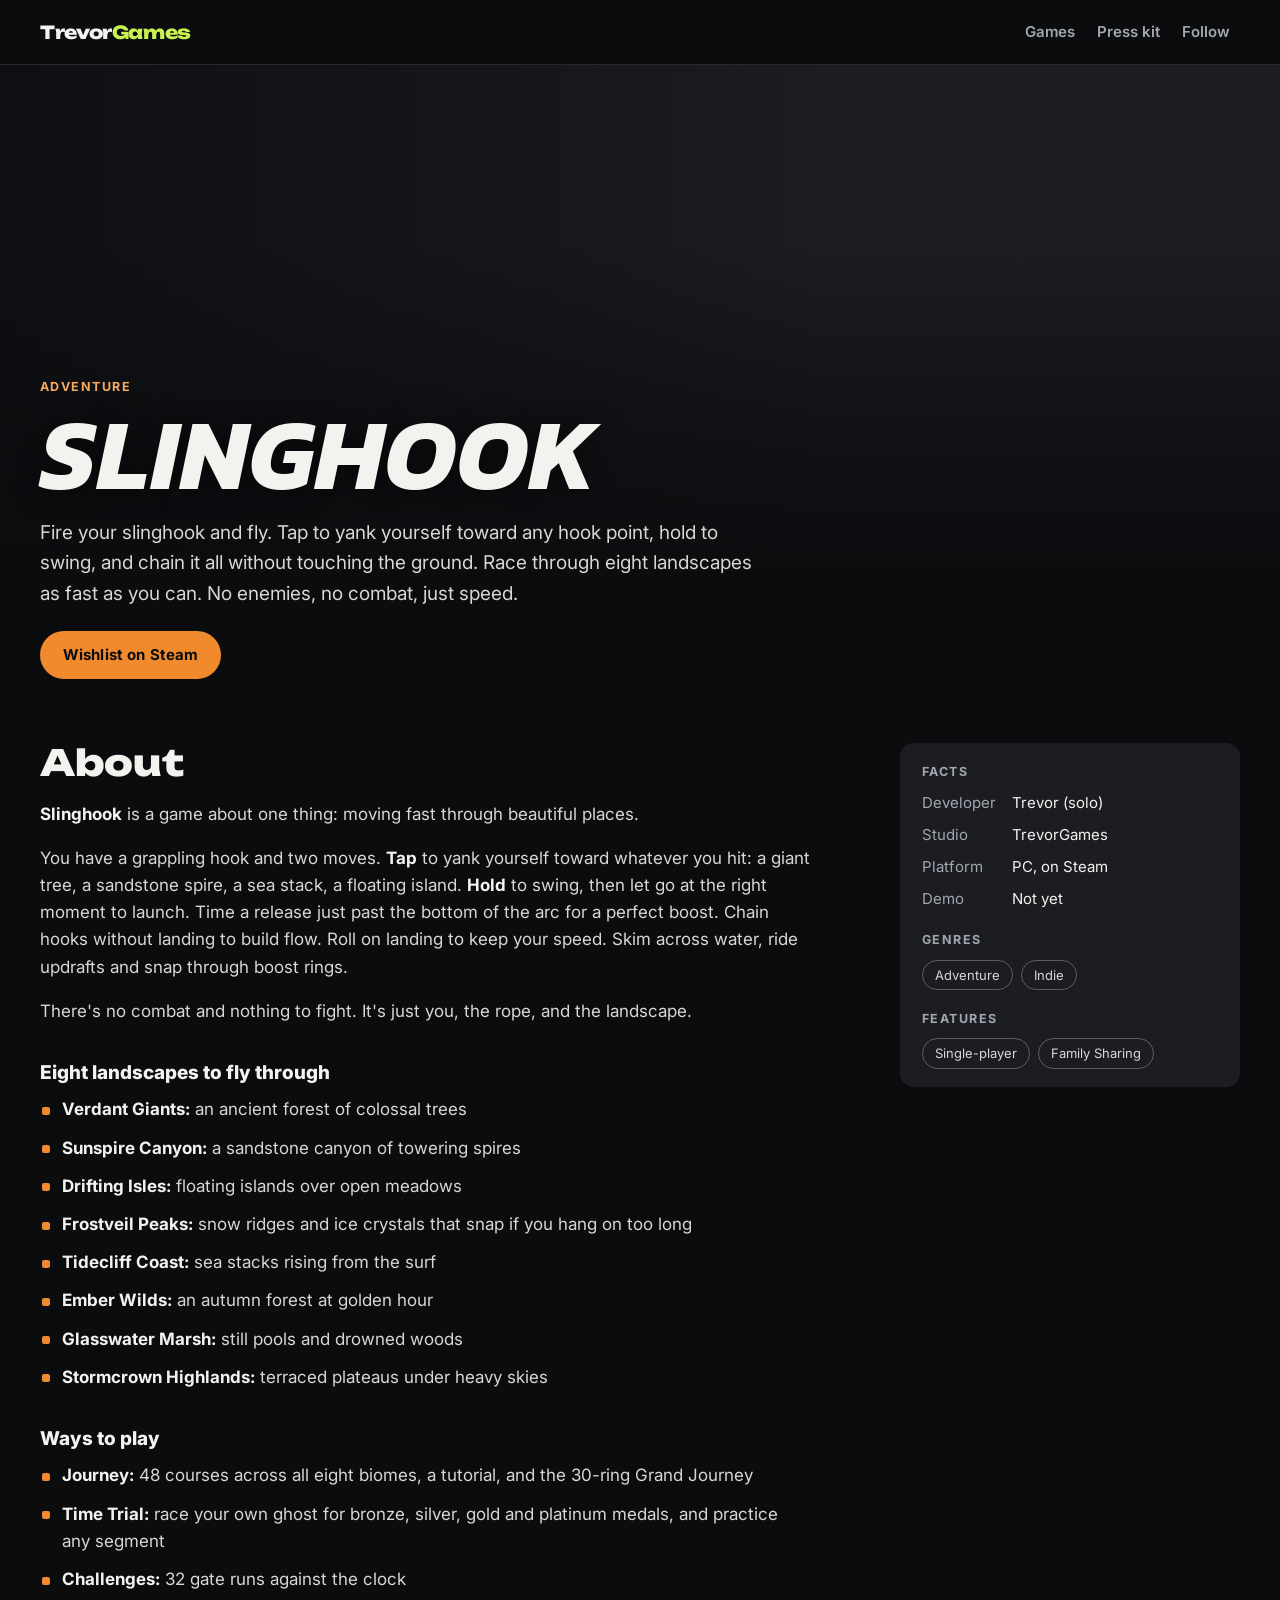
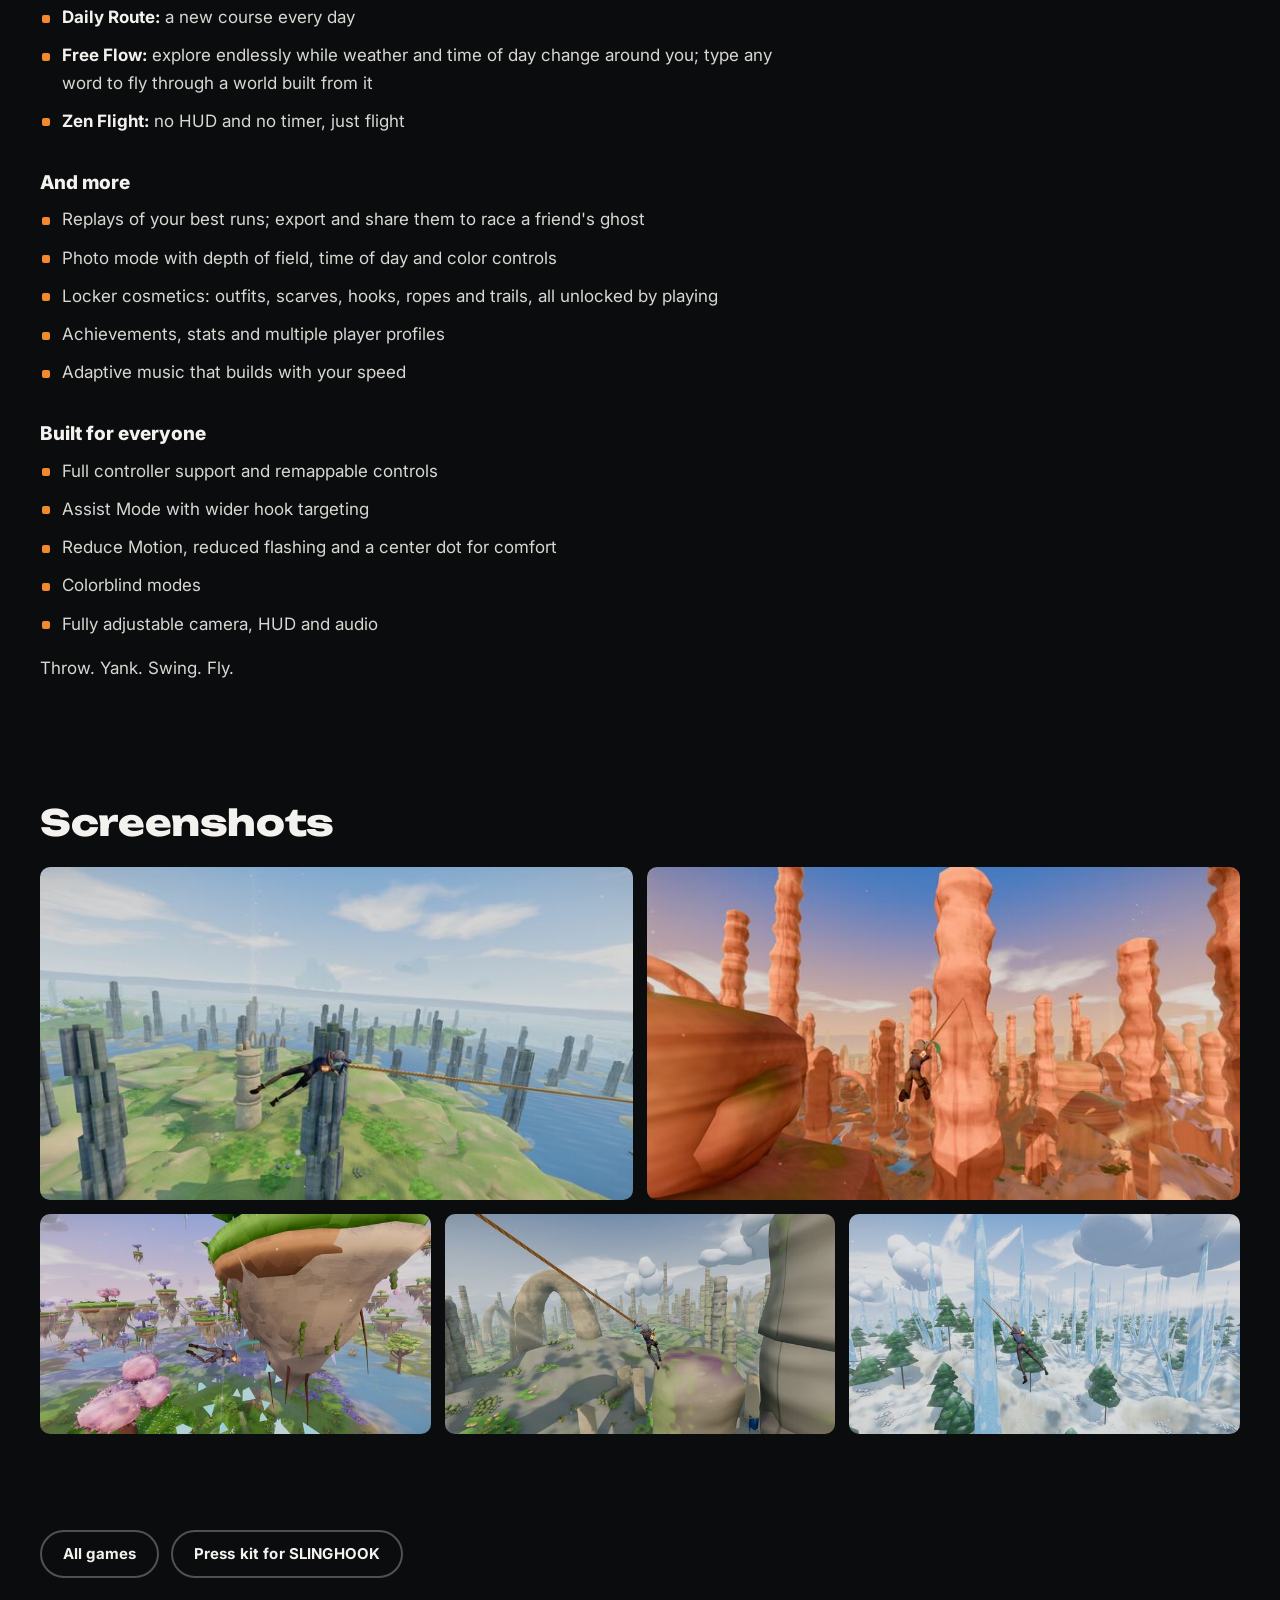
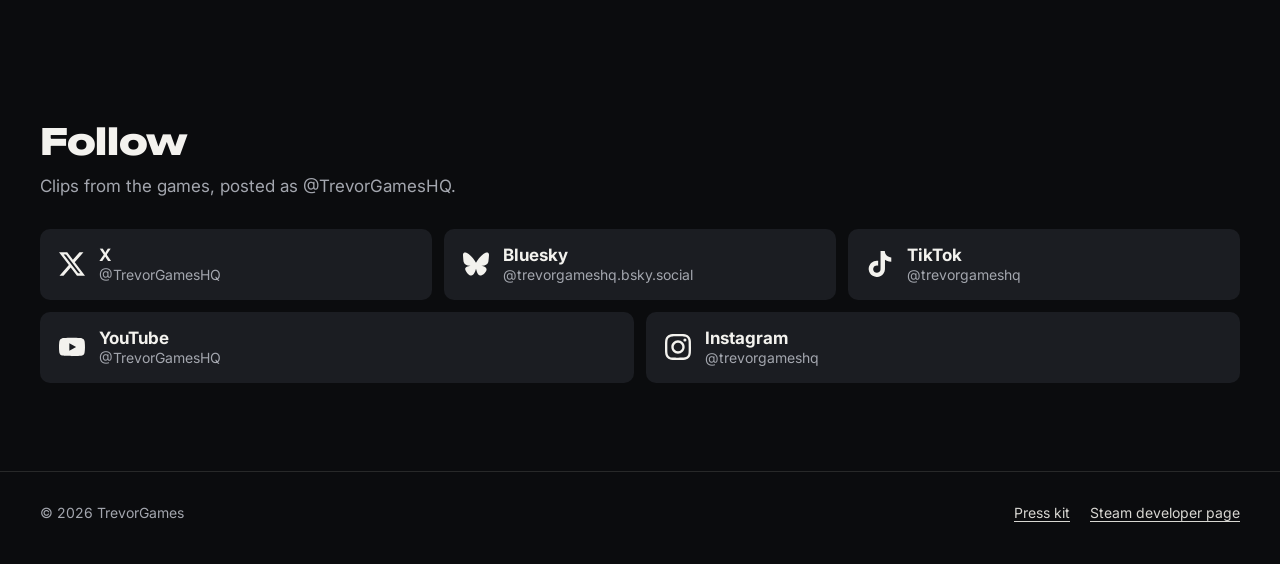
<file: games/slinghook/index.html>
<!doctype html>
<html lang="en">
<head>
<meta charset="utf-8">
<meta name="viewport" content="width=device-width, initial-scale=1">
<title>SLINGHOOK · Wishlist on Steam · TrevorGames</title>
<meta name="description" content="SLINGHOOK is a grappling-hook game about speed: yank, swing and chain hooks through eight landscapes without touching the ground. Wishlist on Steam.">
<link rel="canonical" href="https://trevorgameshq.com/games/slinghook/">
<meta name="theme-color" content="#0B0C0E">
<meta name="color-scheme" content="dark">
<meta property="og:type" content="website">
<meta property="og:site_name" content="TrevorGames">
<meta property="og:title" content="SLINGHOOK: wishlist on Steam">
<meta property="og:description" content="SLINGHOOK is a grappling-hook game about speed: yank, swing and chain hooks through eight landscapes without touching the ground. Wishlist on Steam.">
<meta property="og:url" content="https://trevorgameshq.com/games/slinghook/">
<meta property="og:image" content="https://trevorgameshq.com/assets/img/og/slinghook.jpg">
<meta property="og:image:width" content="1200">
<meta property="og:image:height" content="630">
<meta property="og:image:alt" content="SLINGHOOK: a figure swings on a rope across a starry night sky above stone spires">
<meta property="og:locale" content="en_US">
<meta name="twitter:card" content="summary_large_image">
<meta name="twitter:site" content="@TrevorGamesHQ">
<meta name="twitter:title" content="SLINGHOOK: wishlist on Steam">
<meta name="twitter:description" content="SLINGHOOK is a grappling-hook game about speed: yank, swing and chain hooks through eight landscapes without touching the ground. Wishlist on Steam.">
<meta name="twitter:image" content="https://trevorgameshq.com/assets/img/og/slinghook.jpg">
<meta name="twitter:image:alt" content="SLINGHOOK: a figure swings on a rope across a starry night sky above stone spires">
<link rel="icon" href="../../favicon.ico" sizes="16x16 32x32 48x48">
<link rel="icon" href="../../assets/icons/favicon-32.png" sizes="32x32" type="image/png">
<link rel="apple-touch-icon" href="../../assets/icons/apple-touch-icon.png">
<link rel="preload" href="../../assets/fonts/unbounded-latin.woff2" as="font" type="font/woff2" crossorigin>
<link rel="preload" href="../../assets/fonts/inter-latin.woff2" as="font" type="font/woff2" crossorigin>
<link rel="preload" href="../../assets/fonts/kanit-700italic-latin.woff2" as="font" type="font/woff2" crossorigin>
<link rel="stylesheet" href="../../assets/css/site.css">
<script src="../../assets/js/site.js" defer></script>
<script type="application/ld+json">
{
  "@context": "https://schema.org",
  "@type": "VideoGame",
  "name": "SLINGHOOK",
  "url": "https://trevorgameshq.com/games/slinghook/",
  "description": "Fire your slinghook and fly. Tap to yank yourself toward any hook point, hold to swing, and chain it all without touching the ground. Race through eight photoreal landscapes as fast as you can. No enemies, no combat, just speed.",
  "genre": [
    "Adventure",
    "Indie"
  ],
  "gamePlatform": "PC",
  "applicationCategory": "Game",
  "image": "https://trevorgameshq.com/assets/img/slinghook/keyart-1920.jpg",
  "author": {
    "@type": "Organization",
    "name": "TrevorGames",
    "url": "https://trevorgameshq.com/"
  },
  "publisher": {
    "@type": "Organization",
    "name": "TrevorGames",
    "url": "https://trevorgameshq.com/"
  },
  "sameAs": [
    "https://store.steampowered.com/app/5377860/SLINGHOOK/"
  ]
}
</script>
</head>
<body class="page-game t-slinghook">
<a class="skip-link" href="#main">Skip to content</a>
<header class="site-header">
  <div class="wrap">
    <a class="wordmark" href="../../" aria-label="TrevorGames home">Trevor<span class="g">Games</span></a>
    <nav class="nav" aria-label="Main">
      <a href="../../#games">Games</a>
      <a href="../../press/">Press<span class="nav-long">&nbsp;kit</span></a>
      <a href="#follow">Follow</a>
    </nav>
  </div>
</header>
<main id="main">
  <section class="g-hero" aria-labelledby="game-title">
    <picture class="g-hero-art" style="--fx:80%">
      <source media="(max-width: 719px)" srcset="../../assets/img/slinghook/keyart-m-960.jpg" width="960" height="720">
      <img src="../../assets/img/slinghook/keyart-1920.jpg" srcset="../../assets/img/slinghook/keyart-960.jpg 960w, ../../assets/img/slinghook/keyart-1920.jpg 1920w, ../../assets/img/slinghook/keyart-2880.jpg 2880w" sizes="(min-width: 1858px) 100vw, (min-width: 1500px) 1858px, (min-width: 850px) 124vw, 1053px" width="1920" height="620" alt="SLINGHOOK key art: a figure swings on a rope across a starry night sky above stone spires" fetchpriority="high" decoding="async">
    </picture>
    <div class="wrap g-hero-body">
      <p class="eyebrow">Adventure</p>
      <h1 id="game-title" class="g-title">SLINGHOOK</h1>
      <p class="g-pitch">Fire your slinghook and fly. Tap to yank yourself toward any hook point, hold to swing, and chain it all without touching the ground. Race through eight landscapes as fast as you can. No enemies, no combat, just speed.</p>
      <div class="actions">
        <a class="btn btn-primary" href="https://store.steampowered.com/app/5377860/SLINGHOOK/?utm_source=website&amp;utm_medium=web&amp;utm_campaign=game&amp;utm_content=slinghook">Wishlist on Steam</a>
      </div>
    </div>
  </section>

  <div class="wrap g-main">
    <div class="g-col">
      <section class="prose" aria-labelledby="about-title">
        <h2 id="about-title" class="section-title">About</h2>
        <p><strong>Slinghook</strong> is a game about one thing: moving fast through beautiful places.</p>
        <p>You have a grappling hook and two moves. <strong>Tap</strong> to yank yourself toward whatever you hit: a giant tree, a sandstone spire, a sea stack, a floating island. <strong>Hold</strong> to swing, then let go at the right moment to launch. Time a release just past the bottom of the arc for a perfect boost. Chain hooks without landing to build flow. Roll on landing to keep your speed. Skim across water, ride updrafts and snap through boost rings.</p>
        <p>There's no combat and nothing to fight. It's just you, the rope, and the landscape.</p>
        <h3>Eight landscapes to fly through</h3>
        <ul>
        <li><strong>Verdant Giants:</strong> an ancient forest of colossal trees</li>
        <li><strong>Sunspire Canyon:</strong> a sandstone canyon of towering spires</li>
        <li><strong>Drifting Isles:</strong> floating islands over open meadows</li>
        <li><strong>Frostveil Peaks:</strong> snow ridges and ice crystals that snap if you hang on too long</li>
        <li><strong>Tidecliff Coast:</strong> sea stacks rising from the surf</li>
        <li><strong>Ember Wilds:</strong> an autumn forest at golden hour</li>
        <li><strong>Glasswater Marsh:</strong> still pools and drowned woods</li>
        <li><strong>Stormcrown Highlands:</strong> terraced plateaus under heavy skies</li>
        </ul>
        <h3>Ways to play</h3>
        <ul>
        <li><strong>Journey:</strong> 48 courses across all eight biomes, a tutorial, and the 30-ring Grand Journey</li>
        <li><strong>Time Trial:</strong> race your own ghost for bronze, silver, gold and platinum medals, and practice any segment</li>
        <li><strong>Challenges:</strong> 32 gate runs against the clock</li>
        <li><strong>Daily Route:</strong> a new course every day</li>
        <li><strong>Free Flow:</strong> explore endlessly while weather and time of day change around you; type any word to fly through a world built from it</li>
        <li><strong>Zen Flight:</strong> no HUD and no timer, just flight</li>
        </ul>
        <h3>And more</h3>
        <ul>
        <li>Replays of your best runs; export and share them to race a friend's ghost</li>
        <li>Photo mode with depth of field, time of day and color controls</li>
        <li>Locker cosmetics: outfits, scarves, hooks, ropes and trails, all unlocked by playing</li>
        <li>Achievements, stats and multiple player profiles</li>
        <li>Adaptive music that builds with your speed</li>
        </ul>
        <h3>Built for everyone</h3>
        <ul>
        <li>Full controller support and remappable controls</li>
        <li>Assist Mode with wider hook targeting</li>
        <li>Reduce Motion, reduced flashing and a center dot for comfort</li>
        <li>Colorblind modes</li>
        <li>Fully adjustable camera, HUD and audio</li>
        </ul>
        <p>Throw. Yank. Swing. Fly.</p>
      </section>
    </div>
    <aside class="g-side" aria-label="SLINGHOOK facts">
      <div class="side-block">
        <h2 class="side-title">Facts</h2>
        <dl class="facts">
          <dt>Developer</dt><dd>Trevor (solo)</dd>
          <dt>Studio</dt><dd>TrevorGames</dd>
          <dt>Platform</dt><dd>PC, on Steam</dd>
          <dt>Demo</dt><dd>Not yet</dd>
        </dl>
        <h2 class="side-title">Genres</h2>
        <ul class="tags">
            <li>Adventure</li>
            <li>Indie</li>
        </ul>
        <h2 class="side-title">Features</h2>
        <ul class="tags">
            <li>Single-player</li>
            <li>Family Sharing</li>
        </ul>
      </div>
    </aside>
  </div>

  <section class="section wrap" aria-labelledby="shots-title">
    <h2 id="shots-title" class="section-title">Screenshots</h2>
    <ul class="gallery" data-lightbox style="--shot-ar:16 / 9">
        <li class="m-wide" style="--span:6"><a class="shot" href="../../assets/img/slinghook/shots/01-1600.jpg"><img src="../../assets/img/slinghook/shots/01-640.jpg" srcset="../../assets/img/slinghook/shots/01-640.jpg 640w, ../../assets/img/slinghook/shots/01-1600.jpg 1600w" sizes="(min-width: 1280px) 600px, (min-width: 1024px) 50vw, 50vw" width="640" height="360" alt="Swinging on a rope over stone pillars that rise from green islands and water" loading="lazy" decoding="async"></a></li>
        <li style="--span:6"><a class="shot" href="../../assets/img/slinghook/shots/02-1600.jpg"><img src="../../assets/img/slinghook/shots/02-640.jpg" srcset="../../assets/img/slinghook/shots/02-640.jpg 640w, ../../assets/img/slinghook/shots/02-1600.jpg 1600w" sizes="(min-width: 1280px) 600px, (min-width: 1024px) 50vw, 50vw" width="640" height="360" alt="Hanging from a rope among tall red sandstone spires" loading="lazy" decoding="async"></a></li>
        <li style="--span:4"><a class="shot" href="../../assets/img/slinghook/shots/03-1600.jpg"><img src="../../assets/img/slinghook/shots/03-640.jpg" srcset="../../assets/img/slinghook/shots/03-640.jpg 640w, ../../assets/img/slinghook/shots/03-1600.jpg 1600w" sizes="(min-width: 1280px) 400px, (min-width: 1024px) 33vw, 50vw" width="640" height="360" alt="Flying past a floating island above pink blossom trees" loading="lazy" decoding="async"></a></li>
        <li style="--span:4"><a class="shot" href="../../assets/img/slinghook/shots/04-1600.jpg"><img src="../../assets/img/slinghook/shots/04-640.jpg" srcset="../../assets/img/slinghook/shots/04-640.jpg 640w, ../../assets/img/slinghook/shots/04-1600.jpg 1600w" sizes="(min-width: 1280px) 400px, (min-width: 1024px) 33vw, 50vw" width="640" height="360" alt="Swinging below a stone arch among ruined columns" loading="lazy" decoding="async"></a></li>
        <li style="--span:4"><a class="shot" href="../../assets/img/slinghook/shots/05-1600.jpg"><img src="../../assets/img/slinghook/shots/05-640.jpg" srcset="../../assets/img/slinghook/shots/05-640.jpg 640w, ../../assets/img/slinghook/shots/05-1600.jpg 1600w" sizes="(min-width: 1280px) 400px, (min-width: 1024px) 33vw, 50vw" width="640" height="360" alt="Swinging between ice crystals and pine trees in the snow" loading="lazy" decoding="async"></a></li>
    </ul>
  </section>


  <nav class="wrap page-links" aria-label="More">
    <a class="btn btn-ghost" href="../../#games">All games</a>
    <a class="btn btn-ghost" href="../../press/#slinghook">Press kit for SLINGHOOK</a>
  </nav>

<section id="follow" class="section follow" aria-labelledby="follow-title">
  <div class="wrap">
    <h2 id="follow-title" class="section-title">Follow</h2>
    <p class="section-lede">Clips from the games, posted as @TrevorGamesHQ.</p>
    <ul class="follow-list">
      <li><a href="https://x.com/TrevorGamesHQ" rel="me"><svg viewBox="0 0 24 24" aria-hidden="true" focusable="false"><path fill="currentColor" d="M18.901 1.153h3.68l-8.04 9.19L24 22.846h-7.406l-5.8-7.584-6.638 7.584H.474l8.6-9.83L0 1.154h7.594l5.243 6.932ZM17.61 20.644h2.039L6.486 3.24H4.298Z"/></svg><span><span class="name">X</span><span class="handle">@TrevorGamesHQ</span></span></a></li>
      <li><a href="https://bsky.app/profile/trevorgameshq.bsky.social" rel="me"><svg viewBox="0 0 24 24" aria-hidden="true" focusable="false"><path fill="currentColor" d="M12 10.8c-1.087-2.114-4.046-6.053-6.798-7.995C2.566.944 1.561 1.266.902 1.565.139 1.908 0 3.08 0 3.768c0 .69.378 5.65.624 6.479.815 2.736 3.713 3.66 6.383 3.364.136-.02.275-.039.415-.056-.138.022-.276.04-.415.056-3.912.58-7.387 2.005-2.83 7.078 5.013 5.19 6.87-1.113 7.823-4.308.953 3.195 2.05 9.271 7.733 4.308 4.267-4.308 1.172-6.498-2.74-7.078a8.741 8.741 0 0 1-.415-.056c.14.017.279.036.415.056 2.67.297 5.568-.628 6.383-3.364.246-.828.624-5.79.624-6.478 0-.69-.139-1.861-.902-2.206-.659-.298-1.664-.62-4.3 1.24C16.046 4.748 13.087 8.687 12 10.8Z"/></svg><span><span class="name">Bluesky</span><span class="handle">@trevorgameshq.bsky.social</span></span></a></li>
      <li><a href="https://www.tiktok.com/@trevorgameshq" rel="me"><svg viewBox="0 0 24 24" aria-hidden="true" focusable="false"><path fill="currentColor" d="M12.525.02c1.31-.02 2.61-.01 3.91-.02.08 1.53.63 3.09 1.75 4.17 1.12 1.11 2.7 1.62 4.24 1.79v4.03c-1.44-.05-2.89-.35-4.2-.97-.57-.26-1.1-.59-1.62-.93-.01 2.92.01 5.84-.02 8.75-.08 1.4-.54 2.79-1.35 3.94-1.31 1.92-3.58 3.17-5.91 3.21-1.43.08-2.86-.31-4.08-1.03-2.02-1.19-3.44-3.37-3.65-5.71-.02-.5-.03-1-.01-1.49.18-1.9 1.12-3.72 2.58-4.96 1.66-1.44 3.98-2.13 6.15-1.72.02 1.48-.04 2.96-.04 4.44-.99-.32-2.15-.23-3.02.37-.63.41-1.11 1.04-1.36 1.75-.21.51-.15 1.07-.14 1.61.24 1.64 1.82 3.02 3.5 2.87 1.12-.01 2.19-.66 2.77-1.61.19-.33.4-.67.41-1.06.1-1.79.06-3.57.07-5.36.01-4.03-.01-8.05.02-12.07z"/></svg><span><span class="name">TikTok</span><span class="handle">@trevorgameshq</span></span></a></li>
      <li><a href="https://www.youtube.com/@TrevorGamesHQ" rel="me"><svg viewBox="0 0 24 24" aria-hidden="true" focusable="false"><path fill="currentColor" d="M23.498 6.186a3.016 3.016 0 0 0-2.122-2.136C19.505 3.545 12 3.545 12 3.545s-7.505 0-9.377.505A3.017 3.017 0 0 0 .502 6.186C0 8.07 0 12 0 12s0 3.93.502 5.814a3.016 3.016 0 0 0 2.122 2.136c1.871.505 9.376.505 9.376.505s7.505 0 9.377-.505a3.015 3.015 0 0 0 2.122-2.136C24 15.93 24 12 24 12s0-3.93-.502-5.814zM9.545 15.568V8.432L15.818 12l-6.273 3.568z"/></svg><span><span class="name">YouTube</span><span class="handle">@TrevorGamesHQ</span></span></a></li>
      <li><a href="https://www.instagram.com/trevorgameshq/" rel="me"><svg viewBox="0 0 24 24" aria-hidden="true" focusable="false"><path fill="currentColor" d="M7.0301.084c-1.2768.0602-2.1487.264-2.911.5634-.7888.3075-1.4575.72-2.1228 1.3877-.6652.6677-1.075 1.3368-1.3802 2.127-.2954.7638-.4956 1.6365-.552 2.914-.0564 1.2775-.0689 1.6882-.0626 4.947.0062 3.2586.0206 3.6671.0825 4.9473.061 1.2765.264 2.1482.5635 2.9107.308.7889.72 1.4573 1.388 2.1228.6679.6655 1.3365 1.0743 2.1285 1.38.7632.295 1.6361.4961 2.9134.552 1.2773.056 1.6884.069 4.9462.0627 3.2578-.0062 3.668-.0207 4.9478-.0814 1.28-.0607 2.147-.2652 2.9098-.5633.7889-.3086 1.4578-.72 2.1228-1.3881.665-.6682 1.0745-1.3378 1.3795-2.1284.2957-.7632.4966-1.636.552-2.9124.056-1.2809.0692-1.6898.063-4.948-.0063-3.2583-.021-3.6668-.0817-4.9465-.0607-1.2797-.264-2.1487-.5633-2.9117-.3084-.7889-.72-1.4568-1.3876-2.1228C21.2982 1.33 20.628.9208 19.8378.6165 19.074.321 18.2017.1197 16.9244.0645 15.6471.0093 15.236-.005 11.977.0014 8.718.0076 8.31.0215 7.0301.0839m.1402 21.6932c-1.17-.0509-1.8053-.2453-2.2287-.408-.5606-.216-.96-.4771-1.3819-.895-.422-.4178-.6811-.8186-.9-1.378-.1644-.4234-.3624-1.058-.4171-2.228-.0595-1.2645-.072-1.6442-.079-4.848-.007-3.2037.0053-3.583.0607-4.848.05-1.169.2456-1.805.408-2.2282.216-.5613.4762-.96.895-1.3816.4188-.4217.8184-.6814 1.3783-.9003.423-.1651 1.0575-.3614 2.227-.4171 1.2655-.06 1.6447-.072 4.848-.079 3.2033-.007 3.5835.005 4.8495.0608 1.169.0508 1.8053.2445 2.228.408.5608.216.96.4754 1.3816.895.4217.4194.6816.8176.9005 1.3787.1653.4217.3617 1.056.4169 2.2263.0602 1.2655.0739 1.645.0796 4.848.0058 3.203-.0055 3.5834-.061 4.848-.051 1.17-.245 1.8055-.408 2.2294-.216.5604-.4763.96-.8954 1.3814-.419.4215-.8181.6811-1.3783.9-.4224.1649-1.0577.3617-2.2262.4174-1.2656.0595-1.6448.072-4.8493.079-3.2045.007-3.5825-.006-4.848-.0608M16.953 5.5864A1.44 1.44 0 1 0 18.39 4.144a1.44 1.44 0 0 0-1.437 1.4424M5.8385 12.012c.0067 3.4032 2.7706 6.1557 6.173 6.1493 3.4026-.0065 6.157-2.7701 6.1506-6.1733-.0065-3.4032-2.771-6.1565-6.174-6.1498-3.403.0067-6.156 2.771-6.1496 6.1738M8 12.0077a4 4 0 1 1 4.008 3.9921A3.9996 3.9996 0 0 1 8 12.0077"/></svg><span><span class="name">Instagram</span><span class="handle">@trevorgameshq</span></span></a></li>
    </ul>
  </div>
</section>
</main>
<footer class="site-footer">
  <div class="wrap">
    <p>&copy; 2026 TrevorGames</p>
    <nav aria-label="Footer">
      <a href="../../press/">Press kit</a>
      <a href="https://store.steampowered.com/search/?developer=Trevor&amp;utm_source=website&amp;utm_medium=web&amp;utm_campaign=game&amp;utm_content=trevorgames">Steam developer page</a>
    </nav>
  </div>
</footer>
</body>
</html>
</file>
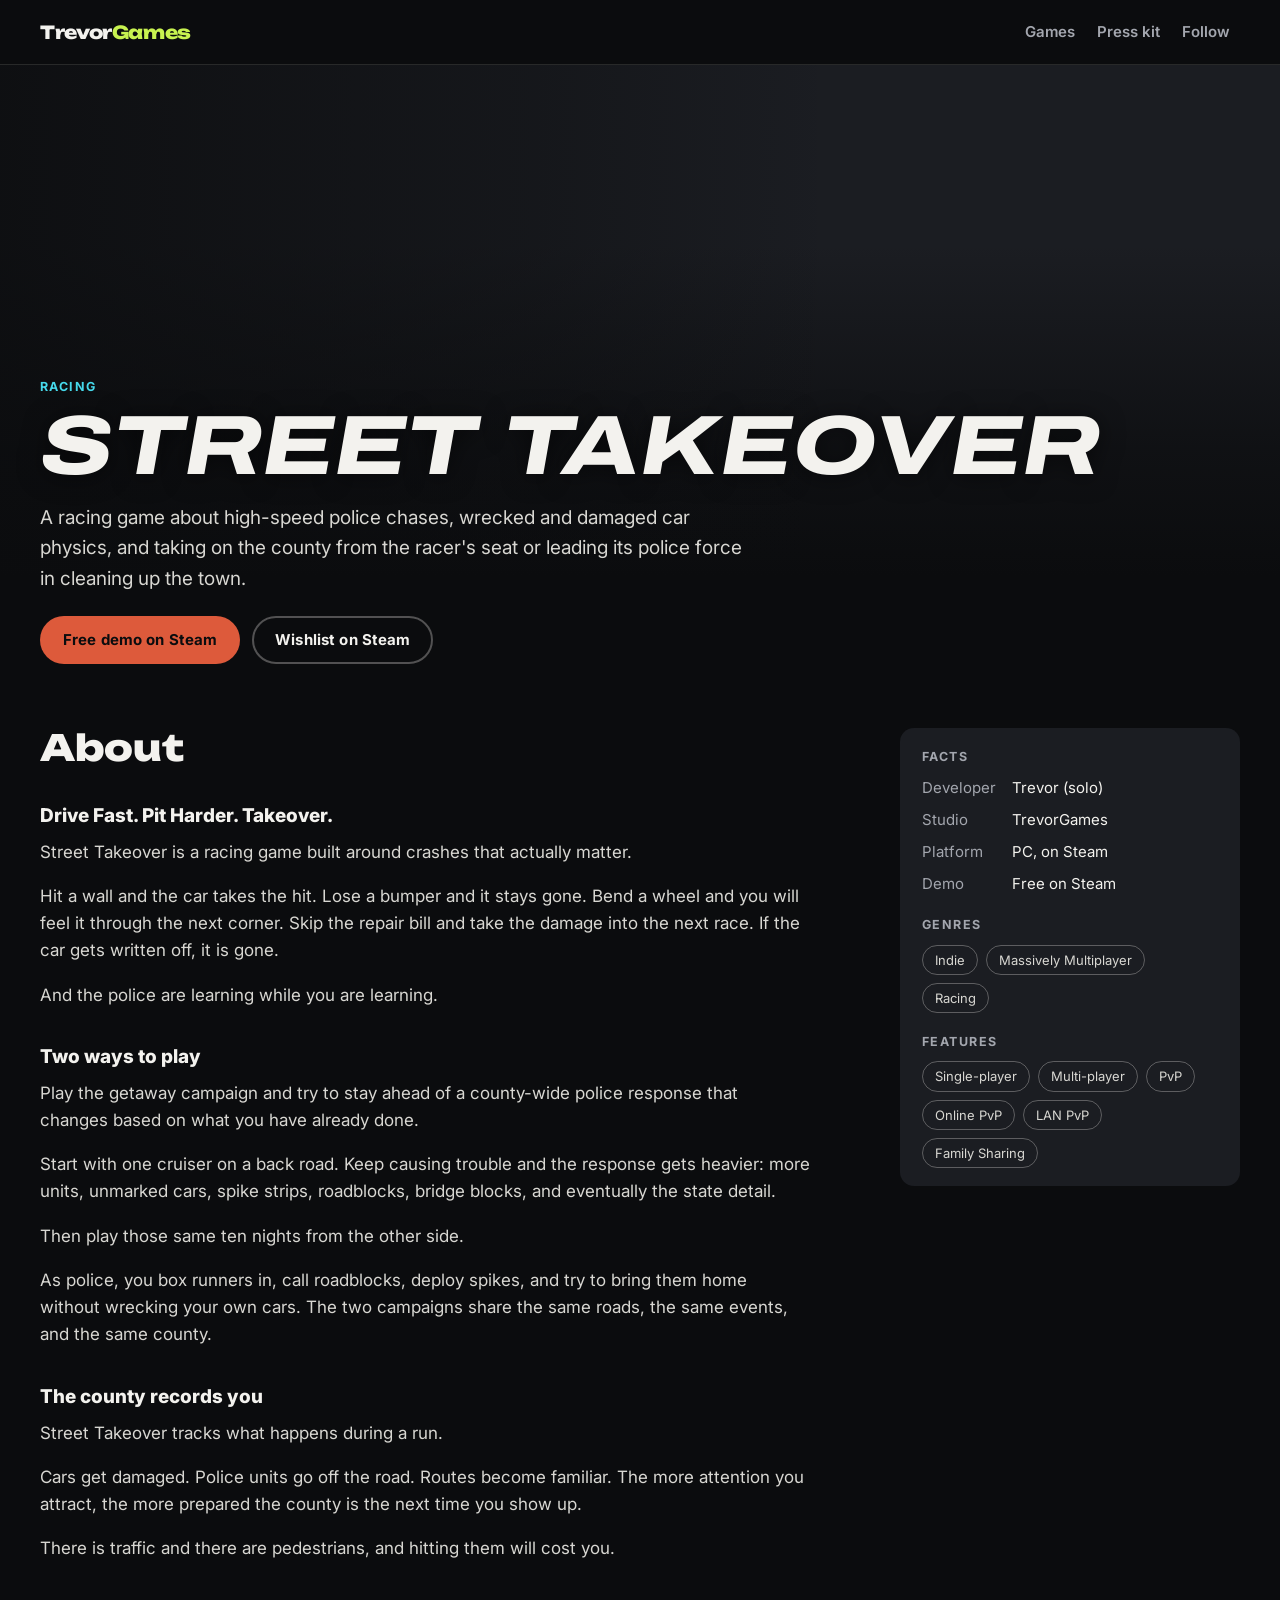
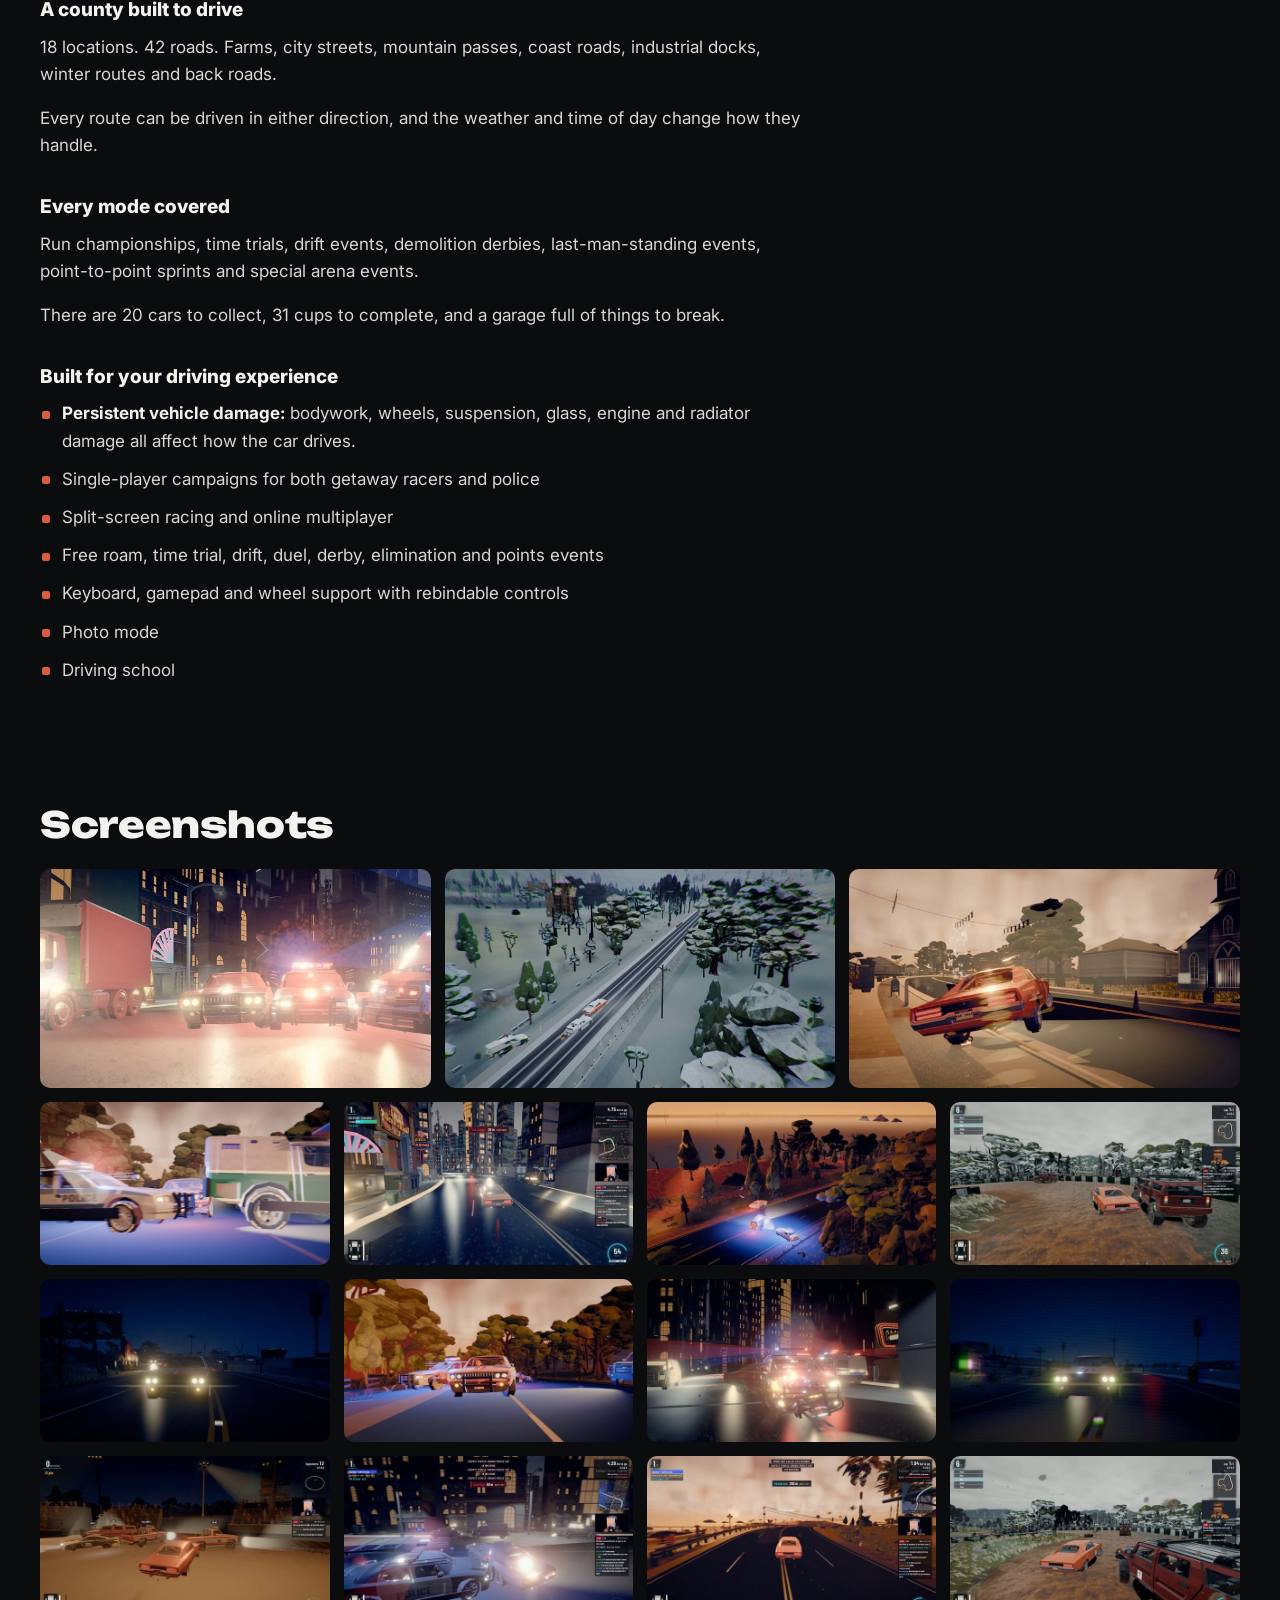
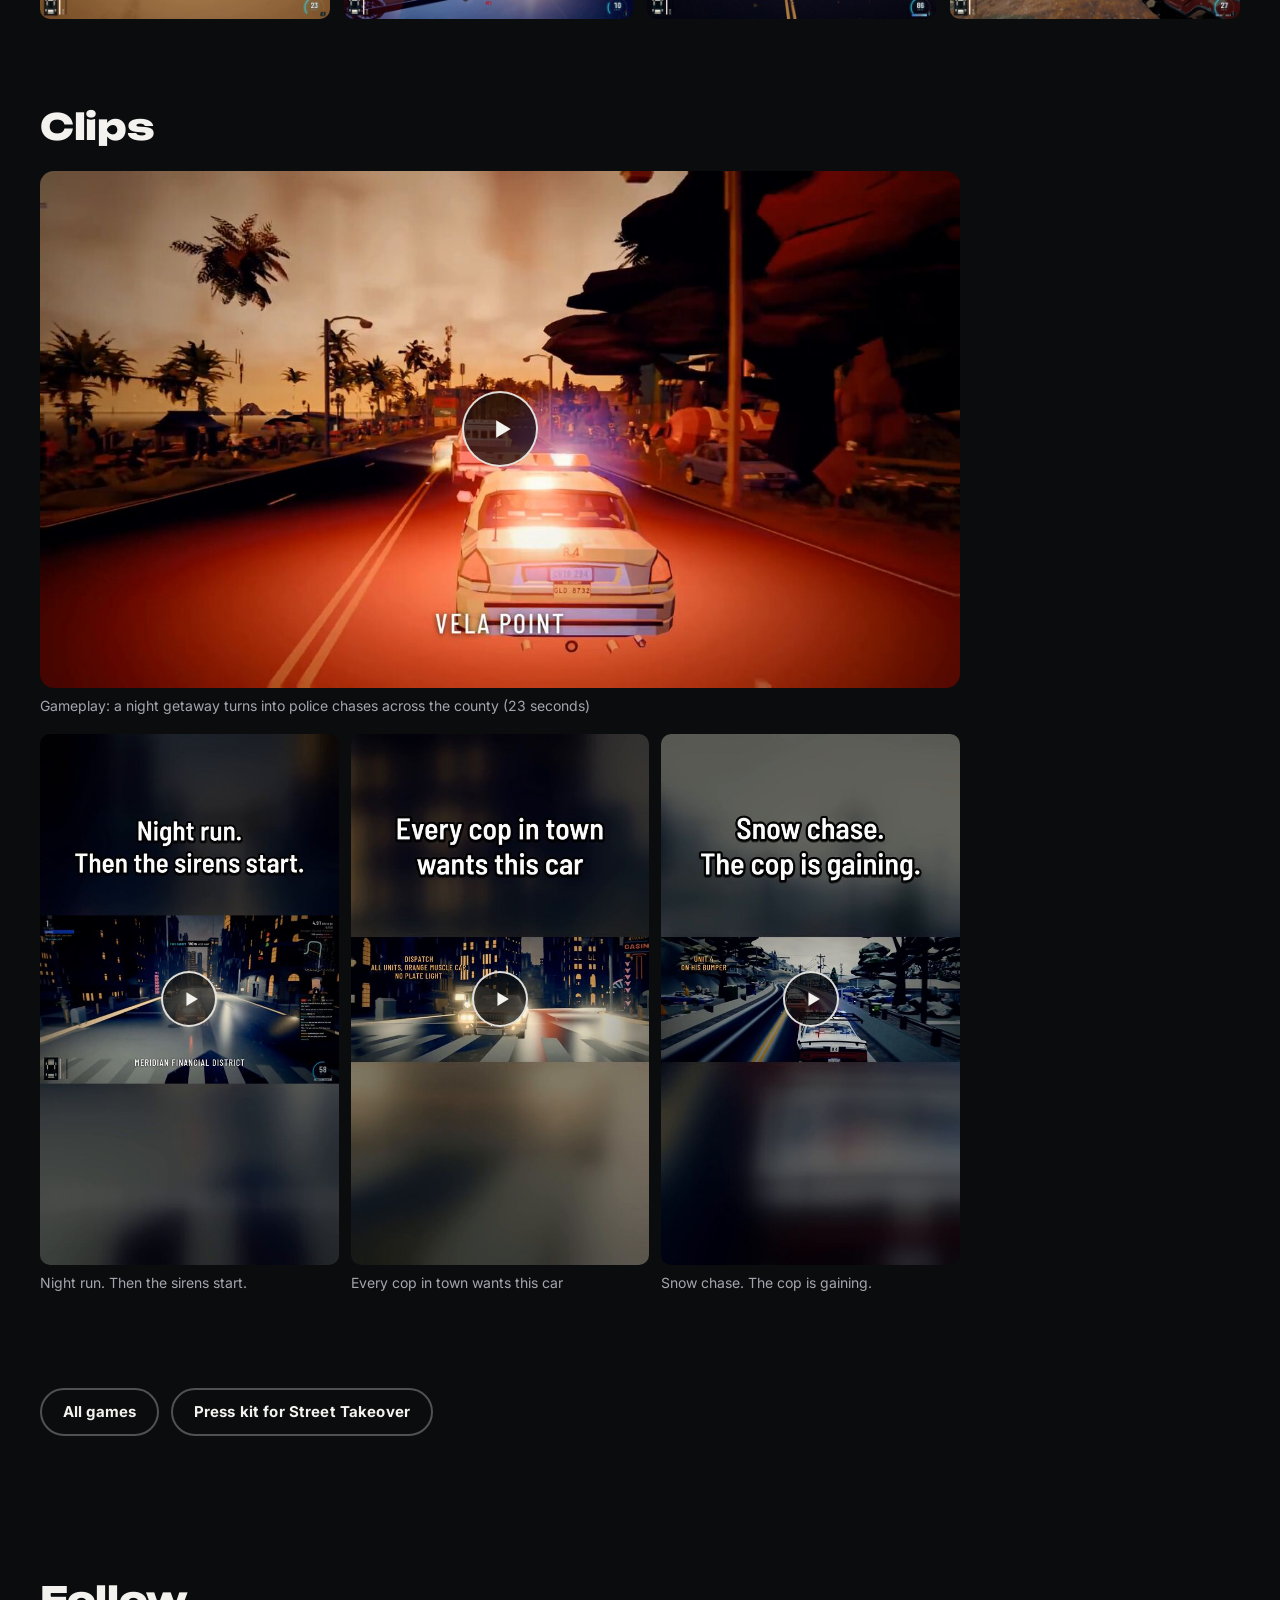
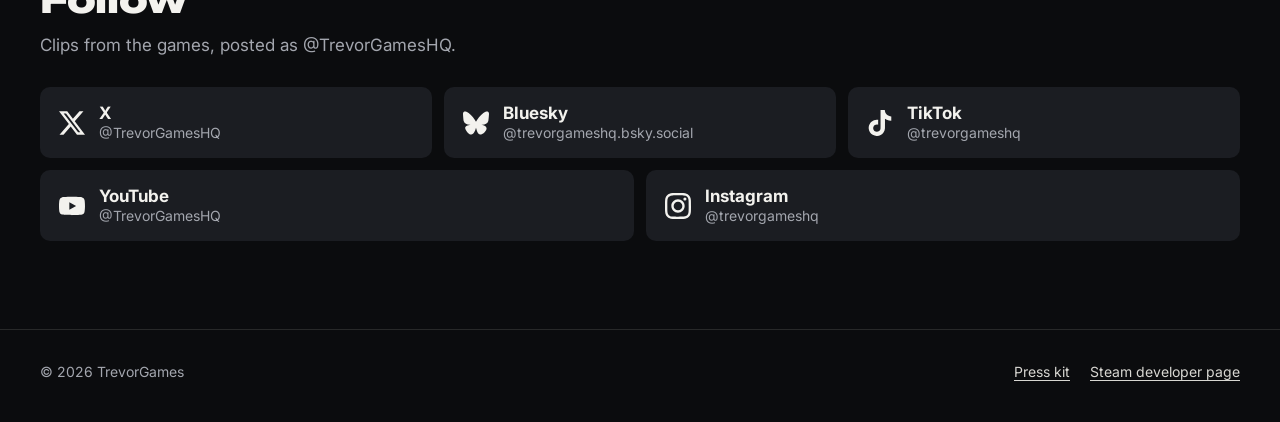
<file: games/street-takeover/index.html>
<!doctype html>
<html lang="en">
<head>
<meta charset="utf-8">
<meta name="viewport" content="width=device-width, initial-scale=1">
<title>Street Takeover · Free demo on Steam · TrevorGames</title>
<meta name="description" content="Street Takeover is a racing game about police chases and damage that stays. Run from the county police, then play the same ten nights as them. Free demo on Steam.">
<link rel="canonical" href="https://trevorgameshq.com/games/street-takeover/">
<meta name="theme-color" content="#0B0C0E">
<meta name="color-scheme" content="dark">
<meta property="og:type" content="website">
<meta property="og:site_name" content="TrevorGames">
<meta property="og:title" content="Street Takeover: free demo on Steam">
<meta property="og:description" content="Street Takeover is a racing game about police chases and damage that stays. Run from the county police, then play the same ten nights as them. Free demo on Steam.">
<meta property="og:url" content="https://trevorgameshq.com/games/street-takeover/">
<meta property="og:image" content="https://trevorgameshq.com/assets/img/og/street-takeover.jpg">
<meta property="og:image:width" content="1200">
<meta property="og:image:height" content="630">
<meta property="og:image:alt" content="Street Takeover: an orange muscle car with police cruisers behind it on a wet city street at night">
<meta property="og:locale" content="en_US">
<meta name="twitter:card" content="summary_large_image">
<meta name="twitter:site" content="@TrevorGamesHQ">
<meta name="twitter:title" content="Street Takeover: free demo on Steam">
<meta name="twitter:description" content="Street Takeover is a racing game about police chases and damage that stays. Run from the county police, then play the same ten nights as them. Free demo on Steam.">
<meta name="twitter:image" content="https://trevorgameshq.com/assets/img/og/street-takeover.jpg">
<meta name="twitter:image:alt" content="Street Takeover: an orange muscle car with police cruisers behind it on a wet city street at night">
<link rel="icon" href="../../favicon.ico" sizes="16x16 32x32 48x48">
<link rel="icon" href="../../assets/icons/favicon-32.png" sizes="32x32" type="image/png">
<link rel="apple-touch-icon" href="../../assets/icons/apple-touch-icon.png">
<link rel="preload" href="../../assets/fonts/unbounded-latin.woff2" as="font" type="font/woff2" crossorigin>
<link rel="preload" href="../../assets/fonts/inter-latin.woff2" as="font" type="font/woff2" crossorigin>
<link rel="preload" href="../../assets/fonts/archivo-expanded-800italic-latin.woff2" as="font" type="font/woff2" crossorigin>
<link rel="stylesheet" href="../../assets/css/site.css">
<script src="../../assets/js/site.js" defer></script>
<script type="application/ld+json">
{
  "@context": "https://schema.org",
  "@type": "VideoGame",
  "name": "Street Takeover",
  "url": "https://trevorgameshq.com/games/street-takeover/",
  "description": "Drive Fast. Pit Harder. Takeover. Street Takeover is a racing game about high-speed police chases, wrecked and damaged car physics, and taking on the county from the racer's seat or leading its police force in cleaning up the town.",
  "genre": [
    "Indie",
    "Massively Multiplayer",
    "Racing"
  ],
  "gamePlatform": "PC",
  "applicationCategory": "Game",
  "image": "https://trevorgameshq.com/assets/img/street-takeover/keyart-1920.jpg",
  "author": {
    "@type": "Organization",
    "name": "TrevorGames",
    "url": "https://trevorgameshq.com/"
  },
  "publisher": {
    "@type": "Organization",
    "name": "TrevorGames",
    "url": "https://trevorgameshq.com/"
  },
  "sameAs": [
    "https://store.steampowered.com/app/5311310/Street_Takeover/"
  ]
}
</script>
</head>
<body class="page-game t-street-takeover">
<a class="skip-link" href="#main">Skip to content</a>
<header class="site-header">
  <div class="wrap">
    <a class="wordmark" href="../../" aria-label="TrevorGames home">Trevor<span class="g">Games</span></a>
    <nav class="nav" aria-label="Main">
      <a href="../../#games">Games</a>
      <a href="../../press/">Press<span class="nav-long">&nbsp;kit</span></a>
      <a href="#follow">Follow</a>
    </nav>
  </div>
</header>
<main id="main">
  <section class="g-hero" aria-labelledby="game-title">
    <picture class="g-hero-art" style="--fx:40%">
      <source media="(max-width: 719px)" srcset="../../assets/img/street-takeover/keyart-m-960.jpg" width="960" height="720">
      <img src="../../assets/img/street-takeover/keyart-1920.jpg" srcset="../../assets/img/street-takeover/keyart-960.jpg 960w, ../../assets/img/street-takeover/keyart-1920.jpg 1920w, ../../assets/img/street-takeover/keyart-2880.jpg 2880w" sizes="(min-width: 1858px) 100vw, (min-width: 1500px) 1858px, (min-width: 850px) 124vw, 1053px" width="1920" height="620" alt="Street Takeover key art: an orange muscle car with police cruisers behind it on a wet city street at night" fetchpriority="high" decoding="async">
    </picture>
    <div class="wrap g-hero-body">
      <p class="eyebrow">Racing</p>
      <h1 id="game-title" class="g-title">Street Takeover</h1>
      <p class="g-pitch">A racing game about high-speed police chases, wrecked and damaged car physics, and taking on the county from the racer&#x27;s seat or leading its police force in cleaning up the town.</p>
      <div class="actions">
        <a class="btn btn-primary" href="https://store.steampowered.com/app/5311310/Street_Takeover/?utm_source=website&amp;utm_medium=web&amp;utm_campaign=game&amp;utm_content=street-takeover">Free demo on Steam</a>
        <a class="btn btn-ghost" href="https://store.steampowered.com/app/5311310/Street_Takeover/?utm_source=website&amp;utm_medium=web&amp;utm_campaign=game&amp;utm_content=street-takeover">Wishlist on Steam</a>
      </div>
    </div>
  </section>

  <div class="wrap g-main">
    <div class="g-col">
      <section class="prose" aria-labelledby="about-title">
        <h2 id="about-title" class="section-title">About</h2>
        <h3>Drive Fast. Pit Harder. Takeover.</h3>
        <p>Street Takeover is a racing game built around crashes that actually matter.</p>
        <p>Hit a wall and the car takes the hit. Lose a bumper and it stays gone. Bend a wheel and you will feel it through the next corner. Skip the repair bill and take the damage into the next race. If the car gets written off, it is gone.</p>
        <p>And the police are learning while you are learning.</p>
        <h3>Two ways to play</h3>
        <p>Play the getaway campaign and try to stay ahead of a county-wide police response that changes based on what you have already done.</p>
        <p>Start with one cruiser on a back road. Keep causing trouble and the response gets heavier: more units, unmarked cars, spike strips, roadblocks, bridge blocks, and eventually the state detail.</p>
        <p>Then play those same ten nights from the other side.</p>
        <p>As police, you box runners in, call roadblocks, deploy spikes, and try to bring them home without wrecking your own cars. The two campaigns share the same roads, the same events, and the same county.</p>
        <h3>The county records you</h3>
        <p>Street Takeover tracks what happens during a run.</p>
        <p>Cars get damaged. Police units go off the road. Routes become familiar. The more attention you attract, the more prepared the county is the next time you show up.</p>
        <p>There is traffic and there are pedestrians, and hitting them will cost you.</p>
        <h3>A county built to drive</h3>
        <p>18 locations. 42 roads. Farms, city streets, mountain passes, coast roads, industrial docks, winter routes and back roads.</p>
        <p>Every route can be driven in either direction, and the weather and time of day change how they handle.</p>
        <h3>Every mode covered</h3>
        <p>Run championships, time trials, drift events, demolition derbies, last-man-standing events, point-to-point sprints and special arena events.</p>
        <p>There are 20 cars to collect, 31 cups to complete, and a garage full of things to break.</p>
        <h3>Built for your driving experience</h3>
        <ul>
        <li><strong>Persistent vehicle damage:</strong> bodywork, wheels, suspension, glass, engine and radiator damage all affect how the car drives.</li>
        <li>Single-player campaigns for both getaway racers and police</li>
        <li>Split-screen racing and online multiplayer</li>
        <li>Free roam, time trial, drift, duel, derby, elimination and points events</li>
        <li>Keyboard, gamepad and wheel support with rebindable controls</li>
        <li>Photo mode</li>
        <li>Driving school</li>
        </ul>
      </section>
    </div>
    <aside class="g-side" aria-label="Street Takeover facts">
      <div class="side-block">
        <h2 class="side-title">Facts</h2>
        <dl class="facts">
          <dt>Developer</dt><dd>Trevor (solo)</dd>
          <dt>Studio</dt><dd>TrevorGames</dd>
          <dt>Platform</dt><dd>PC, on Steam</dd>
          <dt>Demo</dt><dd>Free on Steam</dd>
        </dl>
        <h2 class="side-title">Genres</h2>
        <ul class="tags">
            <li>Indie</li>
            <li>Massively Multiplayer</li>
            <li>Racing</li>
        </ul>
        <h2 class="side-title">Features</h2>
        <ul class="tags">
            <li>Single-player</li>
            <li>Multi-player</li>
            <li>PvP</li>
            <li>Online PvP</li>
            <li>LAN PvP</li>
            <li>Family Sharing</li>
        </ul>
      </div>
    </aside>
  </div>

  <section class="section wrap" aria-labelledby="shots-title">
    <h2 id="shots-title" class="section-title">Screenshots</h2>
    <ul class="gallery" data-lightbox style="--shot-ar:16 / 9">
        <li class="m-wide" style="--span:4"><a class="shot" href="../../assets/img/street-takeover/shots/01-1600.jpg"><img src="../../assets/img/street-takeover/shots/01-640.jpg" srcset="../../assets/img/street-takeover/shots/01-640.jpg 640w, ../../assets/img/street-takeover/shots/01-1600.jpg 1600w" sizes="(min-width: 1280px) 400px, (min-width: 1024px) 33vw, 50vw" width="640" height="360" alt="Police cruisers box in a car on a city street at night, next to a truck" loading="lazy" decoding="async"></a></li>
        <li style="--span:4"><a class="shot" href="../../assets/img/street-takeover/shots/02-1600.jpg"><img src="../../assets/img/street-takeover/shots/02-640.jpg" srcset="../../assets/img/street-takeover/shots/02-640.jpg 640w, ../../assets/img/street-takeover/shots/02-1600.jpg 1600w" sizes="(min-width: 1280px) 400px, (min-width: 1024px) 33vw, 50vw" width="640" height="360" alt="Police cruisers chase a car down a snowy highway, seen from above" loading="lazy" decoding="async"></a></li>
        <li style="--span:4"><a class="shot" href="../../assets/img/street-takeover/shots/03-1600.jpg"><img src="../../assets/img/street-takeover/shots/03-640.jpg" srcset="../../assets/img/street-takeover/shots/03-640.jpg 640w, ../../assets/img/street-takeover/shots/03-1600.jpg 1600w" sizes="(min-width: 1280px) 400px, (min-width: 1024px) 33vw, 50vw" width="640" height="360" alt="An orange muscle car gets air over a rise in a small town at dusk" loading="lazy" decoding="async"></a></li>
        <li style="--span:3"><a class="shot" href="../../assets/img/street-takeover/shots/04-1600.jpg"><img src="../../assets/img/street-takeover/shots/04-640.jpg" srcset="../../assets/img/street-takeover/shots/04-640.jpg 640w, ../../assets/img/street-takeover/shots/04-1600.jpg 1600w" sizes="(min-width: 1280px) 300px, (min-width: 1024px) 25vw, 50vw" width="640" height="360" alt="A police cruiser jammed against a truck after a crash" loading="lazy" decoding="async"></a></li>
        <li style="--span:3"><a class="shot" href="../../assets/img/street-takeover/shots/05-1600.jpg"><img src="../../assets/img/street-takeover/shots/05-640.jpg" srcset="../../assets/img/street-takeover/shots/05-640.jpg 640w, ../../assets/img/street-takeover/shots/05-1600.jpg 1600w" sizes="(min-width: 1280px) 300px, (min-width: 1024px) 25vw, 50vw" width="640" height="360" alt="An orange muscle car on a wet city street at night, with the route map and dispatch feed on screen" loading="lazy" decoding="async"></a></li>
        <li style="--span:3"><a class="shot" href="../../assets/img/street-takeover/shots/06-1600.jpg"><img src="../../assets/img/street-takeover/shots/06-640.jpg" srcset="../../assets/img/street-takeover/shots/06-640.jpg 640w, ../../assets/img/street-takeover/shots/06-1600.jpg 1600w" sizes="(min-width: 1280px) 300px, (min-width: 1024px) 25vw, 50vw" width="640" height="360" alt="Police cruisers chase a car along a forest road at sunset, seen from above" loading="lazy" decoding="async"></a></li>
        <li style="--span:3"><a class="shot" href="../../assets/img/street-takeover/shots/07-1600.jpg"><img src="../../assets/img/street-takeover/shots/07-640.jpg" srcset="../../assets/img/street-takeover/shots/07-640.jpg 640w, ../../assets/img/street-takeover/shots/07-1600.jpg 1600w" sizes="(min-width: 1280px) 300px, (min-width: 1024px) 25vw, 50vw" width="640" height="360" alt="An orange muscle car and a red off-roader race on a dirt track lined with snowy trees" loading="lazy" decoding="async"></a></li>
        <li style="--span:3"><a class="shot" href="../../assets/img/street-takeover/shots/08-1600.jpg"><img src="../../assets/img/street-takeover/shots/08-640.jpg" srcset="../../assets/img/street-takeover/shots/08-640.jpg 640w, ../../assets/img/street-takeover/shots/08-1600.jpg 1600w" sizes="(min-width: 1280px) 300px, (min-width: 1024px) 25vw, 50vw" width="640" height="360" alt="Headlights closing in on a dark road at night" loading="lazy" decoding="async"></a></li>
        <li style="--span:3"><a class="shot" href="../../assets/img/street-takeover/shots/09-1600.jpg"><img src="../../assets/img/street-takeover/shots/09-640.jpg" srcset="../../assets/img/street-takeover/shots/09-640.jpg 640w, ../../assets/img/street-takeover/shots/09-1600.jpg 1600w" sizes="(min-width: 1280px) 300px, (min-width: 1024px) 25vw, 50vw" width="640" height="360" alt="A police cruiser alongside a muscle car on a tree-lined road at sunset" loading="lazy" decoding="async"></a></li>
        <li style="--span:3"><a class="shot" href="../../assets/img/street-takeover/shots/10-1600.jpg"><img src="../../assets/img/street-takeover/shots/10-640.jpg" srcset="../../assets/img/street-takeover/shots/10-640.jpg 640w, ../../assets/img/street-takeover/shots/10-1600.jpg 1600w" sizes="(min-width: 1280px) 300px, (min-width: 1024px) 25vw, 50vw" width="640" height="360" alt="A police cruiser spins out in a pile-up on a city street at night" loading="lazy" decoding="async"></a></li>
        <li style="--span:3"><a class="shot" href="../../assets/img/street-takeover/shots/11-1600.jpg"><img src="../../assets/img/street-takeover/shots/11-640.jpg" srcset="../../assets/img/street-takeover/shots/11-640.jpg 640w, ../../assets/img/street-takeover/shots/11-1600.jpg 1600w" sizes="(min-width: 1280px) 300px, (min-width: 1024px) 25vw, 50vw" width="640" height="360" alt="A car with its headlights on, racing down a dark highway" loading="lazy" decoding="async"></a></li>
        <li style="--span:3"><a class="shot" href="../../assets/img/street-takeover/shots/12-1600.jpg"><img src="../../assets/img/street-takeover/shots/12-640.jpg" srcset="../../assets/img/street-takeover/shots/12-640.jpg 640w, ../../assets/img/street-takeover/shots/12-1600.jpg 1600w" sizes="(min-width: 1280px) 300px, (min-width: 1024px) 25vw, 50vw" width="640" height="360" alt="Cars smash into each other in a floodlit demolition derby arena" loading="lazy" decoding="async"></a></li>
        <li style="--span:3"><a class="shot" href="../../assets/img/street-takeover/shots/13-1600.jpg"><img src="../../assets/img/street-takeover/shots/13-640.jpg" srcset="../../assets/img/street-takeover/shots/13-640.jpg 640w, ../../assets/img/street-takeover/shots/13-1600.jpg 1600w" sizes="(min-width: 1280px) 300px, (min-width: 1024px) 25vw, 50vw" width="640" height="360" alt="Police cruisers swarm a car on a city street at night, with dispatch calls for the orange muscle car on screen" loading="lazy" decoding="async"></a></li>
        <li style="--span:3"><a class="shot" href="../../assets/img/street-takeover/shots/14-1600.jpg"><img src="../../assets/img/street-takeover/shots/14-640.jpg" srcset="../../assets/img/street-takeover/shots/14-640.jpg 640w, ../../assets/img/street-takeover/shots/14-1600.jpg 1600w" sizes="(min-width: 1280px) 300px, (min-width: 1024px) 25vw, 50vw" width="640" height="360" alt="An orange muscle car on a palm-lined coast road at Vela Point at sundown, with a roadblock warning 260 m ahead" loading="lazy" decoding="async"></a></li>
        <li style="--span:3"><a class="shot" href="../../assets/img/street-takeover/shots/15-1600.jpg"><img src="../../assets/img/street-takeover/shots/15-640.jpg" srcset="../../assets/img/street-takeover/shots/15-640.jpg 640w, ../../assets/img/street-takeover/shots/15-1600.jpg 1600w" sizes="(min-width: 1280px) 300px, (min-width: 1024px) 25vw, 50vw" width="640" height="360" alt="An orange muscle car and a red off-roader on a muddy dirt track" loading="lazy" decoding="async"></a></li>
    </ul>
  </section>

  <section class="section wrap" aria-labelledby="clips-title" style="padding-top:0">
    <h2 id="clips-title" class="section-title">Clips</h2>
    <div class="clips">
      <figure class="clip-wide">
        <div class="player" data-label="Play Street Takeover gameplay clip">
          <video controls playsinline preload="none" poster="../../assets/img/street-takeover/wide-poster.jpg" width="1920" height="1080" src="../../street-takeover/street-takeover_wide.mp4" aria-label="Street Takeover gameplay clip"></video>
        </div>
        <figcaption>Gameplay: a night getaway turns into police chases across the county (23 seconds)</figcaption>
      </figure>
      <ul class="clip-row">
          <li>
            <figure>
              <div class="player vertical" data-label="Play Street Takeover clip: Night run. Then the sirens start.">
                <video controls playsinline preload="none" poster="../../assets/img/street-takeover/v1-poster.jpg" width="1080" height="1920" src="../../street-takeover/street-takeover_v1.mp4" aria-label="Street Takeover clip: Night run. Then the sirens start."></video>
              </div>
              <figcaption>Night run. Then the sirens start.</figcaption>
            </figure>
          </li>
          <li>
            <figure>
              <div class="player vertical" data-label="Play Street Takeover clip: Every cop in town wants this car">
                <video controls playsinline preload="none" poster="../../assets/img/street-takeover/v2-poster.jpg" width="1080" height="1920" src="../../street-takeover/street-takeover_v2.mp4" aria-label="Street Takeover clip: Every cop in town wants this car"></video>
              </div>
              <figcaption>Every cop in town wants this car</figcaption>
            </figure>
          </li>
          <li>
            <figure>
              <div class="player vertical" data-label="Play Street Takeover clip: Snow chase. The cop is gaining.">
                <video controls playsinline preload="none" poster="../../assets/img/street-takeover/v3-poster.jpg" width="1080" height="1920" src="../../street-takeover/street-takeover_v3.mp4" aria-label="Street Takeover clip: Snow chase. The cop is gaining."></video>
              </div>
              <figcaption>Snow chase. The cop is gaining.</figcaption>
            </figure>
          </li>
      </ul>
    </div>
  </section>


  <nav class="wrap page-links" aria-label="More">
    <a class="btn btn-ghost" href="../../#games">All games</a>
    <a class="btn btn-ghost" href="../../press/#street-takeover">Press kit for Street Takeover</a>
  </nav>

<section id="follow" class="section follow" aria-labelledby="follow-title">
  <div class="wrap">
    <h2 id="follow-title" class="section-title">Follow</h2>
    <p class="section-lede">Clips from the games, posted as @TrevorGamesHQ.</p>
    <ul class="follow-list">
      <li><a href="https://x.com/TrevorGamesHQ" rel="me"><svg viewBox="0 0 24 24" aria-hidden="true" focusable="false"><path fill="currentColor" d="M18.901 1.153h3.68l-8.04 9.19L24 22.846h-7.406l-5.8-7.584-6.638 7.584H.474l8.6-9.83L0 1.154h7.594l5.243 6.932ZM17.61 20.644h2.039L6.486 3.24H4.298Z"/></svg><span><span class="name">X</span><span class="handle">@TrevorGamesHQ</span></span></a></li>
      <li><a href="https://bsky.app/profile/trevorgameshq.bsky.social" rel="me"><svg viewBox="0 0 24 24" aria-hidden="true" focusable="false"><path fill="currentColor" d="M12 10.8c-1.087-2.114-4.046-6.053-6.798-7.995C2.566.944 1.561 1.266.902 1.565.139 1.908 0 3.08 0 3.768c0 .69.378 5.65.624 6.479.815 2.736 3.713 3.66 6.383 3.364.136-.02.275-.039.415-.056-.138.022-.276.04-.415.056-3.912.58-7.387 2.005-2.83 7.078 5.013 5.19 6.87-1.113 7.823-4.308.953 3.195 2.05 9.271 7.733 4.308 4.267-4.308 1.172-6.498-2.74-7.078a8.741 8.741 0 0 1-.415-.056c.14.017.279.036.415.056 2.67.297 5.568-.628 6.383-3.364.246-.828.624-5.79.624-6.478 0-.69-.139-1.861-.902-2.206-.659-.298-1.664-.62-4.3 1.24C16.046 4.748 13.087 8.687 12 10.8Z"/></svg><span><span class="name">Bluesky</span><span class="handle">@trevorgameshq.bsky.social</span></span></a></li>
      <li><a href="https://www.tiktok.com/@trevorgameshq" rel="me"><svg viewBox="0 0 24 24" aria-hidden="true" focusable="false"><path fill="currentColor" d="M12.525.02c1.31-.02 2.61-.01 3.91-.02.08 1.53.63 3.09 1.75 4.17 1.12 1.11 2.7 1.62 4.24 1.79v4.03c-1.44-.05-2.89-.35-4.2-.97-.57-.26-1.1-.59-1.62-.93-.01 2.92.01 5.84-.02 8.75-.08 1.4-.54 2.79-1.35 3.94-1.31 1.92-3.58 3.17-5.91 3.21-1.43.08-2.86-.31-4.08-1.03-2.02-1.19-3.44-3.37-3.65-5.71-.02-.5-.03-1-.01-1.49.18-1.9 1.12-3.72 2.58-4.96 1.66-1.44 3.98-2.13 6.15-1.72.02 1.48-.04 2.96-.04 4.44-.99-.32-2.15-.23-3.02.37-.63.41-1.11 1.04-1.36 1.75-.21.51-.15 1.07-.14 1.61.24 1.64 1.82 3.02 3.5 2.87 1.12-.01 2.19-.66 2.77-1.61.19-.33.4-.67.41-1.06.1-1.79.06-3.57.07-5.36.01-4.03-.01-8.05.02-12.07z"/></svg><span><span class="name">TikTok</span><span class="handle">@trevorgameshq</span></span></a></li>
      <li><a href="https://www.youtube.com/@TrevorGamesHQ" rel="me"><svg viewBox="0 0 24 24" aria-hidden="true" focusable="false"><path fill="currentColor" d="M23.498 6.186a3.016 3.016 0 0 0-2.122-2.136C19.505 3.545 12 3.545 12 3.545s-7.505 0-9.377.505A3.017 3.017 0 0 0 .502 6.186C0 8.07 0 12 0 12s0 3.93.502 5.814a3.016 3.016 0 0 0 2.122 2.136c1.871.505 9.376.505 9.376.505s7.505 0 9.377-.505a3.015 3.015 0 0 0 2.122-2.136C24 15.93 24 12 24 12s0-3.93-.502-5.814zM9.545 15.568V8.432L15.818 12l-6.273 3.568z"/></svg><span><span class="name">YouTube</span><span class="handle">@TrevorGamesHQ</span></span></a></li>
      <li><a href="https://www.instagram.com/trevorgameshq/" rel="me"><svg viewBox="0 0 24 24" aria-hidden="true" focusable="false"><path fill="currentColor" d="M7.0301.084c-1.2768.0602-2.1487.264-2.911.5634-.7888.3075-1.4575.72-2.1228 1.3877-.6652.6677-1.075 1.3368-1.3802 2.127-.2954.7638-.4956 1.6365-.552 2.914-.0564 1.2775-.0689 1.6882-.0626 4.947.0062 3.2586.0206 3.6671.0825 4.9473.061 1.2765.264 2.1482.5635 2.9107.308.7889.72 1.4573 1.388 2.1228.6679.6655 1.3365 1.0743 2.1285 1.38.7632.295 1.6361.4961 2.9134.552 1.2773.056 1.6884.069 4.9462.0627 3.2578-.0062 3.668-.0207 4.9478-.0814 1.28-.0607 2.147-.2652 2.9098-.5633.7889-.3086 1.4578-.72 2.1228-1.3881.665-.6682 1.0745-1.3378 1.3795-2.1284.2957-.7632.4966-1.636.552-2.9124.056-1.2809.0692-1.6898.063-4.948-.0063-3.2583-.021-3.6668-.0817-4.9465-.0607-1.2797-.264-2.1487-.5633-2.9117-.3084-.7889-.72-1.4568-1.3876-2.1228C21.2982 1.33 20.628.9208 19.8378.6165 19.074.321 18.2017.1197 16.9244.0645 15.6471.0093 15.236-.005 11.977.0014 8.718.0076 8.31.0215 7.0301.0839m.1402 21.6932c-1.17-.0509-1.8053-.2453-2.2287-.408-.5606-.216-.96-.4771-1.3819-.895-.422-.4178-.6811-.8186-.9-1.378-.1644-.4234-.3624-1.058-.4171-2.228-.0595-1.2645-.072-1.6442-.079-4.848-.007-3.2037.0053-3.583.0607-4.848.05-1.169.2456-1.805.408-2.2282.216-.5613.4762-.96.895-1.3816.4188-.4217.8184-.6814 1.3783-.9003.423-.1651 1.0575-.3614 2.227-.4171 1.2655-.06 1.6447-.072 4.848-.079 3.2033-.007 3.5835.005 4.8495.0608 1.169.0508 1.8053.2445 2.228.408.5608.216.96.4754 1.3816.895.4217.4194.6816.8176.9005 1.3787.1653.4217.3617 1.056.4169 2.2263.0602 1.2655.0739 1.645.0796 4.848.0058 3.203-.0055 3.5834-.061 4.848-.051 1.17-.245 1.8055-.408 2.2294-.216.5604-.4763.96-.8954 1.3814-.419.4215-.8181.6811-1.3783.9-.4224.1649-1.0577.3617-2.2262.4174-1.2656.0595-1.6448.072-4.8493.079-3.2045.007-3.5825-.006-4.848-.0608M16.953 5.5864A1.44 1.44 0 1 0 18.39 4.144a1.44 1.44 0 0 0-1.437 1.4424M5.8385 12.012c.0067 3.4032 2.7706 6.1557 6.173 6.1493 3.4026-.0065 6.157-2.7701 6.1506-6.1733-.0065-3.4032-2.771-6.1565-6.174-6.1498-3.403.0067-6.156 2.771-6.1496 6.1738M8 12.0077a4 4 0 1 1 4.008 3.9921A3.9996 3.9996 0 0 1 8 12.0077"/></svg><span><span class="name">Instagram</span><span class="handle">@trevorgameshq</span></span></a></li>
    </ul>
  </div>
</section>
</main>
<footer class="site-footer">
  <div class="wrap">
    <p>&copy; 2026 TrevorGames</p>
    <nav aria-label="Footer">
      <a href="../../press/">Press kit</a>
      <a href="https://store.steampowered.com/search/?developer=Trevor&amp;utm_source=website&amp;utm_medium=web&amp;utm_campaign=game&amp;utm_content=trevorgames">Steam developer page</a>
    </nav>
  </div>
</footer>
</body>
</html>
</file>
<file: assets/css/site.css>
/* TrevorGames site styles. One file for every page. No build step. */

/* ---------- Fonts (self-hosted, Latin subset) ---------- */
@font-face {
  font-family: "Unbounded";
  src: url("../fonts/unbounded-latin.woff2") format("woff2");
  font-weight: 400 900;
  font-style: normal;
  font-display: swap;
}
@font-face {
  font-family: "Inter";
  src: url("../fonts/inter-latin.woff2") format("woff2");
  font-weight: 400 900;
  font-style: normal;
  font-display: swap;
}
/* Game title faces: each is only downloaded on the page that uses it. */
@font-face {
  font-family: "Saira";
  src: url("../fonts/saira-800italic-latin.woff2") format("woff2");
  font-weight: 800;
  font-style: italic;
  font-display: swap;
}
@font-face {
  font-family: "Kanit";
  src: url("../fonts/kanit-700italic-latin.woff2") format("woff2");
  font-weight: 700;
  font-style: italic;
  font-display: swap;
}
@font-face {
  font-family: "Archivo";
  src: url("../fonts/archivo-expanded-800italic-latin.woff2") format("woff2");
  font-weight: 800;
  font-style: italic;
  font-stretch: 125%;
  font-display: swap;
}
@font-face {
  font-family: "Cinzel";
  src: url("../fonts/cinzel-700-latin.woff2") format("woff2");
  font-weight: 700;
  font-style: normal;
  font-display: swap;
}

/* ---------- Tokens ---------- */
:root {
  --ink: #0B0C0E;
  --graphite: #1B1D22;
  --graphite-2: #23262C;
  --steel: #A3A6AE;
  --paper: #F3F2EE;
  --paper-dim: #D8D7D2;
  --lime: #C8F250;
  --line: rgba(243, 242, 238, 0.12);
  --line-strong: rgba(243, 242, 238, 0.3);

  --accent: var(--lime);
  --accent-ink: var(--ink);

  --display: "Unbounded", "Arial Black", system-ui, sans-serif;
  --body: "Inter", system-ui, -apple-system, "Segoe UI", Roboto, sans-serif;

  --wrap: 1200px;
  --gutter: 16px;
  --radius: 14px;
  --radius-sm: 10px;

  color-scheme: dark;
}
@media (min-width: 720px) { :root { --gutter: 28px; } }
@media (min-width: 1100px) { :root { --gutter: 40px; } }

/* Per-game accents, taken from each game's brand kit. */
.t-engagement { --accent: #58A9D5; --accent-ink: #0B0C0E; --accent-text: #A0DDFE; }
.t-fight { --accent: #E51828; --accent-ink: #FFFFFF; --accent-text: #1C9DC1; }
.t-street-takeover { --accent: #DD5A3B; --accent-ink: #0B0C0E; --accent-text: #46D9EB; }
.t-field-surgeon { --accent: #ECB885; --accent-ink: #0B0C0E; --accent-text: #ECB885; }
.t-mothership { --accent: #7FB6E0; --accent-ink: #0B0C0E; --accent-text: #A9D3F2; }
.t-phantasm-catalyst { --accent: #D9B45A; --accent-ink: #0B0C0E; --accent-text: #E8C979; }
.t-ace-academy { --accent: #E0384B; --accent-ink: #F3F2EE; --accent-text: #F27583; }
.t-slinghook { --accent: #F08A2C; --accent-ink: #0B0C0E; --accent-text: #F6A85F; }

/* ---------- Base ---------- */
*, *::before, *::after { box-sizing: border-box; }
html { -webkit-text-size-adjust: 100%; text-size-adjust: 100%; scroll-padding-top: 16px; }
body {
  margin: 0;
  background: var(--ink);
  color: var(--paper);
  font: 400 1rem/1.6 var(--body);
  -webkit-font-smoothing: antialiased;
  overflow-wrap: break-word;
}
@media (min-width: 720px) { body { font-size: 1.0625rem; } }
img, video, iframe, svg { display: block; max-width: 100%; }
img { height: auto; }
a { color: inherit; text-underline-offset: 0.18em; text-decoration-thickness: 1px; }
a:hover { text-decoration-thickness: 2px; }
p { margin: 0 0 1em; }
h1, h2, h3 { margin: 0; line-height: 1.15; }
:focus-visible { outline: 3px solid var(--lime); outline-offset: 3px; border-radius: 6px; }
.sr-only {
  position: absolute; width: 1px; height: 1px; margin: -1px; padding: 0;
  overflow: hidden; clip: rect(0 0 0 0); white-space: nowrap; border: 0;
}
.skip-link {
  position: absolute; left: 12px; top: -60px; z-index: 10;
  background: var(--paper); color: var(--ink); font-weight: 700;
  padding: 12px 16px; border-radius: 8px; text-decoration: none;
}
.skip-link:focus { top: 12px; }

.wrap {
  width: 100%;
  max-width: calc(var(--wrap) + 2 * var(--gutter));
  margin-inline: auto;
  padding-inline: var(--gutter);
}

/* ---------- Header ---------- */
.site-header { border-bottom: 1px solid var(--line); }
.site-header .wrap {
  display: flex; align-items: center; justify-content: space-between;
  gap: 8px; min-height: 64px;
}
.wordmark {
  font-family: var(--display); font-weight: 800; letter-spacing: -0.02em;
  line-height: 1; white-space: nowrap; text-decoration: none;
}
.wordmark .g { color: var(--lime); }
.site-header .wordmark {
  display: inline-flex; align-items: center; min-height: 44px; font-size: 1.125rem;
}
.monogram {
  display: inline-flex; align-items: center; justify-content: center; width: 44px; height: 44px; border-radius: 50%;
  background: radial-gradient(circle at 50% 45%, var(--graphite-2), var(--ink) 75%);
  border: 1px solid var(--line); font-family: var(--display); font-weight: 900;
  font-size: 0.9375rem; letter-spacing: -0.03em; text-decoration: none;
}
.monogram .g { color: var(--lime); }
.nav { display: flex; align-items: center; gap: 2px; }
.nav a {
  display: inline-flex; align-items: center; min-height: 44px; padding: 0 10px;
  border-radius: 8px; color: var(--steel); font-weight: 600; font-size: 0.9375rem;
  text-decoration: none; white-space: nowrap;
}
.nav a:hover { color: var(--paper); background: var(--graphite); }
.nav a[aria-current="page"] { color: var(--paper); }
@media (max-width: 439px) {
  .nav-long { display: none; }
  .nav a { padding: 0 8px; }
}
@media (max-width: 374px) {
  .site-header .wordmark { font-size: 1rem; }
  .nav a { padding: 0 6px; font-size: 0.875rem; }
}
@media (max-width: 359px) {
  .site-header .wordmark { font-size: 0.875rem; }
  .nav a { padding: 0 5px; font-size: 0.8125rem; }
}

/* ---------- Buttons ---------- */
.actions { display: flex; flex-wrap: wrap; gap: 10px 12px; }
.btn {
  display: inline-flex; align-items: center; justify-content: center; gap: 0.55em;
  min-height: 48px; padding: 0.7rem 1.3rem; border-radius: 999px;
  border: 2px solid transparent; font: 700 0.9375rem/1.2 var(--body); letter-spacing: 0.01em;
  text-decoration: none; text-align: center;
  transition: background-color 0.15s ease, border-color 0.15s ease, color 0.15s ease, filter 0.15s ease;
}
.btn:hover { text-decoration: none; }
.btn-primary { background: var(--accent); color: var(--accent-ink); }
.btn-primary:hover { filter: brightness(1.1); }
.btn-ghost { border-color: var(--line-strong); color: var(--paper); }
.btn-ghost:hover { border-color: var(--paper); background: rgba(243, 242, 238, 0.06); }
.btn svg { width: 0.85em; height: 0.85em; flex: none; }
@media (max-width: 479px) {
  .btn { padding-inline: 1rem; font-size: 0.9rem; }
  .actions { gap: 10px; }
}

/* ---------- Section scaffolding ---------- */
.section { padding-block: 56px; }
@media (min-width: 960px) { .section { padding-block: 88px; } }
.section-title {
  font-family: var(--display); font-weight: 800; letter-spacing: -0.01em;
  font-size: clamp(1.5rem, 5vw, 2.25rem); line-height: 1.1; margin-bottom: 24px;
}
.section-lede { color: var(--steel); max-width: 60ch; margin: -12px 0 28px; }
.eyebrow {
  margin: 0 0 10px; color: var(--steel); font-size: 0.78rem; font-weight: 700;
  letter-spacing: 0.12em; text-transform: uppercase;
}

/* ---------- Home hero ---------- */
.home-hero { padding-block: 24px 48px; }
.home-hero .wrap { display: grid; gap: 22px; }
.wordmark-xl { font-size: clamp(2rem, 10.2vw, 4.25rem); margin: 0; }
.tagline {
  font-family: var(--display); font-weight: 700; letter-spacing: -0.01em; line-height: 1.15;
  font-size: clamp(1.2rem, 5.6vw, 2rem); margin: 10px 0 0;
}
.tagline span { display: inline-block; }
.intro { font-size: 1.0625rem; max-width: 36ch; margin: 14px 0 0; color: var(--paper-dim); }
.home-hero .actions { margin-top: 20px; }
.hero-video figcaption { margin-top: 10px; color: var(--steel); font-size: 0.875rem; }
.hero-video { margin: 0; }
@media (min-width: 960px) {
  .home-hero { padding-block: 56px 80px; }
  .home-hero .wrap { grid-template-columns: minmax(0, 1fr) minmax(0, 1.25fr); align-items: center; gap: 56px; }
  .wordmark-xl { font-size: clamp(2.25rem, 3.6vw, 3.4rem); }
  .intro { font-size: 1.1875rem; }
}

/* ---------- Video players ---------- */
.player {
  position: relative; overflow: hidden; border-radius: var(--radius);
  background: var(--graphite); aspect-ratio: 16 / 9;
}
.player video { width: 100%; height: 100%; object-fit: cover; background: var(--ink); }
.player video:focus-visible { outline-offset: -3px; border-radius: inherit; }
.player.vertical { aspect-ratio: 9 / 16; border-radius: var(--radius-sm); }
.play-btn {
  position: absolute; inset: 0; margin: auto; width: 76px; height: 76px; padding: 0;
  display: grid; place-items: center; border-radius: 50%; cursor: pointer;
  background: rgba(11, 12, 14, 0.7); color: var(--paper);
  border: 2px solid rgba(243, 242, 238, 0.9);
  transition: transform 0.15s ease, background-color 0.15s ease;
}
.play-btn:hover { background: rgba(11, 12, 14, 0.88); transform: scale(1.06); }
.play-btn svg { width: 28px; height: 28px; margin-left: 4px; }
.player.vertical .play-btn { width: 56px; height: 56px; }
.player.vertical .play-btn svg { width: 22px; height: 22px; }
.player.is-started .play-btn { display: none; }
@media (max-width: 479px) {
  .play-btn { width: 56px; height: 56px; }
  .play-btn svg { width: 22px; height: 22px; margin-left: 3px; }
}

/* ---------- Game cards (home) ---------- */
.cards { display: grid; gap: 20px; }
@media (min-width: 800px) { .cards { grid-template-columns: 1fr 1fr; gap: 28px; } }
.card {
  display: flex; flex-direction: column; overflow: hidden;
  background: var(--graphite); border-radius: var(--radius);
}
.card-art { display: block; aspect-ratio: 16 / 9; overflow: hidden; background: var(--ink); }
.card-art img { width: 100%; height: 100%; object-fit: cover; transition: transform 0.4s ease; }
.card:hover .card-art img { transform: scale(1.03); }
.card-body {
  display: flex; flex-direction: column; flex: 1;
  padding: 20px 20px 22px; border-top: 3px solid var(--accent);
}
@media (min-width: 960px) { .card-body { padding: 26px 28px 28px; } }
.card-title {
  font-family: var(--display); font-weight: 800; letter-spacing: -0.01em;
  font-size: clamp(1.4rem, 4.6vw, 1.9rem); margin: -6px 0 4px;
}
.card-title a { display: inline-flex; align-items: center; min-height: 44px; text-decoration: none; }
.card-title a:hover { text-decoration: underline; }
.card-pitch { color: var(--paper-dim); margin-bottom: 20px; }
.card .actions { margin-top: auto; }

/* ---------- More / Follow / Footer ---------- */
.more { border-block: 1px solid var(--line); padding-block: 44px; text-align: center; }
.more p {
  margin: 0; font-family: var(--display); font-weight: 700; letter-spacing: -0.01em;
  font-size: clamp(1.15rem, 4.4vw, 1.75rem);
}
.follow-list {
  list-style: none; margin: 0; padding: 0; display: grid; gap: 12px;
}
@media (min-width: 600px) and (max-width: 999px) {
  .follow-list { grid-template-columns: 1fr 1fr; }
  .follow-list li:last-child:nth-child(odd) { grid-column: 1 / -1; }
}
/* Five links: three across, then two wider ones, so no card sits alone in a row. */
@media (min-width: 1000px) {
  .follow-list { grid-template-columns: repeat(6, 1fr); }
  .follow-list li { grid-column: span 2; }
  .follow-list li:nth-child(4):nth-last-child(2), .follow-list li:nth-child(5):last-child { grid-column: span 3; }
}
.follow-list a {
  display: flex; align-items: center; gap: 14px; min-height: 68px; padding: 14px 18px;
  background: var(--graphite); border: 1px solid transparent; border-radius: var(--radius-sm);
  text-decoration: none;
}
.follow-list a:hover { border-color: var(--line-strong); background: var(--graphite-2); }
.follow-list svg { width: 26px; height: 26px; flex: none; }
.follow-list .name { display: block; font-weight: 700; line-height: 1.3; }
.follow-list .handle { display: block; color: var(--steel); font-size: 0.875rem; line-height: 1.35; overflow-wrap: anywhere; }

.site-footer { border-top: 1px solid var(--line); padding-block: 20px 28px; color: var(--steel); font-size: 0.875rem; }
.site-footer .wrap { display: flex; flex-wrap: wrap; align-items: center; justify-content: space-between; gap: 4px 24px; }
.site-footer p { margin: 0; }
.site-footer nav { display: flex; flex-wrap: wrap; margin-inline: -10px; }
.site-footer nav a { display: inline-flex; align-items: center; min-height: 44px; padding: 0 10px; color: var(--paper-dim); }

/* ---------- Game page ---------- */
.g-hero { position: relative; }
.g-hero-art { position: relative; display: block; background: var(--graphite); }
.g-hero-art img { width: 100%; aspect-ratio: 4 / 3; object-fit: cover; }
.g-hero-art::after {
  content: ""; position: absolute; inset: 0; pointer-events: none;
  background: linear-gradient(180deg, rgba(11, 12, 14, 0) 45%, rgba(11, 12, 14, 0.72) 80%, var(--ink) 100%);
}
.g-hero-body { position: relative; margin-top: -56px; padding-bottom: 8px; }
.g-title {
  font-size: clamp(2.4rem, 11.5vw, 6.25rem); line-height: 0.95; margin: 0 0 16px;
  text-shadow: 0 2px 24px rgba(0, 0, 0, 0.55);
}
.t-engagement .g-title { font-family: "Saira", var(--display); font-style: italic; font-weight: 800; text-transform: uppercase; letter-spacing: 0.01em; }
.t-fight .g-title { font-family: "Kanit", var(--display); font-style: italic; font-weight: 700; letter-spacing: 0.01em; font-size: clamp(3rem, 16vw, 8rem); line-height: 0.9; }
.t-street-takeover .g-title { font-family: "Archivo", var(--display); font-style: italic; font-weight: 800; font-stretch: 125%; text-transform: uppercase; font-size: clamp(2rem, 9.4vw, 5.25rem); }
.t-field-surgeon .g-title { font-family: "Cinzel", Georgia, serif; font-weight: 700; letter-spacing: 0.03em; font-size: clamp(2.2rem, 10.4vw, 5.5rem); line-height: 1.02; }
.t-mothership .g-title { font-family: "Unbounded", var(--display); font-weight: 800; text-transform: uppercase; letter-spacing: 0.02em; font-size: clamp(1.9rem, 7.4vw, 4.4rem); line-height: 1.05; }
.t-phantasm-catalyst .g-title, .t-ace-academy .g-title { font-family: "Cinzel", Georgia, serif; font-weight: 700; letter-spacing: 0.03em; font-size: clamp(2.2rem, 10.4vw, 5.5rem); line-height: 1.02; }
.t-slinghook .g-title { font-family: "Kanit", var(--display); font-style: italic; font-weight: 700; text-transform: uppercase; letter-spacing: 0.01em; }
.g-pitch { font-size: 1.0625rem; max-width: 60ch; color: var(--paper-dim); margin-bottom: 22px; }
.g-hero .eyebrow { color: var(--accent-text, var(--steel)); }
@media (min-width: 720px) {
  .g-hero-art img { aspect-ratio: auto; height: clamp(340px, 40vw, 600px); object-position: var(--fx, 50%) 50%; }
  .g-hero-art::after {
    background:
      linear-gradient(90deg, rgba(11, 12, 14, 0.8) 0%, rgba(11, 12, 14, 0.35) 42%, rgba(11, 12, 14, 0) 65%),
      linear-gradient(180deg, rgba(11, 12, 14, 0) 35%, rgba(11, 12, 14, 0.7) 75%, var(--ink) 100%);
  }
  .g-hero-body { margin-top: -200px; }
  .g-pitch { font-size: 1.1875rem; }
}
.g-main { display: grid; gap: 40px; padding-block: 40px 16px; }
@media (min-width: 1000px) {
  .g-main { grid-template-columns: minmax(0, 1fr) 340px; gap: 64px; padding-top: 56px; }
  .g-side { position: sticky; top: 24px; align-self: start; }
}
.prose { max-width: 70ch; }
.prose > h2 { margin-bottom: 18px; }
.prose h3 {
  font-family: var(--body); font-weight: 800; font-size: 1.1875rem; line-height: 1.3;
  margin: 1.9em 0 0.55em; color: var(--paper);
}
.prose p, .prose li { color: var(--paper-dim); }
.prose ul { margin: 0 0 1em; padding-left: 0; list-style: none; }
.prose li { position: relative; padding-left: 22px; margin-bottom: 0.65em; }
.prose li::before {
  content: ""; position: absolute; left: 2px; top: 0.62em; width: 8px; height: 8px;
  background: var(--accent); border-radius: 2px;
}
.prose strong { color: var(--paper); font-weight: 700; }

.side-block { background: var(--graphite); border-radius: var(--radius); padding: 22px 22px 18px; }
.side-block + .side-block { margin-top: 16px; }
.side-title {
  font-family: var(--body); font-size: 0.78rem; font-weight: 700; letter-spacing: 0.12em;
  text-transform: uppercase; color: var(--steel); margin: 0 0 12px;
}
.side-title:not(:first-child) { margin-top: 22px; }
.facts { margin: 0; display: grid; grid-template-columns: auto 1fr; gap: 8px 16px; font-size: 0.9375rem; }
.facts dt { color: var(--steel); }
.facts dd { margin: 0; }
.tags { list-style: none; margin: 0; padding: 0; display: flex; flex-wrap: wrap; gap: 8px; }
.tags li {
  padding: 5px 12px; border: 1px solid var(--line-strong); border-radius: 999px;
  font-size: 0.8125rem; line-height: 1.4; color: var(--paper-dim);
}

/* Gallery */
.gallery {
  list-style: none; margin: 0; padding: 0; display: grid; gap: 10px;
  grid-template-columns: repeat(2, minmax(0, 1fr));
}
.gallery > li.m-wide { grid-column: span 2; }
@media (min-width: 720px) { .gallery { gap: 14px; } }
@media (min-width: 1024px) {
  .gallery { grid-template-columns: repeat(12, minmax(0, 1fr)); }
  .gallery > li, .gallery > li.m-wide { grid-column: span var(--span, 4); }
}
.shot {
  display: block; overflow: hidden; border-radius: var(--radius-sm);
  background: var(--graphite); aspect-ratio: var(--shot-ar, 16 / 9);
}
.shot img { width: 100%; height: 100%; object-fit: cover; transition: transform 0.3s ease; }
.shot:hover img { transform: scale(1.03); }

/* Clips */
.clips { display: grid; gap: 18px; max-width: 920px; }
.clip-wide { margin: 0; }
.clip-row {
  list-style: none; margin: 0; padding: 0; display: grid; gap: 12px;
  grid-template-columns: repeat(3, minmax(0, 1fr));
}
.clip-row figure { margin: 0; }
.clip-row figcaption, .clip-wide figcaption { margin-top: 8px; font-size: 0.875rem; color: var(--steel); line-height: 1.4; }
@media (max-width: 599px) {
  .clip-row {
    display: flex; overflow-x: auto; scroll-snap-type: x mandatory; gap: 12px;
    margin-inline: calc(-1 * var(--gutter)); padding-inline: var(--gutter); padding-bottom: 6px;
    scroll-padding-inline: var(--gutter);
    scrollbar-width: thin;
  }
  .clip-row > li { flex: 0 0 46%; scroll-snap-align: start; }
}

.page-links { display: flex; flex-wrap: wrap; gap: 12px; padding-block: 8px 56px; }

/* ---------- Press kit ---------- */
.press-head { padding-block: 40px 8px; }
.press-head h1 { font-family: var(--display); font-weight: 800; font-size: clamp(2rem, 8vw, 3.5rem); letter-spacing: -0.02em; margin-bottom: 14px; }
.press-head p { max-width: 62ch; color: var(--paper-dim); }
.jump { display: flex; flex-wrap: wrap; gap: 8px; margin: 22px 0 0; padding: 0; list-style: none; }
.jump a {
  display: inline-flex; align-items: center; min-height: 44px; padding: 0 16px;
  border: 1px solid var(--line-strong); border-radius: 999px; text-decoration: none; font-weight: 600; font-size: 0.9375rem;
}
.jump a:hover { border-color: var(--paper); }
.factsheet {
  margin: 0; display: grid; grid-template-columns: 1fr; gap: 0;
  background: var(--graphite); border-radius: var(--radius); overflow: hidden;
}
.factsheet > div { display: grid; gap: 2px 24px; padding: 14px 20px; border-bottom: 1px solid var(--line); }
.factsheet > div:last-child { border-bottom: 0; }
.factsheet dt { color: var(--steel); font-size: 0.875rem; font-weight: 600; }
.factsheet dd { margin: 0; }
.factsheet dd > a { display: inline-flex; align-items: center; min-height: 44px; margin-block: -12px; overflow-wrap: anywhere; }
@media (min-width: 720px) {
  .factsheet > div { grid-template-columns: 200px 1fr; padding: 16px 24px; }
}
.inline-list { list-style: none; margin: -6px 0 0; padding: 0; display: flex; flex-wrap: wrap; gap: 0 18px; }
.inline-list a { display: inline-flex; align-items: center; min-height: 44px; }
.press-game { border-top: 1px solid var(--line); }
.press-game-head { display: grid; gap: 20px; align-items: center; margin-bottom: 28px; }
.press-game-head h2 { font-family: var(--display); font-weight: 800; font-size: clamp(1.6rem, 6vw, 2.5rem); letter-spacing: -0.01em; }
.press-logo { margin: 0; max-width: 360px; }
.press-logo img { border-radius: var(--radius-sm); }
.press-logo figcaption { margin-top: 6px; font-size: 0.8125rem; color: var(--steel); }
@media (min-width: 800px) {
  .press-game-head { grid-template-columns: 1fr auto; }
}
.press-cols { display: grid; gap: 32px; }
@media (min-width: 1000px) { .press-cols { grid-template-columns: minmax(0, 1fr) 360px; gap: 56px; } }
.press-cols h3 { font-size: 0.78rem; font-weight: 700; letter-spacing: 0.12em; text-transform: uppercase; color: var(--steel); margin: 0 0 10px; }
.press-cols h3:not(:first-child) { margin-top: 28px; }
.press-cols .prose p { color: var(--paper-dim); }
.downloads { list-style: none; margin: 0; padding: 0; background: var(--graphite); border-radius: var(--radius); }
.downloads li { border-bottom: 1px solid var(--line); }
.downloads li:last-child { border-bottom: 0; }
.downloads a {
  display: flex; justify-content: space-between; align-items: center; gap: 12px;
  min-height: 52px; padding: 10px 18px; text-decoration: none;
}
.downloads a:hover { background: var(--graphite-2); }
.downloads li:first-child a { border-radius: var(--radius) var(--radius) 0 0; }
.downloads li:last-child a { border-radius: 0 0 var(--radius) var(--radius); }
.downloads li:only-child a { border-radius: var(--radius); }
.downloads a:focus-visible { outline-offset: -3px; }
.downloads .label { font-weight: 600; }
.downloads .meta { color: var(--steel); font-size: 0.8125rem; white-space: nowrap; }
.shot-grid { list-style: none; margin: 0; padding: 0; display: grid; gap: 8px; grid-template-columns: repeat(2, minmax(0, 1fr)); }
@media (min-width: 600px) { .shot-grid { grid-template-columns: repeat(3, minmax(0, 1fr)); } }
@media (min-width: 1000px) { .shot-grid { grid-template-columns: repeat(4, minmax(0, 1fr)); } }
.shot-grid a { display: block; border-radius: 8px; overflow: hidden; background: var(--ink); aspect-ratio: var(--shot-ar, 16 / 9); }
.shot-grid img { width: 100%; height: 100%; object-fit: cover; }
.press-note { color: var(--steel); font-size: 0.875rem; margin-top: 12px; }

/* ---------- 404 ---------- */
.notfound { padding-block: 64px 80px; }
.notfound h1 { font-family: var(--display); font-weight: 800; font-size: clamp(2rem, 8vw, 3.5rem); letter-spacing: -0.02em; margin-bottom: 14px; }
.notfound .code { font-family: var(--display); font-weight: 900; color: var(--lime); font-size: 1rem; letter-spacing: 0.08em; margin-bottom: 10px; }
.notfound p { color: var(--paper-dim); max-width: 50ch; }
.notfound .games-list { list-style: none; padding: 0; margin: 28px 0 0; display: flex; flex-wrap: wrap; gap: 8px; }

/* ---------- Lightbox ---------- */
.lightbox {
  width: 100vw; height: 100vh; max-width: none; max-height: none; margin: 0; padding: 0;
  border: 0; background: var(--ink); color: var(--paper);
}
.lightbox::backdrop { background: rgba(11, 12, 14, 0.85); }
.lightbox[open] { display: grid; grid-template-rows: auto minmax(0, 1fr) auto; }
.lb-top { display: flex; justify-content: space-between; align-items: center; padding: 8px 8px 0 16px; }
.lb-count { color: var(--steel); font-size: 0.875rem; font-variant-numeric: tabular-nums; }
.lb-stage { position: relative; display: grid; place-items: center; min-height: 0; overflow: hidden; padding: 8px 72px; touch-action: pan-y; }
.lb-stage img {
  max-width: 100%; max-height: calc(100vh - 150px); max-height: calc(100dvh - 150px);
  width: auto; height: auto; object-fit: contain; border-radius: 6px; user-select: none; -webkit-user-drag: none;
}
.lb-caption { padding: 4px 16px 18px; text-align: center; color: var(--paper-dim); font-size: 0.9375rem; max-width: 80ch; margin-inline: auto; }
.lb-btn {
  display: inline-grid; place-items: center; width: 48px; height: 48px; padding: 0; border-radius: 50%;
  border: 1px solid var(--line-strong); background: rgba(27, 29, 34, 0.85); color: var(--paper); cursor: pointer;
}
.lb-btn:hover { border-color: var(--paper); }
.lb-btn svg { width: 22px; height: 22px; }
.lb-prev, .lb-next { position: absolute; top: 50%; transform: translateY(-50%); }
.lb-prev { left: 12px; }
.lb-next { right: 12px; }
@media (max-width: 719px) {
  .lb-stage { padding: 8px 12px; overflow: visible; }
  .lb-stage img { max-height: calc(100dvh - 260px); }
  .lb-prev, .lb-next { top: auto; bottom: -56px; transform: none; }
  .lb-prev { left: calc(50% - 60px); }
  .lb-next { right: calc(50% - 60px); }
  .lb-caption { padding-top: 68px; }
}
html.lb-open { overflow: hidden; }

/* ---------- Motion ---------- */
@media (prefers-reduced-motion: reduce) {
  *, *::before, *::after { transition: none !important; animation: none !important; scroll-behavior: auto !important; }
  .card:hover .card-art img, .shot:hover img { transform: none; }
}
@media (prefers-reduced-motion: no-preference) {
  html { scroll-behavior: smooth; }
}
</file>
